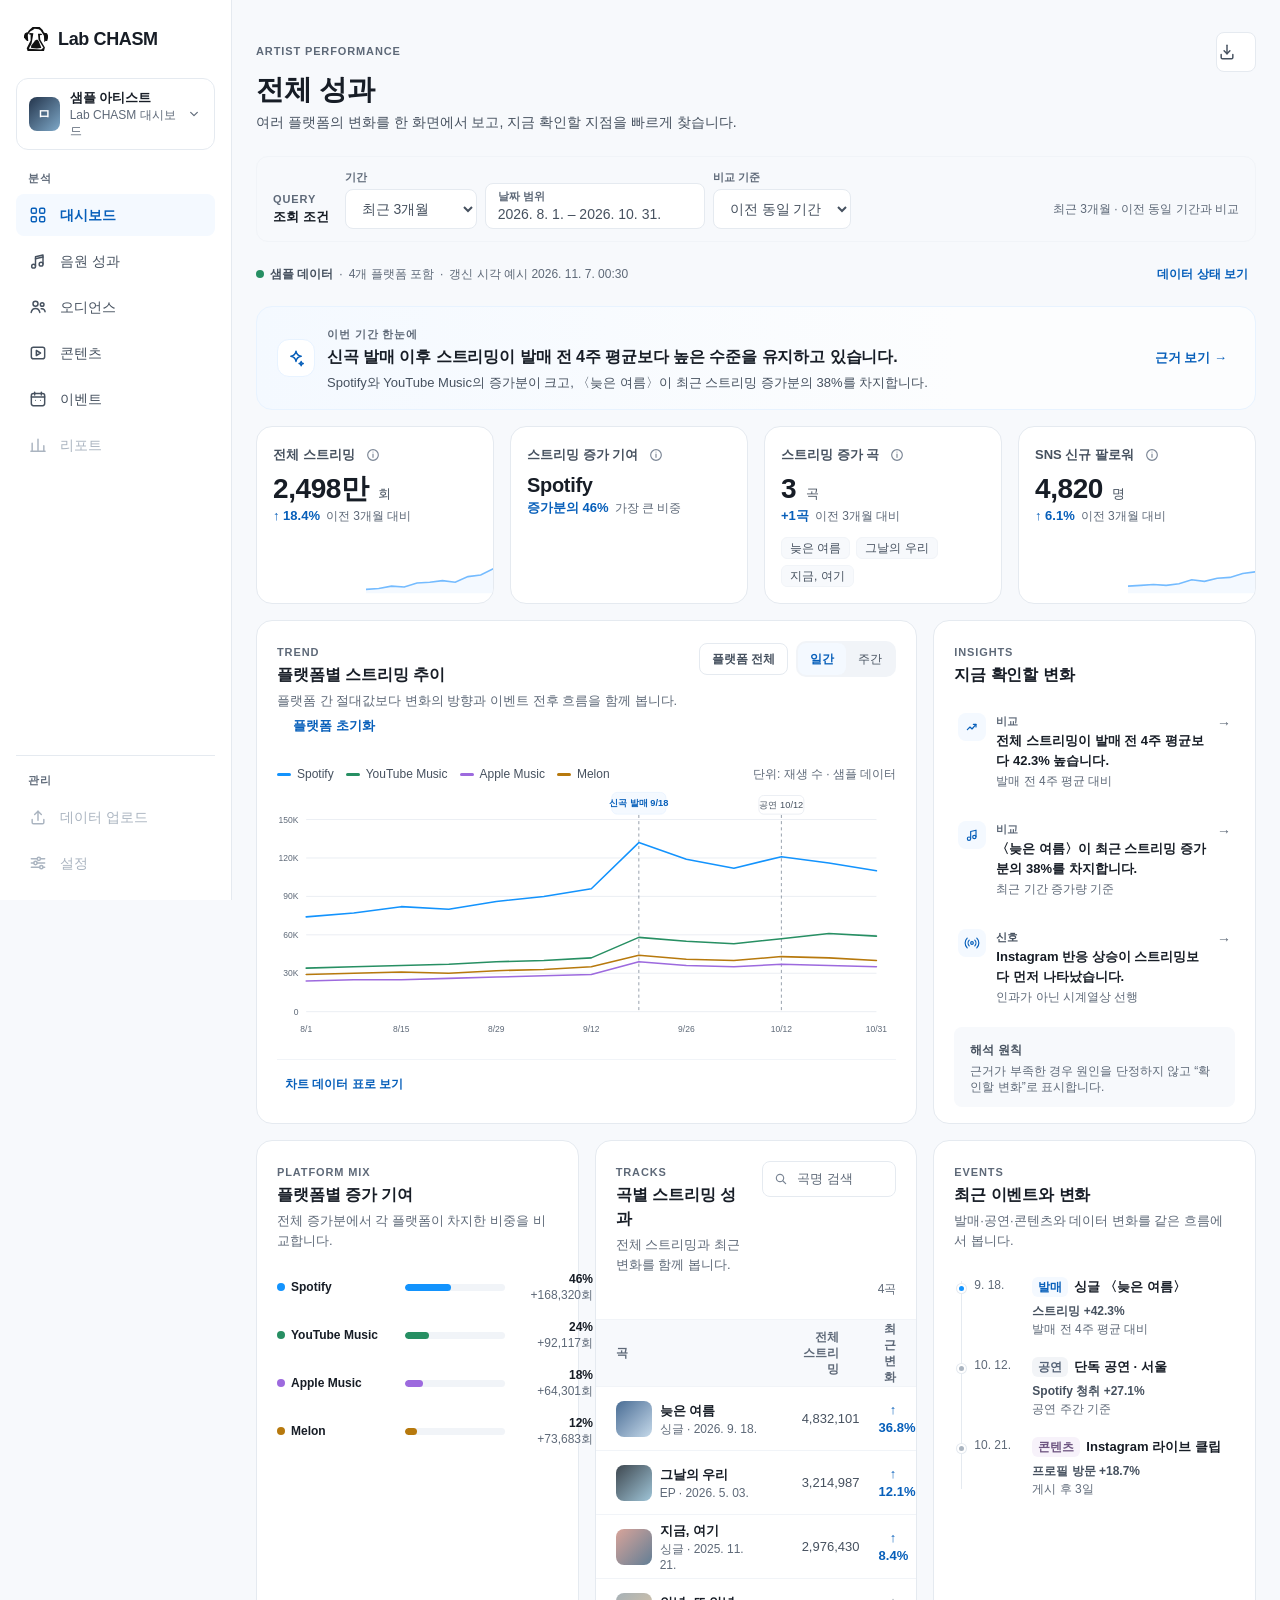
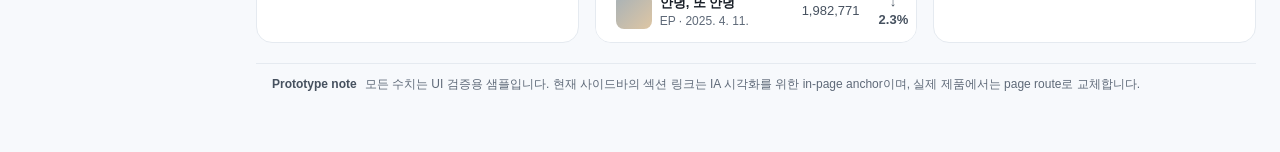
<file: index.html>
<!doctype html>
<html lang="ko">
<head>
  <meta charset="utf-8" />
  <meta name="viewport" content="width=device-width, initial-scale=1" />
  <meta http-equiv="refresh" content="0; url=./prototype/dashboard-sample/" />
  <title>Lab CHASM 대시보드</title>
  <script>
    window.location.replace("./prototype/dashboard-sample/");
  </script>
</head>
<body>
  <p><a href="./prototype/dashboard-sample/">Lab CHASM 대시보드 열기</a></p>
</body>
</html>
</file>
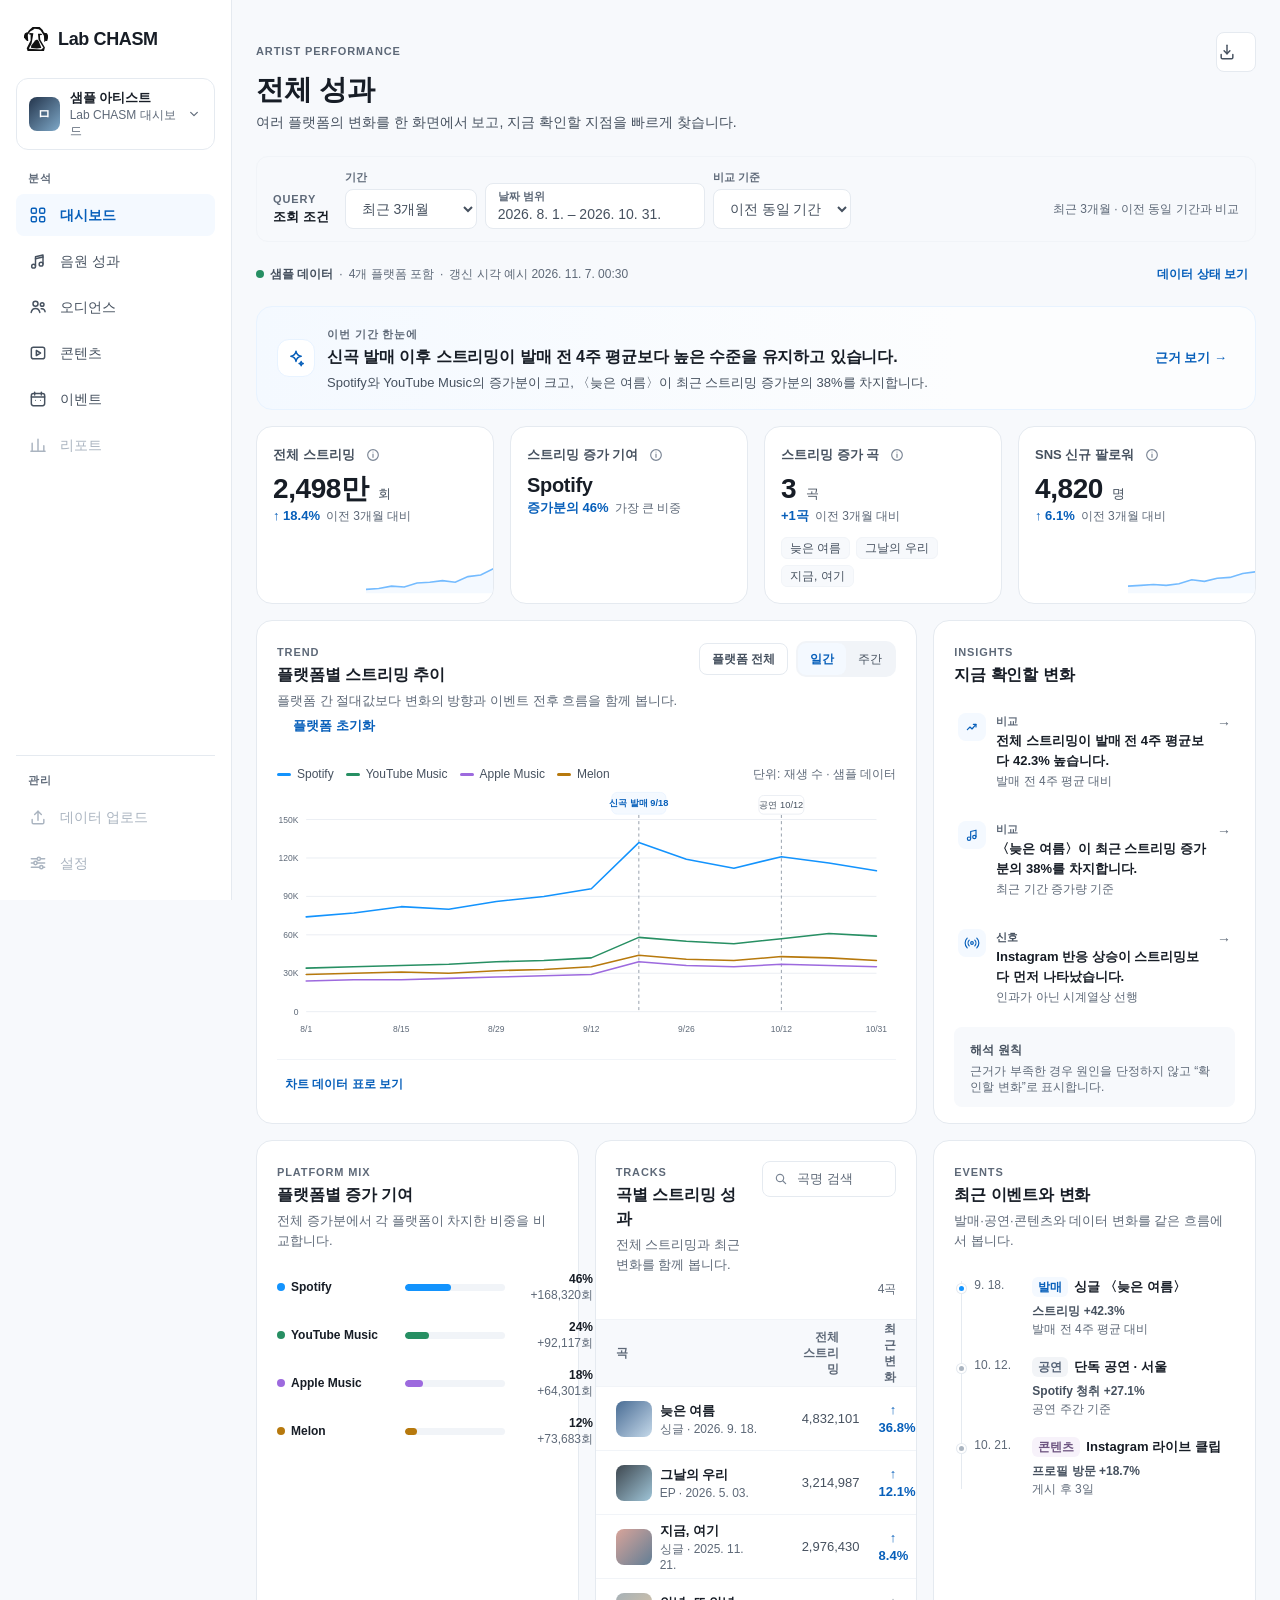
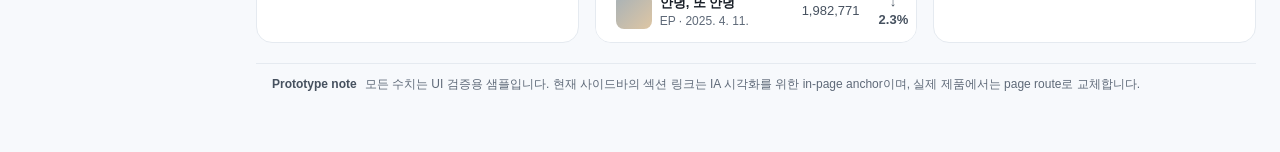
<file: prototype/dashboard-sample/index.html>
<!doctype html>
<html lang="ko">
<head>
  <meta charset="utf-8" />
  <meta name="viewport" content="width=device-width, initial-scale=1" />
  <title>Lab CHASM 대시보드</title>
  <link rel="stylesheet" href="./styles.css" />
</head>
<body>
  <a class="skip-link" href="#mainContent">본문으로 건너뛰기</a>
  <div class="app-shell">
    <aside class="sidebar">
      <div class="brand">
        <img class="brand-logo" src="../../assets/brand/chasm-logo.svg" alt="" aria-hidden="true" />
        <span>Lab CHASM</span>
        <button class="mobile-nav-toggle" id="mobileNavToggle" type="button" aria-label="주요 메뉴 열기" aria-expanded="false" aria-controls="sidebarNavigation">
          <svg class="ui-icon" viewBox="0 0 24 24" aria-hidden="true"><path d="M5 7h14M5 12h14M5 17h14"/></svg>
        </button>
      </div>

      <button class="artist-switcher" id="artistContextButton" type="button" aria-label="아티스트 선택: 샘플 아티스트" aria-expanded="false" aria-controls="artistContextPanel">
        <span class="artist-avatar">ㅁ</span>
        <span class="artist-switcher__copy">
          <strong>샘플 아티스트</strong>
          <small>Lab CHASM 대시보드</small>
        </span>
        <span class="chevron"><svg class="ui-icon ui-icon--sm" viewBox="0 0 24 24" aria-hidden="true"><path d="m7 9.5 5 5 5-5"/></svg></span>
      </button>
      <div class="artist-context-panel" id="artistContextPanel" hidden>
        <span class="section-kicker">ARTIST CONTEXT</span>
        <strong>샘플 아티스트</strong>
        <p>아티스트 전환은 전체 분석 대상이 바뀌는 Context 변경입니다. 실제 데이터 라우팅 연결 후 다른 아티스트 선택을 활성화합니다.</p>
      </div>

      <nav class="nav" id="sidebarNavigation" aria-label="주요 메뉴">
        <span class="nav-group-label">분석</span>
        <a class="nav-item is-active" href="#overview" aria-label="대시보드" aria-current="page">
          <span class="nav-icon"><svg class="ui-icon" viewBox="0 0 24 24" aria-hidden="true"><rect x="4" y="4" width="6" height="6" rx="1.5"/><rect x="14" y="4" width="6" height="6" rx="1.5"/><rect x="4" y="14" width="6" height="6" rx="1.5"/><rect x="14" y="14" width="6" height="6" rx="1.5"/></svg></span><span>대시보드</span>
        </a>
        <a class="nav-item" href="#music" aria-label="음원 성과">
          <span class="nav-icon"><svg class="ui-icon" viewBox="0 0 24 24" aria-hidden="true"><path d="M9 18V6.8l9-2.1v10.9"/><path d="M9 9.4l9-2.1"/><circle cx="6.7" cy="18.2" r="2.3"/><circle cx="15.7" cy="15.8" r="2.3"/></svg></span><span>음원 성과</span>
        </a>
        <a class="nav-item" href="#audience" aria-label="오디언스">
          <span class="nav-icon"><svg class="ui-icon" viewBox="0 0 24 24" aria-hidden="true"><circle cx="9" cy="8" r="3"/><path d="M3.8 18.5c.7-3 2.5-4.7 5.2-4.7s4.5 1.7 5.2 4.7"/><circle cx="17" cy="9" r="2.2"/><path d="M15.8 14.1c2.6-.4 4.2 1 4.7 3.5"/></svg></span><span>오디언스</span>
        </a>
        <a class="nav-item" href="#content" aria-label="콘텐츠">
          <span class="nav-icon"><svg class="ui-icon" viewBox="0 0 24 24" aria-hidden="true"><rect x="4" y="5" width="16" height="14" rx="2.5"/><path d="m10 9 5 3-5 3Z"/></svg></span><span>콘텐츠</span>
        </a>
        <a class="nav-item" href="#events" aria-label="이벤트">
          <span class="nav-icon"><svg class="ui-icon" viewBox="0 0 24 24" aria-hidden="true"><rect x="4" y="5.5" width="16" height="14.5" rx="2.5"/><path d="M8 3.8v3.4M16 3.8v3.4M4 9.5h16"/><circle cx="9" cy="13.5" r=".7" fill="currentColor" stroke="none"/><circle cx="15" cy="13.5" r=".7" fill="currentColor" stroke="none"/></svg></span><span>이벤트</span>
        </a>
        <span class="nav-item is-disabled" role="link" aria-disabled="true" aria-label="리포트, 프로토타입에서 미구현">
          <span class="nav-icon"><svg class="ui-icon" viewBox="0 0 24 24" aria-hidden="true"><path d="M5 19V10M12 19V5M19 19v-6"/><path d="M3.5 19.5h17"/></svg></span><span>리포트</span>
        </span>
      </nav>

      <div class="sidebar-bottom">
        <span class="nav-group-label">관리</span>
        <span class="nav-item is-disabled" role="link" aria-disabled="true" aria-label="데이터 업로드, 프로토타입에서 미구현"><span class="nav-icon"><svg class="ui-icon" viewBox="0 0 24 24" aria-hidden="true"><path d="M12 16V5"/><path d="m8 9 4-4 4 4"/><path d="M5 15v3.5A1.5 1.5 0 0 0 6.5 20h11a1.5 1.5 0 0 0 1.5-1.5V15"/></svg></span><span>데이터 업로드</span></span>
        <span class="nav-item is-disabled" role="link" aria-disabled="true" aria-label="설정, 프로토타입에서 미구현"><span class="nav-icon"><svg class="ui-icon" viewBox="0 0 24 24" aria-hidden="true"><path d="M4 7h7M15 7h5M4 12h3M11 12h9M4 17h10M18 17h2"/><circle cx="13" cy="7" r="2"/><circle cx="9" cy="12" r="2"/><circle cx="16" cy="17" r="2"/></svg></span><span>설정</span></span>
      </div>
    </aside>

    <main class="main" id="mainContent" tabindex="-1">
      <header class="page-header" id="overview">
        <div>
          <p class="eyebrow">ARTIST PERFORMANCE</p>
          <h1>전체 성과</h1>
          <p class="page-description">여러 플랫폼의 변화를 한 화면에서 보고, 지금 확인할 지점을 빠르게 찾습니다.</p>
        </div>
        <div class="header-actions">
          <button class="icon-button" id="exportDemoButton" type="button" aria-label="내보내기 피드백 예시"><svg class="ui-icon" viewBox="0 0 24 24" aria-hidden="true"><path d="M12 4v10"/><path d="m8.5 10.5 3.5 3.5 3.5-3.5"/><path d="M5 15v3.5A1.5 1.5 0 0 0 6.5 20h11a1.5 1.5 0 0 0 1.5-1.5V15"/></svg></button>
        </div>
      </header>

      <section class="query-bar" aria-label="조회 조건">
        <div class="query-bar__label">
          <span class="section-kicker">QUERY</span>
          <strong>조회 조건</strong>
        </div>

        <div class="query-bar__controls">
          <label class="query-field">
            <span class="query-field__label">기간</span>
            <select id="periodSelect">
              <option value="90">최근 3개월</option>
              <option value="30">최근 30일</option>
              <option value="custom">사용자 지정</option>
            </select>
          </label>

          <details class="query-date" id="dateRangeControl">
            <summary>
              <span class="query-field__label">날짜 범위</span>
              <span id="dateRangeSummary">2026. 8. 1. – 10. 31.</span>
            </summary>
            <div class="query-popover">
              <div class="query-date-grid">
                <label class="query-field">
                  <span class="query-field__label">시작일</span>
                  <input id="dateStart" type="date" value="2026-08-01" />
                </label>
                <label class="query-field">
                  <span class="query-field__label">종료일</span>
                  <input id="dateEnd" type="date" value="2026-10-31" />
                </label>
              </div>
              <p class="query-error" id="dateRangeError" role="alert" hidden></p>
              <div class="query-popover__actions">
                <button class="button button--secondary button--compact" id="dateCancelButton" type="button">취소</button>
                <button class="button button--primary button--compact" id="dateApplyButton" type="button">날짜 적용</button>
              </div>
            </div>
          </details>

          <label class="query-field">
            <span class="query-field__label">비교 기준</span>
            <select id="comparisonSelect">
              <option value="previous">이전 동일 기간</option>
              <option value="none">비교 안 함</option>
            </select>
          </label>
        </div>

        <div class="query-bar__summary">
          <span id="queryContextSummary">최근 3개월 · 이전 동일 기간과 비교</span>
          <button class="text-action query-reset" id="queryResetButton" type="button" hidden>조회 조건 초기화</button>
        </div>
      </section>

      <div class="data-health-bar" aria-label="샘플 데이터 상태">
        <div class="data-health-bar__summary">
          <span class="data-state-dot is-fresh" aria-hidden="true"></span>
          <span><strong>샘플 데이터</strong></span>
          <span aria-hidden="true">·</span>
          <span>4개 플랫폼 포함</span>
          <span aria-hidden="true">·</span>
          <span>갱신 시각 예시 2026. 11. 7. 00:30</span>
        </div>
        <details class="data-health-details">
          <summary>데이터 상태 보기</summary>
          <div class="data-health-panel">
            <p class="data-health-panel__note">아래 상태와 시각은 실제 연동값이 아닌 디자인 시스템 검증용 예시입니다.</p>
            <dl class="data-source-list">
              <div class="data-source-row">
                <dt><span class="data-state-dot is-fresh" aria-hidden="true"></span>Spotify</dt>
                <dd><span>최신</span><time datetime="2026-11-07T00:30:00+09:00">00:30</time></dd>
              </div>
              <div class="data-source-row">
                <dt><span class="data-state-dot is-fresh" aria-hidden="true"></span>YouTube Music</dt>
                <dd><span>최신</span><time datetime="2026-11-07T00:28:00+09:00">00:28</time></dd>
              </div>
              <div class="data-source-row">
                <dt><span class="data-state-dot is-fresh" aria-hidden="true"></span>Apple Music</dt>
                <dd><span>최신</span><time datetime="2026-11-07T00:26:00+09:00">00:26</time></dd>
              </div>
              <div class="data-source-row">
                <dt><span class="data-state-dot is-fresh" aria-hidden="true"></span>Melon</dt>
                <dd><span>최신</span><time datetime="2026-11-07T00:24:00+09:00">00:24</time></dd>
              </div>
            </dl>
          </div>
        </details>
      </div>

      <section class="summary-banner" aria-labelledby="summaryTitle">
        <div class="summary-banner__icon" aria-hidden="true"><svg class="ui-icon" viewBox="0 0 24 24" aria-hidden="true"><path d="M12 3.8c.6 3.8 2.4 5.6 6.2 6.2-3.8.6-5.6 2.4-6.2 6.2-.6-3.8-2.4-5.6-6.2-6.2 3.8-.6 5.6-2.4 6.2-6.2Z"/><path d="M18.2 16.2c.2 1.5 1 2.3 2.5 2.5-1.5.2-2.3 1-2.5 2.5-.2-1.5-1-2.3-2.5-2.5 1.5-.2 2.3-1 2.5-2.5Z"/></svg></div>
        <div class="summary-banner__copy">
          <span class="section-kicker">이번 기간 한눈에</span>
          <h2 id="summaryTitle">신곡 발매 이후 스트리밍이 발매 전 4주 평균보다 높은 수준을 유지하고 있습니다.</h2>
          <p>Spotify와 YouTube Music의 증가분이 크고, 〈늦은 여름〉이 최근 스트리밍 증가분의 38%를 차지합니다.</p>
        </div>
        <button class="text-action" id="summaryEvidenceButton" type="button">근거 보기 <span aria-hidden="true">→</span></button>
      </section>

      <section class="kpi-grid" aria-label="핵심 성과">
        <article class="kpi-card">
          <div class="kpi-card__head">
            <span>전체 스트리밍</span>
            <button class="info" type="button" aria-label="전체 스트리밍 지표 설명" aria-describedby="help-total-streams" data-tip="합산 가능한 DSP의 재생 수만 포함한 샘플 지표입니다."><svg class="ui-icon" viewBox="0 0 24 24" aria-hidden="true"><circle cx="12" cy="12" r="8"/><path d="M12 10.5v5"/><circle cx="12" cy="7.5" r=".8" fill="currentColor" stroke="none"/></svg></button>
          </div>
          <div class="kpi-card__value">2,498만 <small>회</small></div>
          <div class="metric-context" data-global-comparison><span class="delta neutral-up">↑ 18.4%</span><span data-period-comparison-label>이전 3개월 대비</span></div>
          <svg class="sparkline" viewBox="0 0 160 36" role="img" aria-label="전체 스트리밍 상승 추이">
            <path class="spark-area" d="M0 31 L16 30 L32 27 L48 28 L64 23 L80 22 L96 20 L112 22 L128 15 L144 13 L160 5 L160 36 L0 36 Z"></path>
            <path class="spark-line" d="M0 31 L16 30 L32 27 L48 28 L64 23 L80 22 L96 20 L112 22 L128 15 L144 13 L160 5"></path>
          </svg>
        <span class="sr-only" id="help-total-streams">합산 가능한 DSP의 재생 수만 포함한 샘플 지표입니다.</span>
        </article>

        <article class="kpi-card">
          <div class="kpi-card__head"><span>스트리밍 증가 기여</span><button class="info" type="button" aria-label="스트리밍 증가 기여 지표 설명" aria-describedby="help-platform-contribution" data-tip="전체 증가량에서 각 플랫폼이 차지한 비중을 비교합니다."><svg class="ui-icon" viewBox="0 0 24 24" aria-hidden="true"><circle cx="12" cy="12" r="8"/><path d="M12 10.5v5"/><circle cx="12" cy="7.5" r=".8" fill="currentColor" stroke="none"/></svg></button></div>
          <div class="kpi-card__value text-value">Spotify</div>
          <div class="metric-context"><span class="delta neutral-up">증가분의 46%</span><span>가장 큰 비중</span></div>
          <div class="platform-mini">
            <span style="--w:46%"></span><span style="--w:24%"></span><span style="--w:18%"></span><span style="--w:12%"></span>
          </div>
        <span class="sr-only" id="help-platform-contribution">전체 증가량에서 각 플랫폼이 차지한 비중을 비교합니다.</span>
        </article>

        <article class="kpi-card">
          <div class="kpi-card__head"><span>스트리밍 증가 곡</span><button class="info" type="button" aria-label="스트리밍 증가 곡 지표 설명" aria-describedby="help-increasing-tracks" data-tip="최근 기간 스트리밍이 이전 기간보다 증가한 곡입니다."><svg class="ui-icon" viewBox="0 0 24 24" aria-hidden="true"><circle cx="12" cy="12" r="8"/><path d="M12 10.5v5"/><circle cx="12" cy="7.5" r=".8" fill="currentColor" stroke="none"/></svg></button></div>
          <div class="kpi-card__value">3 <small>곡</small></div>
          <div class="metric-context" data-global-comparison><span class="delta neutral-up">+1곡</span><span data-period-comparison-label>이전 기간 대비</span></div>
          <div class="mini-track-list"><span>늦은 여름</span><span>그날의 우리</span><span>지금, 여기</span></div>
        <span class="sr-only" id="help-increasing-tracks">최근 기간 스트리밍이 이전 기간보다 증가한 곡입니다.</span>
        </article>

        <article class="kpi-card">
          <div class="kpi-card__head"><span>SNS 신규 팔로워</span><button class="info" type="button" aria-label="SNS 신규 팔로워 지표 설명" aria-describedby="help-social-followers" data-tip="YouTube와 Instagram 신규 팔로워의 샘플 합산입니다."><svg class="ui-icon" viewBox="0 0 24 24" aria-hidden="true"><circle cx="12" cy="12" r="8"/><path d="M12 10.5v5"/><circle cx="12" cy="7.5" r=".8" fill="currentColor" stroke="none"/></svg></button></div>
          <div class="kpi-card__value">4,820 <small>명</small></div>
          <div class="metric-context" data-global-comparison><span class="delta neutral-up">↑ 6.1%</span><span data-period-comparison-label>이전 3개월 대비</span></div>
          <svg class="sparkline" viewBox="0 0 160 36" role="img" aria-label="SNS 신규 팔로워 추이">
            <path class="spark-area" d="M0 27 L16 26 L32 25 L48 26 L64 24 L80 19 L96 21 L112 17 L128 16 L144 11 L160 9 L160 36 L0 36 Z"></path>
            <path class="spark-line" d="M0 27 L16 26 L32 25 L48 26 L64 24 L80 19 L96 21 L112 17 L128 16 L144 11 L160 9"></path>
          </svg>
          <span class="sr-only" id="help-social-followers">YouTube와 Instagram 신규 팔로워의 샘플 합산입니다.</span>
        </article>
      </section>

      <section class="primary-grid">
        <article class="card chart-card" id="music">
          <div class="card-header">
            <div>
              <span class="section-kicker">TREND</span>
              <h2 id="musicTitle" class="focus-target" tabindex="-1">플랫폼별 스트리밍 추이</h2>
              <p>플랫폼 간 절대값보다 변화의 방향과 이벤트 전후 흐름을 함께 봅니다.</p>
            </div>
            <div class="chart-controls">
              <details class="filter-menu" id="platformFilter">
                <summary id="platformFilterSummary">플랫폼 전체</summary>
                <div class="filter-popover">
                  <fieldset>
                    <legend>플랫폼</legend>
                    <label class="filter-option"><input type="checkbox" data-platform-key="spotify" checked /> <span>Spotify</span></label>
                    <label class="filter-option"><input type="checkbox" data-platform-key="youtube" checked /> <span>YouTube Music</span></label>
                    <label class="filter-option"><input type="checkbox" data-platform-key="apple" checked /> <span>Apple Music</span></label>
                    <label class="filter-option"><input type="checkbox" data-platform-key="melon" checked /> <span>Melon</span></label>
                  </fieldset>
                  <p class="filter-error" id="platformFilterError" role="alert" hidden>최소 1개 플랫폼을 선택하세요.</p>
                  <div class="filter-popover__actions">
                    <button class="button button--tertiary button--compact" id="platformDraftReset" type="button">플랫폼 초기화</button>
                    <button class="button button--primary button--compact" id="platformApply" type="button">적용</button>
                  </div>
                </div>
              </details>

              <div class="segmented" role="group" aria-label="집계 단위">
                <button class="is-selected" type="button" data-granularity="day" aria-pressed="true">일간</button>
                <button type="button" data-granularity="week" aria-pressed="false">주간</button>
              </div>
            </div>
          </div>

          <div class="chart-filter-summary" id="chartFilterSummary" hidden>
            <div class="filter-chip-list" id="platformFilterChips" aria-label="적용된 플랫폼 필터"></div>
            <button class="text-action" id="platformFilterReset" type="button">플랫폼 초기화</button>
          </div>

          <div class="chart-meta-row">
            <div class="legend" id="legend"></div>
            <div class="chart-note">단위: 재생 수 · 샘플 데이터</div>
          </div>

          <div class="chart-wrap">
            <p class="sr-only" id="trendChartSummary">9월 18일 신곡 발매 직후 모든 플랫폼의 스트리밍이 증가했고, Spotify의 증가폭이 가장 큽니다.</p>
            <svg id="trendChart" class="trend-chart" viewBox="0 0 820 330" role="img" aria-label="플랫폼별 스트리밍 추이 차트" aria-describedby="trendChartSummary"></svg>
          </div>

          <details class="chart-data-details">
            <summary>차트 데이터 표로 보기</summary>
            <div class="table-shell">
              <table class="data-table compact-table chart-data-table">
                <caption class="sr-only">플랫폼별 스트리밍 추이 차트 데이터</caption>
                <thead>
                  <tr id="trendDataHead"></tr>
                </thead>
                <tbody id="trendDataBody"></tbody>
              </table>
            </div>
          </details>
        </article>

        <aside class="card insight-panel" aria-labelledby="insightTitle">
          <div class="card-header compact">
            <div>
              <span class="section-kicker">INSIGHTS</span>
              <h2 id="insightTitle">지금 확인할 변화</h2>
            </div>
          </div>

          <button class="insight-item" type="button" data-link-target="release" aria-label="발매 전후 스트리밍 변화 근거 보기">
            <span class="insight-icon" aria-hidden="true"><svg class="ui-icon" viewBox="0 0 24 24" aria-hidden="true"><path d="m5 16 4-4 3 3 6-7"/><path d="M14 8h4v4"/></svg></span>
            <span class="insight-copy">
              <span class="insight-kind">비교</span>
              <strong>전체 스트리밍이 발매 전 4주 평균보다 42.3% 높습니다.</strong>
              <small>발매 전 4주 평균 대비</small>
            </span>
            <span class="arrow">→</span>
          </button>

          <button class="insight-item" type="button" data-link-target="late-summer" aria-label="늦은 여름 스트리밍 증가 기여 근거 보기">
            <span class="insight-icon" aria-hidden="true"><svg class="ui-icon" viewBox="0 0 24 24" aria-hidden="true"><path d="M10 17V6.8l8-2v9.8"/><circle cx="7.5" cy="17.5" r="2.5"/><circle cx="15.5" cy="15" r="2.5"/></svg></span>
            <span class="insight-copy">
              <span class="insight-kind">비교</span>
              <strong>〈늦은 여름〉이 최근 스트리밍 증가분의 38%를 차지합니다.</strong>
              <small>최근 기간 증가량 기준</small>
            </span>
            <span class="arrow">→</span>
          </button>

          <button class="insight-item" type="button" data-link-target="trend" aria-label="Instagram 선행 신호 근거 보기">
            <span class="insight-icon" aria-hidden="true"><svg class="ui-icon" viewBox="0 0 24 24" aria-hidden="true"><circle cx="12" cy="12" r="2"/><path d="M7.8 7.8a6 6 0 0 0 0 8.4M16.2 7.8a6 6 0 0 1 0 8.4"/><path d="M4.8 4.8a10 10 0 0 0 0 14.4M19.2 4.8a10 10 0 0 1 0 14.4"/></svg></span>
            <span class="insight-copy">
              <span class="insight-kind insight-kind--signal">신호</span>
              <strong>Instagram 반응 상승이 스트리밍보다 먼저 나타났습니다.</strong>
              <small>인과가 아닌 시계열상 선행</small>
            </span>
            <span class="arrow">→</span>
          </button>

          <div class="insight-footnote">
            <strong>해석 원칙</strong>
            <p>근거가 부족한 경우 원인을 단정하지 않고 “확인할 변화”로 표시합니다.</p>
          </div>
        </aside>
      </section>

      <section class="secondary-grid">
        <article class="card" id="audience">
          <div class="card-header">
            <div>
              <span class="section-kicker">PLATFORM MIX</span>
              <h2>플랫폼별 증가 기여</h2>
              <p>전체 증가분에서 각 플랫폼이 차지한 비중을 비교합니다.</p>
            </div>
          </div>
          <div class="contribution-list">
            <div class="contribution-row">
              <div class="platform-label"><span class="dot spotify"></span><strong>Spotify</strong></div>
              <div class="bar-track"><span class="bar-fill blue" style="width:46%"></span></div>
              <div class="bar-value"><strong>46%</strong><small>+168,320회</small></div>
            </div>
            <div class="contribution-row">
              <div class="platform-label"><span class="dot youtube"></span><strong>YouTube Music</strong></div>
              <div class="bar-track"><span class="bar-fill teal" style="width:24%"></span></div>
              <div class="bar-value"><strong>24%</strong><small>+92,117회</small></div>
            </div>
            <div class="contribution-row">
              <div class="platform-label"><span class="dot apple"></span><strong>Apple Music</strong></div>
              <div class="bar-track"><span class="bar-fill purple" style="width:18%"></span></div>
              <div class="bar-value"><strong>18%</strong><small>+64,301회</small></div>
            </div>
            <div class="contribution-row">
              <div class="platform-label"><span class="dot melon"></span><strong>Melon</strong></div>
              <div class="bar-track"><span class="bar-fill amber" style="width:12%"></span></div>
              <div class="bar-value"><strong>12%</strong><small>+73,683회</small></div>
            </div>
          </div>
        </article>

        <article class="card track-card" id="content">
          <div class="card-header">
            <div>
              <span class="section-kicker">TRACKS</span>
              <h2>곡별 스트리밍 성과</h2>
              <p>전체 스트리밍과 최근 변화를 함께 봅니다.</p>
            </div>
            <div class="track-search">
              <label class="sr-only" for="trackSearchInput">곡명 검색</label>
              <svg class="ui-icon ui-icon--sm track-search__icon" viewBox="0 0 24 24" aria-hidden="true"><circle cx="10.5" cy="10.5" r="5.5"/><path d="m15 15 4 4"/></svg>
              <input id="trackSearchInput" type="search" placeholder="곡명 검색" autocomplete="off" />
              <button class="track-search__clear" id="trackSearchClear" type="button" aria-label="곡명 검색어 지우기" hidden><svg class="ui-icon ui-icon--sm" viewBox="0 0 24 24" aria-hidden="true"><path d="m7 7 10 10M17 7 7 17"/></svg></button>
            </div>
          </div>

          <div class="table-toolbar-meta">
            <span id="trackSearchCount">4곡</span>
            <span class="sr-only" id="trackSearchStatus" role="status" aria-live="polite" aria-atomic="true"></span>
          </div>

          <div class="table-shell">
            <table class="data-table resource-table">
              <caption class="sr-only">곡별 스트리밍 성과</caption>
              <colgroup>
                <col class="resource-col" />
                <col class="metric-col" />
                <col class="delta-col" data-global-comparison />
              </colgroup>
              <thead>
                <tr>
                  <th scope="col">곡</th>
                  <th scope="col" class="cell-number">전체 스트리밍</th>
                  <th scope="col" class="cell-delta" data-priority="2" data-global-comparison>최근 변화</th>
                </tr>
              </thead>
              <tbody>
                <tr id="track-late-summer" class="focus-target" tabindex="-1" data-track-name="늦은 여름">
                  <td>
                    <div class="track-name">
                      <span class="cover c1" aria-hidden="true"></span>
                      <span><strong>늦은 여름</strong><small>싱글 · 2026. 9. 18.</small></span>
                    </div>
                  </td>
                  <td class="numeric cell-number">4,832,101</td>
                  <td class="delta neutral-up cell-delta" data-priority="2" data-global-comparison>↑ 36.8%</td>
                </tr>
                <tr data-track-name="그날의 우리">
                  <td>
                    <div class="track-name">
                      <span class="cover c2" aria-hidden="true"></span>
                      <span><strong>그날의 우리</strong><small>EP · 2026. 5. 03.</small></span>
                    </div>
                  </td>
                  <td class="numeric cell-number">3,214,987</td>
                  <td class="delta neutral-up cell-delta" data-priority="2" data-global-comparison>↑ 12.1%</td>
                </tr>
                <tr data-track-name="지금, 여기">
                  <td>
                    <div class="track-name">
                      <span class="cover c3" aria-hidden="true"></span>
                      <span><strong>지금, 여기</strong><small>싱글 · 2025. 11. 21.</small></span>
                    </div>
                  </td>
                  <td class="numeric cell-number">2,976,430</td>
                  <td class="delta neutral-up cell-delta" data-priority="2" data-global-comparison>↑ 8.4%</td>
                </tr>
                <tr data-track-name="안녕, 또 안녕">
                  <td>
                    <div class="track-name">
                      <span class="cover c4" aria-hidden="true"></span>
                      <span><strong>안녕, 또 안녕</strong><small>EP · 2025. 4. 11.</small></span>
                    </div>
                  </td>
                  <td class="numeric cell-number">1,982,771</td>
                  <td class="delta cell-delta" data-priority="2" data-global-comparison>↓ 2.3%</td>
                </tr>
                <tr id="trackSearchEmpty" hidden>
                  <td colspan="3">
                    <div class="table-empty-inline">
                      <strong>검색어와 일치하는 곡이 없습니다.</strong>
                      <span>검색어를 바꿔보세요.</span>
                    </div>
                  </td>
                </tr>
              </tbody>
            </table>
          </div>
        </article>

        <article class="card event-card" id="events">
          <div class="card-header">
            <div>
              <span class="section-kicker">EVENTS</span>
              <h2>최근 이벤트와 변화</h2>
              <p>발매·공연·콘텐츠와 데이터 변화를 같은 흐름에서 봅니다.</p>
            </div>
          </div>

          <div class="timeline">
            <div class="timeline-item">
              <span class="timeline-dot blue-dot"></span>
              <div class="timeline-date">9. 18.</div>
              <div class="timeline-main"><span class="event-tag release">발매</span><strong>싱글 〈늦은 여름〉</strong></div>
              <div class="timeline-result"><strong>스트리밍 +42.3%</strong><small>발매 전 4주 평균 대비</small></div>
            </div>
            <div class="timeline-item">
              <span class="timeline-dot"></span>
              <div class="timeline-date">10. 12.</div>
              <div class="timeline-main"><span class="event-tag concert">공연</span><strong>단독 공연 · 서울</strong></div>
              <div class="timeline-result"><strong>Spotify 청취 +27.1%</strong><small>공연 주간 기준</small></div>
            </div>
            <div class="timeline-item">
              <span class="timeline-dot"></span>
              <div class="timeline-date">10. 21.</div>
              <div class="timeline-main"><span class="event-tag content">콘텐츠</span><strong>Instagram 라이브 클립</strong></div>
              <div class="timeline-result"><strong>프로필 방문 +18.7%</strong><small>게시 후 3일</small></div>
            </div>
          </div>
        </article>
      </section>

      <footer class="prototype-note">
        <strong>Prototype note</strong>
        <span>모든 수치는 UI 검증용 샘플입니다. 현재 사이드바의 섹션 링크는 IA 시각화를 위한 in-page anchor이며, 실제 제품에서는 page route로 교체합니다.</span>
      </footer>
    </main>
  </div>

  <div class="tooltip" id="tooltip" aria-hidden="true"></div>
  <div class="toast-region" id="toastRegion" aria-label="알림"></div>
  <div class="sr-only" id="statusAnnouncer" role="status" aria-live="polite" aria-atomic="true"></div>
  <script src="./app.js"></script>
</body>
</html>
</file>
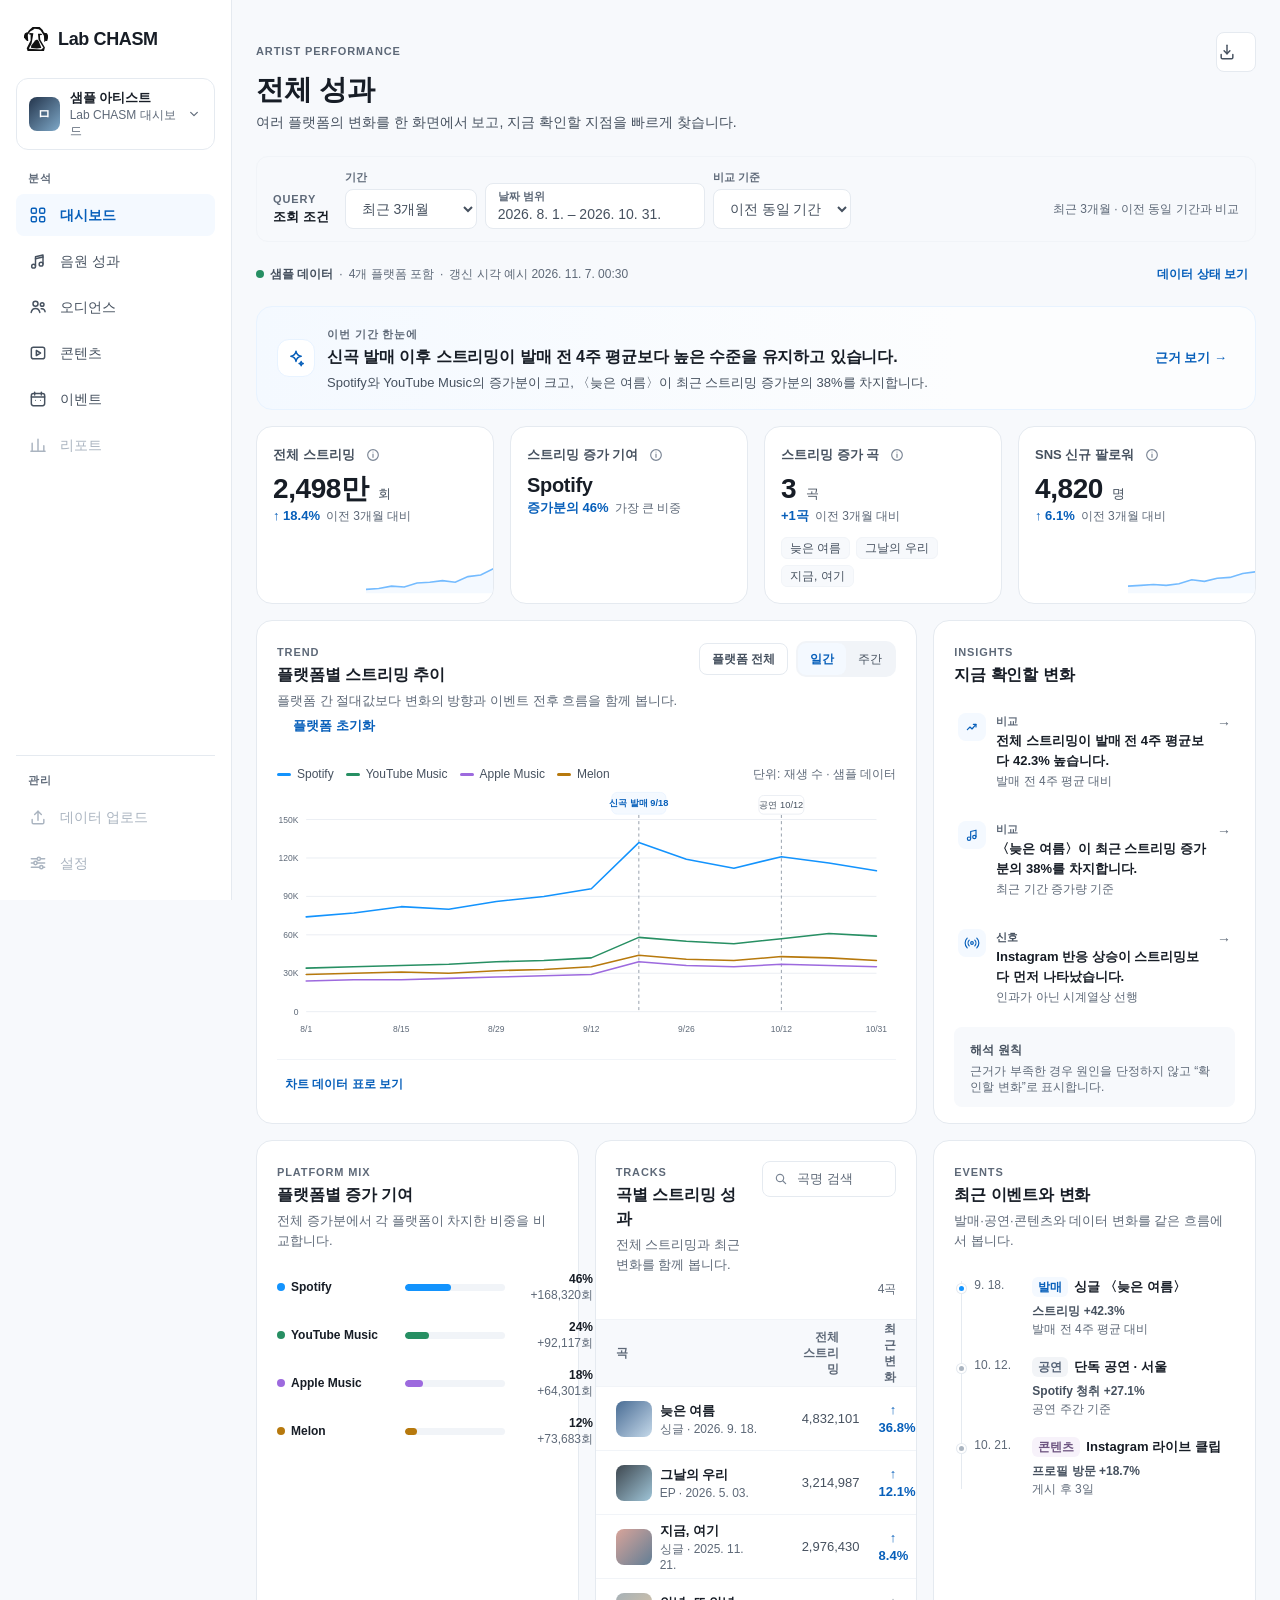
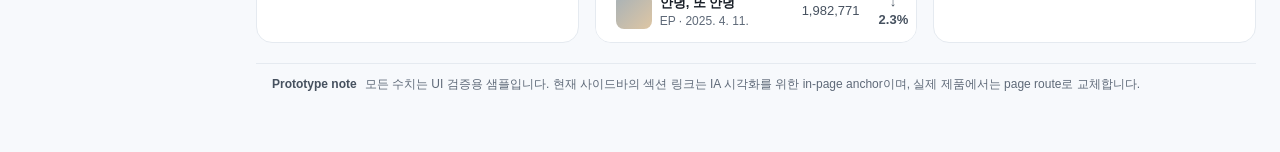
<file: prototype/dashboard-sample/preview.html>
<!doctype html>
<html lang="ko">
<head>
  <meta charset="utf-8" />
  <meta name="viewport" content="width=device-width, initial-scale=1" />
  <title>Lab CHASM 대시보드</title>
  <style>
:root {
  --blue-50: #F4F9FF;
  --blue-100: #E8F3FF;
  --blue-200: #CFE7FF;
  --blue-300: #A7D4FF;
  --blue-400: #6DB8FF;
  --blue-500: #1393FD;
  --blue-600: #0B78DB;
  --blue-700: #075FBA;
  --blue-800: #0A4D93;
  --blue-900: #0E3F74;
  --blue-950: #09284C;

  --neutral-0: #FFFFFF;
  --neutral-25: #FCFDFE;
  --neutral-50: #F7F9FC;
  --neutral-100: #F1F4F8;
  --neutral-200: #E5EAF0;
  --neutral-300: #D5DCE5;
  --neutral-400: #AAB4C0;
  --neutral-500: #7C8796;
  --neutral-600: #5E6978;
  --neutral-700: #46515F;
  --neutral-800: #2E3743;
  --neutral-900: #171D26;
  --neutral-950: #0D1117;

  --viz-blue: #1393FD;
  --viz-teal: #278F63;
  --viz-purple: #9D6ADE;
  --viz-coral: #E5484D;
  --viz-amber: #B7790D;
  --viz-slate: #5C6F8A;

  --surface-canvas: var(--neutral-50);
  --surface-default: var(--neutral-0);
  --surface-subtle: var(--neutral-50);
  --surface-inset: var(--neutral-100);
  --surface-floating: var(--neutral-0);

  --border-subtle: var(--neutral-100);
  --border-default: var(--neutral-200);
  --border-strong: var(--neutral-300);
  --focus-ring-color: var(--blue-700);
  --focus-ring-width: 2px;
  --focus-ring-offset: 2px;

  --control-bg-default: var(--surface-default);
  --control-bg-hover: var(--surface-subtle);
  --control-bg-pressed: var(--surface-inset);
  --control-bg-disabled: var(--neutral-50);
  --control-fg-default: var(--neutral-700);
  --control-fg-disabled: var(--neutral-400);
  --control-border-default: var(--neutral-200);
  --control-border-hover: var(--neutral-300);
  --control-border-disabled: var(--neutral-100);

  --control-selected-bg: var(--blue-50);
  --control-selected-bg-pressed: var(--blue-100);
  --control-selected-fg: var(--blue-700);
  --control-selected-border: var(--blue-200);

  --button-primary-fg: var(--neutral-0);
  --button-primary-bg: var(--blue-700);
  --button-primary-bg-hover: var(--blue-800);
  --button-primary-bg-pressed: var(--blue-900);

  --fg-primary: var(--neutral-900);
  --fg-secondary: var(--neutral-700);
  --fg-tertiary: var(--neutral-600);
  --fg-brand: var(--blue-700);

  --space-0: 0;
  --space-0_5: 2px;
  --space-1: 4px;
  --space-1_5: 6px;
  --space-2: 8px;
  --space-2_5: 10px;
  --space-3: 12px;
  --space-4: 16px;
  --space-5: 20px;
  --space-6: 24px;
  --space-8: 32px;
  --space-10: 40px;
  --space-12: 48px;

  --radius-0: 0;
  --radius-1: 4px;
  --radius-1_5: 6px;
  --radius-2: 8px;
  --radius-2_5: 10px;
  --radius-3: 12px;
  --radius-4: 16px;
  --radius-full: 9999px;

  --radius-card: var(--radius-4);
  --radius-control: var(--radius-2);
  --radius-control-group: var(--radius-2_5);
  --radius-container-sm: var(--radius-3);
  --radius-tag: var(--radius-1_5);

  --inset-tag-block: var(--space-0_5);
  --inset-tag-inline: var(--space-1_5);
  --inset-chip-inline: var(--space-2_5);
  --inset-tooltip-block: var(--space-2);
  --inset-tooltip-inline: var(--space-2_5);
  --inset-row-block: var(--space-2_5);
  --inset-row-inline: var(--space-3);
  --inset-notice-block: var(--space-3);
  --inset-notice-inline: var(--space-4);
  --inset-panel: var(--space-4);
  --inset-card-compact: var(--space-4);
  --inset-card-standard: var(--space-5);
  --inset-state-spacious: var(--space-6);

  --card-padding: var(--inset-card-standard);
  --card-padding-compact: var(--inset-card-compact);

  --layout-gutter: var(--space-4);
  --layout-content-max: 1440px;
  --layout-page-padding: var(--space-8);
  --sidebar-width-full: 232px;
  --sidebar-width-rail: 72px;
  --sidebar-width: var(--sidebar-width-full);

  --font-family-base:
    "Pretendard Variable",
    Pretendard,
    -apple-system,
    BlinkMacSystemFont,
    "Apple SD Gothic Neo",
    "Segoe UI",
    Roboto,
    "Noto Sans KR",
    sans-serif;

  --type-page-title-size: 28px;
  --type-page-title-line: 36px;
  --type-section-title-size: 20px;
  --type-section-title-line: 28px;
  --type-card-title-size: 16px;
  --type-card-title-line: 24px;
  --type-body-size: 14px;
  --type-body-line: 20px;
  --type-supporting-size: 13px;
  --type-supporting-line: 20px;
  --type-label-size: 13px;
  --type-label-line: 18px;
  --type-meta-size: 12px;
  --type-meta-line: 16px;
  --type-kicker-size: 11px;
  --type-kicker-line: 16px;

  --type-data-hero-size: 32px;
  --type-data-hero-line: 40px;
  --type-data-kpi-size: 28px;
  --type-data-kpi-line: 36px;
  --type-data-medium-size: 20px;
  --type-data-medium-line: 28px;
  --type-data-small-size: 14px;
  --type-data-small-line: 20px;
  --type-data-delta-size: 13px;
  --type-data-delta-line: 18px;

  --shadow-none: none;
  --shadow-low: 0 1px 4px rgba(0, 0, 0, .08);
  --shadow-mid: 0 2px 10px rgba(0, 0, 0, .10);
  --shadow-high: 0 4px 16px rgba(0, 0, 0, .12);

  --chart-grid-major: var(--neutral-200);
  --chart-grid-minor: var(--neutral-100);
  --chart-axis-line: var(--neutral-300);
  --chart-axis-text: var(--neutral-600);
  --chart-reference: var(--neutral-500);

  --chart-line-standard: 2px;
  --chart-line-emphasis: 2.75px;
  --chart-line-muted: 1.5px;

  --chart-marker-small: 4px;
  --chart-marker-hit-target: 20px;

  --chart-opacity-muted: .32;
  --chart-opacity-area: .12;

  --table-header-height: 40px;
  --table-row-compact: 40px;
  --table-row-standard: 48px;
  --table-row-rich: 64px;
  --table-cell-padding-x: 16px;
  --table-cell-padding-rich-x: 20px;
  --table-header-bg: var(--surface-subtle);
  --table-row-bg: var(--surface-default);
  --table-row-hover: var(--surface-subtle);
  --table-divider: var(--border-subtle);
  --table-artwork-size: 36px;

  --insight-observation-bg: transparent;
  --insight-signal-bg: var(--surface-subtle);
  --insight-interpretation-bg: #F8F6FA;
  --insight-action-bg: var(--blue-50);
  --insight-evidence-border: var(--border-default);
  --insight-link-color: var(--blue-700);

  --annotation-event-bg: var(--surface-default);
  --annotation-event-border: var(--border-default);
  --annotation-selected-bg: var(--blue-50);
  --annotation-selected-border: var(--blue-200);

  --icon-size-xs: 12px;
  --icon-size-sm: 16px;
  --icon-size-md: 20px;
  --icon-size-lg: 24px;
  --icon-size-xl: 32px;
  --icon-stroke-default: 1.75;
  --icon-fg-default: var(--neutral-600);
  --icon-fg-strong: var(--neutral-700);
  --icon-fg-muted: var(--neutral-500);
  --icon-fg-selected: var(--blue-700);

  --a11y-target-min: 24px;

  --query-control-min: 40px;
  --query-local-control-min: 32px;

  --data-state-fresh: #278F63;
  --data-state-info: var(--blue-700);
  --data-state-attention: #8A5D00;
  --data-state-attention-bg: #FFF8E6;
  --data-state-critical: #B42318;
  --data-state-critical-bg: #FFF4F2;
  --data-state-neutral-bg: var(--surface-subtle);

  --feedback-info: var(--blue-700);
  --feedback-info-bg: var(--blue-50);
  --feedback-success: #278F63;
  --feedback-success-bg: #F0FAF5;
  --feedback-warning: #8A5D00;
  --feedback-warning-fg: #6A4B16;
  --feedback-warning-bg: #FFF8E6;
  --feedback-error: #B42318;
  --feedback-error-fg: #7A271A;
  --feedback-error-bg: #FFF4F2;

  --event-concert-fg: #546276;
  --event-concert-bg: #F2F4F7;
  --event-content-fg: #6D5480;
  --event-content-bg: #F7F2FA;
}

* { box-sizing: border-box; }

html { scroll-behavior: smooth; }

body {
  margin: 0;
  color: var(--fg-primary);
  background: var(--surface-canvas);
  font-family: var(--font-family-base);
  font-size: var(--type-body-size);
  line-height: var(--type-body-line);
  letter-spacing: 0;
}

button, select { font: inherit; }
button { color: inherit; }
button, a { -webkit-tap-highlight-color: transparent; }

:where(
  button,
  select,
  a,
  [tabindex]:not([tabindex="-1"])
):focus-visible {
  outline: var(--focus-ring-width) solid var(--focus-ring-color);
  outline-offset: var(--focus-ring-offset);
}

:where(button, select):disabled {
  cursor: not-allowed;
}

:where(button, select):disabled,
:where(button, select)[aria-disabled="true"] {
  color: var(--control-fg-disabled);
}

.sr-only {
  position: absolute;
  width: 1px; height: 1px;
  padding: 0; margin: -1px;
  overflow: hidden; clip: rect(0, 0, 0, 0);
  white-space: nowrap; border: 0;
}

.skip-link {
  position: fixed;
  top: var(--space-3);
  left: var(--space-3);
  z-index: 1000;
  padding: var(--space-2) var(--space-3);
  color: var(--neutral-0);
  background: var(--neutral-900);
  border-radius: var(--radius-control);
  transform: translateY(-160%);
}

.skip-link:focus {
  transform: translateY(0);
  outline: var(--focus-ring-width) solid var(--focus-ring-color);
  outline-offset: var(--focus-ring-offset);
}

.focus-target:focus {
  outline: var(--focus-ring-width) solid var(--focus-ring-color);
  outline-offset: var(--focus-ring-offset);
  border-radius: var(--radius-1);
}

.ui-icon {
  width: var(--icon-size-md);
  height: var(--icon-size-md);
  display: block;
  flex: 0 0 auto;
  fill: none;
  stroke: currentColor;
  stroke-width: var(--icon-stroke-default);
  stroke-linecap: round;
  stroke-linejoin: round;
}

.ui-icon--xs { width: var(--icon-size-xs); height: var(--icon-size-xs); }
.ui-icon--sm { width: var(--icon-size-sm); height: var(--icon-size-sm); }
.ui-icon--lg { width: var(--icon-size-lg); height: var(--icon-size-lg); }
.ui-icon--xl { width: var(--icon-size-xl); height: var(--icon-size-xl); }

.icon-text {
  display: inline-flex;
  align-items: center;
  gap: var(--space-2);
}

.icon-muted { color: var(--icon-fg-muted); }
.icon-default { color: var(--icon-fg-default); }
.icon-strong { color: var(--icon-fg-strong); }
.icon-selected { color: var(--icon-fg-selected); }

.app-shell {
  min-height: 100vh;
  display: grid;
  grid-template-columns: var(--sidebar-width) minmax(0, 1fr);
}

.sidebar {
  position: sticky;
  top: 0;
  height: 100vh;
  display: flex;
  flex-direction: column;
  padding: var(--space-5) var(--space-4) var(--space-4);
  background: rgba(255,255,255,.94);
  border-right: 1px solid var(--border-default);
  backdrop-filter: blur(12px);
  z-index: 20;
}

.brand {
  display: flex;
  align-items: center;
  gap: var(--space-2_5);
  min-height: 38px;
  padding: 0 var(--space-2);
  font-size: 18px;
  font-weight: 800;
  letter-spacing: -.02em;
}

.brand-logo {
  width: 24px;
  height: 24px;
  display: block;
  flex: 0 0 auto;
}

.mobile-nav-toggle {
  width: 40px;
  height: 40px;
  margin-left: auto;
  padding: 0;
  display: none;
  place-items: center;
  color: var(--icon-fg-default);
  background: transparent;
  border: 1px solid transparent;
  border-radius: var(--radius-control);
  cursor: pointer;
}

.mobile-nav-toggle:hover {
  background: var(--control-bg-hover);
}

.nav-group-label {
  padding: var(--space-1) var(--space-3);
  color: var(--fg-tertiary);
  font-size: var(--type-kicker-size);
  line-height: var(--type-kicker-line);
  font-weight: 700;
  letter-spacing: .06em;
  text-transform: uppercase;
}

.artist-switcher {
  position: relative;
  width: 100%;
  margin: var(--space-5) 0 var(--space-4);
  padding: var(--space-2_5) var(--space-3);
  display: flex;
  align-items: center;
  gap: var(--space-2_5);
  text-align: left;
  background: var(--surface-default);
  border: 1px solid var(--border-default);
  border-radius: var(--radius-container-sm);
  cursor: pointer;
}
.artist-switcher:hover {
  background: var(--control-bg-hover);
  border-color: var(--control-border-hover);
}
.artist-switcher:active {
  background: var(--control-bg-pressed);
}

.artist-switcher[aria-expanded="true"] {
  margin-bottom: var(--space-1);
}

.artist-context-panel {
  margin: 0 0 var(--space-4);
  padding: var(--space-3);
  display: grid;
  gap: var(--space-1);
  color: var(--fg-secondary);
  background: var(--surface-subtle);
  border: 1px solid var(--border-subtle);
  border-radius: var(--radius-container-sm);
}

.artist-context-panel[hidden] {
  display: none;
}

.artist-context-panel strong {
  font-size: var(--type-supporting-size);
  line-height: var(--type-supporting-line);
}

.artist-context-panel p {
  margin: 0;
  color: var(--fg-tertiary);
  font-size: var(--type-meta-size);
  line-height: var(--type-meta-line);
}
/* Prototype artwork: placeholder imagery is intentionally not part of the UI color-token contract. */
.artist-avatar {
  width: 34px; height: 34px;
  display: grid; place-items: center;
  color: var(--neutral-0);
  background: linear-gradient(135deg, #24354c, #7ea8c8);
  border-radius: var(--radius-control);
  font-weight: 700;
}
.artist-switcher__copy { min-width: 0; display: grid; }
.artist-switcher__copy strong {
  font-size: var(--type-label-size);
  line-height: var(--type-label-line);
  font-weight: 600;
}
.artist-switcher__copy small {
  color: var(--fg-tertiary);
  font-size: var(--type-meta-size);
  line-height: var(--type-meta-line);
}
.chevron {
  margin-left: auto;
  display: grid;
  place-items: center;
  color: var(--icon-fg-default);
}

.nav { display: grid; gap: var(--space-1); }
.nav-item {
  position: relative;
  min-height: 42px;
  padding: 0 var(--space-3);
  display: flex;
  align-items: center;
  gap: var(--space-2_5);
  color: var(--fg-secondary);
  text-decoration: none;
  border-radius: var(--radius-control);
  font-weight: 550;
}
.nav-item:hover {
  background: var(--control-bg-hover);
  color: var(--fg-primary);
}
.nav-item:active {
  background: var(--control-bg-pressed);
}
.nav-item.is-active {
  color: var(--control-selected-fg);
  background: var(--control-selected-bg);
  font-weight: 650;
}

.nav-item.is-disabled {
  color: var(--control-fg-disabled);
  cursor: default;
}

.nav-item.is-disabled:hover,
.nav-item.is-disabled:active {
  color: var(--control-fg-disabled);
  background: transparent;
}

.nav-item.is-disabled .nav-icon {
  color: var(--neutral-400);
}
.nav-icon {
  width: 22px;
  text-align: center;
  font-size: 16px;
}
.sidebar-bottom {
  margin-top: auto;
  padding-top: var(--space-3);
  border-top: 1px solid var(--border-default);
  display: grid;
  gap: var(--space-1);
}

.main {
  width: 100%;
  max-width: calc(var(--layout-content-max) + (var(--layout-page-padding) * 2));
  margin: 0 auto;
  padding: var(--space-8) var(--layout-page-padding) var(--space-12);
}

.page-header {
  display: flex;
  justify-content: space-between;
  gap: var(--space-6);
  align-items: flex-start;
  margin-bottom: var(--space-6);
}
.eyebrow, .section-kicker {
  display: inline-block;
  color: var(--fg-tertiary);
  font-size: var(--type-kicker-size);
  line-height: var(--type-kicker-line);
  font-weight: 700;
  letter-spacing: .08em;
}
.page-header h1 {
  margin: var(--space-0_5) 0 0;
  font-size: var(--type-page-title-size);
  line-height: var(--type-page-title-line);
  font-weight: 700;
  letter-spacing: -.01em;
}
.page-description {
  margin: var(--space-1) 0 0;
  color: var(--fg-secondary);
  font-size: var(--type-body-size);
  line-height: var(--type-body-line);
}
.header-actions {
  display: flex;
  align-items: center;
  gap: var(--space-2);
}
.select-control select,
.date-control,
.icon-button {
  min-height: 40px;
  padding: 0 var(--space-3);
  color: var(--control-fg-default);
  background: var(--control-bg-default);
  border: 1px solid var(--control-border-default);
  border-radius: var(--radius-control);
  cursor: pointer;
}
.select-control select { min-width: 122px; }
.icon-button { width: 40px; padding: 0; }
.select-control select:hover,
.date-control:hover,
.icon-button:hover {
  background: var(--control-bg-hover);
  border-color: var(--control-border-hover);
}

.select-control select:active,
.date-control:active,
.icon-button:active {
  background: var(--control-bg-pressed);
}

.select-control select:disabled,
.date-control:disabled,
.icon-button:disabled {
  color: var(--control-fg-disabled);
  background: var(--control-bg-disabled);
  border-color: var(--control-border-disabled);
}



.query-bar {
  margin-bottom: var(--space-4);
  padding: var(--space-3) var(--space-4);
  display: grid;
  grid-template-columns: auto minmax(0, 1fr) auto;
  gap: var(--space-3) var(--space-4);
  align-items: end;
  background: var(--surface-subtle);
  border: 1px solid var(--border-subtle);
  border-radius: var(--radius-container-sm);
}

.query-bar__label {
  min-height: var(--query-control-min);
  display: grid;
  align-content: center;
}

.query-bar__label strong {
  color: var(--fg-primary);
  font-size: var(--type-supporting-size);
  line-height: var(--type-supporting-line);
}

.query-bar__controls {
  min-width: 0;
  display: flex;
  flex-wrap: wrap;
  gap: var(--space-2);
  align-items: end;
}

.query-field {
  min-width: 0;
  display: grid;
  gap: var(--space-1);
}

.query-field__label {
  color: var(--fg-tertiary);
  font-size: 11px;
  line-height: 16px;
  font-weight: 650;
}

.query-field select,
.query-field input,
.query-date > summary {
  min-height: var(--query-control-min);
  color: var(--control-fg-default);
  background: var(--control-bg-default);
  border: 1px solid var(--control-border-default);
  border-radius: var(--radius-control);
  font: inherit;
}

.query-field select,
.query-field input {
  min-width: 132px;
  padding: 0 var(--space-3);
}

.query-field input[type="date"] {
  min-width: 154px;
}

.query-field select:hover,
.query-field input:hover,
.query-date > summary:hover {
  background: var(--control-bg-hover);
  border-color: var(--control-border-hover);
}

.query-date {
  min-width: 220px;
}

.query-date > summary {
  padding: var(--space-1) var(--space-3);
  display: grid;
  align-content: center;
  gap: 0;
  cursor: pointer;
  list-style: none;
}

.query-date > summary::-webkit-details-marker,
.filter-menu > summary::-webkit-details-marker {
  display: none;
}

.query-date[open] > summary,
.filter-menu[open] > summary {
  border-color: var(--control-border-hover);
}

.query-popover,
.filter-popover {
  margin-top: var(--space-2);
  padding: var(--inset-panel);
  display: grid;
  gap: var(--space-3);
  background: var(--surface-default);
  border: 1px solid var(--border-default);
  border-radius: var(--radius-container-sm);
  box-shadow: var(--shadow-low);
}

.query-date-grid {
  display: grid;
  grid-template-columns: repeat(2, minmax(0, 1fr));
  gap: var(--space-2);
}

.query-popover__actions,
.filter-popover__actions {
  padding-top: var(--space-1);
  display: flex;
  justify-content: flex-end;
  flex-wrap: wrap;
  gap: var(--space-2);
}

.query-error,
.filter-error {
  margin: 0;
  color: var(--data-state-critical);
  font-size: var(--type-meta-size);
  line-height: var(--type-meta-line);
}

.query-bar__summary {
  min-height: var(--query-control-min);
  display: flex;
  align-items: center;
  justify-content: flex-end;
  flex-wrap: wrap;
  gap: var(--space-2);
  color: var(--fg-tertiary);
  font-size: var(--type-meta-size);
  line-height: var(--type-meta-line);
}

.query-reset {
  min-height: 32px;
}

.comparison-off [data-global-comparison] {
  display: none !important;
}

.comparison-off .resource-table .delta-col {
  width: 0;
}

.chart-controls {
  display: flex;
  align-items: center;
  flex-wrap: wrap;
  justify-content: flex-end;
  gap: var(--space-2);
}

.filter-menu {
  position: relative;
}

.filter-menu > summary {
  min-height: var(--query-local-control-min);
  padding: 0 var(--space-3);
  display: inline-flex;
  align-items: center;
  color: var(--control-fg-default);
  background: var(--control-bg-default);
  border: 1px solid var(--control-border-default);
  border-radius: var(--radius-control);
  font-size: var(--type-meta-size);
  line-height: var(--type-meta-line);
  font-weight: 600;
  cursor: pointer;
  list-style: none;
}

.filter-menu > summary:hover {
  background: var(--control-bg-hover);
  border-color: var(--control-border-hover);
}

.filter-popover {
  min-width: 230px;
}

.filter-popover fieldset {
  min-width: 0;
  margin: 0;
  padding: 0;
  display: grid;
  gap: var(--space-2);
  border: 0;
}

.filter-popover legend {
  margin-bottom: var(--space-1);
  color: var(--fg-primary);
  font-size: var(--type-supporting-size);
  line-height: var(--type-supporting-line);
  font-weight: 650;
}

.filter-option {
  min-height: 32px;
  display: flex;
  align-items: center;
  gap: var(--space-2);
  color: var(--fg-secondary);
  font-size: var(--type-supporting-size);
  line-height: var(--type-supporting-line);
  cursor: pointer;
}

.filter-option input {
  width: 18px;
  height: 18px;
  accent-color: var(--blue-700);
}

.chart-filter-summary {
  padding: 0 var(--card-padding) var(--space-1);
  display: flex;
  align-items: center;
  flex-wrap: wrap;
  gap: var(--space-2);
}

.filter-chip-list {
  display: flex;
  align-items: center;
  flex-wrap: wrap;
  gap: var(--space-1_5);
}

.filter-chip {
  min-height: 28px;
  padding: 0 var(--space-1) 0 var(--inset-chip-inline);
  display: inline-flex;
  align-items: center;
  gap: var(--space-1);
  color: var(--control-selected-fg);
  background: var(--control-selected-bg);
  border: 1px solid var(--control-selected-border);
  border-radius: var(--radius-full);
  font-size: var(--type-meta-size);
  line-height: var(--type-meta-line);
  font-weight: 600;
}

.filter-chip button {
  width: var(--a11y-target-min);
  height: var(--a11y-target-min);
  padding: 0;
  display: inline-grid;
  place-items: center;
  color: inherit;
  background: transparent;
  border: 0;
  border-radius: var(--radius-full);
  font-size: 16px;
  cursor: pointer;
}

.filter-chip button:hover {
  background: var(--blue-100);
}

.track-search {
  width: min(240px, 100%);
  min-height: 36px;
  padding-left: var(--space-2_5);
  display: grid;
  grid-template-columns: auto minmax(0, 1fr) auto;
  gap: var(--space-2);
  align-items: center;
  color: var(--icon-fg-default);
  background: var(--control-bg-default);
  border: 1px solid var(--control-border-default);
  border-radius: var(--radius-control);
}

.track-search:focus-within {
  outline: var(--focus-ring-width) solid var(--focus-ring-color);
  outline-offset: var(--focus-ring-offset);
}

.track-search__icon {
  color: var(--icon-fg-muted);
}

.track-search input {
  min-width: 0;
  min-height: 34px;
  padding: 0;
  color: var(--fg-primary);
  background: transparent;
  border: 0;
  outline: 0;
  font: inherit;
  font-size: var(--type-supporting-size);
  line-height: var(--type-supporting-line);
}

.track-search input::placeholder {
  color: var(--fg-tertiary);
}

.track-search__clear {
  width: 32px;
  height: 32px;
  padding: 0;
  color: var(--icon-fg-default);
  background: transparent;
  border: 0;
  border-radius: var(--radius-control);
  font-size: 18px;
  cursor: pointer;
}

.track-search__clear:hover {
  background: var(--control-bg-hover);
}

.table-toolbar-meta {
  min-height: 28px;
  padding: 0 var(--card-padding);
  display: flex;
  justify-content: flex-end;
  align-items: center;
  color: var(--fg-tertiary);
  font-size: var(--type-meta-size);
  line-height: var(--type-meta-line);
}

.table-empty-inline {
  min-height: 120px;
  display: grid;
  align-content: center;
  justify-items: center;
  gap: var(--space-1);
  color: var(--fg-tertiary);
  text-align: center;
}

.table-empty-inline strong {
  color: var(--fg-primary);
  font-size: var(--type-supporting-size);
  line-height: var(--type-supporting-line);
}

.data-health-bar {
  margin-top: 0;
  margin-bottom: var(--space-4);
  display: flex;
  align-items: flex-start;
  justify-content: space-between;
  gap: var(--space-3);
  color: var(--fg-tertiary);
  font-size: var(--type-meta-size);
  line-height: var(--type-meta-line);
}

.data-health-bar__summary {
  min-height: 32px;
  display: flex;
  align-items: center;
  flex-wrap: wrap;
  gap: var(--space-1_5);
}

.data-health-bar__summary strong {
  color: var(--fg-secondary);
  font-weight: 600;
}

.data-state-dot {
  width: 8px;
  height: 8px;
  flex: 0 0 auto;
  border-radius: var(--radius-full);
  background: var(--neutral-500);
}

.data-state-dot.is-fresh { background: var(--data-state-fresh); }
.data-state-dot.is-info { background: var(--data-state-info); }
.data-state-dot.is-attention { background: var(--data-state-attention); }
.data-state-dot.is-critical { background: var(--data-state-critical); }

.data-health-details {
  position: relative;
  min-width: 0;
}

.data-health-details > summary {
  min-height: 32px;
  padding: 0 var(--space-2);
  display: inline-flex;
  align-items: center;
  color: var(--fg-brand);
  border-radius: var(--radius-control);
  font-weight: 650;
  cursor: pointer;
  list-style: none;
}

.data-health-details > summary::-webkit-details-marker {
  display: none;
}

.data-health-details > summary:hover {
  background: var(--control-bg-hover);
}

.data-health-panel {
  width: min(420px, calc(100vw - 32px));
  margin-top: var(--space-2);
  padding: var(--inset-panel);
  background: var(--surface-default);
  border: 1px solid var(--border-default);
  border-radius: var(--radius-container-sm);
  box-shadow: var(--shadow-low);
}

.data-health-panel__note {
  margin: 0 0 var(--space-3);
  color: var(--fg-tertiary);
  font-size: var(--type-meta-size);
  line-height: var(--type-meta-line);
}

.data-source-list {
  display: grid;
  gap: 0;
  margin: 0;
}

.data-source-row {
  min-height: 36px;
  display: grid;
  grid-template-columns: minmax(0, 1fr) auto;
  gap: var(--space-3);
  align-items: center;
  border-top: 1px solid var(--border-subtle);
}

.data-source-row:first-child {
  border-top: 0;
}

.data-source-row dt {
  min-width: 0;
  display: flex;
  align-items: center;
  gap: var(--space-2);
  color: var(--fg-primary);
  font-weight: 600;
}

.data-source-row dd {
  margin: 0;
  display: flex;
  align-items: center;
  gap: var(--space-2);
  color: var(--fg-tertiary);
  font-variant-numeric: tabular-nums;
}

.data-source-row dd > span {
  color: var(--fg-secondary);
}

.data-state-chip {
  min-height: 24px;
  padding: 0 var(--space-2);
  display: inline-flex;
  align-items: center;
  width: fit-content;
  border-radius: var(--radius-tag);
  color: var(--fg-secondary);
  background: var(--data-state-neutral-bg);
  font-size: 11px;
  line-height: 16px;
  font-weight: 650;
}

.data-state-chip.is-estimated {
  color: var(--data-state-info);
  background: var(--blue-50);
}

.data-state-chip.is-attention {
  color: var(--data-state-attention);
  background: var(--data-state-attention-bg);
}

.data-state-chip.is-critical {
  color: var(--data-state-critical);
  background: var(--data-state-critical-bg);
}

.data-state-notice {
  padding: var(--inset-notice-block) var(--inset-notice-inline);
  display: grid;
  gap: var(--space-1);
  border-radius: var(--radius-control);
  color: var(--fg-secondary);
  background: var(--surface-subtle);
  font-size: var(--type-meta-size);
  line-height: var(--type-meta-line);
}

.data-state-notice strong {
  color: var(--fg-primary);
  font-weight: 650;
}

.data-state-notice.is-attention {
  color: var(--feedback-warning-fg);
  background: var(--data-state-attention-bg);
}

.data-state-notice.is-critical {
  color: var(--feedback-error-fg);
  background: var(--data-state-critical-bg);
}

.data-state-empty {
  min-height: 180px;
  padding: var(--inset-state-spacious);
  display: grid;
  align-content: center;
  justify-items: start;
  gap: var(--space-2);
  color: var(--fg-secondary);
}

.data-state-empty strong {
  color: var(--fg-primary);
  font-size: var(--type-body-size);
  line-height: var(--type-body-line);
}

.data-state-empty p {
  max-width: 420px;
  margin: 0;
  font-size: var(--type-supporting-size);
  line-height: var(--type-supporting-line);
}

.skeleton-block {
  overflow: hidden;
  position: relative;
  background: var(--neutral-100);
  border-radius: var(--radius-1);
}

.skeleton-block::after {
  content: "";
  position: absolute;
  inset: 0;
  transform: translateX(-100%);
  background: linear-gradient(90deg, transparent, rgba(255,255,255,.72), transparent);
  animation: skeleton-wave 1.4s ease-in-out infinite;
}

@keyframes skeleton-wave {
  100% { transform: translateX(100%); }
}

.data-refreshing {
  display: inline-flex;
  align-items: center;
  gap: var(--space-1_5);
  color: var(--fg-tertiary);
}

.data-refreshing__spinner {
  width: 14px;
  height: 14px;
  border: 2px solid var(--neutral-300);
  border-top-color: var(--blue-700);
  border-radius: 50%;
  animation: state-spin .8s linear infinite;
}

@keyframes state-spin {
  to { transform: rotate(360deg); }
}

.summary-banner {
  display: grid;
  grid-template-columns: auto minmax(0,1fr) auto;
  gap: var(--space-3);
  align-items: center;
  padding: var(--space-4) var(--space-5);
  margin-bottom: var(--space-4);
  background: linear-gradient(90deg, var(--blue-50), var(--neutral-25) 70%);
  border: 1px solid var(--blue-100);
  border-radius: var(--radius-card);
}
.summary-banner__icon {
  width: 38px; height: 38px;
  display: grid; place-items: center;
  color: var(--blue-700);
  background: var(--neutral-0);
  border: 1px solid var(--blue-100);
  border-radius: var(--radius-container-sm);
  font-size: 18px;
}
.summary-banner h2 {
  margin: var(--space-0_5) 0 0;
  font-size: var(--type-card-title-size);
  line-height: var(--type-card-title-line);
  font-weight: 650;
  letter-spacing: -.005em;
}
.summary-banner p {
  margin: var(--space-1) 0 0;
  color: var(--fg-secondary);
  font-size: var(--type-supporting-size);
  line-height: var(--type-supporting-line);
}

.text-action {
  padding: var(--space-1_5) var(--space-2);
  color: var(--fg-brand);
  background: transparent;
  border: 0;
  font-size: var(--type-label-size);
  line-height: var(--type-label-line);
  font-weight: 650;
  cursor: pointer;
}
.text-action:hover {
  color: var(--blue-800);
  text-decoration: underline;
}
.text-action:active {
  color: var(--blue-900, var(--blue-800));
}
.text-action:disabled {
  color: var(--control-fg-disabled);
  text-decoration: none;
}


/* Shared action controls */
.button {
  min-height: 40px;
  padding: 0 var(--space-4);
  display: inline-flex;
  align-items: center;
  justify-content: center;
  gap: var(--space-2);
  border: 1px solid transparent;
  border-radius: var(--radius-control);
  font-size: var(--type-label-size);
  line-height: var(--type-label-line);
  font-weight: 650;
  cursor: pointer;
}

.button--compact {
  min-height: 32px;
  padding-inline: var(--space-3);
  font-size: var(--type-meta-size);
  line-height: var(--type-meta-line);
}

.button--primary {
  color: var(--button-primary-fg);
  background: var(--button-primary-bg);
  border-color: var(--button-primary-bg);
}

.button--primary:hover {
  background: var(--button-primary-bg-hover);
  border-color: var(--button-primary-bg-hover);
}

.button--primary:active {
  background: var(--button-primary-bg-pressed);
  border-color: var(--button-primary-bg-pressed);
}

.button--secondary {
  color: var(--control-fg-default);
  background: var(--control-bg-default);
  border-color: var(--control-border-default);
}

.button--secondary:hover {
  background: var(--control-bg-hover);
  border-color: var(--control-border-hover);
}

.button--secondary:active {
  background: var(--control-bg-pressed);
  border-color: var(--control-border-hover);
}

.button:disabled {
  color: var(--control-fg-disabled);
  background: var(--control-bg-disabled);
  border-color: var(--control-border-disabled);
}

.button--tertiary {
  min-height: 32px;
  padding-inline: var(--space-2);
  color: var(--fg-brand);
  background: transparent;
  border-color: transparent;
}

.button--tertiary:hover {
  color: var(--blue-800);
  background: var(--control-bg-hover);
}

.button--tertiary:active {
  background: var(--control-bg-pressed);
}

.button--danger {
  color: var(--neutral-0);
  background: var(--feedback-error);
  border-color: var(--feedback-error);
}

.button--danger:hover {
  background: var(--feedback-error-fg);
  border-color: var(--feedback-error-fg);
}

.button--danger:active {
  background: var(--neutral-900);
  border-color: var(--neutral-900);
}

/* Tabs */
.tabs {
  display: flex;
  align-items: flex-end;
  gap: var(--space-5);
  min-height: 40px;
  border-bottom: 1px solid var(--border-default);
}

.tab {
  position: relative;
  min-height: 40px;
  padding: 0 0 var(--space-2);
  display: inline-flex;
  align-items: center;
  color: var(--fg-secondary);
  background: transparent;
  border: 0;
  font-size: var(--type-label-size);
  line-height: var(--type-label-line);
  font-weight: 600;
  cursor: pointer;
}

.tab:hover {
  color: var(--fg-primary);
}

.tab[aria-selected="true"] {
  color: var(--fg-brand);
}

.tab[aria-selected="true"]::after {
  content: "";
  position: absolute;
  right: 0;
  bottom: -1px;
  left: 0;
  height: 2px;
  background: var(--blue-700);
  border-radius: var(--radius-full);
}

.tab:disabled {
  color: var(--control-fg-disabled);
}

/* Filter chips */
.filter-chip {
  min-height: 32px;
  padding: 0 var(--space-3);
  display: inline-flex;
  align-items: center;
  gap: var(--space-1_5);
  color: var(--control-fg-default);
  background: var(--control-bg-default);
  border: 1px solid var(--control-border-default);
  border-radius: var(--radius-control);
  font-size: var(--type-meta-size);
  line-height: var(--type-meta-line);
  font-weight: 600;
  cursor: pointer;
}

.filter-chip:hover {
  background: var(--control-bg-hover);
  border-color: var(--control-border-hover);
}

.filter-chip:active {
  background: var(--control-bg-pressed);
}

.filter-chip[aria-pressed="true"] {
  color: var(--control-selected-fg);
  background: var(--control-selected-bg);
  border-color: var(--control-selected-border);
}

.filter-chip[aria-pressed="true"]:active {
  background: var(--control-selected-bg-pressed);
}

.filter-chip:disabled {
  color: var(--control-fg-disabled);
  background: var(--control-bg-disabled);
  border-color: var(--control-border-disabled);
}

.kpi-grid,
.primary-grid,
.secondary-grid {
  display: grid;
  grid-template-columns: repeat(12, minmax(0, 1fr));
  gap: var(--layout-gutter);
}

.kpi-grid,
.primary-grid {
  margin-bottom: var(--layout-gutter);
}

.kpi-grid > .kpi-card {
  grid-column: span 3;
}
.kpi-card {
  position: relative;
  min-height: 164px;
  padding: var(--card-padding-compact);
  display: flex;
  flex-direction: column;
  overflow: hidden;
  background: var(--surface-default);
  border: 1px solid var(--border-default);
  border-radius: var(--radius-card);
  box-shadow: var(--shadow-none);
}
.kpi-card__head {
  display: flex;
  align-items: center;
  gap: var(--space-1_5);
  color: var(--fg-secondary);
  font-size: var(--type-label-size);
  line-height: var(--type-label-line);
  font-weight: 600;
}
.info {
  width: var(--a11y-target-min);
  height: var(--a11y-target-min);
  padding: 0;
  display: inline-grid;
  place-items: center;
  color: var(--icon-fg-muted);
  background: transparent;
  border: 0;
  border-radius: var(--radius-control);
  cursor: help;
}

.info .ui-icon {
  width: var(--icon-size-sm);
  height: var(--icon-size-sm);
}

.info:hover {
  color: var(--icon-fg-strong);
  background: var(--control-bg-hover);
}

.info:active {
  background: var(--control-bg-pressed);
}

.kpi-card__value {
  margin-top: var(--space-1);
  font-size: var(--type-data-kpi-size);
  line-height: var(--type-data-kpi-line);
  font-weight: 700;
  letter-spacing: -.015em;
  font-variant-numeric: tabular-nums;
}
.kpi-card__value small {
  margin-left: var(--space-0_5);
  color: var(--fg-secondary);
  font-size: var(--type-label-size);
  line-height: var(--type-label-line);
  font-weight: 550;
}
.kpi-card__value.text-value {
  font-size: var(--type-data-medium-size);
  line-height: var(--type-data-medium-line);
}
.metric-context {
  margin-top: 0;
  display: flex;
  align-items: center;
  gap: var(--space-1_5);
  color: var(--fg-tertiary);
  font-size: var(--type-meta-size);
  line-height: var(--type-data-delta-line);
}
.delta {
  color: var(--fg-secondary);
  font-size: var(--type-data-delta-size);
  line-height: var(--type-data-delta-line);
  font-weight: 650;
  font-variant-numeric: tabular-nums;
}
.delta.neutral-up { color: var(--fg-brand); }
.sparkline {
  position: absolute;
  right: 0; bottom: 0;
  width: 54%;
  height: 48px;
  opacity: .95;
}
.spark-area { fill: var(--blue-50); }
.spark-line { fill: none; stroke: var(--blue-400); stroke-width: 2; }
.platform-mini {
  margin-top: auto;
  padding-top: var(--space-3);
  display: flex;
  gap: var(--space-1);
  height: 7px;
}
.platform-mini span {
  width: var(--w);
  min-width: 6px;
  border-radius: var(--radius-full);
  background: var(--neutral-200);
}
.platform-mini span:nth-child(1) { background: var(--viz-blue); }
.platform-mini span:nth-child(2) { background: var(--viz-teal); }
.platform-mini span:nth-child(3) { background: var(--viz-purple); }
.platform-mini span:nth-child(4) { background: var(--viz-amber); }
.mini-track-list {
  margin-top: auto;
  padding-top: var(--space-3);
  display: flex;
  flex-wrap: wrap;
  gap: var(--space-1_5);
}
.mini-track-list span {
  padding: var(--space-0_5) var(--space-2);
  color: var(--fg-secondary);
  background: var(--neutral-50);
  border: 1px solid var(--border-subtle);
  border-radius: var(--radius-tag);
  font-size: var(--type-meta-size);
  line-height: var(--type-meta-line);
}

.card {
  background: var(--surface-default);
  border: 1px solid var(--border-default);
  border-radius: var(--radius-card);
  box-shadow: var(--shadow-none);
}
.card-header {
  padding: var(--card-padding) var(--card-padding) 0;
  display: flex;
  align-items: flex-start;
  justify-content: space-between;
  gap: var(--space-4);
}
.card-header.compact { padding-bottom: var(--space-1); }
.card-header h2 {
  margin: var(--space-0_5) 0 0;
  font-size: var(--type-card-title-size);
  line-height: var(--type-card-title-line);
  font-weight: 650;
  letter-spacing: -.005em;
}
.card-header p {
  margin: var(--space-1) 0 0;
  color: var(--fg-tertiary);
  font-size: var(--type-supporting-size);
  line-height: var(--type-supporting-line);
}

.chart-card {
  min-width: 0;
  grid-column: span 8;
}

.insight-panel {
  grid-column: span 4;
}
.segmented {
  display: flex;
  padding: var(--space-0_5);
  background: var(--surface-inset);
  border-radius: var(--radius-control-group);
}
.segmented button {
  min-width: 48px;
  min-height: 32px;
  padding: 0 var(--space-2_5);
  color: var(--fg-secondary);
  background: transparent;
  border: 0;
  border-radius: var(--radius-control);
  font-size: var(--type-meta-size);
  line-height: var(--type-meta-line);
  cursor: pointer;
}

.segmented button:hover {
  background: var(--control-bg-hover);
}

.segmented button:active {
  background: var(--control-bg-pressed);
}
.segmented button.is-selected {
  color: var(--control-selected-fg);
  background: var(--control-selected-bg);
  box-shadow: var(--shadow-none);
  font-weight: 650;
}

.segmented button.is-selected:hover {
  background: var(--control-selected-bg);
}

.segmented button.is-selected:active {
  background: var(--control-selected-bg-pressed);
}

.segmented button:disabled {
  color: var(--control-fg-disabled);
  background: transparent;
}

.chart-meta-row {
  min-height: 42px;
  padding: var(--space-4) var(--card-padding) 0;
  display: flex;
  align-items: center;
  justify-content: space-between;
  gap: var(--space-3);
}
.legend { display: flex; flex-wrap: wrap; gap: var(--space-3); }
.legend-item {
  display: flex;
  align-items: center;
  gap: var(--space-1_5);
  color: var(--fg-secondary);
  font-size: var(--type-meta-size);
  line-height: var(--type-meta-line);
}
.legend-line {
  width: 14px; height: 3px;
  border-radius: var(--radius-full);
  background: var(--legend-color);
}
.chart-note {
  color: var(--fg-tertiary);
  font-size: var(--type-meta-size);
  line-height: var(--type-meta-line);
}
.chart-wrap { padding: 0 var(--space-3) var(--space-4); }

.chart-data-details {
  margin: 0 var(--card-padding) var(--card-padding);
  border-top: 1px solid var(--border-subtle);
}

.chart-data-details > summary {
  width: fit-content;
  min-height: 32px;
  margin-top: var(--space-2);
  padding: 0 var(--space-2);
  display: flex;
  align-items: center;
  color: var(--fg-brand);
  border-radius: var(--radius-control);
  font-size: var(--type-meta-size);
  line-height: var(--type-meta-line);
  font-weight: 650;
  cursor: pointer;
}

.chart-data-details > summary:hover {
  background: var(--control-bg-hover);
}

.chart-data-details[open] > summary {
  margin-bottom: var(--space-2);
}

.chart-data-table {
  min-width: 560px;
}

.chart-data-table tbody th,
.chart-data-table tbody td {
  height: var(--table-row-compact);
}

.chart-data-table tbody th {
  padding-inline: var(--table-cell-padding-x);
  color: var(--fg-secondary);
  background: var(--table-row-bg);
  border-top: 1px solid var(--table-divider);
  text-align: left;
  font-weight: 500;
}
.trend-chart {
  width: 100%;
  height: auto;
  display: block;
  overflow: visible;
}
.chart-grid { stroke: var(--chart-grid-major); stroke-width: 1; }
.chart-axis-text {
  fill: var(--chart-axis-text);
  font-size: 11px;
  font-family: inherit;
}
.chart-series {
  fill: none;
  stroke-width: var(--chart-line-standard);
  stroke-linejoin: round;
  stroke-linecap: round;
}
.chart-event-line {
  stroke: var(--neutral-500);
  stroke-width: 1;
  stroke-dasharray: 4 4;
}
.chart-event-box {
  fill: var(--annotation-event-bg);
  stroke: var(--annotation-event-border);
}
.chart-event-label {
  fill: var(--fg-secondary);
  font-size: var(--type-meta-size);
  font-family: inherit;
}
.chart-highlight-box {
  fill: var(--blue-50);
  stroke: var(--blue-100);
}
.chart-highlight-label {
  fill: var(--fg-brand);
  font-size: var(--type-meta-size);
  font-weight: 700;
  font-family: inherit;
}

.insight-panel {
  padding-bottom: var(--space-3);
}
.insight-item {
  width: calc(100% - 24px);
  margin: var(--space-3) var(--space-3) 0;
  padding: var(--inset-row-block) var(--inset-row-inline);
  display: grid;
  grid-template-columns: auto minmax(0, 1fr) auto;
  gap: var(--space-2_5);
  align-items: start;
  text-align: left;
  background: transparent;
  border: 0;
  border-radius: var(--radius-control);
  cursor: pointer;
}
.insight-item:hover { background: var(--control-bg-hover); }
.insight-item:active { background: var(--control-bg-pressed); }
.insight-item.is-active {
  background: var(--insight-action-bg);
}
.insight-item.is-active .arrow {
  color: var(--fg-brand);
}
.insight-item:disabled {
  color: var(--control-fg-disabled);
  background: transparent;
}
.insight-icon {
  width: 28px;
  height: 28px;
  display: grid;
  place-items: center;
  color: var(--fg-brand);
  background: var(--blue-50);
  border-radius: var(--radius-control);
}

.insight-icon .ui-icon {
  width: var(--icon-size-sm);
  height: var(--icon-size-sm);
}
.insight-copy {
  display: grid;
  gap: var(--space-0_5);
}
.insight-kind {
  color: var(--fg-tertiary);
  font-size: 11px;
  line-height: 16px;
  font-weight: 650;
  letter-spacing: .01em;
}
.insight-kind--signal {
  color: var(--fg-secondary);
}
.insight-copy strong {
  font-size: var(--type-supporting-size);
  line-height: var(--type-supporting-line);
  font-weight: 600;
}
.insight-copy small {
  color: var(--fg-tertiary);
  font-size: var(--type-meta-size);
  line-height: var(--type-meta-line);
}
.arrow { color: var(--fg-tertiary); }
.insight-footnote {
  margin: var(--space-3) var(--card-padding) var(--space-1);
  padding: var(--inset-notice-block) var(--inset-notice-inline);
  color: var(--fg-secondary);
  background: var(--surface-subtle);
  border-radius: var(--radius-control);
}
.insight-footnote strong {
  font-size: var(--type-meta-size);
  line-height: var(--type-meta-line);
  font-weight: 600;
}
.insight-footnote p {
  margin: var(--space-1) 0 0;
  color: var(--fg-tertiary);
  font-size: var(--type-meta-size);
  line-height: var(--type-meta-line);
}

.insight-evidence {
  display: grid;
  gap: var(--space-3);
  padding: var(--inset-panel);
  background: var(--surface-subtle);
  border-radius: var(--radius-control);
}

.insight-evidence__title {
  margin: 0;
  color: var(--fg-primary);
  font-size: var(--type-meta-size);
  line-height: var(--type-meta-line);
  font-weight: 650;
}

.insight-evidence__list {
  display: grid;
  gap: var(--space-2);
  margin: 0;
  padding: 0;
  list-style: none;
}

.insight-evidence__row {
  display: grid;
  grid-template-columns: minmax(92px, auto) minmax(0, 1fr);
  gap: var(--space-3);
  color: var(--fg-secondary);
  font-size: var(--type-meta-size);
  line-height: var(--type-meta-line);
}

.insight-evidence__row dt {
  color: var(--fg-tertiary);
}

.insight-evidence__row dd {
  margin: 0;
}

.insight-actions {
  display: flex;
  flex-wrap: wrap;
  gap: var(--space-2);
}

.insight-disclosure {
  min-height: 32px;
  padding: 0 var(--space-2);
  color: var(--insight-link-color);
  background: transparent;
  border: 0;
  border-radius: var(--radius-control);
  font-size: var(--type-meta-size);
  line-height: var(--type-meta-line);
  font-weight: 650;
  cursor: pointer;
}

.insight-disclosure:hover {
  background: var(--control-bg-hover);
}

.insight-disclosure:active {
  background: var(--control-bg-pressed);
}

.chart-event-line[data-insight-target].is-linked-highlight {
  stroke: var(--blue-500);
  stroke-width: 1.5;
}

.chart-event-box[data-insight-target].is-linked-highlight,
.chart-highlight-box[data-insight-target].is-linked-highlight {
  fill: var(--annotation-selected-bg);
  stroke: var(--annotation-selected-border);
}

.chart-event-label[data-insight-target].is-linked-highlight,
.chart-highlight-label[data-insight-target].is-linked-highlight {
  fill: var(--fg-brand);
  font-weight: 700;
}

.data-table tbody tr.is-insight-highlight td {
  background: var(--blue-50);
}

.secondary-grid > .card {
  grid-column: span 4;
}
.contribution-list {
  display: grid;
  gap: var(--space-4);
  padding: var(--card-padding);
}
.contribution-row {
  display: grid;
  grid-template-columns: 118px minmax(100px,1fr) 78px;
  gap: var(--space-2_5);
  align-items: center;
}
.platform-label {
  display: flex;
  align-items: center;
  gap: var(--space-1_5);
  font-size: var(--type-meta-size);
  line-height: var(--type-meta-line);
}
.dot {
  width: 8px; height: 8px;
  border-radius: 50%;
  background: var(--viz-slate);
}
.dot.spotify { background: var(--viz-blue); }
.dot.youtube { background: var(--viz-teal); }
.dot.apple { background: var(--viz-purple); }
.dot.melon { background: var(--viz-amber); }
.bar-track {
  height: 7px;
  overflow: hidden;
  background: var(--neutral-100);
  border-radius: var(--radius-full);
}
.bar-fill {
  display: block;
  height: 100%;
  border-radius: inherit;
}
.bar-fill.blue { background: var(--viz-blue); }
.bar-fill.teal { background: var(--viz-teal); }
.bar-fill.purple { background: var(--viz-purple); }
.bar-fill.amber { background: var(--viz-amber); }
.bar-value {
  display: grid;
  justify-items: end;
  font-variant-numeric: tabular-nums;
}
.bar-value strong {
  font-size: var(--type-meta-size);
  line-height: var(--type-meta-line);
}
.bar-value small {
  color: var(--fg-tertiary);
  font-size: var(--type-meta-size);
  line-height: var(--type-meta-line);
}

.track-card { overflow: hidden; }

.table-shell {
  width: 100%;
  overflow-x: auto;
}

.data-table {
  width: 100%;
  border-collapse: separate;
  border-spacing: 0;
  table-layout: fixed;
  color: var(--fg-secondary);
  font-size: var(--type-supporting-size);
  line-height: var(--type-supporting-line);
}

.data-table caption.sr-only {
  position: absolute;
}

.data-table th,
.data-table td {
  padding-inline: var(--table-cell-padding-x);
  border-top: 1px solid var(--table-divider);
  vertical-align: middle;
}

.data-table thead th {
  height: var(--table-header-height);
  color: var(--fg-tertiary);
  background: var(--table-header-bg);
  font-size: var(--type-meta-size);
  line-height: var(--type-meta-line);
  font-weight: 600;
  text-align: left;
}

.data-table tbody td {
  height: var(--table-row-standard);
  background: var(--table-row-bg);
}

.data-table tbody tr.is-navigable:hover td {
  background: var(--table-row-hover);
}

.data-table .cell-number,
.data-table .cell-delta,
.data-table th.cell-number,
.data-table th.cell-delta {
  text-align: right;
  font-variant-numeric: tabular-nums;
}

.data-table .cell-rank,
.data-table th.cell-rank {
  width: 48px;
  text-align: right;
  font-variant-numeric: tabular-nums;
}

.resource-table {
  margin-top: var(--space-4);
}

.resource-table th,
.resource-table td {
  padding-inline: var(--table-cell-padding-rich-x);
}

.resource-table tbody td {
  height: var(--table-row-rich);
}

.resource-table .resource-col { width: 58%; }
.resource-table .metric-col { width: 24%; }
.resource-table .delta-col { width: 18%; }

.track-name {
  min-width: 0;
  display: flex;
  align-items: center;
  gap: var(--space-2);
}

.track-name > span:last-child {
  min-width: 0;
  display: grid;
}

.track-name strong {
  overflow: hidden;
  text-overflow: ellipsis;
  white-space: nowrap;
  color: var(--fg-primary);
  font-size: var(--type-supporting-size);
  line-height: var(--type-supporting-line);
  font-weight: 600;
}

.track-name small {
  color: var(--fg-tertiary);
  font-size: var(--type-meta-size);
  line-height: var(--type-meta-line);
}

/* Prototype artwork swatches below simulate album covers and are not system UI colors. */
.cover {
  flex: 0 0 auto;
  width: var(--table-artwork-size);
  height: var(--table-artwork-size);
  border-radius: var(--radius-control);
  background: linear-gradient(135deg,#496c94,#c5d9ea);
}
.cover.c2 { background: linear-gradient(135deg,#3e474f,#9fc5d8); }
.cover.c3 { background: linear-gradient(135deg,#d8a49a,#627e95); }
.cover.c4 { background: linear-gradient(135deg,#a6b1b7,#dec6a4); }

.numeric {
  color: var(--fg-secondary);
  font-size: var(--type-supporting-size);
  line-height: var(--type-supporting-line);
  font-variant-numeric: tabular-nums;
}

.sort-button {
  min-height: 32px;
  margin: 0;
  padding: 0 var(--space-2);
  display: inline-flex;
  align-items: center;
  gap: var(--space-1);
  color: inherit;
  background: transparent;
  border: 0;
  border-radius: var(--radius-control);
  font: inherit;
  font-weight: inherit;
  cursor: pointer;
}

.sort-button:hover,
.sort-button:focus-visible {
  color: var(--fg-secondary);
  background: var(--control-bg-hover);
}

.sort-icon {
  color: var(--fg-tertiary);
  font-size: 11px;
}

.ranking-list {
  display: grid;
  gap: var(--space-3);
}

.ranking-row {
  display: grid;
  grid-template-columns: 32px minmax(0, 1fr) auto;
  column-gap: var(--space-3);
  row-gap: var(--space-1_5);
  align-items: center;
}

.ranking-rank {
  color: var(--fg-tertiary);
  text-align: right;
  font-variant-numeric: tabular-nums;
  font-size: var(--type-meta-size);
  font-weight: 600;
}

.ranking-label {
  min-width: 0;
  overflow: hidden;
  color: var(--fg-primary);
  text-overflow: ellipsis;
  white-space: nowrap;
  font-size: var(--type-supporting-size);
  font-weight: 600;
}

.ranking-value {
  color: var(--fg-secondary);
  text-align: right;
  font-variant-numeric: tabular-nums;
  font-size: var(--type-meta-size);
  font-weight: 600;
}

.ranking-bar {
  grid-column: 2 / 4;
  height: 6px;
  overflow: hidden;
  background: var(--surface-inset);
  border-radius: var(--radius-full);
}

.ranking-bar > span {
  display: block;
  width: var(--rank-width);
  height: 100%;
  background: var(--viz-blue);
  border-radius: inherit;
}

.rank-change {
  display: inline-flex;
  align-items: center;
  gap: var(--space-0_5);
  color: var(--fg-secondary);
  font-variant-numeric: tabular-nums;
  font-size: var(--type-meta-size);
  font-weight: 600;
}

.timeline {
  position: relative;
  padding: var(--space-4) var(--card-padding) var(--space-4);
}
.timeline::before {
  content: "";
  position: absolute;
  left: 27px;
  top: 30px;
  bottom: 34px;
  width: 1px;
  background: var(--border-default);
}
.timeline-item {
  position: relative;
  padding: var(--space-2_5) 0 var(--space-2_5) var(--space-5);
  display: grid;
  grid-template-columns: 48px minmax(120px,1fr);
  gap: var(--space-1_5) var(--space-2_5);
}
.timeline-dot {
  position: absolute;
  left: 3px;
  top: 17px;
  width: 9px; height: 9px;
  background: var(--neutral-400);
  border: 2px solid var(--neutral-0);
  border-radius: 50%;
  box-shadow: 0 0 0 1px var(--border-default);
}
.timeline-dot.blue-dot { background: var(--blue-500); }
.timeline-date {
  color: var(--fg-tertiary);
  font-size: var(--type-meta-size);
  line-height: var(--type-meta-line);
}
.timeline-main {
  min-width: 0;
  display: flex;
  align-items: center;
  gap: var(--space-1_5);
}
.timeline-main strong {
  overflow: hidden;
  text-overflow: ellipsis;
  white-space: nowrap;
  font-size: var(--type-supporting-size);
  line-height: var(--type-supporting-line);
  font-weight: 600;
}
.event-tag {
  padding: var(--inset-tag-block) var(--inset-tag-inline);
  color: var(--fg-secondary);
  background: var(--neutral-100);
  border-radius: var(--radius-tag);
  font-size: var(--type-meta-size);
  line-height: var(--type-meta-line);
  font-weight: 600;
}
.event-tag.release { color: var(--fg-brand); background: var(--blue-50); }
.event-tag.concert { color: var(--event-concert-fg); background: var(--event-concert-bg); }
.event-tag.content { color: var(--event-content-fg); background: var(--event-content-bg); }
.timeline-result {
  grid-column: 2 / 3;
  display: grid;
  gap: var(--space-0_5);
}
.timeline-result strong {
  color: var(--fg-secondary);
  font-size: var(--type-meta-size);
  line-height: var(--type-meta-line);
  font-weight: 600;
}
.timeline-result small {
  color: var(--fg-tertiary);
  font-size: var(--type-meta-size);
  line-height: var(--type-meta-line);
}

.prototype-note {
  margin-top: var(--space-5);
  padding: var(--space-3) var(--space-4);
  display: flex;
  gap: var(--space-2);
  color: var(--fg-tertiary);
  border-top: 1px solid var(--border-default);
  font-size: var(--type-meta-size);
  line-height: var(--type-meta-line);
}
.prototype-note strong { color: var(--fg-secondary); }

.tooltip {
  position: fixed;
  z-index: 100;
  max-width: 260px;
  padding: var(--inset-tooltip-block) var(--inset-tooltip-inline);
  pointer-events: auto;
  opacity: 0;
  color: var(--neutral-0);
  background: var(--neutral-900);
  border-radius: var(--radius-control);
  font-size: var(--type-meta-size);
  line-height: var(--type-meta-line);
  transform: translate(-50%, -8px);
  transition: opacity .12s ease;
  box-shadow: var(--shadow-mid);
}
.tooltip.is-visible { opacity: 1; }

@media (min-width: 1280px) and (max-width: 1439px) {
  :root {
    --layout-page-padding: var(--space-6);
  }
}

@media (min-width: 768px) and (max-width: 1279px) {
  :root {
    --sidebar-width: var(--sidebar-width-rail);
    --layout-page-padding: var(--space-6);
  }

  .sidebar {
    padding-inline: var(--space-2);
  }

  .brand {
    justify-content: center;
    padding-inline: 0;
  }

  .brand > span:last-child,
  .artist-switcher__copy,
  .artist-switcher .chevron,
  .nav-item > span:not(.nav-icon),
  .nav-group-label,
  .artist-context-panel {
    display: none;
  }

  .artist-switcher {
    width: 48px;
    min-height: 48px;
    margin-inline: auto;
    padding: 0;
    justify-content: center;
    border-color: transparent;
  }

  .artist-avatar {
    width: 34px;
    height: 34px;
  }

  .nav-item {
    width: 48px;
    min-height: 48px;
    margin-inline: auto;
    padding: 0;
    justify-content: center;
  }

  .nav-icon {
    width: auto;
  }

  .nav-item::after,
  .artist-switcher::after {
    content: attr(aria-label);
    position: absolute;
    left: 56px;
    top: 50%;
    z-index: 80;
    max-width: 220px;
    padding: var(--space-1_5) var(--space-2);
    opacity: 0;
    pointer-events: none;
    transform: translateY(-50%);
    color: var(--neutral-0);
    background: var(--neutral-900);
    border-radius: var(--radius-1_5);
    box-shadow: var(--shadow-mid);
    font-size: 11px;
    line-height: 16px;
    font-weight: 500;
    white-space: nowrap;
  }

  .nav-item:hover::after,
  .nav-item:focus-visible::after,
  .artist-switcher:hover::after,
  .artist-switcher:focus-visible::after {
    opacity: 1;
  }
}

@media (min-width: 768px) and (max-width: 1023px) {
  .kpi-grid > .kpi-card {
    grid-column: span 6;
  }

  .chart-card,
  .insight-panel {
    grid-column: 1 / -1;
  }

  .secondary-grid > .card {
    grid-column: span 6;
  }

  .secondary-grid > .event-card {
    grid-column: 1 / -1;
  }
}

@media (max-width: 767px) {
  :root {
    --layout-page-padding: var(--space-4);
  }

  .app-shell {
    grid-template-columns: 1fr;
  }

  .sidebar {
    position: sticky;
    top: 0;
    width: 100%;
    height: 64px;
    padding: var(--space-3) var(--space-4);
    display: flex;
    flex-direction: column;
    align-items: stretch;
    overflow: hidden;
    border-right: 0;
    border-bottom: 1px solid var(--border-default);
  }

  .brand {
    width: 100%;
    min-height: 40px;
    padding: 0;
  }

  .mobile-nav-toggle {
    display: grid;
  }

  .artist-switcher,
  .nav,
  .sidebar-bottom {
    display: none;
  }

  .sidebar.is-mobile-open {
    position: fixed;
    inset: 0;
    z-index: 200;
    height: 100dvh;
    overflow-y: auto;
    background: var(--surface-default);
  }

  .sidebar.is-mobile-open .artist-switcher {
    display: flex;
    margin-top: var(--space-5);
  }

  .sidebar.is-mobile-open .artist-context-panel:not([hidden]) {
    display: grid;
  }

  .sidebar.is-mobile-open .nav {
    display: grid;
  }

  .sidebar.is-mobile-open .sidebar-bottom {
    margin-top: var(--space-6);
    display: grid;
  }

  .sidebar.is-mobile-open .nav-group-label {
    display: block;
  }

  body.is-nav-open {
    overflow: hidden;
  }

  .main {
    padding-top: var(--space-6);
    padding-bottom: var(--space-10);
  }

  .page-header {
    display: grid;
  }

  .query-bar {
    grid-template-columns: 1fr;
    align-items: stretch;
  }

  .query-bar__controls {
    display: grid;
    grid-template-columns: repeat(2, minmax(0, 1fr));
  }

  .query-date {
    min-width: 0;
  }

  .query-bar__summary {
    justify-content: flex-start;
  }

  .header-actions {
    flex-wrap: wrap;
  }

  .kpi-grid > .kpi-card {
    grid-column: span 6;
  }

  .chart-card,
  .insight-panel,
  .secondary-grid > .card {
    grid-column: 1 / -1;
  }
}

@media (max-width: 639px) {
  .query-bar__controls,
  .query-date-grid {
    grid-template-columns: 1fr;
  }

  .query-field select,
  .query-field input,
  .query-date > summary {
    width: 100%;
  }

  .chart-controls {
    width: 100%;
    justify-content: flex-start;
  }

  .filter-menu,
  .filter-menu > summary {
    width: 100%;
  }

  .filter-popover {
    min-width: 0;
  }

  .track-search {
    width: 100%;
  }

  .data-health-bar {
    display: grid;
  }

  .data-health-details > summary {
    padding-left: 0;
  }

  .data-health-panel {
    width: 100%;
  }

  .kpi-grid > .kpi-card {
    grid-column: 1 / -1;
  }

  .summary-banner {
    grid-template-columns: auto 1fr;
  }

  .summary-banner .text-action {
    grid-column: 2;
    justify-self: start;
  }

  .header-actions {
    display: grid;
    grid-template-columns: 1fr 1fr;
  }

  .date-control {
    grid-column: 1 / -1;
  }

  .select-control select {
    width: 100%;
  }

  .card-header {
    display: grid;
  }

  .contribution-row {
    grid-template-columns: 100px 1fr;
  }

  .bar-value {
    grid-column: 2;
    justify-items: start;
    grid-auto-flow: column;
    gap: var(--space-1_5);
  }

  .resource-table .resource-col {
    width: auto;
  }

  .resource-table .metric-col {
    width: 112px;
  }

  .resource-table [data-priority="2"] {
    display: none;
  }
}


@media (prefers-reduced-motion: reduce) {
  html {
    scroll-behavior: auto;
  }

  *,
  *::before,
  *::after {
    animation-duration: 0.01ms !important;
    animation-iteration-count: 1 !important;
    transition-duration: 0.01ms !important;
    scroll-behavior: auto !important;
  }

  .skeleton-block::after {
    display: none;
  }

  .data-refreshing__spinner {
    animation: none;
    border-color: var(--neutral-300);
    border-top-color: var(--blue-700);
  }
}


.feedback-message {
  min-height: 48px;
  padding: var(--inset-notice-block) var(--inset-notice-inline);
  display: grid;
  grid-template-columns: auto minmax(0, 1fr) auto;
  gap: var(--space-3);
  align-items: start;
  color: var(--fg-secondary);
  background: var(--surface-default);
  border: 1px solid var(--border-default);
  border-radius: var(--radius-control);
}

.feedback-message__icon {
  width: 24px;
  min-height: 24px;
  display: grid;
  place-items: center;
  color: var(--feedback-info);
}

.feedback-message.is-success .feedback-message__icon { color: var(--feedback-success); }
.feedback-message.is-warning .feedback-message__icon { color: var(--feedback-warning); }
.feedback-message.is-error .feedback-message__icon { color: var(--feedback-error); }

.feedback-message__copy {
  min-width: 0;
  display: grid;
  gap: var(--space-0_5);
}

.feedback-message__copy strong {
  color: var(--fg-primary);
  font-size: var(--type-supporting-size);
  line-height: var(--type-supporting-line);
  font-weight: 650;
}

.feedback-message__copy p {
  margin: 0;
  color: var(--fg-secondary);
  font-size: var(--type-meta-size);
  line-height: var(--type-meta-line);
}

.feedback-message__action {
  margin-top: var(--space-3);
  justify-self: start;
}

.feedback-callout {
  padding: var(--inset-panel);
  display: grid;
  grid-template-columns: auto minmax(0, 1fr);
  gap: var(--space-3);
  color: var(--fg-secondary);
  background: var(--surface-subtle);
  border: 1px solid var(--border-subtle);
  border-radius: var(--radius-container-sm);
}

.feedback-callout strong {
  color: var(--fg-primary);
  font-size: var(--type-supporting-size);
  line-height: var(--type-supporting-line);
}

.feedback-callout p {
  margin: var(--space-1) 0 0;
  color: var(--fg-secondary);
  font-size: var(--type-meta-size);
  line-height: var(--type-meta-line);
}

.toast-region {
  position: fixed;
  right: var(--space-6);
  bottom: var(--space-6);
  z-index: 400;
  width: min(360px, calc(100vw - 32px));
  display: grid;
  gap: var(--space-4);
  pointer-events: none;
}

.toast {
  padding: var(--inset-panel);
  display: grid;
  grid-template-columns: auto minmax(0, 1fr) auto;
  gap: var(--space-3);
  align-items: start;
  pointer-events: auto;
  color: var(--fg-secondary);
  background: var(--surface-floating);
  border: 1px solid var(--border-default);
  border-radius: var(--radius-container-sm);
  box-shadow: var(--shadow-mid);
}

.toast__icon {
  width: 24px;
  height: 24px;
  display: grid;
  place-items: center;
  color: var(--feedback-info);
}

.toast.is-success .toast__icon { color: var(--feedback-success); }
.toast.is-warning .toast__icon { color: var(--feedback-warning); }
.toast.is-error .toast__icon { color: var(--feedback-error); }

.toast__copy {
  min-width: 0;
  display: grid;
  gap: var(--space-0_5);
}

.toast__copy strong {
  color: var(--fg-primary);
  font-size: var(--type-supporting-size);
  line-height: var(--type-supporting-line);
  font-weight: 650;
}

.toast__copy p {
  margin: 0;
  color: var(--fg-secondary);
  font-size: var(--type-meta-size);
  line-height: var(--type-meta-line);
}

.toast__close {
  width: 32px;
  height: 32px;
  margin: 0;
  align-self: start;
  justify-self: end;
  padding: 0;
  display: grid;
  place-items: center;
  color: var(--icon-fg-default);
  background: transparent;
  border: 0;
  border-radius: var(--radius-control);
  cursor: pointer;
}

.toast__close:hover {
  background: var(--control-bg-hover);
}

@media (max-width: 639px) {
  .toast-region {
    right: var(--space-4);
    bottom: var(--space-4);
    width: calc(100vw - 32px);
  }
}


.field-message {
  margin: 0;
  color: var(--fg-tertiary);
  font-size: var(--type-meta-size);
  line-height: var(--type-meta-line);
}

.field-message--error {
  color: var(--feedback-error);
}


.dialog-system {
  width: min(480px, calc(100vw - 32px));
  max-height: min(720px, calc(100dvh - 32px));
  padding: 0;
  overflow: auto;
  color: var(--fg-primary);
  background: var(--surface-floating);
  border: 1px solid var(--border-default);
  border-radius: var(--radius-card);
  box-shadow: var(--shadow-high);
}

.dialog-system::backdrop {
  background: rgba(13, 17, 23, .42);
}

.dialog-system__content {
  padding: var(--inset-state-spacious);
}

.dialog-system__content h2,
.dialog-system__content h3 {
  margin: 0;
  color: var(--fg-primary);
}

.dialog-system__content p {
  margin: var(--space-1) 0 0;
  color: var(--fg-secondary);
  font-size: var(--type-body-size);
  line-height: var(--type-body-line);
}

.dialog-system__consequence {
  margin-top: var(--space-4);
  padding: var(--inset-notice-block) var(--inset-notice-inline);
  color: var(--feedback-error-fg);
  background: var(--feedback-error-bg);
  border-radius: var(--radius-control);
  font-size: var(--type-supporting-size);
  line-height: var(--type-supporting-line);
}

.dialog-system__actions {
  padding: var(--space-4) var(--inset-state-spacious) var(--inset-state-spacious);
  display: flex;
  justify-content: flex-end;
  flex-wrap: wrap;
  gap: var(--space-2);
}


.summary-banner__copy,
.card-header > div:first-child,
.feedback-message__copy,
.toast__copy {
  min-width: 0;
}

.summary-banner__copy,
.feedback-message__copy,
.toast__copy {
  overflow-wrap: anywhere;
}

</style>
</head>
<body>
  <a class="skip-link" href="#mainContent">본문으로 건너뛰기</a>
  <div class="app-shell">
    <aside class="sidebar">
      <div class="brand">
        <img class="brand-logo" src="data:image/svg+xml;charset=utf-8,%3Csvg%20width%3D%2250%22%20height%3D%2250%22%20viewBox%3D%220%200%2050%2050%22%20fill%3D%22none%22%20xmlns%3D%22http%3A%2F%2Fwww.w3.org%2F2000%2Fsvg%22%3E%0A%3Cpath%20d%3D%22M13.8125%2028.0625L5.6875%2044.375L7.5%2050H41.6875L43.5625%2042.5L34%2026.5L33.125%2017L38.5%2016.375L35.8125%2013.8125H29.125L30.3125%2026.5L40.375%2043.125L35.8125%2046.6875L10.1875%2045.5L11.8125%2041.5625L15.5%2035.375L16.75%2029.1875L17.9375%2022.25L19.5%2013.0625L11.8125%2012.4375L10.1875%2014.9375L13.8125%2016.0625V28.0625Z%22%20fill%3D%22%23101010%22%2F%3E%0A%3Cpath%20d%3D%22M23.1988%2028.1455L25.7343%2026.5H28.2698L30.5071%2029.093L36.125%2043.0053L35.1804%2043.9527L26.7734%2044.875L14.875%2043.9527V39.25L23.1988%2028.1455Z%22%20fill%3D%22%23101010%22%2F%3E%0A%3Cpath%20d%3D%22M4.92763%2028L0%2021.6851V17.6875L2.0625%2012.875L5.8125%2011.375L6.5625%2017.6875V28H4.92763Z%22%20fill%3D%22%23101010%22%2F%3E%0A%3Cpath%20d%3D%22M43.9865%2029L42%2013.3125L43.9865%2012.3125H46.6875L48.3125%2014L50%2017.375V23.0625L48.3125%2029H43.9865Z%22%20fill%3D%22%23101010%22%2F%3E%0A%3Cpath%20d%3D%22M10%207.4375L5%2015.125L5.75%2018.875L13.5625%208.875L18.4375%206.25L22%203.8125L30.9375%204.5625L34.5625%207.4375L44.0625%2022V17L39.0625%206.25L32.625%200H17.9375L10%207.4375Z%22%20fill%3D%22%23101010%22%2F%3E%0A%3Cpath%20d%3D%22M41.25%2012.3125L43.5625%2011.6875L44.125%2030.7499L42.1875%2030.7499L41.25%2012.3125Z%22%20fill%3D%22%23101010%22%2F%3E%0A%3Cpath%20d%3D%22M5.1875%2011.375L7.1875%2010.5625L8.875%2029.375L6.22368%2029.375L5.1875%2011.375Z%22%20fill%3D%22%23101010%22%2F%3E%0A%3C%2Fsvg%3E" alt="" aria-hidden="true" />
        <span>Lab CHASM</span>
        <button class="mobile-nav-toggle" id="mobileNavToggle" type="button" aria-label="주요 메뉴 열기" aria-expanded="false" aria-controls="sidebarNavigation">
          <svg class="ui-icon" viewBox="0 0 24 24" aria-hidden="true"><path d="M5 7h14M5 12h14M5 17h14"/></svg>
        </button>
      </div>

      <button class="artist-switcher" id="artistContextButton" type="button" aria-label="아티스트 선택: 샘플 아티스트" aria-expanded="false" aria-controls="artistContextPanel">
        <span class="artist-avatar">ㅁ</span>
        <span class="artist-switcher__copy">
          <strong>샘플 아티스트</strong>
          <small>Lab CHASM 대시보드</small>
        </span>
        <span class="chevron"><svg class="ui-icon ui-icon--sm" viewBox="0 0 24 24" aria-hidden="true"><path d="m7 9.5 5 5 5-5"/></svg></span>
      </button>
      <div class="artist-context-panel" id="artistContextPanel" hidden>
        <span class="section-kicker">ARTIST CONTEXT</span>
        <strong>샘플 아티스트</strong>
        <p>아티스트 전환은 전체 분석 대상이 바뀌는 Context 변경입니다. 실제 데이터 라우팅 연결 후 다른 아티스트 선택을 활성화합니다.</p>
      </div>

      <nav class="nav" id="sidebarNavigation" aria-label="주요 메뉴">
        <span class="nav-group-label">분석</span>
        <a class="nav-item is-active" href="#overview" aria-label="대시보드" aria-current="page">
          <span class="nav-icon"><svg class="ui-icon" viewBox="0 0 24 24" aria-hidden="true"><rect x="4" y="4" width="6" height="6" rx="1.5"/><rect x="14" y="4" width="6" height="6" rx="1.5"/><rect x="4" y="14" width="6" height="6" rx="1.5"/><rect x="14" y="14" width="6" height="6" rx="1.5"/></svg></span><span>대시보드</span>
        </a>
        <a class="nav-item" href="#music" aria-label="음원 성과">
          <span class="nav-icon"><svg class="ui-icon" viewBox="0 0 24 24" aria-hidden="true"><path d="M9 18V6.8l9-2.1v10.9"/><path d="M9 9.4l9-2.1"/><circle cx="6.7" cy="18.2" r="2.3"/><circle cx="15.7" cy="15.8" r="2.3"/></svg></span><span>음원 성과</span>
        </a>
        <a class="nav-item" href="#audience" aria-label="오디언스">
          <span class="nav-icon"><svg class="ui-icon" viewBox="0 0 24 24" aria-hidden="true"><circle cx="9" cy="8" r="3"/><path d="M3.8 18.5c.7-3 2.5-4.7 5.2-4.7s4.5 1.7 5.2 4.7"/><circle cx="17" cy="9" r="2.2"/><path d="M15.8 14.1c2.6-.4 4.2 1 4.7 3.5"/></svg></span><span>오디언스</span>
        </a>
        <a class="nav-item" href="#content" aria-label="콘텐츠">
          <span class="nav-icon"><svg class="ui-icon" viewBox="0 0 24 24" aria-hidden="true"><rect x="4" y="5" width="16" height="14" rx="2.5"/><path d="m10 9 5 3-5 3Z"/></svg></span><span>콘텐츠</span>
        </a>
        <a class="nav-item" href="#events" aria-label="이벤트">
          <span class="nav-icon"><svg class="ui-icon" viewBox="0 0 24 24" aria-hidden="true"><rect x="4" y="5.5" width="16" height="14.5" rx="2.5"/><path d="M8 3.8v3.4M16 3.8v3.4M4 9.5h16"/><circle cx="9" cy="13.5" r=".7" fill="currentColor" stroke="none"/><circle cx="15" cy="13.5" r=".7" fill="currentColor" stroke="none"/></svg></span><span>이벤트</span>
        </a>
        <span class="nav-item is-disabled" role="link" aria-disabled="true" aria-label="리포트, 프로토타입에서 미구현">
          <span class="nav-icon"><svg class="ui-icon" viewBox="0 0 24 24" aria-hidden="true"><path d="M5 19V10M12 19V5M19 19v-6"/><path d="M3.5 19.5h17"/></svg></span><span>리포트</span>
        </span>
      </nav>

      <div class="sidebar-bottom">
        <span class="nav-group-label">관리</span>
        <span class="nav-item is-disabled" role="link" aria-disabled="true" aria-label="데이터 업로드, 프로토타입에서 미구현"><span class="nav-icon"><svg class="ui-icon" viewBox="0 0 24 24" aria-hidden="true"><path d="M12 16V5"/><path d="m8 9 4-4 4 4"/><path d="M5 15v3.5A1.5 1.5 0 0 0 6.5 20h11a1.5 1.5 0 0 0 1.5-1.5V15"/></svg></span><span>데이터 업로드</span></span>
        <span class="nav-item is-disabled" role="link" aria-disabled="true" aria-label="설정, 프로토타입에서 미구현"><span class="nav-icon"><svg class="ui-icon" viewBox="0 0 24 24" aria-hidden="true"><path d="M4 7h7M15 7h5M4 12h3M11 12h9M4 17h10M18 17h2"/><circle cx="13" cy="7" r="2"/><circle cx="9" cy="12" r="2"/><circle cx="16" cy="17" r="2"/></svg></span><span>설정</span></span>
      </div>
    </aside>

    <main class="main" id="mainContent" tabindex="-1">
      <header class="page-header" id="overview">
        <div>
          <p class="eyebrow">ARTIST PERFORMANCE</p>
          <h1>전체 성과</h1>
          <p class="page-description">여러 플랫폼의 변화를 한 화면에서 보고, 지금 확인할 지점을 빠르게 찾습니다.</p>
        </div>
        <div class="header-actions">
          <button class="icon-button" id="exportDemoButton" type="button" aria-label="내보내기 피드백 예시"><svg class="ui-icon" viewBox="0 0 24 24" aria-hidden="true"><path d="M12 4v10"/><path d="m8.5 10.5 3.5 3.5 3.5-3.5"/><path d="M5 15v3.5A1.5 1.5 0 0 0 6.5 20h11a1.5 1.5 0 0 0 1.5-1.5V15"/></svg></button>
        </div>
      </header>

      <section class="query-bar" aria-label="조회 조건">
        <div class="query-bar__label">
          <span class="section-kicker">QUERY</span>
          <strong>조회 조건</strong>
        </div>

        <div class="query-bar__controls">
          <label class="query-field">
            <span class="query-field__label">기간</span>
            <select id="periodSelect">
              <option value="90">최근 3개월</option>
              <option value="30">최근 30일</option>
              <option value="custom">사용자 지정</option>
            </select>
          </label>

          <details class="query-date" id="dateRangeControl">
            <summary>
              <span class="query-field__label">날짜 범위</span>
              <span id="dateRangeSummary">2026. 8. 1. – 10. 31.</span>
            </summary>
            <div class="query-popover">
              <div class="query-date-grid">
                <label class="query-field">
                  <span class="query-field__label">시작일</span>
                  <input id="dateStart" type="date" value="2026-08-01" />
                </label>
                <label class="query-field">
                  <span class="query-field__label">종료일</span>
                  <input id="dateEnd" type="date" value="2026-10-31" />
                </label>
              </div>
              <p class="query-error" id="dateRangeError" role="alert" hidden></p>
              <div class="query-popover__actions">
                <button class="button button--secondary button--compact" id="dateCancelButton" type="button">취소</button>
                <button class="button button--primary button--compact" id="dateApplyButton" type="button">날짜 적용</button>
              </div>
            </div>
          </details>

          <label class="query-field">
            <span class="query-field__label">비교 기준</span>
            <select id="comparisonSelect">
              <option value="previous">이전 동일 기간</option>
              <option value="none">비교 안 함</option>
            </select>
          </label>
        </div>

        <div class="query-bar__summary">
          <span id="queryContextSummary">최근 3개월 · 이전 동일 기간과 비교</span>
          <button class="text-action query-reset" id="queryResetButton" type="button" hidden>조회 조건 초기화</button>
        </div>
      </section>

      <div class="data-health-bar" aria-label="샘플 데이터 상태">
        <div class="data-health-bar__summary">
          <span class="data-state-dot is-fresh" aria-hidden="true"></span>
          <span><strong>샘플 데이터</strong></span>
          <span aria-hidden="true">·</span>
          <span>4개 플랫폼 포함</span>
          <span aria-hidden="true">·</span>
          <span>갱신 시각 예시 2026. 11. 7. 00:30</span>
        </div>
        <details class="data-health-details">
          <summary>데이터 상태 보기</summary>
          <div class="data-health-panel">
            <p class="data-health-panel__note">아래 상태와 시각은 실제 연동값이 아닌 디자인 시스템 검증용 예시입니다.</p>
            <dl class="data-source-list">
              <div class="data-source-row">
                <dt><span class="data-state-dot is-fresh" aria-hidden="true"></span>Spotify</dt>
                <dd><span>최신</span><time datetime="2026-11-07T00:30:00+09:00">00:30</time></dd>
              </div>
              <div class="data-source-row">
                <dt><span class="data-state-dot is-fresh" aria-hidden="true"></span>YouTube Music</dt>
                <dd><span>최신</span><time datetime="2026-11-07T00:28:00+09:00">00:28</time></dd>
              </div>
              <div class="data-source-row">
                <dt><span class="data-state-dot is-fresh" aria-hidden="true"></span>Apple Music</dt>
                <dd><span>최신</span><time datetime="2026-11-07T00:26:00+09:00">00:26</time></dd>
              </div>
              <div class="data-source-row">
                <dt><span class="data-state-dot is-fresh" aria-hidden="true"></span>Melon</dt>
                <dd><span>최신</span><time datetime="2026-11-07T00:24:00+09:00">00:24</time></dd>
              </div>
            </dl>
          </div>
        </details>
      </div>

      <section class="summary-banner" aria-labelledby="summaryTitle">
        <div class="summary-banner__icon" aria-hidden="true"><svg class="ui-icon" viewBox="0 0 24 24" aria-hidden="true"><path d="M12 3.8c.6 3.8 2.4 5.6 6.2 6.2-3.8.6-5.6 2.4-6.2 6.2-.6-3.8-2.4-5.6-6.2-6.2 3.8-.6 5.6-2.4 6.2-6.2Z"/><path d="M18.2 16.2c.2 1.5 1 2.3 2.5 2.5-1.5.2-2.3 1-2.5 2.5-.2-1.5-1-2.3-2.5-2.5 1.5-.2 2.3-1 2.5-2.5Z"/></svg></div>
        <div class="summary-banner__copy">
          <span class="section-kicker">이번 기간 한눈에</span>
          <h2 id="summaryTitle">신곡 발매 이후 스트리밍이 발매 전 4주 평균보다 높은 수준을 유지하고 있습니다.</h2>
          <p>Spotify와 YouTube Music의 증가분이 크고, 〈늦은 여름〉이 최근 스트리밍 증가분의 38%를 차지합니다.</p>
        </div>
        <button class="text-action" id="summaryEvidenceButton" type="button">근거 보기 <span aria-hidden="true">→</span></button>
      </section>

      <section class="kpi-grid" aria-label="핵심 성과">
        <article class="kpi-card">
          <div class="kpi-card__head">
            <span>전체 스트리밍</span>
            <button class="info" type="button" aria-label="전체 스트리밍 지표 설명" aria-describedby="help-total-streams" data-tip="합산 가능한 DSP의 재생 수만 포함한 샘플 지표입니다."><svg class="ui-icon" viewBox="0 0 24 24" aria-hidden="true"><circle cx="12" cy="12" r="8"/><path d="M12 10.5v5"/><circle cx="12" cy="7.5" r=".8" fill="currentColor" stroke="none"/></svg></button>
          </div>
          <div class="kpi-card__value">2,498만 <small>회</small></div>
          <div class="metric-context" data-global-comparison><span class="delta neutral-up">↑ 18.4%</span><span data-period-comparison-label>이전 3개월 대비</span></div>
          <svg class="sparkline" viewBox="0 0 160 36" role="img" aria-label="전체 스트리밍 상승 추이">
            <path class="spark-area" d="M0 31 L16 30 L32 27 L48 28 L64 23 L80 22 L96 20 L112 22 L128 15 L144 13 L160 5 L160 36 L0 36 Z"></path>
            <path class="spark-line" d="M0 31 L16 30 L32 27 L48 28 L64 23 L80 22 L96 20 L112 22 L128 15 L144 13 L160 5"></path>
          </svg>
        <span class="sr-only" id="help-total-streams">합산 가능한 DSP의 재생 수만 포함한 샘플 지표입니다.</span>
        </article>

        <article class="kpi-card">
          <div class="kpi-card__head"><span>스트리밍 증가 기여</span><button class="info" type="button" aria-label="스트리밍 증가 기여 지표 설명" aria-describedby="help-platform-contribution" data-tip="전체 증가량에서 각 플랫폼이 차지한 비중을 비교합니다."><svg class="ui-icon" viewBox="0 0 24 24" aria-hidden="true"><circle cx="12" cy="12" r="8"/><path d="M12 10.5v5"/><circle cx="12" cy="7.5" r=".8" fill="currentColor" stroke="none"/></svg></button></div>
          <div class="kpi-card__value text-value">Spotify</div>
          <div class="metric-context"><span class="delta neutral-up">증가분의 46%</span><span>가장 큰 비중</span></div>
          <div class="platform-mini">
            <span style="--w:46%"></span><span style="--w:24%"></span><span style="--w:18%"></span><span style="--w:12%"></span>
          </div>
        <span class="sr-only" id="help-platform-contribution">전체 증가량에서 각 플랫폼이 차지한 비중을 비교합니다.</span>
        </article>

        <article class="kpi-card">
          <div class="kpi-card__head"><span>스트리밍 증가 곡</span><button class="info" type="button" aria-label="스트리밍 증가 곡 지표 설명" aria-describedby="help-increasing-tracks" data-tip="최근 기간 스트리밍이 이전 기간보다 증가한 곡입니다."><svg class="ui-icon" viewBox="0 0 24 24" aria-hidden="true"><circle cx="12" cy="12" r="8"/><path d="M12 10.5v5"/><circle cx="12" cy="7.5" r=".8" fill="currentColor" stroke="none"/></svg></button></div>
          <div class="kpi-card__value">3 <small>곡</small></div>
          <div class="metric-context" data-global-comparison><span class="delta neutral-up">+1곡</span><span data-period-comparison-label>이전 기간 대비</span></div>
          <div class="mini-track-list"><span>늦은 여름</span><span>그날의 우리</span><span>지금, 여기</span></div>
        <span class="sr-only" id="help-increasing-tracks">최근 기간 스트리밍이 이전 기간보다 증가한 곡입니다.</span>
        </article>

        <article class="kpi-card">
          <div class="kpi-card__head"><span>SNS 신규 팔로워</span><button class="info" type="button" aria-label="SNS 신규 팔로워 지표 설명" aria-describedby="help-social-followers" data-tip="YouTube와 Instagram 신규 팔로워의 샘플 합산입니다."><svg class="ui-icon" viewBox="0 0 24 24" aria-hidden="true"><circle cx="12" cy="12" r="8"/><path d="M12 10.5v5"/><circle cx="12" cy="7.5" r=".8" fill="currentColor" stroke="none"/></svg></button></div>
          <div class="kpi-card__value">4,820 <small>명</small></div>
          <div class="metric-context" data-global-comparison><span class="delta neutral-up">↑ 6.1%</span><span data-period-comparison-label>이전 3개월 대비</span></div>
          <svg class="sparkline" viewBox="0 0 160 36" role="img" aria-label="SNS 신규 팔로워 추이">
            <path class="spark-area" d="M0 27 L16 26 L32 25 L48 26 L64 24 L80 19 L96 21 L112 17 L128 16 L144 11 L160 9 L160 36 L0 36 Z"></path>
            <path class="spark-line" d="M0 27 L16 26 L32 25 L48 26 L64 24 L80 19 L96 21 L112 17 L128 16 L144 11 L160 9"></path>
          </svg>
          <span class="sr-only" id="help-social-followers">YouTube와 Instagram 신규 팔로워의 샘플 합산입니다.</span>
        </article>
      </section>

      <section class="primary-grid">
        <article class="card chart-card" id="music">
          <div class="card-header">
            <div>
              <span class="section-kicker">TREND</span>
              <h2 id="musicTitle" class="focus-target" tabindex="-1">플랫폼별 스트리밍 추이</h2>
              <p>플랫폼 간 절대값보다 변화의 방향과 이벤트 전후 흐름을 함께 봅니다.</p>
            </div>
            <div class="chart-controls">
              <details class="filter-menu" id="platformFilter">
                <summary id="platformFilterSummary">플랫폼 전체</summary>
                <div class="filter-popover">
                  <fieldset>
                    <legend>플랫폼</legend>
                    <label class="filter-option"><input type="checkbox" data-platform-key="spotify" checked /> <span>Spotify</span></label>
                    <label class="filter-option"><input type="checkbox" data-platform-key="youtube" checked /> <span>YouTube Music</span></label>
                    <label class="filter-option"><input type="checkbox" data-platform-key="apple" checked /> <span>Apple Music</span></label>
                    <label class="filter-option"><input type="checkbox" data-platform-key="melon" checked /> <span>Melon</span></label>
                  </fieldset>
                  <p class="filter-error" id="platformFilterError" role="alert" hidden>최소 1개 플랫폼을 선택하세요.</p>
                  <div class="filter-popover__actions">
                    <button class="button button--tertiary button--compact" id="platformDraftReset" type="button">플랫폼 초기화</button>
                    <button class="button button--primary button--compact" id="platformApply" type="button">적용</button>
                  </div>
                </div>
              </details>

              <div class="segmented" role="group" aria-label="집계 단위">
                <button class="is-selected" type="button" data-granularity="day" aria-pressed="true">일간</button>
                <button type="button" data-granularity="week" aria-pressed="false">주간</button>
              </div>
            </div>
          </div>

          <div class="chart-filter-summary" id="chartFilterSummary" hidden>
            <div class="filter-chip-list" id="platformFilterChips" aria-label="적용된 플랫폼 필터"></div>
            <button class="text-action" id="platformFilterReset" type="button">플랫폼 초기화</button>
          </div>

          <div class="chart-meta-row">
            <div class="legend" id="legend"></div>
            <div class="chart-note">단위: 재생 수 · 샘플 데이터</div>
          </div>

          <div class="chart-wrap">
            <p class="sr-only" id="trendChartSummary">9월 18일 신곡 발매 직후 모든 플랫폼의 스트리밍이 증가했고, Spotify의 증가폭이 가장 큽니다.</p>
            <svg id="trendChart" class="trend-chart" viewBox="0 0 820 330" role="img" aria-label="플랫폼별 스트리밍 추이 차트" aria-describedby="trendChartSummary"></svg>
          </div>

          <details class="chart-data-details">
            <summary>차트 데이터 표로 보기</summary>
            <div class="table-shell">
              <table class="data-table compact-table chart-data-table">
                <caption class="sr-only">플랫폼별 스트리밍 추이 차트 데이터</caption>
                <thead>
                  <tr id="trendDataHead"></tr>
                </thead>
                <tbody id="trendDataBody"></tbody>
              </table>
            </div>
          </details>
        </article>

        <aside class="card insight-panel" aria-labelledby="insightTitle">
          <div class="card-header compact">
            <div>
              <span class="section-kicker">INSIGHTS</span>
              <h2 id="insightTitle">지금 확인할 변화</h2>
            </div>
          </div>

          <button class="insight-item" type="button" data-link-target="release" aria-label="발매 전후 스트리밍 변화 근거 보기">
            <span class="insight-icon" aria-hidden="true"><svg class="ui-icon" viewBox="0 0 24 24" aria-hidden="true"><path d="m5 16 4-4 3 3 6-7"/><path d="M14 8h4v4"/></svg></span>
            <span class="insight-copy">
              <span class="insight-kind">비교</span>
              <strong>전체 스트리밍이 발매 전 4주 평균보다 42.3% 높습니다.</strong>
              <small>발매 전 4주 평균 대비</small>
            </span>
            <span class="arrow">→</span>
          </button>

          <button class="insight-item" type="button" data-link-target="late-summer" aria-label="늦은 여름 스트리밍 증가 기여 근거 보기">
            <span class="insight-icon" aria-hidden="true"><svg class="ui-icon" viewBox="0 0 24 24" aria-hidden="true"><path d="M10 17V6.8l8-2v9.8"/><circle cx="7.5" cy="17.5" r="2.5"/><circle cx="15.5" cy="15" r="2.5"/></svg></span>
            <span class="insight-copy">
              <span class="insight-kind">비교</span>
              <strong>〈늦은 여름〉이 최근 스트리밍 증가분의 38%를 차지합니다.</strong>
              <small>최근 기간 증가량 기준</small>
            </span>
            <span class="arrow">→</span>
          </button>

          <button class="insight-item" type="button" data-link-target="trend" aria-label="Instagram 선행 신호 근거 보기">
            <span class="insight-icon" aria-hidden="true"><svg class="ui-icon" viewBox="0 0 24 24" aria-hidden="true"><circle cx="12" cy="12" r="2"/><path d="M7.8 7.8a6 6 0 0 0 0 8.4M16.2 7.8a6 6 0 0 1 0 8.4"/><path d="M4.8 4.8a10 10 0 0 0 0 14.4M19.2 4.8a10 10 0 0 1 0 14.4"/></svg></span>
            <span class="insight-copy">
              <span class="insight-kind insight-kind--signal">신호</span>
              <strong>Instagram 반응 상승이 스트리밍보다 먼저 나타났습니다.</strong>
              <small>인과가 아닌 시계열상 선행</small>
            </span>
            <span class="arrow">→</span>
          </button>

          <div class="insight-footnote">
            <strong>해석 원칙</strong>
            <p>근거가 부족한 경우 원인을 단정하지 않고 “확인할 변화”로 표시합니다.</p>
          </div>
        </aside>
      </section>

      <section class="secondary-grid">
        <article class="card" id="audience">
          <div class="card-header">
            <div>
              <span class="section-kicker">PLATFORM MIX</span>
              <h2>플랫폼별 증가 기여</h2>
              <p>전체 증가분에서 각 플랫폼이 차지한 비중을 비교합니다.</p>
            </div>
          </div>
          <div class="contribution-list">
            <div class="contribution-row">
              <div class="platform-label"><span class="dot spotify"></span><strong>Spotify</strong></div>
              <div class="bar-track"><span class="bar-fill blue" style="width:46%"></span></div>
              <div class="bar-value"><strong>46%</strong><small>+168,320회</small></div>
            </div>
            <div class="contribution-row">
              <div class="platform-label"><span class="dot youtube"></span><strong>YouTube Music</strong></div>
              <div class="bar-track"><span class="bar-fill teal" style="width:24%"></span></div>
              <div class="bar-value"><strong>24%</strong><small>+92,117회</small></div>
            </div>
            <div class="contribution-row">
              <div class="platform-label"><span class="dot apple"></span><strong>Apple Music</strong></div>
              <div class="bar-track"><span class="bar-fill purple" style="width:18%"></span></div>
              <div class="bar-value"><strong>18%</strong><small>+64,301회</small></div>
            </div>
            <div class="contribution-row">
              <div class="platform-label"><span class="dot melon"></span><strong>Melon</strong></div>
              <div class="bar-track"><span class="bar-fill amber" style="width:12%"></span></div>
              <div class="bar-value"><strong>12%</strong><small>+73,683회</small></div>
            </div>
          </div>
        </article>

        <article class="card track-card" id="content">
          <div class="card-header">
            <div>
              <span class="section-kicker">TRACKS</span>
              <h2>곡별 스트리밍 성과</h2>
              <p>전체 스트리밍과 최근 변화를 함께 봅니다.</p>
            </div>
            <div class="track-search">
              <label class="sr-only" for="trackSearchInput">곡명 검색</label>
              <svg class="ui-icon ui-icon--sm track-search__icon" viewBox="0 0 24 24" aria-hidden="true"><circle cx="10.5" cy="10.5" r="5.5"/><path d="m15 15 4 4"/></svg>
              <input id="trackSearchInput" type="search" placeholder="곡명 검색" autocomplete="off" />
              <button class="track-search__clear" id="trackSearchClear" type="button" aria-label="곡명 검색어 지우기" hidden><svg class="ui-icon ui-icon--sm" viewBox="0 0 24 24" aria-hidden="true"><path d="m7 7 10 10M17 7 7 17"/></svg></button>
            </div>
          </div>

          <div class="table-toolbar-meta">
            <span id="trackSearchCount">4곡</span>
            <span class="sr-only" id="trackSearchStatus" role="status" aria-live="polite" aria-atomic="true"></span>
          </div>

          <div class="table-shell">
            <table class="data-table resource-table">
              <caption class="sr-only">곡별 스트리밍 성과</caption>
              <colgroup>
                <col class="resource-col" />
                <col class="metric-col" />
                <col class="delta-col" data-global-comparison />
              </colgroup>
              <thead>
                <tr>
                  <th scope="col">곡</th>
                  <th scope="col" class="cell-number">전체 스트리밍</th>
                  <th scope="col" class="cell-delta" data-priority="2" data-global-comparison>최근 변화</th>
                </tr>
              </thead>
              <tbody>
                <tr id="track-late-summer" class="focus-target" tabindex="-1" data-track-name="늦은 여름">
                  <td>
                    <div class="track-name">
                      <span class="cover c1" aria-hidden="true"></span>
                      <span><strong>늦은 여름</strong><small>싱글 · 2026. 9. 18.</small></span>
                    </div>
                  </td>
                  <td class="numeric cell-number">4,832,101</td>
                  <td class="delta neutral-up cell-delta" data-priority="2" data-global-comparison>↑ 36.8%</td>
                </tr>
                <tr data-track-name="그날의 우리">
                  <td>
                    <div class="track-name">
                      <span class="cover c2" aria-hidden="true"></span>
                      <span><strong>그날의 우리</strong><small>EP · 2026. 5. 03.</small></span>
                    </div>
                  </td>
                  <td class="numeric cell-number">3,214,987</td>
                  <td class="delta neutral-up cell-delta" data-priority="2" data-global-comparison>↑ 12.1%</td>
                </tr>
                <tr data-track-name="지금, 여기">
                  <td>
                    <div class="track-name">
                      <span class="cover c3" aria-hidden="true"></span>
                      <span><strong>지금, 여기</strong><small>싱글 · 2025. 11. 21.</small></span>
                    </div>
                  </td>
                  <td class="numeric cell-number">2,976,430</td>
                  <td class="delta neutral-up cell-delta" data-priority="2" data-global-comparison>↑ 8.4%</td>
                </tr>
                <tr data-track-name="안녕, 또 안녕">
                  <td>
                    <div class="track-name">
                      <span class="cover c4" aria-hidden="true"></span>
                      <span><strong>안녕, 또 안녕</strong><small>EP · 2025. 4. 11.</small></span>
                    </div>
                  </td>
                  <td class="numeric cell-number">1,982,771</td>
                  <td class="delta cell-delta" data-priority="2" data-global-comparison>↓ 2.3%</td>
                </tr>
                <tr id="trackSearchEmpty" hidden>
                  <td colspan="3">
                    <div class="table-empty-inline">
                      <strong>검색어와 일치하는 곡이 없습니다.</strong>
                      <span>검색어를 바꿔보세요.</span>
                    </div>
                  </td>
                </tr>
              </tbody>
            </table>
          </div>
        </article>

        <article class="card event-card" id="events">
          <div class="card-header">
            <div>
              <span class="section-kicker">EVENTS</span>
              <h2>최근 이벤트와 변화</h2>
              <p>발매·공연·콘텐츠와 데이터 변화를 같은 흐름에서 봅니다.</p>
            </div>
          </div>

          <div class="timeline">
            <div class="timeline-item">
              <span class="timeline-dot blue-dot"></span>
              <div class="timeline-date">9. 18.</div>
              <div class="timeline-main"><span class="event-tag release">발매</span><strong>싱글 〈늦은 여름〉</strong></div>
              <div class="timeline-result"><strong>스트리밍 +42.3%</strong><small>발매 전 4주 평균 대비</small></div>
            </div>
            <div class="timeline-item">
              <span class="timeline-dot"></span>
              <div class="timeline-date">10. 12.</div>
              <div class="timeline-main"><span class="event-tag concert">공연</span><strong>단독 공연 · 서울</strong></div>
              <div class="timeline-result"><strong>Spotify 청취 +27.1%</strong><small>공연 주간 기준</small></div>
            </div>
            <div class="timeline-item">
              <span class="timeline-dot"></span>
              <div class="timeline-date">10. 21.</div>
              <div class="timeline-main"><span class="event-tag content">콘텐츠</span><strong>Instagram 라이브 클립</strong></div>
              <div class="timeline-result"><strong>프로필 방문 +18.7%</strong><small>게시 후 3일</small></div>
            </div>
          </div>
        </article>
      </section>

      <footer class="prototype-note">
        <strong>Prototype note</strong>
        <span>모든 수치는 UI 검증용 샘플입니다. 현재 사이드바의 섹션 링크는 IA 시각화를 위한 in-page anchor이며, 실제 제품에서는 page route로 교체합니다.</span>
      </footer>
    </main>
  </div>

  <div class="tooltip" id="tooltip" aria-hidden="true"></div>
  <div class="toast-region" id="toastRegion" aria-label="알림"></div>
  <div class="sr-only" id="statusAnnouncer" role="status" aria-live="polite" aria-atomic="true"></div>
  <script>
const mobileNavToggle = document.getElementById("mobileNavToggle");
const sidebar = document.querySelector(".sidebar");
const artistContextButton = document.getElementById("artistContextButton");
const artistContextPanel = document.getElementById("artistContextPanel");

function setMobileNav(open, { moveFocus = false } = {}) {
  if (!mobileNavToggle || !sidebar) return;

  sidebar.classList.toggle("is-mobile-open", open);
  document.body.classList.toggle("is-nav-open", open);
  mobileNavToggle.setAttribute("aria-expanded", String(open));
  mobileNavToggle.setAttribute("aria-label", open ? "주요 메뉴 닫기" : "주요 메뉴 열기");

  const iconPath = mobileNavToggle.querySelector("path");
  if (iconPath) {
    iconPath.setAttribute("d", open ? "m7 7 10 10M17 7 7 17" : "M5 7h14M5 12h14M5 17h14");
  }

  if (open && moveFocus) {
    window.requestAnimationFrame(() => {
      sidebar.querySelector(".nav-item:not(.is-disabled)")?.focus();
    });
  }

  if (!open && moveFocus) {
    mobileNavToggle.focus();
  }
}

mobileNavToggle?.addEventListener("click", () => {
  const open = mobileNavToggle.getAttribute("aria-expanded") !== "true";
  setMobileNav(open, { moveFocus: open });
});

sidebar?.querySelectorAll(".nav-item[href]").forEach((link) => {
  link.addEventListener("click", () => {
    if (window.matchMedia("(max-width: 767px)").matches) {
      setMobileNav(false);
    }
  });
});

artistContextButton?.addEventListener("click", () => {
  const open = artistContextButton.getAttribute("aria-expanded") !== "true";
  artistContextButton.setAttribute("aria-expanded", String(open));
  if (artistContextPanel) artistContextPanel.hidden = !open;
});

document.addEventListener("keydown", (event) => {
  if (event.key !== "Escape") return;

  if (artistContextButton?.getAttribute("aria-expanded") === "true") {
    artistContextButton.setAttribute("aria-expanded", "false");
    if (artistContextPanel) artistContextPanel.hidden = true;
    artistContextButton.focus();
    return;
  }

  if (mobileNavToggle?.getAttribute("aria-expanded") === "true") {
    setMobileNav(false, { moveFocus: true });
  }
});

window.addEventListener("resize", () => {
  if (window.innerWidth >= 768 && mobileNavToggle?.getAttribute("aria-expanded") === "true") {
    setMobileNav(false);
  }
});

const colors = {
  blue: "#1393FD",
  teal: "#278F63",
  purple: "#9D6ADE",
  amber: "#B7790D",
  grid: "#E5EAF0",
  text: "#5E6978",
  textStrong: "#46515F",
  event: "#AAB4C0",
};

const dailyData = [
  { label: "8/1", spotify: 74, youtube: 34, apple: 24, melon: 29 },
  { label: "8/8", spotify: 77, youtube: 35, apple: 25, melon: 30 },
  { label: "8/15", spotify: 82, youtube: 36, apple: 25, melon: 31 },
  { label: "8/22", spotify: 80, youtube: 37, apple: 26, melon: 30 },
  { label: "8/29", spotify: 86, youtube: 39, apple: 27, melon: 32 },
  { label: "9/5", spotify: 90, youtube: 40, apple: 28, melon: 33 },
  { label: "9/12", spotify: 96, youtube: 42, apple: 29, melon: 35 },
  { label: "9/18", spotify: 132, youtube: 58, apple: 39, melon: 44 },
  { label: "9/26", spotify: 119, youtube: 55, apple: 36, melon: 41 },
  { label: "10/4", spotify: 112, youtube: 53, apple: 35, melon: 40 },
  { label: "10/12", spotify: 121, youtube: 57, apple: 37, melon: 43 },
  { label: "10/21", spotify: 116, youtube: 61, apple: 36, melon: 42 },
  { label: "10/31", spotify: 110, youtube: 59, apple: 35, melon: 40 },
];

const weeklyData = [
  { label: "8월 1주", spotify: 76, youtube: 34, apple: 24, melon: 29 },
  { label: "8월 3주", spotify: 81, youtube: 36, apple: 26, melon: 31 },
  { label: "9월 1주", spotify: 89, youtube: 40, apple: 28, melon: 33 },
  { label: "9월 3주", spotify: 128, youtube: 56, apple: 38, melon: 43 },
  { label: "10월 1주", spotify: 114, youtube: 54, apple: 35, melon: 40 },
  { label: "10월 3주", spotify: 119, youtube: 60, apple: 36, melon: 42 },
  { label: "10월 5주", spotify: 110, youtube: 59, apple: 35, melon: 40 },
];

const series = [
  { key: "spotify", label: "Spotify", color: colors.blue },
  { key: "youtube", label: "YouTube Music", color: colors.teal },
  { key: "apple", label: "Apple Music", color: colors.purple },
  { key: "melon", label: "Melon", color: colors.amber },
];

let granularity = "day";
let visibleSeries = new Set(series.map((item) => item.key));

const svg = document.getElementById("trendChart");
const legend = document.getElementById("legend");
const trendDataHead = document.getElementById("trendDataHead");
const trendDataBody = document.getElementById("trendDataBody");
const trendChartSummary = document.getElementById("trendChartSummary");
const statusAnnouncer = document.getElementById("statusAnnouncer");
const toastRegion = document.getElementById("toastRegion");

function showToast({ title, body = "", status = "info", timeout = 5000 }) {
  if (!toastRegion) return;

  const toast = document.createElement("div");
  toast.className = `toast is-${status}`;
  toast.setAttribute("role", status === "error" ? "alert" : "status");

  const iconPath = status === "success"
    ? '<path d="m7 12 3 3 7-7"/>'
    : status === "error"
      ? '<path d="M12 7v6M12 17h.01"/><circle cx="12" cy="12" r="8"/>'
      : '<circle cx="12" cy="12" r="8"/><path d="M12 10.5v5"/><circle cx="12" cy="7.5" r=".8" fill="currentColor" stroke="none"/>';

  toast.innerHTML = `
    <span class="toast__icon"><svg class="ui-icon" viewBox="0 0 24 24" aria-hidden="true">${iconPath}</svg></span>
    <span class="toast__copy">
      <strong>${title}</strong>
      ${body ? `<p>${body}</p>` : ""}
    </span>
    <button class="toast__close" type="button" aria-label="알림 닫기">
      <svg class="ui-icon ui-icon--sm" viewBox="0 0 24 24" aria-hidden="true"><path d="m7 7 10 10M17 7 7 17"/></svg>
    </button>
  `;

  const remove = () => toast.remove();
  toast.querySelector(".toast__close")?.addEventListener("click", remove);
  toastRegion.prepend(toast);

  while (toastRegion.children.length > 4) {
    toastRegion.lastElementChild?.remove();
  }

  if (timeout) window.setTimeout(remove, timeout);
}
const reducedMotionQuery = window.matchMedia("(prefers-reduced-motion: reduce)");

function announce(message) {
  if (!statusAnnouncer) return;
  statusAnnouncer.textContent = "";
  window.requestAnimationFrame(() => {
    statusAnnouncer.textContent = message;
  });
}

function scrollAndFocus(target) {
  if (!target) return;
  target.scrollIntoView({
    behavior: reducedMotionQuery.matches ? "auto" : "smooth",
    block: "center"
  });

  window.setTimeout(() => {
    target.focus({ preventScroll: true });
  }, reducedMotionQuery.matches ? 0 : 250);
}

function renderChartDataTable(data) {
  if (!trendDataBody || !trendDataHead) return;

  const activeSeries = series.filter((item) => visibleSeries.has(item.key));

  trendDataHead.innerHTML = `
    <th scope="col">기간</th>
    ${activeSeries.map((item) => `<th scope="col" class="cell-number">${item.label}</th>`).join("")}
  `;

  trendDataBody.innerHTML = data.map((row) => `
    <tr>
      <th scope="row">${row.label}</th>
      ${activeSeries.map((item) => `<td class="cell-number">${(row[item.key] * 1000).toLocaleString("ko-KR")}</td>`).join("")}
    </tr>
  `).join("");

  if (trendChartSummary) {
    const platformText = activeSeries.length === series.length
      ? "모든 플랫폼"
      : activeSeries.map((item) => item.label).join(", ");

    trendChartSummary.textContent = granularity === "day"
      ? `9월 18일 신곡 발매 직후 선택한 ${platformText}에서 스트리밍 변화가 나타납니다. 정확한 값은 데이터 표에서 확인할 수 있습니다.`
      : `주간 보기에서 선택한 ${platformText}의 스트리밍 변화를 비교합니다. 정확한 값은 데이터 표에서 확인할 수 있습니다.`;
  }
}

function svgEl(name, attrs = {}) {
  const el = document.createElementNS("http://www.w3.org/2000/svg", name);
  Object.entries(attrs).forEach(([key, value]) => el.setAttribute(key, value));
  return el;
}

function renderLegend() {
  legend.innerHTML = "";
  series.filter((item) => visibleSeries.has(item.key)).forEach((item) => {
    const node = document.createElement("span");
    node.className = "legend-item";
    node.innerHTML = `<span class="legend-line" style="--legend-color:${item.color}"></span><span>${item.label}</span>`;
    legend.appendChild(node);
  });
}

function renderChart() {
  const data = granularity === "day" ? dailyData : weeklyData;
  svg.innerHTML = "";

  const width = 820;
  const height = 330;
  const margin = { top: 42, right: 36, bottom: 40, left: 48 };
  const plotW = width - margin.left - margin.right;
  const plotH = height - margin.top - margin.bottom;
  const yMax = 150;
  const yTicks = [0, 30, 60, 90, 120, 150];

  const x = (index) => margin.left + (index / (data.length - 1)) * plotW;
  const y = (value) => margin.top + plotH - (value / yMax) * plotH;

  yTicks.forEach((tick) => {
    const gy = y(tick);
    svg.appendChild(svgEl("line", {
      x1: margin.left,
      y1: gy,
      x2: width - margin.right,
      y2: gy,
      class: "chart-grid"
    }));

    const text = svgEl("text", {
      x: margin.left - 10,
      y: gy + 4,
      "text-anchor": "end",
      class: "chart-axis-text"
    });
    text.textContent = tick === 0 ? "0" : `${tick}K`;
    svg.appendChild(text);
  });

  data.forEach((row, index) => {
    if (granularity === "day" && index % 2 !== 0 && index !== data.length - 1) return;
    const text = svgEl("text", {
      x: x(index),
      y: height - 14,
      "text-anchor": "middle",
      class: "chart-axis-text"
    });
    text.textContent = row.label;
    svg.appendChild(text);
  });

  if (granularity === "day") {
    const releaseIndex = data.findIndex((d) => d.label === "9/18");
    const releaseX = x(releaseIndex);

    svg.appendChild(svgEl("line", {
      x1: releaseX,
      y1: margin.top - 6,
      x2: releaseX,
      y2: margin.top + plotH,
      class: "chart-event-line",
      "data-insight-target": "release"
    }));

    const releaseBox = svgEl("rect", {
      x: releaseX - 35,
      y: 7,
      width: 70,
      height: 28,
      rx: 7,
      class: "chart-highlight-box",
      "data-insight-target": "release"
    });
    svg.appendChild(releaseBox);

    const releaseText = svgEl("text", {
      x: releaseX,
      y: 25,
      "text-anchor": "middle",
      class: "chart-highlight-label",
      "data-insight-target": "release"
    });
    releaseText.textContent = "신곡 발매 9/18";
    svg.appendChild(releaseText);

    const concertIndex = data.findIndex((d) => d.label === "10/12");
    const concertX = x(concertIndex);

    svg.appendChild(svgEl("line", {
      x1: concertX,
      y1: margin.top - 6,
      x2: concertX,
      y2: margin.top + plotH,
      class: "chart-event-line"
    }));

    const concertBox = svgEl("rect", {
      x: concertX - 29,
      y: 11,
      width: 58,
      height: 24,
      rx: 6,
      class: "chart-event-box"
    });
    svg.appendChild(concertBox);

    const concertText = svgEl("text", {
      x: concertX,
      y: 27,
      "text-anchor": "middle",
      class: "chart-event-label"
    });
    concertText.textContent = "공연 10/12";
    svg.appendChild(concertText);
  }

  series.filter((item) => visibleSeries.has(item.key)).forEach((item) => {
    const points = data.map((row, index) => `${x(index)},${y(row[item.key])}`).join(" ");
    const path = svgEl("polyline", {
      points,
      class: "chart-series",
      stroke: item.color
    });
    svg.appendChild(path);

    data.forEach((row, index) => {
      const point = svgEl("circle", {
        cx: x(index),
        cy: y(row[item.key]),
        r: 8,
        fill: "transparent",
        "data-series": item.label,
        "data-value": row[item.key],
        "data-label": row.label,
        "data-color": item.color,
        class: "chart-hit"
      });
      svg.appendChild(point);
    });
  });

  attachChartTooltips();
  renderChartDataTable(data);
}

function attachChartTooltips() {
  const tooltip = document.getElementById("tooltip");
  const hits = svg.querySelectorAll(".chart-hit");

  hits.forEach((hit) => {
    hit.addEventListener("mouseenter", (event) => {
      const { series, value, label, color } = event.target.dataset;
      tooltip.innerHTML = `<strong style="color:${color}">${series}</strong><br>${label} · ${Number(value).toLocaleString("ko-KR")}K 재생`;
      tooltip.classList.add("is-visible");
    });

    hit.addEventListener("mousemove", (event) => {
      tooltip.style.left = `${event.clientX}px`;
      tooltip.style.top = `${event.clientY - 12}px`;
    });

    hit.addEventListener("mouseleave", scheduleTooltipHide);
  });
}

const platformFilter = document.getElementById("platformFilter");
const platformFilterSummary = document.getElementById("platformFilterSummary");
const platformCheckboxes = [...document.querySelectorAll("[data-platform-key]")];
const platformApply = document.getElementById("platformApply");
const platformDraftReset = document.getElementById("platformDraftReset");
const platformFilterReset = document.getElementById("platformFilterReset");
const platformFilterError = document.getElementById("platformFilterError");
const chartFilterSummary = document.getElementById("chartFilterSummary");
const platformFilterChips = document.getElementById("platformFilterChips");

function syncPlatformDraftToApplied() {
  platformCheckboxes.forEach((checkbox) => {
    checkbox.checked = visibleSeries.has(checkbox.dataset.platformKey);
  });
  platformFilterError.hidden = true;
}

function renderPlatformFilterState() {
  const active = series.filter((item) => visibleSeries.has(item.key));
  const isDefault = active.length === series.length;

  platformFilterSummary.textContent = isDefault ? "플랫폼 전체" : `플랫폼 ${active.length}개`;
  chartFilterSummary.hidden = isDefault;
  platformFilterChips.innerHTML = "";

  if (!isDefault) {
    active.forEach((item) => {
      const chip = document.createElement("span");
      chip.className = "filter-chip";
      chip.innerHTML = `<span>${item.label}</span><button type="button" data-remove-platform="${item.key}" aria-label="${item.label} 플랫폼 필터 제거"><svg class="ui-icon ui-icon--sm" viewBox="0 0 24 24" aria-hidden="true"><path d="m7 7 10 10M17 7 7 17"/></svg></button>`;
      platformFilterChips.appendChild(chip);
    });
  }
}

function applyVisibleSeries(nextKeys, announcement) {
  visibleSeries = new Set(nextKeys);
  renderLegend();
  renderChart();
  renderPlatformFilterState();
  syncPlatformDraftToApplied();
  if (announcement) announce(announcement);
}

platformFilter?.addEventListener("toggle", () => {
  if (platformFilter.open) {
    syncPlatformDraftToApplied();
  } else {
    syncPlatformDraftToApplied();
  }
});

platformApply?.addEventListener("click", () => {
  const next = platformCheckboxes
    .filter((checkbox) => checkbox.checked)
    .map((checkbox) => checkbox.dataset.platformKey);

  if (next.length === 0) {
    platformFilterError.hidden = false;
    return;
  }

  applyVisibleSeries(next, `플랫폼 ${next.length}개를 차트에 적용했습니다.`);
  platformFilter.open = false;
});

platformDraftReset?.addEventListener("click", () => {
  platformCheckboxes.forEach((checkbox) => {
    checkbox.checked = true;
  });
  platformFilterError.hidden = true;
});

platformFilterReset?.addEventListener("click", () => {
  applyVisibleSeries(series.map((item) => item.key), "플랫폼 필터를 초기화했습니다.");
});

platformFilterChips?.addEventListener("click", (event) => {
  const button = event.target.closest("[data-remove-platform]");
  if (!button) return;

  const key = button.dataset.removePlatform;
  const next = [...visibleSeries].filter((item) => item !== key);

  if (next.length === 0) {
    applyVisibleSeries(series.map((item) => item.key), "플랫폼 필터를 초기화했습니다.");
    return;
  }

  applyVisibleSeries(next, "플랫폼 필터를 변경했습니다.");
});

const segmentedButtons = [...document.querySelectorAll(".segmented button")];

function selectGranularity(button) {
  segmentedButtons.forEach((item) => {
    const selected = item === button;
    item.classList.toggle("is-selected", selected);
    item.setAttribute("aria-pressed", String(selected));
  });

  granularity = button.dataset.granularity;
  renderChart();
  announce(`${button.textContent.trim()} 보기로 변경했습니다.`);
}

segmentedButtons.forEach((button, index) => {
  button.addEventListener("click", () => selectGranularity(button));

  button.addEventListener("keydown", (event) => {
    if (!["ArrowLeft", "ArrowRight"].includes(event.key)) return;

    event.preventDefault();
    const direction = event.key === "ArrowRight" ? 1 : -1;
    const nextIndex = (index + direction + segmentedButtons.length) % segmentedButtons.length;
    segmentedButtons[nextIndex].focus();
  });
});

const tooltip = document.getElementById("tooltip");
let tooltipHideTimer;

function cancelTooltipHide() {
  window.clearTimeout(tooltipHideTimer);
}

function scheduleTooltipHide() {
  window.clearTimeout(tooltipHideTimer);
  tooltipHideTimer = window.setTimeout(() => {
    tooltip.classList.remove("is-visible");
  }, 120);
}

function showInfoTooltip(button) {
  cancelTooltipHide();
  tooltip.textContent = button.dataset.tip;
  tooltip.classList.add("is-visible");
  const rect = button.getBoundingClientRect();
  tooltip.style.left = `${rect.left + rect.width / 2}px`;
  tooltip.style.top = `${rect.top - 8}px`;
}

function hideInfoTooltip() {
  window.clearTimeout(tooltipHideTimer);
  tooltip.classList.remove("is-visible");
}

tooltip.addEventListener("mouseenter", cancelTooltipHide);
tooltip.addEventListener("mouseleave", scheduleTooltipHide);

document.querySelectorAll(".info").forEach((button) => {
  button.addEventListener("mouseenter", () => showInfoTooltip(button));
  button.addEventListener("mouseleave", scheduleTooltipHide);
  button.addEventListener("focus", () => showInfoTooltip(button));
  button.addEventListener("blur", hideInfoTooltip);
  button.addEventListener("keydown", (event) => {
    if (event.key === "Escape") {
      hideInfoTooltip();
    }
  });
});


const insightItems = [...document.querySelectorAll(".insight-item[data-link-target]")];

function clearInsightLinks() {
  insightItems.forEach((item) => item.classList.remove("is-active"));
  document.querySelectorAll("[data-insight-target].is-linked-highlight")
    .forEach((item) => item.classList.remove("is-linked-highlight"));
  document.querySelectorAll(".data-table tr.is-insight-highlight")
    .forEach((item) => item.classList.remove("is-insight-highlight"));
}

function activateInsight(item) {
  clearInsightLinks();
  item.classList.add("is-active");

  const target = item.dataset.linkTarget;

  if (target === "release") {
    if (granularity !== "day") {
      const dayButton = segmentedButtons.find((button) => button.dataset.granularity === "day");
      if (dayButton) selectGranularity(dayButton);
    }

    document.querySelectorAll('[data-insight-target="release"]')
      .forEach((node) => node.classList.add("is-linked-highlight"));

    scrollAndFocus(document.getElementById("musicTitle"));
    announce("발매 전후 스트리밍 근거를 강조했습니다.");
    return;
  }

  if (target === "late-summer") {
    const row = document.getElementById("track-late-summer");
    if (row) {
      row.classList.add("is-insight-highlight");
      scrollAndFocus(row);
      announce("늦은 여름 곡의 근거 행을 강조했습니다.");
    }
    return;
  }

  if (target === "trend") {
    scrollAndFocus(document.getElementById("musicTitle"));
    announce("관련 스트리밍 추이 차트로 이동했습니다.");
  }
}

insightItems.forEach((item) => {
  item.addEventListener("click", () => activateInsight(item));
});

document.getElementById("summaryEvidenceButton")?.addEventListener("click", () => {
  if (insightItems[0]) activateInsight(insightItems[0]);
});

const mainContent = document.getElementById("mainContent");
const periodSelect = document.getElementById("periodSelect");
const comparisonSelect = document.getElementById("comparisonSelect");
const dateRangeControl = document.getElementById("dateRangeControl");
const dateRangeSummary = document.getElementById("dateRangeSummary");
const dateStart = document.getElementById("dateStart");
const dateEnd = document.getElementById("dateEnd");
const dateApplyButton = document.getElementById("dateApplyButton");
const dateCancelButton = document.getElementById("dateCancelButton");
const dateRangeError = document.getElementById("dateRangeError");
const queryContextSummary = document.getElementById("queryContextSummary");
const queryResetButton = document.getElementById("queryResetButton");

const queryPresets = {
  "90": { label: "최근 3개월", start: "2026-08-01", end: "2026-10-31", comparisonLabel: "이전 3개월 대비" },
  "30": { label: "최근 30일", start: "2026-10-02", end: "2026-10-31", comparisonLabel: "이전 30일 대비" }
};

const defaultQuery = {
  period: "90",
  start: queryPresets["90"].start,
  end: queryPresets["90"].end,
  comparison: "previous"
};

let appliedQuery = { ...defaultQuery };

function formatDateKo(value) {
  const [year, month, day] = value.split("-").map(Number);
  return `${year}. ${month}. ${day}.`;
}

function sameAsDefaultQuery() {
  return appliedQuery.period === defaultQuery.period
    && appliedQuery.start === defaultQuery.start
    && appliedQuery.end === defaultQuery.end
    && appliedQuery.comparison === defaultQuery.comparison;
}

function renderQueryState() {
  periodSelect.value = appliedQuery.period;
  comparisonSelect.value = appliedQuery.comparison;
  dateStart.value = appliedQuery.start;
  dateEnd.value = appliedQuery.end;
  dateRangeSummary.textContent = `${formatDateKo(appliedQuery.start)} – ${formatDateKo(appliedQuery.end)}`;

  const periodLabel = appliedQuery.period === "custom"
    ? "사용자 지정"
    : queryPresets[appliedQuery.period].label;
  const comparisonText = appliedQuery.comparison === "previous"
    ? "이전 동일 기간과 비교"
    : "비교 없음";

  queryContextSummary.textContent = `${periodLabel} · ${comparisonText}`;
  queryResetButton.hidden = sameAsDefaultQuery();
  mainContent.classList.toggle("comparison-off", appliedQuery.comparison === "none");

  const comparisonLabel = appliedQuery.period === "custom"
    ? "이전 동일 기간 대비"
    : queryPresets[appliedQuery.period].comparisonLabel;

  document.querySelectorAll("[data-period-comparison-label]").forEach((node) => {
    node.textContent = comparisonLabel;
  });
}

periodSelect.addEventListener("change", () => {
  const value = periodSelect.value;

  if (value === "custom") {
    dateStart.value = appliedQuery.start;
    dateEnd.value = appliedQuery.end;
    dateRangeControl.open = true;
    announce("사용자 지정 날짜를 선택하세요. 날짜 적용 전까지 기존 조회 조건이 유지됩니다.");
    return;
  }

  const preset = queryPresets[value];
  appliedQuery = {
    ...appliedQuery,
    period: value,
    start: preset.start,
    end: preset.end
  };
  renderQueryState();
  announce(`조회 기간을 ${preset.label}로 변경했습니다. 적용 기간은 ${formatDateKo(preset.start)}부터 ${formatDateKo(preset.end)}까지입니다.`);
});

dateRangeControl.addEventListener("toggle", () => {
  if (!dateRangeControl.open && periodSelect.value === "custom" && appliedQuery.period !== "custom") {
    dateRangeError.hidden = true;
    renderQueryState();
  }
});

comparisonSelect.addEventListener("change", () => {
  appliedQuery = { ...appliedQuery, comparison: comparisonSelect.value };
  renderQueryState();
  announce(comparisonSelect.value === "none"
    ? "비교 기준을 사용하지 않습니다."
    : "이전 동일 기간과 비교합니다.");
});

dateApplyButton.addEventListener("click", () => {
  const start = dateStart.value;
  const end = dateEnd.value;

  if (!start || !end) {
    dateRangeError.textContent = "시작일과 종료일을 모두 입력하세요.";
    dateRangeError.hidden = false;
    return;
  }

  if (start > end) {
    dateRangeError.textContent = "종료일은 시작일보다 빠를 수 없습니다.";
    dateRangeError.hidden = false;
    return;
  }

  dateRangeError.hidden = true;
  appliedQuery = {
    ...appliedQuery,
    period: "custom",
    start,
    end
  };
  renderQueryState();
  dateRangeControl.open = false;
  announce(`사용자 지정 기간을 ${formatDateKo(start)}부터 ${formatDateKo(end)}까지로 적용했습니다.`);
});

dateCancelButton.addEventListener("click", () => {
  dateRangeError.hidden = true;
  renderQueryState();
  dateRangeControl.open = false;
});

queryResetButton.addEventListener("click", () => {
  appliedQuery = { ...defaultQuery };
  renderQueryState();
  announce("조회 조건을 초기화했습니다.");
});

const trackSearchInput = document.getElementById("trackSearchInput");
const trackSearchClear = document.getElementById("trackSearchClear");
const trackSearchCount = document.getElementById("trackSearchCount");
const trackSearchStatus = document.getElementById("trackSearchStatus");
const trackSearchEmpty = document.getElementById("trackSearchEmpty");
const trackRows = [...document.querySelectorAll(".resource-table tbody tr[data-track-name]")];

function updateTrackSearch() {
  const query = trackSearchInput.value.trim().toLocaleLowerCase("ko-KR");
  let visibleCount = 0;

  trackRows.forEach((row) => {
    const name = row.dataset.trackName.toLocaleLowerCase("ko-KR");
    const matches = !query || name.includes(query);
    row.hidden = !matches;
    if (matches) visibleCount += 1;
  });

  trackSearchClear.hidden = query.length === 0;
  trackSearchEmpty.hidden = visibleCount !== 0;
  trackSearchCount.textContent = `${visibleCount}곡`;

  if (query) {
    trackSearchStatus.textContent = visibleCount === 0
      ? "검색어와 일치하는 곡이 없습니다."
      : `${visibleCount}개의 곡을 찾았습니다.`;
  } else {
    trackSearchStatus.textContent = "곡명 검색을 초기화했습니다.";
  }
}

trackSearchInput.addEventListener("input", updateTrackSearch);
trackSearchClear.addEventListener("click", () => {
  trackSearchInput.value = "";
  updateTrackSearch();
  trackSearchInput.focus();
});

renderQueryState();
renderPlatformFilterState();
syncPlatformDraftToApplied();
updateTrackSearch();

renderLegend();
renderChart();


document.getElementById("exportDemoButton")?.addEventListener("click", () => {
  showToast({
    title: "내보내기 피드백 예시",
    body: "이 프로토타입에서는 실제 파일을 생성하지 않습니다.",
    status: "success"
  });
});

</script>
</body>
</html>
</file>
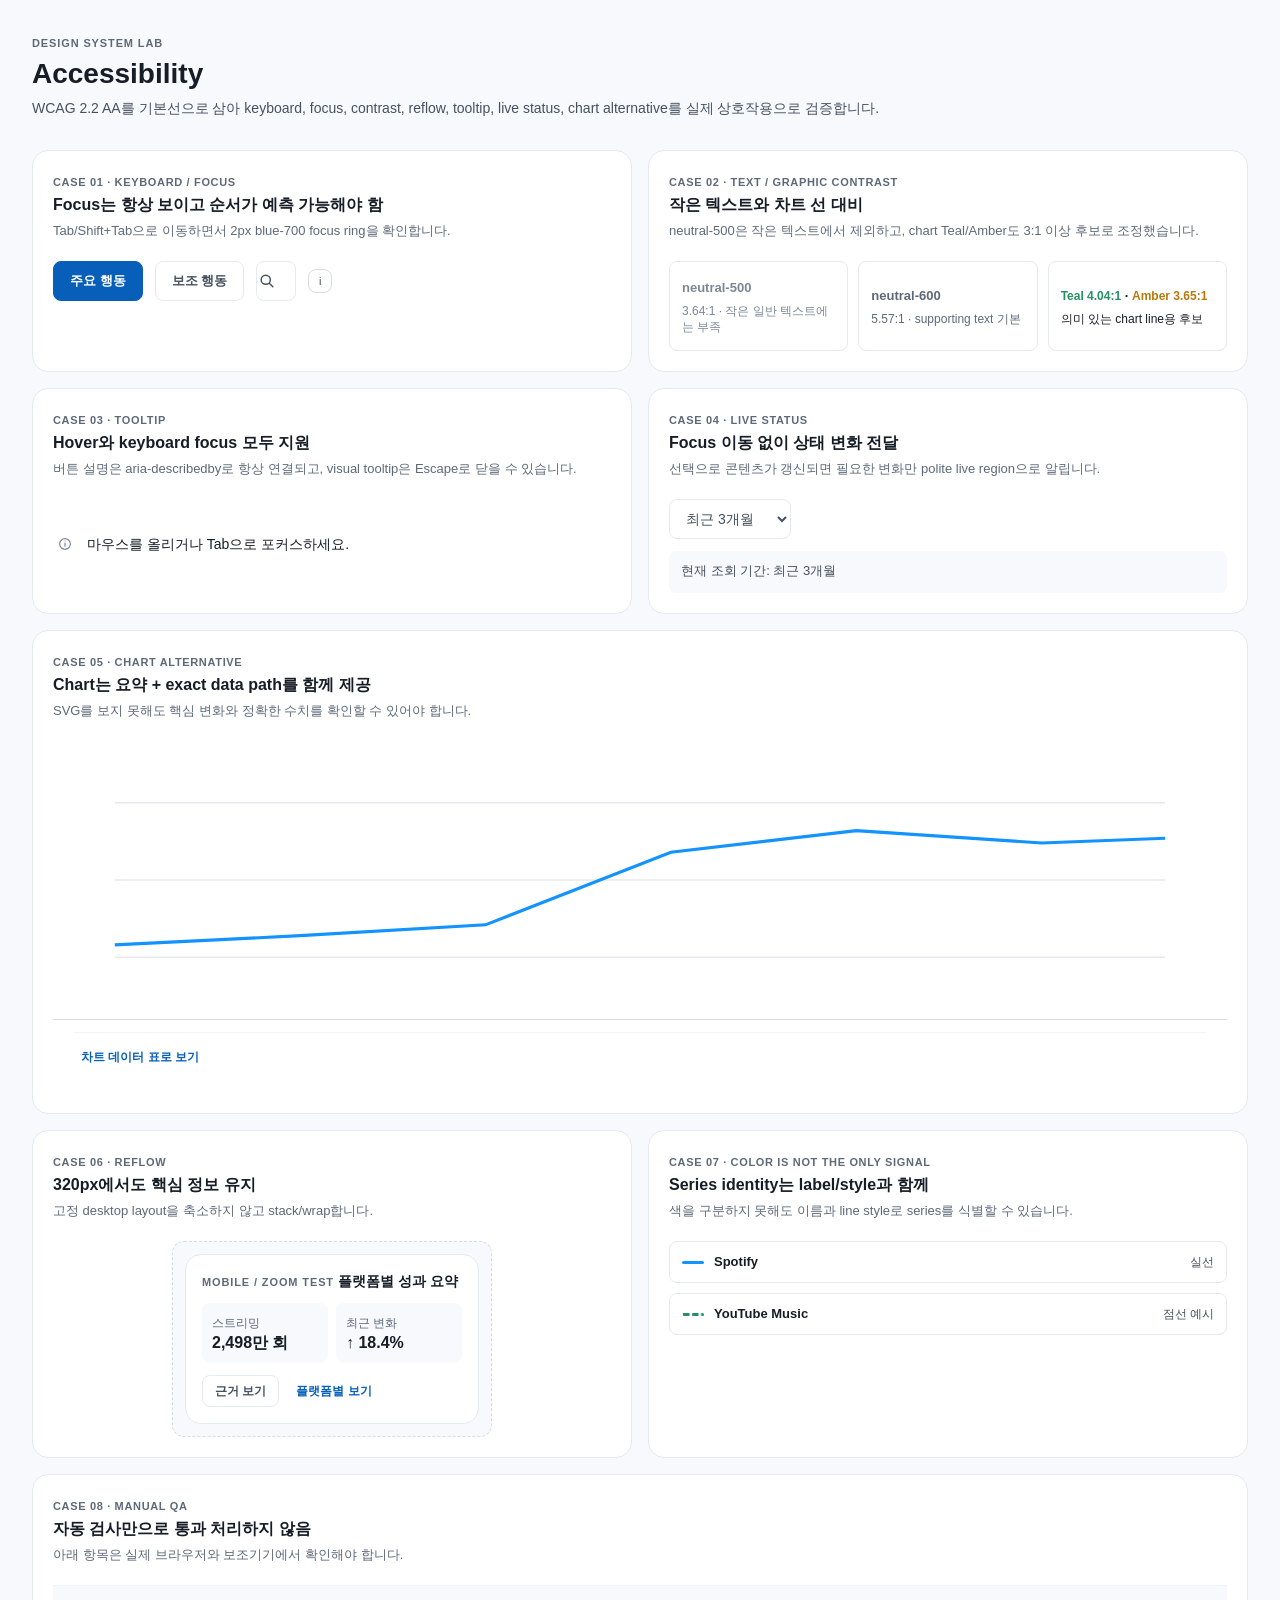
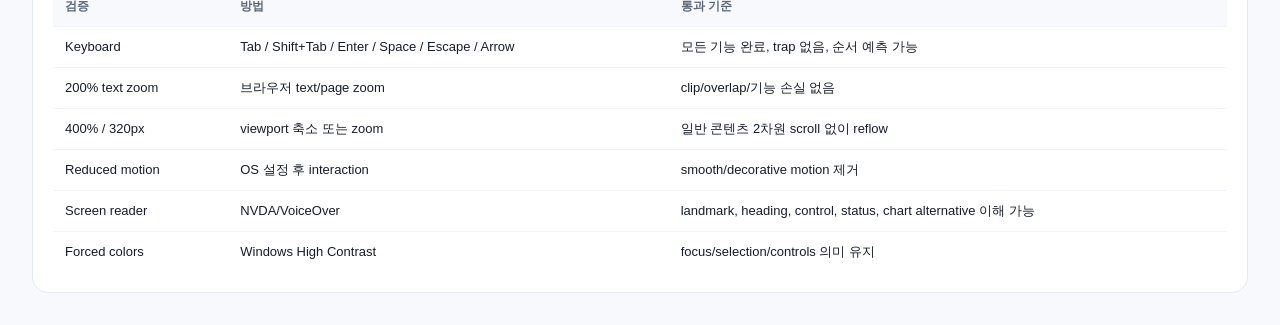
<file: prototype/design-system-lab/accessibility.html>
<!doctype html>
<html lang="ko">
<head>
  <meta charset="utf-8" />
  <meta name="viewport" content="width=device-width, initial-scale=1" />
  <title>CHASM Design System Lab — Accessibility</title>
  <link rel="stylesheet" href="../dashboard-sample/styles.css" />
  <style>
    body { padding: 32px; }
    .lab { max-width: 1240px; margin: 0 auto; }
    .lab-head { margin-bottom: 32px; }
    .lab-head h1 { margin: 4px 0 6px; font-size: 28px; line-height: 36px; }
    .lab-head p { margin: 0; max-width: 900px; color: var(--fg-secondary); }
    .lab-grid { display: grid; grid-template-columns: repeat(2, minmax(0,1fr)); gap: 16px; }
    .lab-card {
      min-width: 0;
      padding: 20px;
      background: var(--surface-default);
      border: 1px solid var(--border-default);
      border-radius: var(--radius-card);
    }
    .lab-card--wide { grid-column: 1 / -1; }
    .case-tag {
      display: inline-flex;
      color: var(--fg-tertiary);
      font-size: 11px;
      line-height: 16px;
      font-weight: 700;
      letter-spacing: .06em;
    }
    .lab-card h2 { margin: 2px 0 4px; font-size: 16px; line-height: 24px; }
    .lab-card > p { margin: 0 0 20px; color: var(--fg-tertiary); font-size: 13px; line-height: 20px; }

    .focus-row { display:flex; flex-wrap:wrap; gap:12px; align-items:center; }
    .target-demo {
      width: 24px; height: 24px;
      display: inline-grid; place-items:center;
      color:var(--fg-secondary); background:var(--surface-default);
      border:1px solid var(--border-strong); border-radius:var(--radius-control);
      font-size:11px;
    }

    .contrast-grid { display:grid; grid-template-columns:repeat(3,minmax(0,1fr)); gap:10px; }
    .contrast-card {
      min-height:90px; padding:12px; display:grid; align-content:center; gap:5px;
      border:1px solid var(--border-default); border-radius:var(--radius-control);
      background:#fff;
    }
    .contrast-card strong { font-size:13px; }
    .contrast-card span { font-size:12px; line-height:16px; }
    .text-old { color:#7C8796; }
    .text-new { color:#5E6978; }
    .chart-teal { color:#278F63; }
    .chart-amber { color:#B7790D; }

    .tooltip-demo { display:flex; align-items:center; gap:10px; min-height:90px; }
    .demo-tip {
      position:absolute; z-index:30; max-width:250px; padding:8px 10px;
      color:#fff; background:var(--neutral-900); border-radius:var(--radius-control);
      font-size:12px; line-height:16px; opacity:0; pointer-events:auto;
      transform:translateY(-8px); box-shadow:var(--shadow-mid);
    }
    .demo-tip.is-visible { opacity:1; }

    .status-demo { display:grid; gap:12px; }
    .status-visible {
      min-height:42px; padding:10px 12px; color:var(--fg-secondary);
      background:var(--surface-subtle); border-radius:var(--radius-control);
      font-size:13px; line-height:20px;
    }

    .chart-a11y-demo {
      display:grid; gap:12px;
    }
    .simple-chart {
      width:100%; height:auto; display:block;
      border-bottom:1px solid var(--chart-axis-line);
    }
    .simple-chart polyline { fill:none; stroke:var(--viz-blue); stroke-width:2; }
    .simple-chart line { stroke:var(--chart-grid-major); stroke-width:1; }

    .reflow-frame {
      width:320px; max-width:100%; margin:0 auto; padding:12px;
      background:var(--surface-canvas); border:1px dashed var(--border-strong);
      border-radius:var(--radius-container-sm);
    }
    .reflow-card {
      padding:16px; display:grid; gap:12px;
      background:var(--surface-default); border:1px solid var(--border-default);
      border-radius:var(--radius-card);
    }
    .reflow-actions { display:flex; flex-wrap:wrap; gap:8px; }
    .reflow-metrics { display:grid; grid-template-columns:1fr 1fr; gap:8px; }
    .reflow-metric { padding:10px; background:var(--surface-subtle); border-radius:var(--radius-control); }
    .reflow-metric span { display:block; color:var(--fg-tertiary); font-size:12px; }
    .reflow-metric strong { font-size:16px; }

    .signal-list { display:grid; gap:10px; }
    .signal-item {
      display:grid; grid-template-columns:auto 1fr auto; gap:10px; align-items:center;
      padding:10px 12px; border:1px solid var(--border-default); border-radius:var(--radius-control);
    }
    .signal-line { width:22px; height:3px; border-radius:999px; background:var(--c); }
    .signal-line.dashed {
      height:0; background:none; border-top:3px dashed var(--c);
    }
    .signal-item strong { font-size:13px; }
    .signal-item span:last-child { color:var(--fg-secondary); font-size:12px; }

    .checklist {
      width:100%; border-collapse:collapse; font-size:13px; line-height:20px;
    }
    .checklist th, .checklist td {
      padding:10px 12px; text-align:left; vertical-align:top;
      border-top:1px solid var(--border-subtle);
    }
    .checklist th { color:var(--fg-tertiary); background:var(--surface-subtle); font-size:12px; }

    @media (max-width: 860px) {
      body { padding:20px; }
      .lab-grid { grid-template-columns:1fr; }
      .lab-card--wide { grid-column:auto; }
      .contrast-grid { grid-template-columns:1fr; }
    }
    @media (max-width: 560px) {
      body { padding:16px; }
      .lab-card { padding:16px; }
      .reflow-metrics { grid-template-columns:1fr; }
    }
    @media (prefers-reduced-motion: reduce) {
      *, *::before, *::after { transition-duration:.01ms !important; animation-duration:.01ms !important; }
    }
  </style>
</head>
<body>
  <a class="skip-link" href="#labMain">본문으로 건너뛰기</a>
  <main class="lab" id="labMain" tabindex="-1">
    <header class="lab-head">
      <span class="section-kicker">DESIGN SYSTEM LAB</span>
      <h1>Accessibility</h1>
      <p>WCAG 2.2 AA를 기본선으로 삼아 keyboard, focus, contrast, reflow, tooltip, live status, chart alternative를 실제 상호작용으로 검증합니다.</p>
    </header>

    <div class="lab-grid">
      <section class="lab-card">
        <span class="case-tag">CASE 01 · KEYBOARD / FOCUS</span>
        <h2>Focus는 항상 보이고 순서가 예측 가능해야 함</h2>
        <p>Tab/Shift+Tab으로 이동하면서 2px blue-700 focus ring을 확인합니다.</p>
        <div class="focus-row">
          <button class="button button--primary">주요 행동</button>
          <button class="button button--secondary">보조 행동</button>
          <button class="icon-button" aria-label="검색">
            <svg class="ui-icon" viewBox="0 0 24 24" aria-hidden="true"><circle cx="10.5" cy="10.5" r="5.5"/><path d="m15 15 4 4"/></svg>
          </button>
          <button class="target-demo" aria-label="24픽셀 최소 타깃 예시">i</button>
        </div>
      </section>

      <section class="lab-card">
        <span class="case-tag">CASE 02 · TEXT / GRAPHIC CONTRAST</span>
        <h2>작은 텍스트와 차트 선 대비</h2>
        <p>neutral-500은 작은 텍스트에서 제외하고, chart Teal/Amber도 3:1 이상 후보로 조정했습니다.</p>
        <div class="contrast-grid">
          <div class="contrast-card">
            <strong class="text-old">neutral-500</strong>
            <span class="text-old">3.64:1 · 작은 일반 텍스트에는 부족</span>
          </div>
          <div class="contrast-card">
            <strong class="text-new">neutral-600</strong>
            <span class="text-new">5.57:1 · supporting text 기본</span>
          </div>
          <div class="contrast-card">
            <strong><span class="chart-teal">Teal 4.04:1</span> · <span class="chart-amber">Amber 3.65:1</span></strong>
            <span>의미 있는 chart line용 후보</span>
          </div>
        </div>
      </section>

      <section class="lab-card">
        <span class="case-tag">CASE 03 · TOOLTIP</span>
        <h2>Hover와 keyboard focus 모두 지원</h2>
        <p>버튼 설명은 aria-describedby로 항상 연결되고, visual tooltip은 Escape로 닫을 수 있습니다.</p>
        <div class="tooltip-demo">
          <button class="info" id="tipTrigger" type="button" aria-label="전체 스트리밍 지표 설명" aria-describedby="tipDescription">
            <svg class="ui-icon" viewBox="0 0 24 24" aria-hidden="true"><circle cx="12" cy="12" r="8"/><path d="M12 10.5v5"/><circle cx="12" cy="7.5" r=".8" fill="currentColor" stroke="none"/></svg>
          </button>
          <span>마우스를 올리거나 Tab으로 포커스하세요.</span>
          <span class="sr-only" id="tipDescription">합산 가능한 플랫폼의 재생 수만 포함합니다.</span>
          <div class="demo-tip" id="demoTip" aria-hidden="true">합산 가능한 플랫폼의 재생 수만 포함합니다.</div>
        </div>
      </section>

      <section class="lab-card">
        <span class="case-tag">CASE 04 · LIVE STATUS</span>
        <h2>Focus 이동 없이 상태 변화 전달</h2>
        <p>선택으로 콘텐츠가 갱신되면 필요한 변화만 polite live region으로 알립니다.</p>
        <div class="status-demo">
          <label class="select-control">
            <span class="sr-only">조회 기간 예시</span>
            <select id="statusSelect">
              <option>최근 3개월</option>
              <option>최근 30일</option>
            </select>
          </label>
          <div class="status-visible" id="statusVisible">현재 조회 기간: 최근 3개월</div>
          <div class="sr-only" id="labStatus" role="status" aria-live="polite" aria-atomic="true"></div>
        </div>
      </section>

      <section class="lab-card lab-card--wide">
        <span class="case-tag">CASE 05 · CHART ALTERNATIVE</span>
        <h2>Chart는 요약 + exact data path를 함께 제공</h2>
        <p>SVG를 보지 못해도 핵심 변화와 정확한 수치를 확인할 수 있어야 합니다.</p>
        <div class="chart-a11y-demo">
          <p class="sr-only" id="labChartSummary">9월 18일 이후 모든 플랫폼이 증가했고 Spotify의 증가폭이 가장 큽니다.</p>
          <svg class="simple-chart" viewBox="0 0 760 180" role="img" aria-label="플랫폼 스트리밍 추이 예시" aria-describedby="labChartSummary">
            <line x1="40" y1="40" x2="720" y2="40"/>
            <line x1="40" y1="90" x2="720" y2="90"/>
            <line x1="40" y1="140" x2="720" y2="140"/>
            <polyline points="40,132 160,126 280,119 400,72 520,58 640,66 720,63"/>
          </svg>
          <details class="chart-data-details">
            <summary>차트 데이터 표로 보기</summary>
            <div class="table-shell">
              <table class="data-table compact-table chart-data-table">
                <caption class="sr-only">플랫폼 스트리밍 추이 예시 데이터</caption>
                <thead><tr><th scope="col">기간</th><th scope="col" class="cell-number">Spotify</th><th scope="col" class="cell-number">YouTube Music</th></tr></thead>
                <tbody>
                  <tr><th scope="row">9. 12.</th><td class="cell-number">96,000</td><td class="cell-number">42,000</td></tr>
                  <tr><th scope="row">9. 18.</th><td class="cell-number">132,000</td><td class="cell-number">58,000</td></tr>
                  <tr><th scope="row">9. 26.</th><td class="cell-number">119,000</td><td class="cell-number">55,000</td></tr>
                </tbody>
              </table>
            </div>
          </details>
        </div>
      </section>

      <section class="lab-card">
        <span class="case-tag">CASE 06 · REFLOW</span>
        <h2>320px에서도 핵심 정보 유지</h2>
        <p>고정 desktop layout을 축소하지 않고 stack/wrap합니다.</p>
        <div class="reflow-frame">
          <div class="reflow-card">
            <div>
              <span class="section-kicker">MOBILE / ZOOM TEST</span>
              <strong>플랫폼별 성과 요약</strong>
            </div>
            <div class="reflow-metrics">
              <div class="reflow-metric"><span>스트리밍</span><strong>2,498만 회</strong></div>
              <div class="reflow-metric"><span>최근 변화</span><strong>↑ 18.4%</strong></div>
            </div>
            <div class="reflow-actions">
              <button class="button button--secondary button--compact">근거 보기</button>
              <button class="button button--tertiary button--compact">플랫폼별 보기</button>
            </div>
          </div>
        </div>
      </section>

      <section class="lab-card">
        <span class="case-tag">CASE 07 · COLOR IS NOT THE ONLY SIGNAL</span>
        <h2>Series identity는 label/style과 함께</h2>
        <p>색을 구분하지 못해도 이름과 line style로 series를 식별할 수 있습니다.</p>
        <div class="signal-list">
          <div class="signal-item"><span class="signal-line" style="--c:var(--viz-blue)"></span><strong>Spotify</strong><span>실선</span></div>
          <div class="signal-item"><span class="signal-line dashed" style="--c:var(--viz-teal)"></span><strong>YouTube Music</strong><span>점선 예시</span></div>
        </div>
      </section>

      <section class="lab-card lab-card--wide">
        <span class="case-tag">CASE 08 · MANUAL QA</span>
        <h2>자동 검사만으로 통과 처리하지 않음</h2>
        <p>아래 항목은 실제 브라우저와 보조기기에서 확인해야 합니다.</p>
        <div class="table-shell">
          <table class="checklist">
            <thead><tr><th>검증</th><th>방법</th><th>통과 기준</th></tr></thead>
            <tbody>
              <tr><td>Keyboard</td><td>Tab / Shift+Tab / Enter / Space / Escape / Arrow</td><td>모든 기능 완료, trap 없음, 순서 예측 가능</td></tr>
              <tr><td>200% text zoom</td><td>브라우저 text/page zoom</td><td>clip/overlap/기능 손실 없음</td></tr>
              <tr><td>400% / 320px</td><td>viewport 축소 또는 zoom</td><td>일반 콘텐츠 2차원 scroll 없이 reflow</td></tr>
              <tr><td>Reduced motion</td><td>OS 설정 후 interaction</td><td>smooth/decorative motion 제거</td></tr>
              <tr><td>Screen reader</td><td>NVDA/VoiceOver</td><td>landmark, heading, control, status, chart alternative 이해 가능</td></tr>
              <tr><td>Forced colors</td><td>Windows High Contrast</td><td>focus/selection/controls 의미 유지</td></tr>
            </tbody>
          </table>
        </div>
      </section>
    </div>
  </main>

  <script>
    const trigger = document.getElementById('tipTrigger');
    const tip = document.getElementById('demoTip');
    let hideTimer;

    function showTip() {
      clearTimeout(hideTimer);
      const rect = trigger.getBoundingClientRect();
      tip.style.left = rect.left + 'px';
      tip.style.top = (rect.bottom + 10) + 'px';
      tip.classList.add('is-visible');
    }
    function hideTip() { tip.classList.remove('is-visible'); }
    function scheduleHide() { hideTimer = setTimeout(hideTip, 120); }

    trigger.addEventListener('mouseenter', showTip);
    trigger.addEventListener('mouseleave', scheduleHide);
    trigger.addEventListener('focus', showTip);
    trigger.addEventListener('blur', hideTip);
    trigger.addEventListener('keydown', (event) => {
      if (event.key === 'Escape') hideTip();
    });
    tip.addEventListener('mouseenter', () => clearTimeout(hideTimer));
    tip.addEventListener('mouseleave', scheduleHide);

    const select = document.getElementById('statusSelect');
    const visible = document.getElementById('statusVisible');
    const live = document.getElementById('labStatus');
    select.addEventListener('change', () => {
      const message = '조회 기간을 ' + select.value + '로 변경했습니다.';
      visible.textContent = '현재 조회 기간: ' + select.value;
      live.textContent = '';
      requestAnimationFrame(() => live.textContent = message);
    });
  </script>
</body>
</html>
</file>
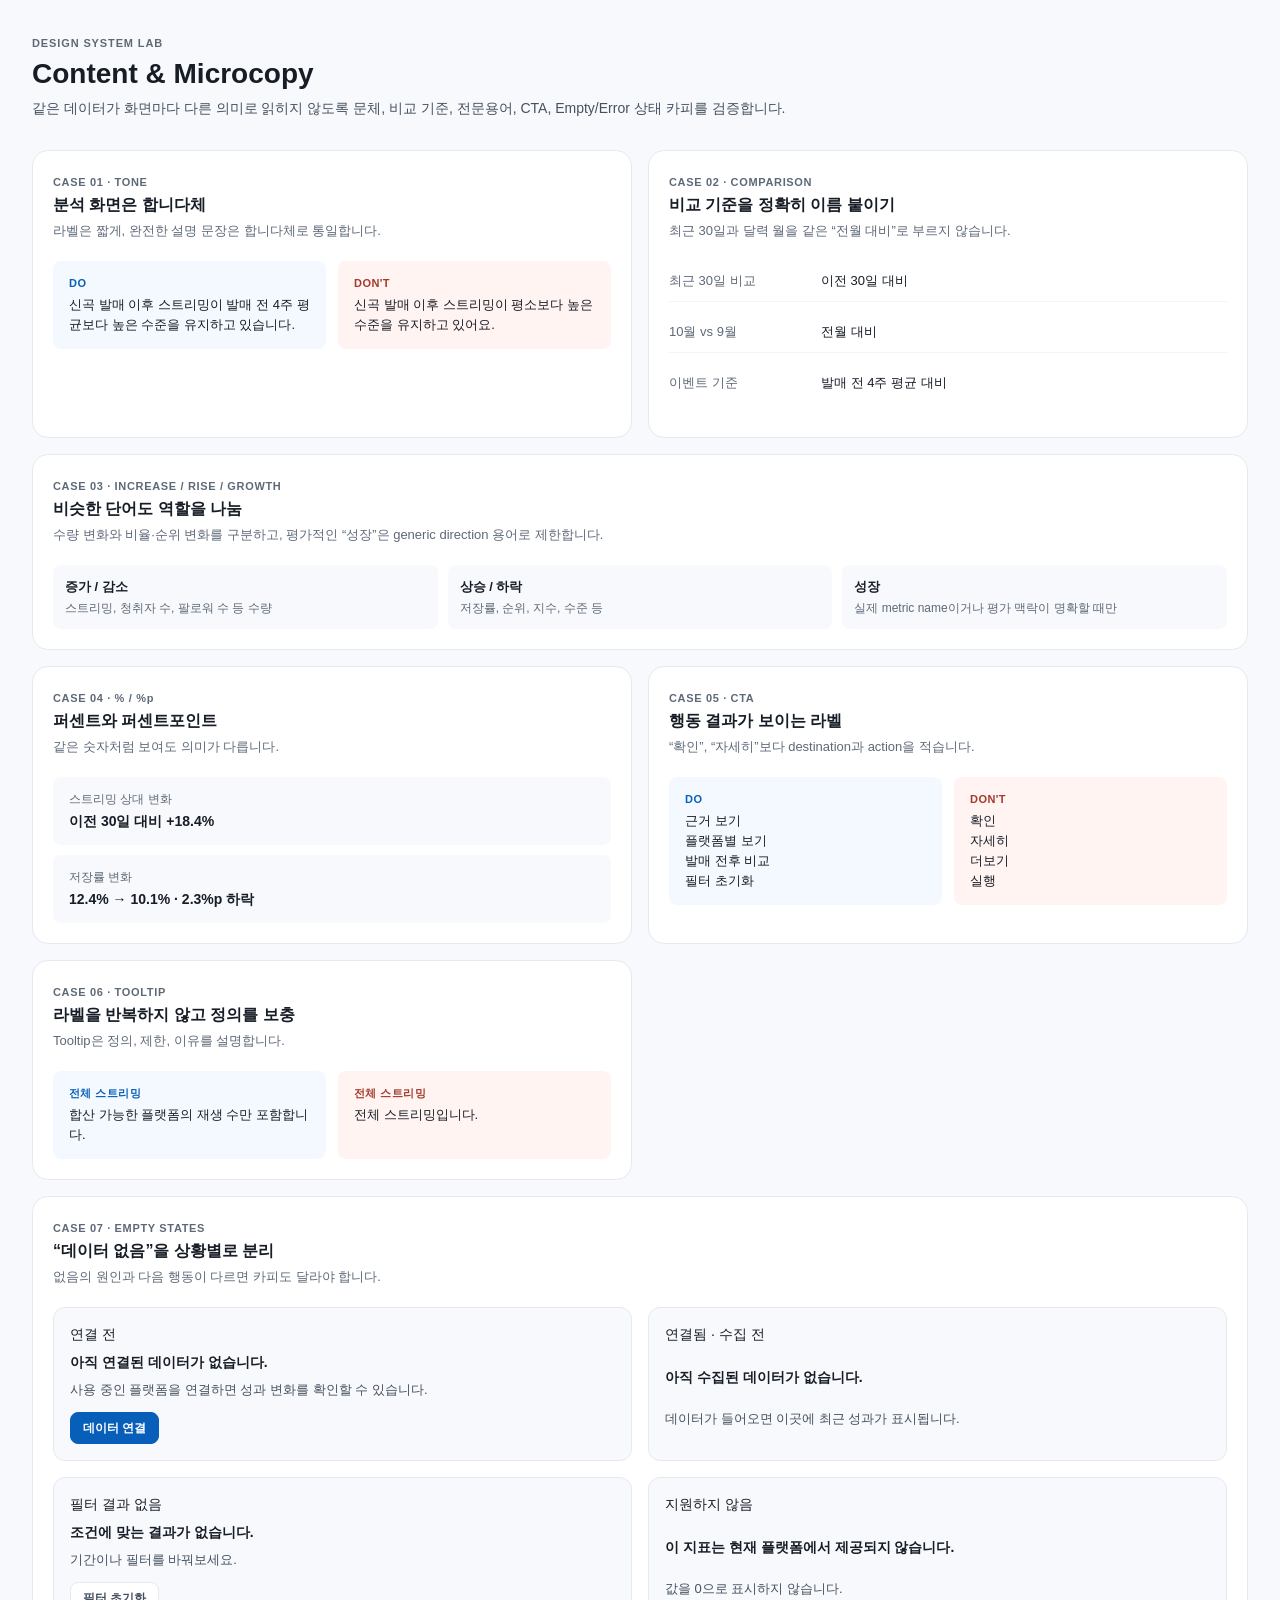
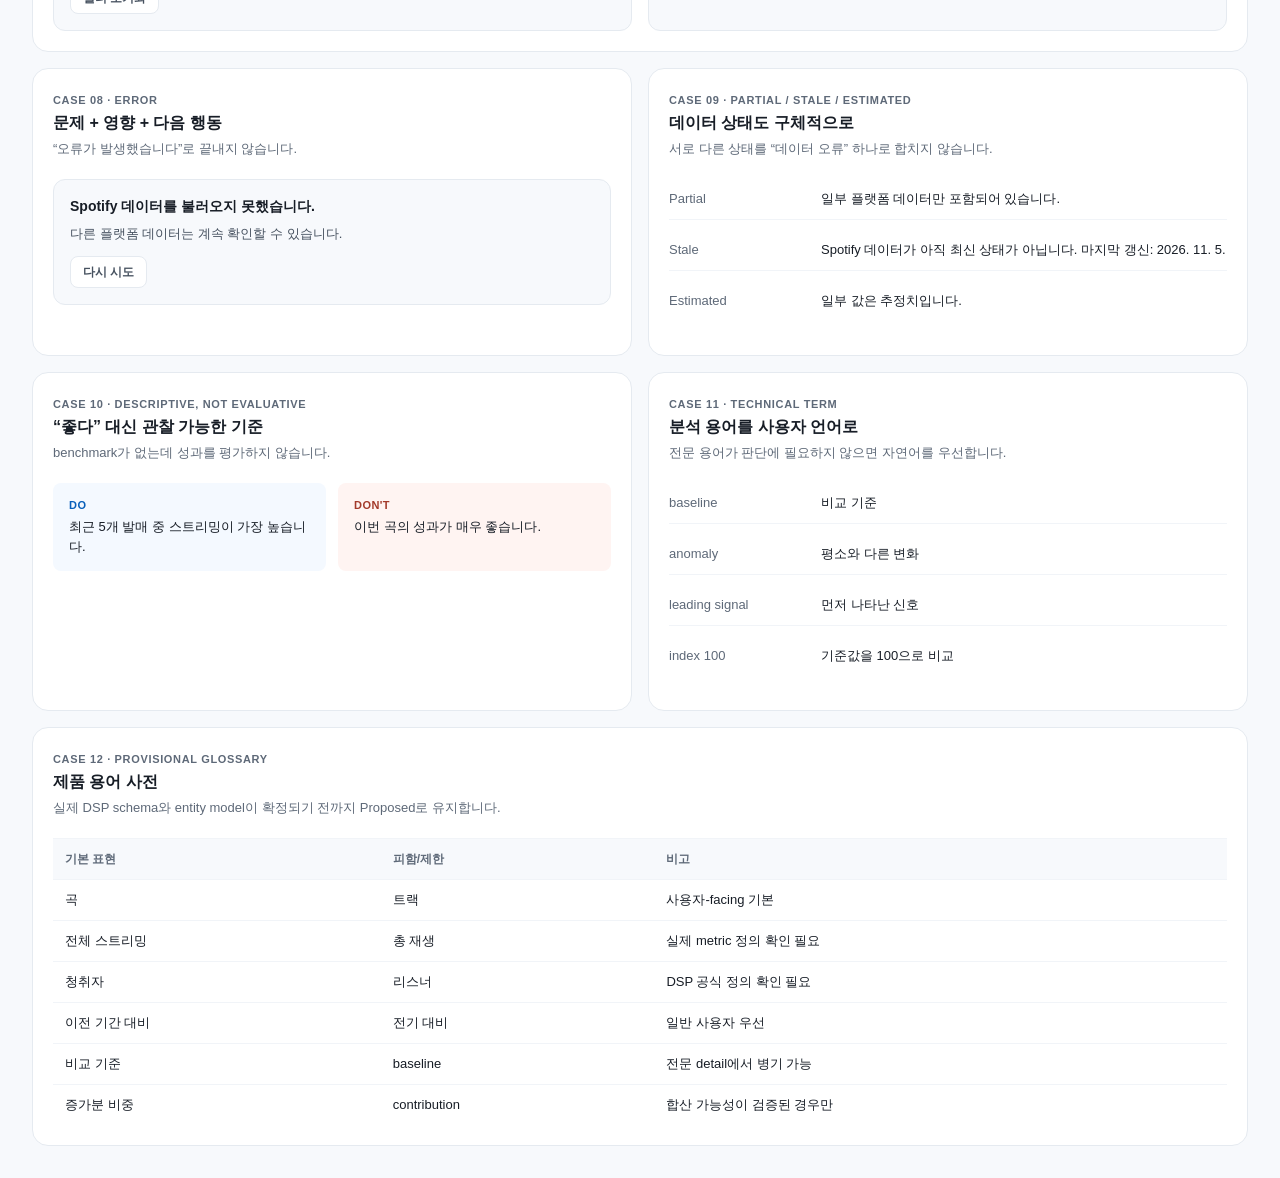
<file: prototype/design-system-lab/content-microcopy.html>
<!doctype html>
<html lang="ko">
<head>
  <meta charset="utf-8" />
  <meta name="viewport" content="width=device-width, initial-scale=1" />
  <title>CHASM Design System Lab — Content & Microcopy</title>
  <link rel="stylesheet" href="../dashboard-sample/styles.css" />
  <style>
    body { padding: 32px; }
    .lab { max-width: 1220px; margin: 0 auto; }
    .lab-head { margin-bottom: 32px; }
    .lab-head h1 { margin: 4px 0 6px; font-size: 28px; line-height: 36px; }
    .lab-head p { margin: 0; max-width: 900px; color: var(--fg-secondary); }
    .lab-grid { display:grid; grid-template-columns:repeat(2,minmax(0,1fr)); gap:16px; }
    .lab-card {
      min-width:0; padding:20px; background:var(--surface-default);
      border:1px solid var(--border-default); border-radius:var(--radius-card);
    }
    .lab-card--wide { grid-column:1 / -1; }
    .case-tag {
      display:inline-flex; color:var(--fg-tertiary); font-size:11px; line-height:16px;
      font-weight:700; letter-spacing:.06em;
    }
    .lab-card h2 { margin:2px 0 4px; font-size:16px; line-height:24px; }
    .lab-card > p { margin:0 0 20px; color:var(--fg-tertiary); font-size:13px; line-height:20px; }
    .pair { display:grid; grid-template-columns:1fr 1fr; gap:12px; }
    .copy-box { padding:14px 16px; border-radius:var(--radius-control); font-size:13px; line-height:20px; }
    .copy-box strong { display:block; margin-bottom:4px; font-size:11px; line-height:16px; letter-spacing:.04em; }
    .copy-box--do { background:var(--blue-50); }
    .copy-box--dont { background:#FFF4F2; }
    .copy-box--do strong { color:var(--blue-700); }
    .copy-box--dont strong { color:#A33A2B; }
    .copy-stack { display:grid; gap:10px; }
    .copy-line {
      display:grid; grid-template-columns:140px minmax(0,1fr); gap:12px;
      padding:10px 0; border-bottom:1px solid var(--border-subtle);
      font-size:13px; line-height:20px;
    }
    .copy-line:last-child { border-bottom:0; }
    .copy-line dt { color:var(--fg-tertiary); }
    .copy-line dd { margin:0; color:var(--fg-primary); }
    .state-box {
      padding:16px; display:grid; gap:8px; border:1px solid var(--border-default);
      border-radius:var(--radius-container-sm); background:var(--surface-subtle);
    }
    .state-box strong { font-size:14px; line-height:20px; }
    .state-box p { margin:0; color:var(--fg-secondary); font-size:13px; line-height:20px; }
    .state-actions { display:flex; flex-wrap:wrap; gap:8px; margin-top:4px; }
    .glossary {
      width:100%; border-collapse:collapse; font-size:13px; line-height:20px;
    }
    .glossary th, .glossary td {
      padding:10px 12px; border-top:1px solid var(--border-subtle); text-align:left; vertical-align:top;
    }
    .glossary th { color:var(--fg-tertiary); font-size:12px; background:var(--surface-subtle); }
    .metric-demo {
      display:grid; gap:4px; padding:14px 16px; background:var(--surface-subtle); border-radius:var(--radius-control);
    }
    .metric-demo span { color:var(--fg-tertiary); font-size:12px; line-height:16px; }
    .metric-demo strong { font-size:14px; line-height:20px; }
    .term-grid { display:grid; grid-template-columns:repeat(3,minmax(0,1fr)); gap:10px; }
    .term-card {
      padding:12px; background:var(--surface-subtle); border-radius:var(--radius-control);
    }
    .term-card strong { display:block; font-size:13px; line-height:20px; }
    .term-card span { color:var(--fg-tertiary); font-size:12px; line-height:16px; }
    @media (max-width: 840px) {
      body { padding:20px; }
      .lab-grid { grid-template-columns:1fr; }
      .lab-card--wide { grid-column:auto; }
      .pair { grid-template-columns:1fr; }
      .term-grid { grid-template-columns:1fr; }
    }
    @media (max-width:560px) {
      body { padding:16px; }
      .lab-card { padding:16px; }
      .copy-line { grid-template-columns:1fr; gap:2px; }
    }
  </style>
</head>
<body>
  <main class="lab">
    <header class="lab-head">
      <span class="section-kicker">DESIGN SYSTEM LAB</span>
      <h1>Content & Microcopy</h1>
      <p>같은 데이터가 화면마다 다른 의미로 읽히지 않도록 문체, 비교 기준, 전문용어, CTA, Empty/Error 상태 카피를 검증합니다.</p>
    </header>

    <div class="lab-grid">
      <section class="lab-card">
        <span class="case-tag">CASE 01 · TONE</span>
        <h2>분석 화면은 합니다체</h2>
        <p>라벨은 짧게, 완전한 설명 문장은 합니다체로 통일합니다.</p>
        <div class="pair">
          <div class="copy-box copy-box--do">
            <strong>DO</strong>
            신곡 발매 이후 스트리밍이 발매 전 4주 평균보다 높은 수준을 유지하고 있습니다.
          </div>
          <div class="copy-box copy-box--dont">
            <strong>DON'T</strong>
            신곡 발매 이후 스트리밍이 평소보다 높은 수준을 유지하고 있어요.
          </div>
        </div>
      </section>

      <section class="lab-card">
        <span class="case-tag">CASE 02 · COMPARISON</span>
        <h2>비교 기준을 정확히 이름 붙이기</h2>
        <p>최근 30일과 달력 월을 같은 “전월 대비”로 부르지 않습니다.</p>
        <dl class="copy-stack">
          <div class="copy-line"><dt>최근 30일 비교</dt><dd>이전 30일 대비</dd></div>
          <div class="copy-line"><dt>10월 vs 9월</dt><dd>전월 대비</dd></div>
          <div class="copy-line"><dt>이벤트 기준</dt><dd>발매 전 4주 평균 대비</dd></div>
        </dl>
      </section>

      <section class="lab-card lab-card--wide">
        <span class="case-tag">CASE 03 · INCREASE / RISE / GROWTH</span>
        <h2>비슷한 단어도 역할을 나눔</h2>
        <p>수량 변화와 비율·순위 변화를 구분하고, 평가적인 “성장”은 generic direction 용어로 제한합니다.</p>
        <div class="term-grid">
          <div class="term-card"><strong>증가 / 감소</strong><span>스트리밍, 청취자 수, 팔로워 수 등 수량</span></div>
          <div class="term-card"><strong>상승 / 하락</strong><span>저장률, 순위, 지수, 수준 등</span></div>
          <div class="term-card"><strong>성장</strong><span>실제 metric name이거나 평가 맥락이 명확할 때만</span></div>
        </div>
      </section>

      <section class="lab-card">
        <span class="case-tag">CASE 04 · % / %p</span>
        <h2>퍼센트와 퍼센트포인트</h2>
        <p>같은 숫자처럼 보여도 의미가 다릅니다.</p>
        <div class="copy-stack">
          <div class="metric-demo"><span>스트리밍 상대 변화</span><strong>이전 30일 대비 +18.4%</strong></div>
          <div class="metric-demo"><span>저장률 변화</span><strong>12.4% → 10.1% · 2.3%p 하락</strong></div>
        </div>
      </section>

      <section class="lab-card">
        <span class="case-tag">CASE 05 · CTA</span>
        <h2>행동 결과가 보이는 라벨</h2>
        <p>“확인”, “자세히”보다 destination과 action을 적습니다.</p>
        <div class="pair">
          <div class="copy-box copy-box--do"><strong>DO</strong>근거 보기<br>플랫폼별 보기<br>발매 전후 비교<br>필터 초기화</div>
          <div class="copy-box copy-box--dont"><strong>DON'T</strong>확인<br>자세히<br>더보기<br>실행</div>
        </div>
      </section>

      <section class="lab-card">
        <span class="case-tag">CASE 06 · TOOLTIP</span>
        <h2>라벨을 반복하지 않고 정의를 보충</h2>
        <p>Tooltip은 정의, 제한, 이유를 설명합니다.</p>
        <div class="pair">
          <div class="copy-box copy-box--do"><strong>전체 스트리밍</strong>합산 가능한 플랫폼의 재생 수만 포함합니다.</div>
          <div class="copy-box copy-box--dont"><strong>전체 스트리밍</strong>전체 스트리밍입니다.</div>
        </div>
      </section>

      <section class="lab-card lab-card--wide">
        <span class="case-tag">CASE 07 · EMPTY STATES</span>
        <h2>“데이터 없음”을 상황별로 분리</h2>
        <p>없음의 원인과 다음 행동이 다르면 카피도 달라야 합니다.</p>
        <div class="lab-grid">
          <div class="state-box">
            <span class="statement__type">연결 전</span>
            <strong>아직 연결된 데이터가 없습니다.</strong>
            <p>사용 중인 플랫폼을 연결하면 성과 변화를 확인할 수 있습니다.</p>
            <div class="state-actions"><button class="button button--primary button--compact">데이터 연결</button></div>
          </div>
          <div class="state-box">
            <span class="statement__type">연결됨 · 수집 전</span>
            <strong>아직 수집된 데이터가 없습니다.</strong>
            <p>데이터가 들어오면 이곳에 최근 성과가 표시됩니다.</p>
          </div>
          <div class="state-box">
            <span class="statement__type">필터 결과 없음</span>
            <strong>조건에 맞는 결과가 없습니다.</strong>
            <p>기간이나 필터를 바꿔보세요.</p>
            <div class="state-actions"><button class="button button--secondary button--compact">필터 초기화</button></div>
          </div>
          <div class="state-box">
            <span class="statement__type">지원하지 않음</span>
            <strong>이 지표는 현재 플랫폼에서 제공되지 않습니다.</strong>
            <p>값을 0으로 표시하지 않습니다.</p>
          </div>
        </div>
      </section>

      <section class="lab-card">
        <span class="case-tag">CASE 08 · ERROR</span>
        <h2>문제 + 영향 + 다음 행동</h2>
        <p>“오류가 발생했습니다”로 끝내지 않습니다.</p>
        <div class="state-box">
          <strong>Spotify 데이터를 불러오지 못했습니다.</strong>
          <p>다른 플랫폼 데이터는 계속 확인할 수 있습니다.</p>
          <div class="state-actions"><button class="button button--secondary button--compact">다시 시도</button></div>
        </div>
      </section>

      <section class="lab-card">
        <span class="case-tag">CASE 09 · PARTIAL / STALE / ESTIMATED</span>
        <h2>데이터 상태도 구체적으로</h2>
        <p>서로 다른 상태를 “데이터 오류” 하나로 합치지 않습니다.</p>
        <dl class="copy-stack">
          <div class="copy-line"><dt>Partial</dt><dd>일부 플랫폼 데이터만 포함되어 있습니다.</dd></div>
          <div class="copy-line"><dt>Stale</dt><dd>Spotify 데이터가 아직 최신 상태가 아닙니다. 마지막 갱신: 2026. 11. 5.</dd></div>
          <div class="copy-line"><dt>Estimated</dt><dd>일부 값은 추정치입니다.</dd></div>
        </dl>
      </section>

      <section class="lab-card">
        <span class="case-tag">CASE 10 · DESCRIPTIVE, NOT EVALUATIVE</span>
        <h2>“좋다” 대신 관찰 가능한 기준</h2>
        <p>benchmark가 없는데 성과를 평가하지 않습니다.</p>
        <div class="pair">
          <div class="copy-box copy-box--do"><strong>DO</strong>최근 5개 발매 중 스트리밍이 가장 높습니다.</div>
          <div class="copy-box copy-box--dont"><strong>DON'T</strong>이번 곡의 성과가 매우 좋습니다.</div>
        </div>
      </section>

      <section class="lab-card">
        <span class="case-tag">CASE 11 · TECHNICAL TERM</span>
        <h2>분석 용어를 사용자 언어로</h2>
        <p>전문 용어가 판단에 필요하지 않으면 자연어를 우선합니다.</p>
        <dl class="copy-stack">
          <div class="copy-line"><dt>baseline</dt><dd>비교 기준</dd></div>
          <div class="copy-line"><dt>anomaly</dt><dd>평소와 다른 변화</dd></div>
          <div class="copy-line"><dt>leading signal</dt><dd>먼저 나타난 신호</dd></div>
          <div class="copy-line"><dt>index 100</dt><dd>기준값을 100으로 비교</dd></div>
        </dl>
      </section>

      <section class="lab-card lab-card--wide">
        <span class="case-tag">CASE 12 · PROVISIONAL GLOSSARY</span>
        <h2>제품 용어 사전</h2>
        <p>실제 DSP schema와 entity model이 확정되기 전까지 Proposed로 유지합니다.</p>
        <div class="table-shell">
          <table class="glossary">
            <thead><tr><th>기본 표현</th><th>피함/제한</th><th>비고</th></tr></thead>
            <tbody>
              <tr><td>곡</td><td>트랙</td><td>사용자-facing 기본</td></tr>
              <tr><td>전체 스트리밍</td><td>총 재생</td><td>실제 metric 정의 확인 필요</td></tr>
              <tr><td>청취자</td><td>리스너</td><td>DSP 공식 정의 확인 필요</td></tr>
              <tr><td>이전 기간 대비</td><td>전기 대비</td><td>일반 사용자 우선</td></tr>
              <tr><td>비교 기준</td><td>baseline</td><td>전문 detail에서 병기 가능</td></tr>
              <tr><td>증가분 비중</td><td>contribution</td><td>합산 가능성이 검증된 경우만</td></tr>
            </tbody>
          </table>
        </div>
      </section>
    </div>
  </main>
</body>
</html>
</file>
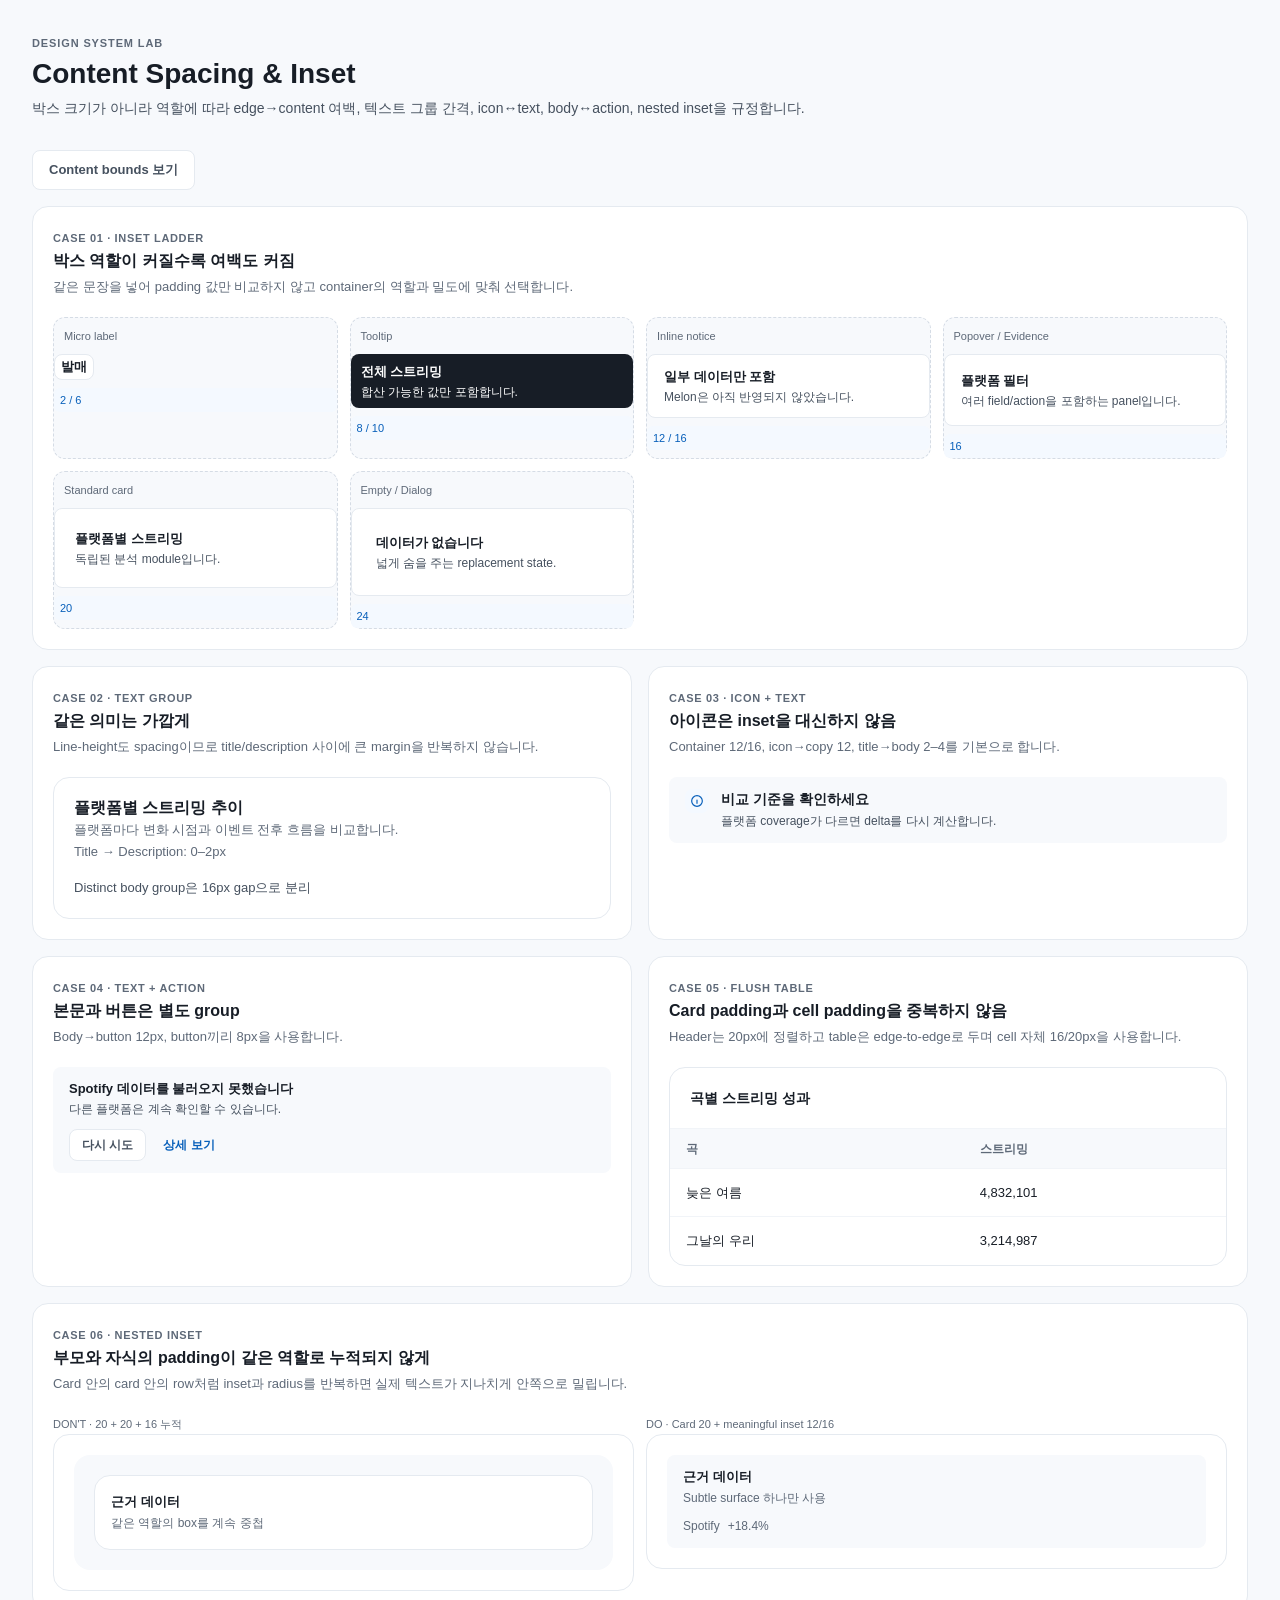
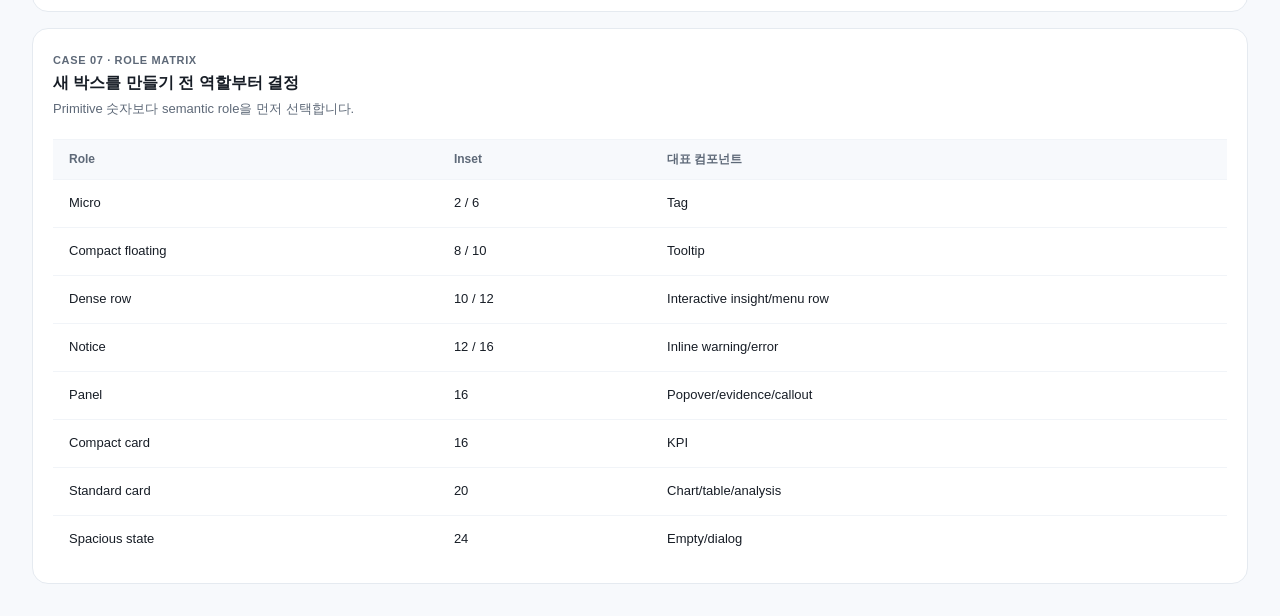
<file: prototype/design-system-lab/content-spacing-inset.html>
<!doctype html>
<html lang="ko">
<head>
<meta charset="utf-8"/><meta name="viewport" content="width=device-width,initial-scale=1"/>
<title>CHASM Design System Lab — Content Spacing & Inset</title>
<link rel="stylesheet" href="../dashboard-sample/styles.css"/>
<style>
body{padding:32px}.lab{max-width:1240px;margin:0 auto}.lab-head{margin-bottom:32px}.lab-head h1{margin:4px 0 6px;font-size:28px;line-height:36px}.lab-head p{margin:0;max-width:940px;color:var(--fg-secondary)}
.toolbar{margin-bottom:16px;display:flex;gap:8px}.lab-grid{display:grid;grid-template-columns:repeat(2,minmax(0,1fr));gap:16px}.lab-card{min-width:0;padding:20px;background:#fff;border:1px solid var(--border-default);border-radius:16px}.lab-card--wide{grid-column:1/-1}.case-tag{display:inline-flex;color:var(--fg-tertiary);font-size:11px;line-height:16px;font-weight:700;letter-spacing:.06em}.lab-card h2{margin:2px 0 4px;font-size:16px;line-height:24px}.lab-card>p{margin:0 0 20px;color:var(--fg-tertiary);font-size:13px;line-height:20px}
.ladder{display:grid;grid-template-columns:repeat(4,minmax(0,1fr));gap:12px}.role-box{position:relative;min-height:128px;display:grid;align-content:start;background:var(--surface-canvas);border:1px dashed var(--border-strong);border-radius:12px}.role-inner{background:#fff;border:1px solid var(--border-default);border-radius:8px}.role-inner strong{display:block;font-size:13px;line-height:20px}.role-inner p{margin:2px 0 0;color:var(--fg-secondary);font-size:12px;line-height:16px}.role-label{padding:8px 10px;color:var(--fg-tertiary);font-size:11px}.role-box[data-role=tag] .role-inner{justify-self:start;padding:2px 6px}.role-box[data-role=tooltip] .role-inner{padding:8px 10px;color:#fff;background:var(--neutral-900);border:0}.role-box[data-role=tooltip] .role-inner p{color:#fff}.role-box[data-role=notice] .role-inner{padding:12px 16px}.role-box[data-role=panel] .role-inner{padding:16px}.role-box[data-role=card] .role-inner{padding:20px}.role-box[data-role=state] .role-inner{padding:24px}.measure{display:inline-flex;margin-top:8px;padding:2px 6px;color:var(--fg-brand);background:var(--blue-50);border-radius:6px;font-size:11px}
.anatomy{display:grid;gap:12px}.anatomy-box{position:relative;padding:12px 16px;background:var(--surface-subtle);border-radius:8px}.anatomy-box .title{font-size:13px;font-weight:650}.anatomy-box .body{margin-top:2px;color:var(--fg-secondary);font-size:12px;line-height:16px}.anatomy-box .actions{margin-top:12px;display:flex;gap:8px}.guide-label{color:var(--fg-tertiary);font-size:11px}
.inline-anatomy{display:grid;grid-template-columns:auto minmax(0,1fr);gap:12px;align-items:start;padding:12px 16px;background:var(--surface-subtle);border-radius:8px}.icon-demo{width:24px;height:24px;display:grid;place-items:center;color:var(--fg-brand);background:var(--blue-50);border-radius:8px}
.nested-grid{display:grid;grid-template-columns:1fr 1fr;gap:12px}.bad-outer,.good-outer{padding:20px;border:1px solid var(--border-default);border-radius:16px}.bad-inner{padding:20px;background:var(--surface-subtle);border-radius:16px}.bad-row{padding:16px;background:#fff;border:1px solid var(--border-default);border-radius:16px}.good-inner{padding:12px 16px;background:var(--surface-subtle);border-radius:8px}.good-row{margin-top:8px;padding:0;display:flex;gap:8px}.nested-grid strong{display:block;font-size:13px}.nested-grid span{color:var(--fg-tertiary);font-size:12px}
.stack-demo{display:grid;gap:16px;padding:20px;border:1px solid var(--border-default);border-radius:16px}.text-group{display:grid;gap:2px}.text-group strong{font-size:16px}.text-group span{color:var(--fg-tertiary);font-size:13px}.secondary-group{padding-top:0;color:var(--fg-secondary);font-size:13px}
.table-demo{width:100%;border-collapse:collapse;font-size:13px}.table-demo th,.table-demo td{height:48px;padding:0 16px;border-top:1px solid var(--border-subtle);text-align:left}.table-demo th{height:40px;color:var(--fg-tertiary);background:var(--surface-subtle);font-size:12px}
.show-guides .role-inner,.show-guides .anatomy-box,.show-guides .inline-anatomy,.show-guides .bad-inner,.show-guides .bad-row,.show-guides .good-inner{outline:2px solid rgba(19,147,253,.28);outline-offset:-2px}
.show-guides .role-inner::before,.show-guides .anatomy-box::before,.show-guides .inline-anatomy::before{content:"content inset";display:block;margin-bottom:4px;color:var(--blue-700);font-size:10px;font-weight:700}
@media(max-width:900px){body{padding:20px}.lab-grid{grid-template-columns:1fr}.lab-card--wide{grid-column:auto}.ladder{grid-template-columns:repeat(2,minmax(0,1fr))}}@media(max-width:560px){body{padding:16px}.lab-card{padding:16px}.ladder,.nested-grid{grid-template-columns:1fr}}
</style>
</head>
<body>
<a class="skip-link" href="#labMain">본문으로 건너뛰기</a>
<main class="lab" id="labMain" tabindex="-1">
<header class="lab-head"><span class="section-kicker">DESIGN SYSTEM LAB</span><h1>Content Spacing & Inset</h1><p>박스 크기가 아니라 역할에 따라 edge→content 여백, 텍스트 그룹 간격, icon↔text, body↔action, nested inset을 규정합니다.</p></header>
<div class="toolbar"><button class="button button--secondary" id="toggleGuides" type="button" aria-pressed="false">Content bounds 보기</button></div>
<div class="lab-grid">
<section class="lab-card lab-card--wide"><span class="case-tag">CASE 01 · INSET LADDER</span><h2>박스 역할이 커질수록 여백도 커짐</h2><p>같은 문장을 넣어 padding 값만 비교하지 않고 container의 역할과 밀도에 맞춰 선택합니다.</p><div class="ladder">
<div class="role-box" data-role="tag"><div class="role-label">Micro label</div><div class="role-inner"><strong>발매</strong></div><span class="measure">2 / 6</span></div>
<div class="role-box" data-role="tooltip"><div class="role-label">Tooltip</div><div class="role-inner"><strong>전체 스트리밍</strong><p>합산 가능한 값만 포함합니다.</p></div><span class="measure">8 / 10</span></div>
<div class="role-box" data-role="notice"><div class="role-label">Inline notice</div><div class="role-inner"><strong>일부 데이터만 포함</strong><p>Melon은 아직 반영되지 않았습니다.</p></div><span class="measure">12 / 16</span></div>
<div class="role-box" data-role="panel"><div class="role-label">Popover / Evidence</div><div class="role-inner"><strong>플랫폼 필터</strong><p>여러 field/action을 포함하는 panel입니다.</p></div><span class="measure">16</span></div>
<div class="role-box" data-role="card"><div class="role-label">Standard card</div><div class="role-inner"><strong>플랫폼별 스트리밍</strong><p>독립된 분석 module입니다.</p></div><span class="measure">20</span></div>
<div class="role-box" data-role="state"><div class="role-label">Empty / Dialog</div><div class="role-inner"><strong>데이터가 없습니다</strong><p>넓게 숨을 주는 replacement state.</p></div><span class="measure">24</span></div>
</div></section>

<section class="lab-card"><span class="case-tag">CASE 02 · TEXT GROUP</span><h2>같은 의미는 가깝게</h2><p>Line-height도 spacing이므로 title/description 사이에 큰 margin을 반복하지 않습니다.</p><div class="stack-demo"><div class="text-group"><strong>플랫폼별 스트리밍 추이</strong><span>플랫폼마다 변화 시점과 이벤트 전후 흐름을 비교합니다.</span><span class="guide-label">Title → Description: 0–2px</span></div><div class="secondary-group">Distinct body group은 16px gap으로 분리</div></div></section>

<section class="lab-card"><span class="case-tag">CASE 03 · ICON + TEXT</span><h2>아이콘은 inset을 대신하지 않음</h2><p>Container 12/16, icon→copy 12, title→body 2–4를 기본으로 합니다.</p><div class="inline-anatomy"><span class="icon-demo"><svg class="ui-icon ui-icon--sm" viewBox="0 0 24 24" aria-hidden="true"><circle cx="12" cy="12" r="8"/><path d="M12 10.5v5"/></svg></span><span><strong>비교 기준을 확인하세요</strong><span style="display:block;margin-top:2px;color:var(--fg-secondary);font-size:12px">플랫폼 coverage가 다르면 delta를 다시 계산합니다.</span></span></div></section>

<section class="lab-card"><span class="case-tag">CASE 04 · TEXT + ACTION</span><h2>본문과 버튼은 별도 group</h2><p>Body→button 12px, button끼리 8px을 사용합니다.</p><div class="anatomy"><div class="anatomy-box"><div class="title">Spotify 데이터를 불러오지 못했습니다</div><div class="body">다른 플랫폼은 계속 확인할 수 있습니다.</div><div class="actions"><button class="button button--secondary button--compact">다시 시도</button><button class="button button--tertiary button--compact">상세 보기</button></div></div></div></section>

<section class="lab-card"><span class="case-tag">CASE 05 · FLUSH TABLE</span><h2>Card padding과 cell padding을 중복하지 않음</h2><p>Header는 20px에 정렬하고 table은 edge-to-edge로 두며 cell 자체 16/20px을 사용합니다.</p><div style="border:1px solid var(--border-default);border-radius:16px;overflow:hidden"><div style="padding:20px"><strong>곡별 스트리밍 성과</strong></div><table class="table-demo"><thead><tr><th>곡</th><th>스트리밍</th></tr></thead><tbody><tr><td>늦은 여름</td><td>4,832,101</td></tr><tr><td>그날의 우리</td><td>3,214,987</td></tr></tbody></table></div></section>

<section class="lab-card lab-card--wide"><span class="case-tag">CASE 06 · NESTED INSET</span><h2>부모와 자식의 padding이 같은 역할로 누적되지 않게</h2><p>Card 안의 card 안의 row처럼 inset과 radius를 반복하면 실제 텍스트가 지나치게 안쪽으로 밀립니다.</p><div class="nested-grid">
<div><div class="guide-label">DON'T · 20 + 20 + 16 누적</div><div class="bad-outer"><div class="bad-inner"><div class="bad-row"><strong>근거 데이터</strong><span>같은 역할의 box를 계속 중첩</span></div></div></div></div>
<div><div class="guide-label">DO · Card 20 + meaningful inset 12/16</div><div class="good-outer"><div class="good-inner"><strong>근거 데이터</strong><span>Subtle surface 하나만 사용</span><div class="good-row"><span>Spotify</span><span>+18.4%</span></div></div></div></div>
</div></section>

<section class="lab-card lab-card--wide"><span class="case-tag">CASE 07 · ROLE MATRIX</span><h2>새 박스를 만들기 전 역할부터 결정</h2><p>Primitive 숫자보다 semantic role을 먼저 선택합니다.</p><div class="table-shell"><table class="table-demo"><thead><tr><th>Role</th><th>Inset</th><th>대표 컴포넌트</th></tr></thead><tbody>
<tr><td>Micro</td><td>2 / 6</td><td>Tag</td></tr><tr><td>Compact floating</td><td>8 / 10</td><td>Tooltip</td></tr><tr><td>Dense row</td><td>10 / 12</td><td>Interactive insight/menu row</td></tr><tr><td>Notice</td><td>12 / 16</td><td>Inline warning/error</td></tr><tr><td>Panel</td><td>16</td><td>Popover/evidence/callout</td></tr><tr><td>Compact card</td><td>16</td><td>KPI</td></tr><tr><td>Standard card</td><td>20</td><td>Chart/table/analysis</td></tr><tr><td>Spacious state</td><td>24</td><td>Empty/dialog</td></tr>
</tbody></table></div></section>
</div>
</main>
<script>const btn=document.getElementById('toggleGuides');btn.addEventListener('click',()=>{const on=document.body.classList.toggle('show-guides');btn.setAttribute('aria-pressed',String(on));btn.textContent=on?'Content bounds 숨기기':'Content bounds 보기';});</script>
</body>
</html>
</file>
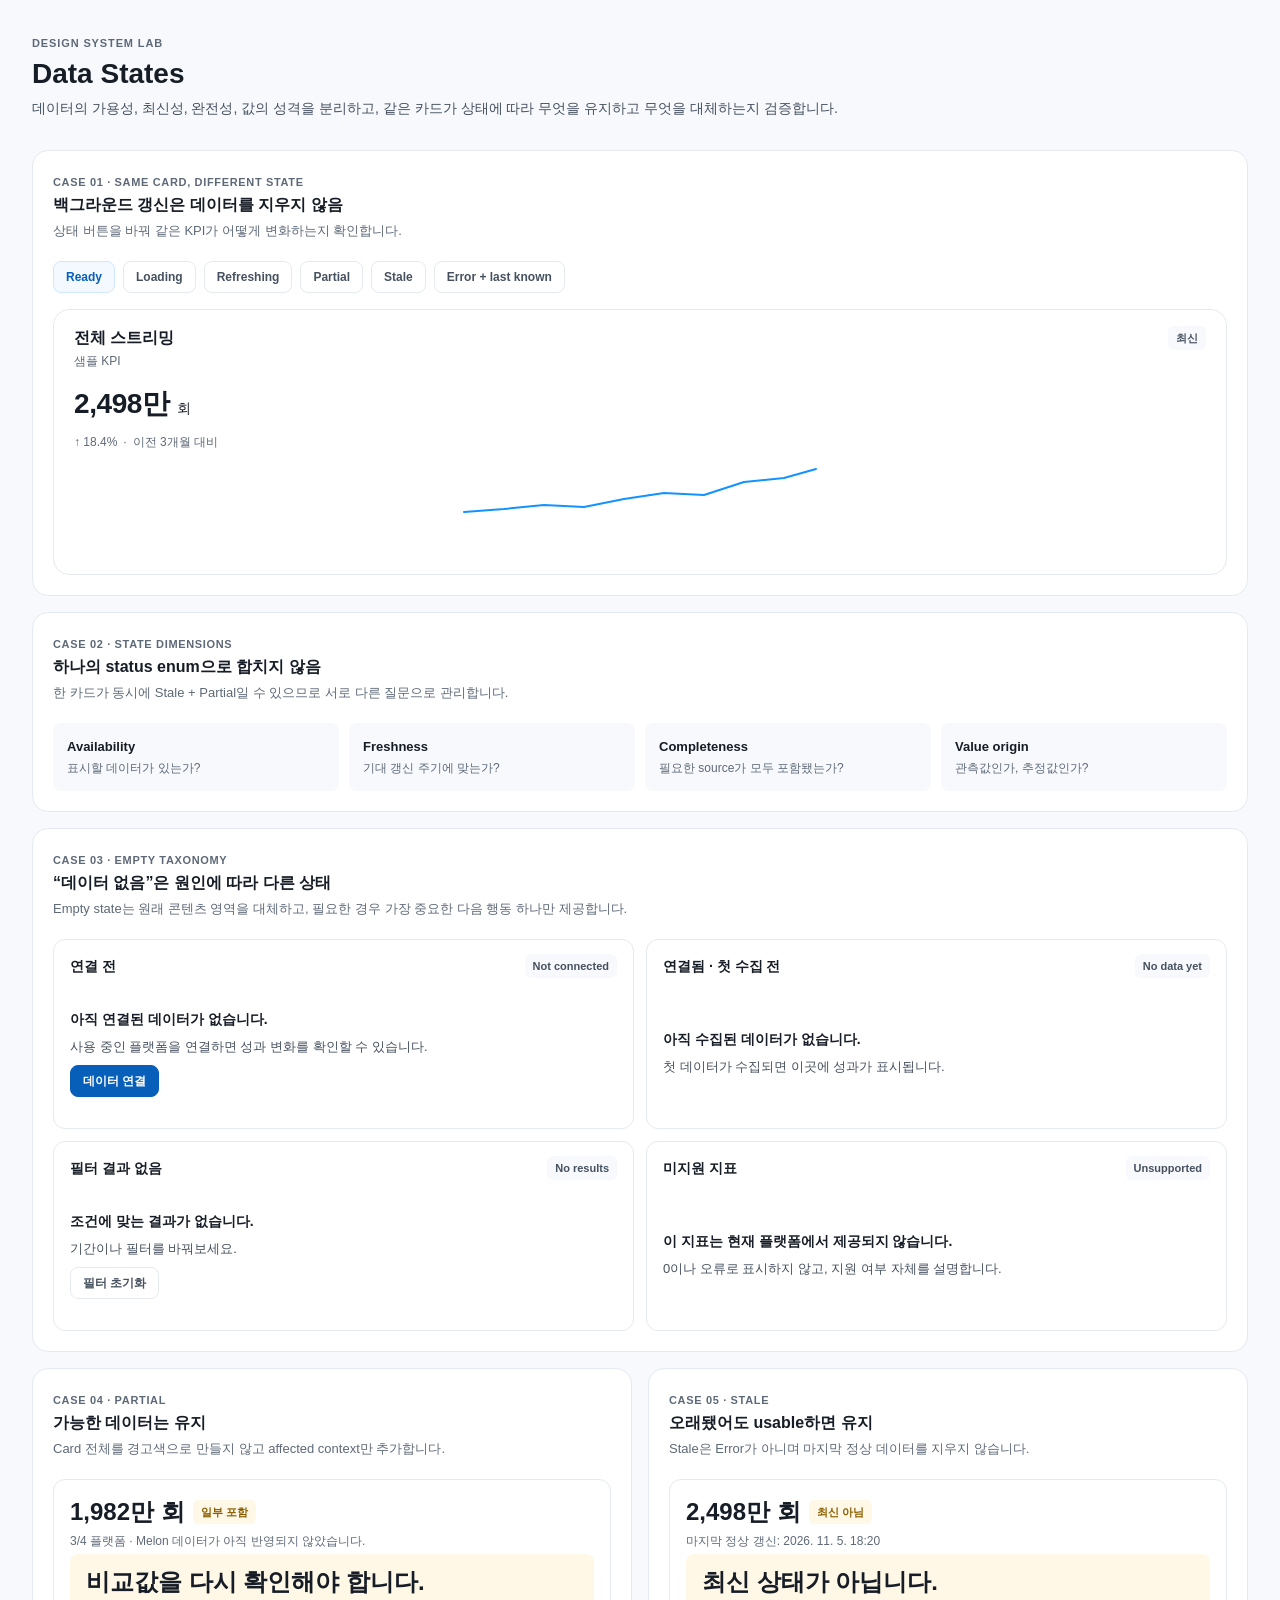
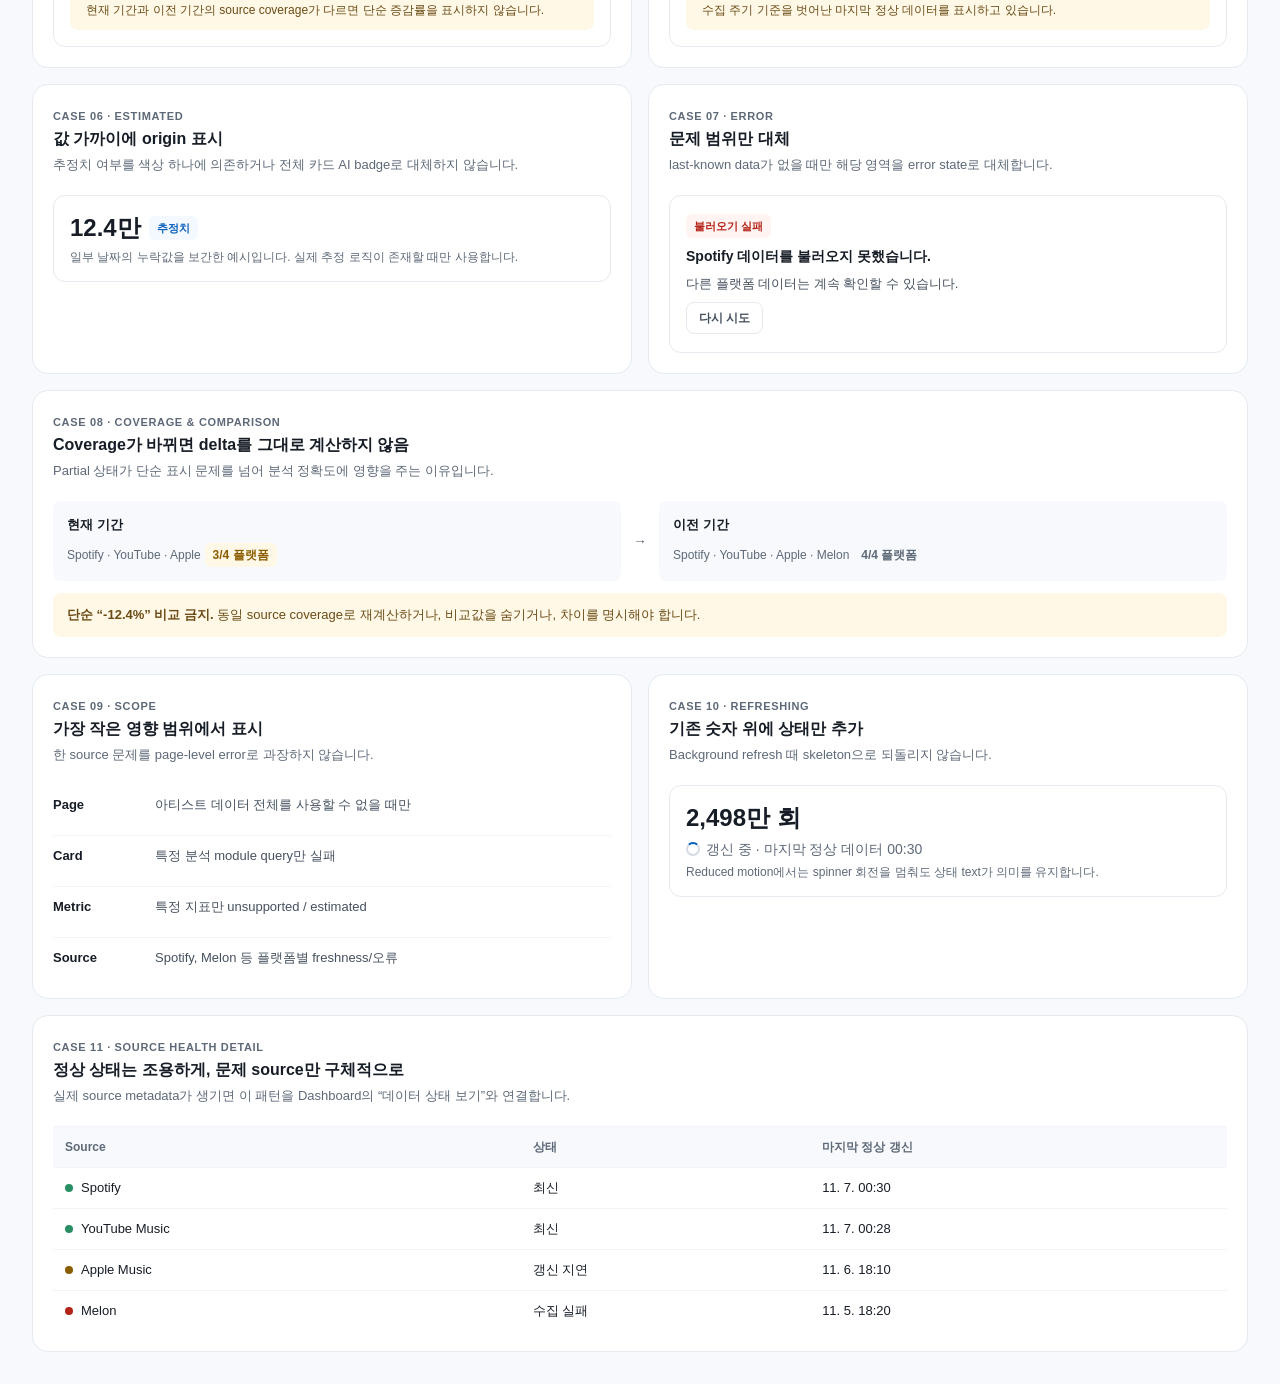
<file: prototype/design-system-lab/data-states.html>
<!doctype html>
<html lang="ko">
<head>
  <meta charset="utf-8" />
  <meta name="viewport" content="width=device-width, initial-scale=1" />
  <title>CHASM Design System Lab — Data States</title>
  <link rel="stylesheet" href="../dashboard-sample/styles.css" />
  <style>
    body { padding: 32px; }
    .lab { max-width: 1240px; margin: 0 auto; }
    .lab-head { margin-bottom: 32px; }
    .lab-head h1 { margin: 4px 0 6px; font-size: 28px; line-height: 36px; }
    .lab-head p { margin: 0; max-width: 940px; color: var(--fg-secondary); }
    .lab-grid { display: grid; grid-template-columns: repeat(2, minmax(0,1fr)); gap: 16px; }
    .lab-card {
      min-width: 0;
      padding: 20px;
      background: var(--surface-default);
      border: 1px solid var(--border-default);
      border-radius: var(--radius-card);
    }
    .lab-card--wide { grid-column: 1 / -1; }
    .case-tag {
      display: inline-flex;
      color: var(--fg-tertiary);
      font-size: 11px;
      line-height: 16px;
      font-weight: 700;
      letter-spacing: .06em;
    }
    .lab-card h2 { margin: 2px 0 4px; font-size: 16px; line-height: 24px; }
    .lab-card > p { margin: 0 0 20px; color: var(--fg-tertiary); font-size: 13px; line-height: 20px; }

    .state-switcher {
      display: flex;
      flex-wrap: wrap;
      gap: 8px;
      margin-bottom: 16px;
    }
    .state-switcher button[aria-pressed="true"] {
      color: var(--control-selected-fg);
      background: var(--control-selected-bg);
      border-color: var(--control-selected-border);
    }
    .state-demo-card {
      overflow: hidden;
      border: 1px solid var(--border-default);
      border-radius: var(--radius-card);
      background: var(--surface-default);
    }
    .state-demo-head {
      min-height: 72px;
      padding: 16px 20px;
      display: flex;
      align-items: flex-start;
      justify-content: space-between;
      gap: 16px;
    }
    .state-demo-head strong { display: block; font-size: 16px; line-height: 24px; }
    .state-demo-head small { color: var(--fg-tertiary); font-size: 12px; line-height: 16px; }
    .state-demo-body {
      min-height: 188px;
      padding: 0 20px 20px;
      display: grid;
      align-content: start;
      gap: 12px;
    }
    .metric-value {
      font-size: 28px;
      line-height: 36px;
      font-weight: 700;
      letter-spacing: -.015em;
    }
    .metric-value small { font-size: 14px; line-height: 20px; font-weight: 500; }
    .metric-meta {
      display: flex;
      flex-wrap: wrap;
      gap: 6px;
      color: var(--fg-tertiary);
      font-size: 12px;
      line-height: 16px;
    }
    .mini-line {
      width: 100%;
      height: 58px;
      margin-top: auto;
      display: block;
    }
    .mini-line path {
      fill: none;
      stroke: var(--viz-blue);
      stroke-width: 2;
      stroke-linecap: round;
      stroke-linejoin: round;
    }
    .skeleton-stack { display: grid; gap: 10px; }
    .skeleton-stack .s1 { width: 36%; height: 14px; }
    .skeleton-stack .s2 { width: 58%; height: 34px; }
    .skeleton-stack .s3 { width: 48%; height: 12px; }
    .skeleton-stack .s4 { width: 100%; height: 58px; margin-top: 12px; }

    .state-grid { display: grid; grid-template-columns: repeat(2,minmax(0,1fr)); gap: 12px; }
    .state-box {
      min-width: 0;
      border: 1px solid var(--border-default);
      border-radius: var(--radius-container-sm);
      overflow: hidden;
      background: var(--surface-default);
    }
    .state-box__head {
      padding: 14px 16px 0;
      display: flex;
      align-items: center;
      justify-content: space-between;
      gap: 10px;
    }
    .state-box__head strong { font-size: 14px; line-height: 20px; }
    .state-box .data-state-empty { min-height: 150px; padding: 18px 16px; }
    .state-box .data-state-notice { margin: 12px 16px 16px; }

    .dimension-grid {
      display: grid;
      grid-template-columns: repeat(4,minmax(0,1fr));
      gap: 10px;
    }
    .dimension-card {
      padding: 14px;
      border-radius: var(--radius-control);
      background: var(--surface-subtle);
    }
    .dimension-card strong { display: block; font-size: 13px; line-height: 20px; }
    .dimension-card span { color: var(--fg-tertiary); font-size: 12px; line-height: 16px; }

    .scope-stack { display: grid; gap: 10px; }
    .scope-row {
      display: grid;
      grid-template-columns: 90px minmax(0,1fr);
      gap: 12px;
      padding: 10px 0;
      border-top: 1px solid var(--border-subtle);
      font-size: 13px;
      line-height: 20px;
    }
    .scope-row:first-child { border-top: 0; }
    .scope-row strong { color: var(--fg-primary); }
    .scope-row span { color: var(--fg-secondary); }

    .coverage-demo {
      display: grid;
      grid-template-columns: 1fr auto 1fr;
      gap: 12px;
      align-items: center;
    }
    .coverage-period {
      padding: 14px;
      background: var(--surface-subtle);
      border-radius: var(--radius-control);
    }
    .coverage-period strong { display: block; font-size: 13px; line-height: 20px; }
    .coverage-period span { color: var(--fg-tertiary); font-size: 12px; line-height: 16px; }
    .coverage-arrow { color: var(--fg-tertiary); }
    .comparison-block {
      margin-top: 12px;
      padding: 12px 14px;
      color: #6A4B16;
      background: var(--data-state-attention-bg);
      border-radius: var(--radius-control);
      font-size: 13px;
      line-height: 20px;
    }

    .source-status-table { width: 100%; border-collapse: collapse; font-size: 13px; line-height: 20px; }
    .source-status-table th,
    .source-status-table td {
      padding: 10px 12px;
      text-align: left;
      border-top: 1px solid var(--border-subtle);
    }
    .source-status-table th { color: var(--fg-tertiary); background: var(--surface-subtle); font-size: 12px; }
    .source-label { display: inline-flex; align-items: center; gap: 8px; }
    .status-copy { display: inline-flex; align-items: center; gap: 6px; }

    .estimated-value {
      padding: 16px;
      display: grid;
      gap: 5px;
      border: 1px solid var(--border-default);
      border-radius: var(--radius-container-sm);
    }
    .estimated-value__top { display: flex; align-items: center; gap: 8px; }
    .estimated-value strong { font-size: 24px; line-height: 32px; }
    .estimated-value p { margin: 0; color: var(--fg-tertiary); font-size: 12px; line-height: 16px; }

    .legend-note { color: var(--fg-tertiary); font-size: 12px; line-height: 18px; }

    @media (max-width: 900px) {
      body { padding: 20px; }
      .lab-grid { grid-template-columns: 1fr; }
      .lab-card--wide { grid-column: auto; }
      .dimension-grid { grid-template-columns: repeat(2,minmax(0,1fr)); }
    }
    @media (max-width: 640px) {
      body { padding: 16px; }
      .lab-card { padding: 16px; }
      .state-grid, .dimension-grid { grid-template-columns: 1fr; }
      .coverage-demo { grid-template-columns: 1fr; }
      .coverage-arrow { transform: rotate(90deg); justify-self: center; }
      .scope-row { grid-template-columns: 1fr; gap: 2px; }
    }
  </style>
</head>
<body>
  <a class="skip-link" href="#labMain">본문으로 건너뛰기</a>
  <main class="lab" id="labMain" tabindex="-1">
    <header class="lab-head">
      <span class="section-kicker">DESIGN SYSTEM LAB</span>
      <h1>Data States</h1>
      <p>데이터의 가용성, 최신성, 완전성, 값의 성격을 분리하고, 같은 카드가 상태에 따라 무엇을 유지하고 무엇을 대체하는지 검증합니다.</p>
    </header>

    <div class="lab-grid">
      <section class="lab-card lab-card--wide">
        <span class="case-tag">CASE 01 · SAME CARD, DIFFERENT STATE</span>
        <h2>백그라운드 갱신은 데이터를 지우지 않음</h2>
        <p>상태 버튼을 바꿔 같은 KPI가 어떻게 변화하는지 확인합니다.</p>

        <div class="state-switcher" role="group" aria-label="데이터 상태 예시">
          <button class="button button--secondary button--compact is-active" type="button" data-state="ready">Ready</button>
          <button class="button button--secondary button--compact" type="button" data-state="loading">Loading</button>
          <button class="button button--secondary button--compact" type="button" data-state="refreshing">Refreshing</button>
          <button class="button button--secondary button--compact" type="button" data-state="partial">Partial</button>
          <button class="button button--secondary button--compact" type="button" data-state="stale">Stale</button>
          <button class="button button--secondary button--compact" type="button" data-state="errorLastKnown">Error + last known</button>
        </div>

        <div class="state-demo-card" id="interactiveStateCard" aria-live="polite">
          <div class="state-demo-head">
            <div>
              <strong>전체 스트리밍</strong>
              <small>샘플 KPI</small>
            </div>
            <span class="data-state-chip" id="interactiveStateChip">최신</span>
          </div>
          <div class="state-demo-body" id="interactiveStateBody"></div>
        </div>
      </section>

      <section class="lab-card lab-card--wide">
        <span class="case-tag">CASE 02 · STATE DIMENSIONS</span>
        <h2>하나의 status enum으로 합치지 않음</h2>
        <p>한 카드가 동시에 Stale + Partial일 수 있으므로 서로 다른 질문으로 관리합니다.</p>
        <div class="dimension-grid">
          <div class="dimension-card"><strong>Availability</strong><span>표시할 데이터가 있는가?</span></div>
          <div class="dimension-card"><strong>Freshness</strong><span>기대 갱신 주기에 맞는가?</span></div>
          <div class="dimension-card"><strong>Completeness</strong><span>필요한 source가 모두 포함됐는가?</span></div>
          <div class="dimension-card"><strong>Value origin</strong><span>관측값인가, 추정값인가?</span></div>
        </div>
      </section>

      <section class="lab-card lab-card--wide">
        <span class="case-tag">CASE 03 · EMPTY TAXONOMY</span>
        <h2>“데이터 없음”은 원인에 따라 다른 상태</h2>
        <p>Empty state는 원래 콘텐츠 영역을 대체하고, 필요한 경우 가장 중요한 다음 행동 하나만 제공합니다.</p>
        <div class="state-grid">
          <article class="state-box">
            <div class="state-box__head"><strong>연결 전</strong><span class="data-state-chip">Not connected</span></div>
            <div class="data-state-empty">
              <strong>아직 연결된 데이터가 없습니다.</strong>
              <p>사용 중인 플랫폼을 연결하면 성과 변화를 확인할 수 있습니다.</p>
              <button class="button button--primary button--compact" type="button">데이터 연결</button>
            </div>
          </article>

          <article class="state-box">
            <div class="state-box__head"><strong>연결됨 · 첫 수집 전</strong><span class="data-state-chip">No data yet</span></div>
            <div class="data-state-empty">
              <strong>아직 수집된 데이터가 없습니다.</strong>
              <p>첫 데이터가 수집되면 이곳에 성과가 표시됩니다.</p>
            </div>
          </article>

          <article class="state-box">
            <div class="state-box__head"><strong>필터 결과 없음</strong><span class="data-state-chip">No results</span></div>
            <div class="data-state-empty">
              <strong>조건에 맞는 결과가 없습니다.</strong>
              <p>기간이나 필터를 바꿔보세요.</p>
              <button class="button button--secondary button--compact" type="button">필터 초기화</button>
            </div>
          </article>

          <article class="state-box">
            <div class="state-box__head"><strong>미지원 지표</strong><span class="data-state-chip">Unsupported</span></div>
            <div class="data-state-empty">
              <strong>이 지표는 현재 플랫폼에서 제공되지 않습니다.</strong>
              <p>0이나 오류로 표시하지 않고, 지원 여부 자체를 설명합니다.</p>
            </div>
          </article>
        </div>
      </section>

      <section class="lab-card">
        <span class="case-tag">CASE 04 · PARTIAL</span>
        <h2>가능한 데이터는 유지</h2>
        <p>Card 전체를 경고색으로 만들지 않고 affected context만 추가합니다.</p>
        <div class="estimated-value">
          <div class="estimated-value__top">
            <strong>1,982만 회</strong>
            <span class="data-state-chip is-attention">일부 포함</span>
          </div>
          <p>3/4 플랫폼 · Melon 데이터가 아직 반영되지 않았습니다.</p>
          <div class="data-state-notice is-attention">
            <strong>비교값을 다시 확인해야 합니다.</strong>
            <span>현재 기간과 이전 기간의 source coverage가 다르면 단순 증감률을 표시하지 않습니다.</span>
          </div>
        </div>
      </section>

      <section class="lab-card">
        <span class="case-tag">CASE 05 · STALE</span>
        <h2>오래됐어도 usable하면 유지</h2>
        <p>Stale은 Error가 아니며 마지막 정상 데이터를 지우지 않습니다.</p>
        <div class="estimated-value">
          <div class="estimated-value__top">
            <strong>2,498만 회</strong>
            <span class="data-state-chip is-attention">최신 아님</span>
          </div>
          <p>마지막 정상 갱신: 2026. 11. 5. 18:20</p>
          <div class="data-state-notice is-attention">
            <strong>최신 상태가 아닙니다.</strong>
            <span>수집 주기 기준을 벗어난 마지막 정상 데이터를 표시하고 있습니다.</span>
          </div>
        </div>
      </section>

      <section class="lab-card">
        <span class="case-tag">CASE 06 · ESTIMATED</span>
        <h2>값 가까이에 origin 표시</h2>
        <p>추정치 여부를 색상 하나에 의존하거나 전체 카드 AI badge로 대체하지 않습니다.</p>
        <div class="estimated-value">
          <div class="estimated-value__top">
            <strong>12.4만</strong>
            <span class="data-state-chip is-estimated">추정치</span>
          </div>
          <p>일부 날짜의 누락값을 보간한 예시입니다. 실제 추정 로직이 존재할 때만 사용합니다.</p>
        </div>
      </section>

      <section class="lab-card">
        <span class="case-tag">CASE 07 · ERROR</span>
        <h2>문제 범위만 대체</h2>
        <p>last-known data가 없을 때만 해당 영역을 error state로 대체합니다.</p>
        <div class="state-box">
          <div class="data-state-empty">
            <span class="data-state-chip is-critical">불러오기 실패</span>
            <strong>Spotify 데이터를 불러오지 못했습니다.</strong>
            <p>다른 플랫폼 데이터는 계속 확인할 수 있습니다.</p>
            <button class="button button--secondary button--compact" type="button">다시 시도</button>
          </div>
        </div>
      </section>

      <section class="lab-card lab-card--wide">
        <span class="case-tag">CASE 08 · COVERAGE & COMPARISON</span>
        <h2>Coverage가 바뀌면 delta를 그대로 계산하지 않음</h2>
        <p>Partial 상태가 단순 표시 문제를 넘어 분석 정확도에 영향을 주는 이유입니다.</p>
        <div class="coverage-demo">
          <div class="coverage-period">
            <strong>현재 기간</strong>
            <span>Spotify · YouTube · Apple</span>
            <span class="data-state-chip is-attention" style="margin-top:8px">3/4 플랫폼</span>
          </div>
          <span class="coverage-arrow" aria-hidden="true">→</span>
          <div class="coverage-period">
            <strong>이전 기간</strong>
            <span>Spotify · YouTube · Apple · Melon</span>
            <span class="data-state-chip" style="margin-top:8px">4/4 플랫폼</span>
          </div>
        </div>
        <div class="comparison-block">
          <strong>단순 “-12.4%” 비교 금지.</strong>
          동일 source coverage로 재계산하거나, 비교값을 숨기거나, 차이를 명시해야 합니다.
        </div>
      </section>

      <section class="lab-card">
        <span class="case-tag">CASE 09 · SCOPE</span>
        <h2>가장 작은 영향 범위에서 표시</h2>
        <p>한 source 문제를 page-level error로 과장하지 않습니다.</p>
        <div class="scope-stack">
          <div class="scope-row"><strong>Page</strong><span>아티스트 데이터 전체를 사용할 수 없을 때만</span></div>
          <div class="scope-row"><strong>Card</strong><span>특정 분석 module query만 실패</span></div>
          <div class="scope-row"><strong>Metric</strong><span>특정 지표만 unsupported / estimated</span></div>
          <div class="scope-row"><strong>Source</strong><span>Spotify, Melon 등 플랫폼별 freshness/오류</span></div>
        </div>
      </section>

      <section class="lab-card">
        <span class="case-tag">CASE 10 · REFRESHING</span>
        <h2>기존 숫자 위에 상태만 추가</h2>
        <p>Background refresh 때 skeleton으로 되돌리지 않습니다.</p>
        <div class="estimated-value">
          <div class="estimated-value__top"><strong>2,498만 회</strong></div>
          <div class="data-refreshing">
            <span class="data-refreshing__spinner" aria-hidden="true"></span>
            <span>갱신 중 · 마지막 정상 데이터 00:30</span>
          </div>
          <p class="legend-note">Reduced motion에서는 spinner 회전을 멈춰도 상태 text가 의미를 유지합니다.</p>
        </div>
      </section>

      <section class="lab-card lab-card--wide">
        <span class="case-tag">CASE 11 · SOURCE HEALTH DETAIL</span>
        <h2>정상 상태는 조용하게, 문제 source만 구체적으로</h2>
        <p>실제 source metadata가 생기면 이 패턴을 Dashboard의 “데이터 상태 보기”와 연결합니다.</p>
        <div class="table-shell">
          <table class="source-status-table">
            <thead><tr><th>Source</th><th>상태</th><th>마지막 정상 갱신</th></tr></thead>
            <tbody>
              <tr><td><span class="source-label"><span class="data-state-dot is-fresh"></span>Spotify</span></td><td>최신</td><td>11. 7. 00:30</td></tr>
              <tr><td><span class="source-label"><span class="data-state-dot is-fresh"></span>YouTube Music</span></td><td>최신</td><td>11. 7. 00:28</td></tr>
              <tr><td><span class="source-label"><span class="data-state-dot is-attention"></span>Apple Music</span></td><td>갱신 지연</td><td>11. 6. 18:10</td></tr>
              <tr><td><span class="source-label"><span class="data-state-dot is-critical"></span>Melon</span></td><td>수집 실패</td><td>11. 5. 18:20</td></tr>
            </tbody>
          </table>
        </div>
      </section>
    </div>
  </main>

  <script>
    const root = document.querySelector('.state-switcher');
    const body = document.getElementById('interactiveStateBody');
    const chip = document.getElementById('interactiveStateChip');

    const chart = '<svg class="mini-line" viewBox="0 0 360 58" aria-hidden="true"><path d="M4 50 L44 47 L84 43 L124 45 L164 37 L204 31 L244 33 L284 20 L324 16 L356 7"></path></svg>';
    const value = '<div class="metric-value">2,498만 <small>회</small></div>';

    const states = {
      ready: {
        chip: '최신',
        chipClass: '',
        html: value + '<div class="metric-meta"><span>↑ 18.4%</span><span>·</span><span>이전 3개월 대비</span></div>' + chart
      },
      loading: {
        chip: '불러오는 중',
        chipClass: '',
        html: '<div class="skeleton-stack" aria-hidden="true"><span class="skeleton-block s1"></span><span class="skeleton-block s2"></span><span class="skeleton-block s3"></span><span class="skeleton-block s4"></span></div><span class="sr-only">전체 스트리밍 데이터를 불러오는 중입니다.</span>'
      },
      refreshing: {
        chip: '갱신 중',
        chipClass: '',
        html: value + '<div class="data-refreshing"><span class="data-refreshing__spinner" aria-hidden="true"></span><span>갱신 중 · 마지막 정상 데이터 00:30</span></div>' + chart
      },
      partial: {
        chip: '일부 포함',
        chipClass: 'is-attention',
        html: value + '<div class="metric-meta"><span>3/4 플랫폼 포함</span><span>·</span><span>Melon 미반영</span></div><div class="data-state-notice is-attention"><strong>비교값을 다시 확인해야 합니다.</strong><span>이전 기간과 source coverage가 다를 수 있습니다.</span></div>' + chart
      },
      stale: {
        chip: '최신 아님',
        chipClass: 'is-attention',
        html: value + '<div class="data-state-notice is-attention"><strong>최신 상태가 아닙니다.</strong><span>마지막 정상 갱신: 2026. 11. 5. 18:20</span></div>' + chart
      },
      errorLastKnown: {
        chip: '갱신 실패',
        chipClass: 'is-critical',
        html: value + '<div class="data-state-notice is-critical"><strong>최신 데이터를 가져오지 못했습니다.</strong><span>2026. 11. 5. 18:20 기준 데이터를 표시합니다.</span></div><button class="button button--secondary button--compact" type="button">다시 시도</button>' + chart
      }
    };

    function renderState(name) {
      const state = states[name];
      chip.textContent = state.chip;
      chip.className = 'data-state-chip' + (state.chipClass ? ' ' + state.chipClass : '');
      body.innerHTML = state.html;
      root.querySelectorAll('[data-state]').forEach((button) => {
        const selected = button.dataset.state === name;
        button.classList.toggle('is-active', selected);
        button.setAttribute('aria-pressed', String(selected));
      });
    }

    root.addEventListener('click', (event) => {
      const button = event.target.closest('[data-state]');
      if (!button) return;
      renderState(button.dataset.state);
    });

    renderState('ready');
  </script>
</body>
</html>
</file>
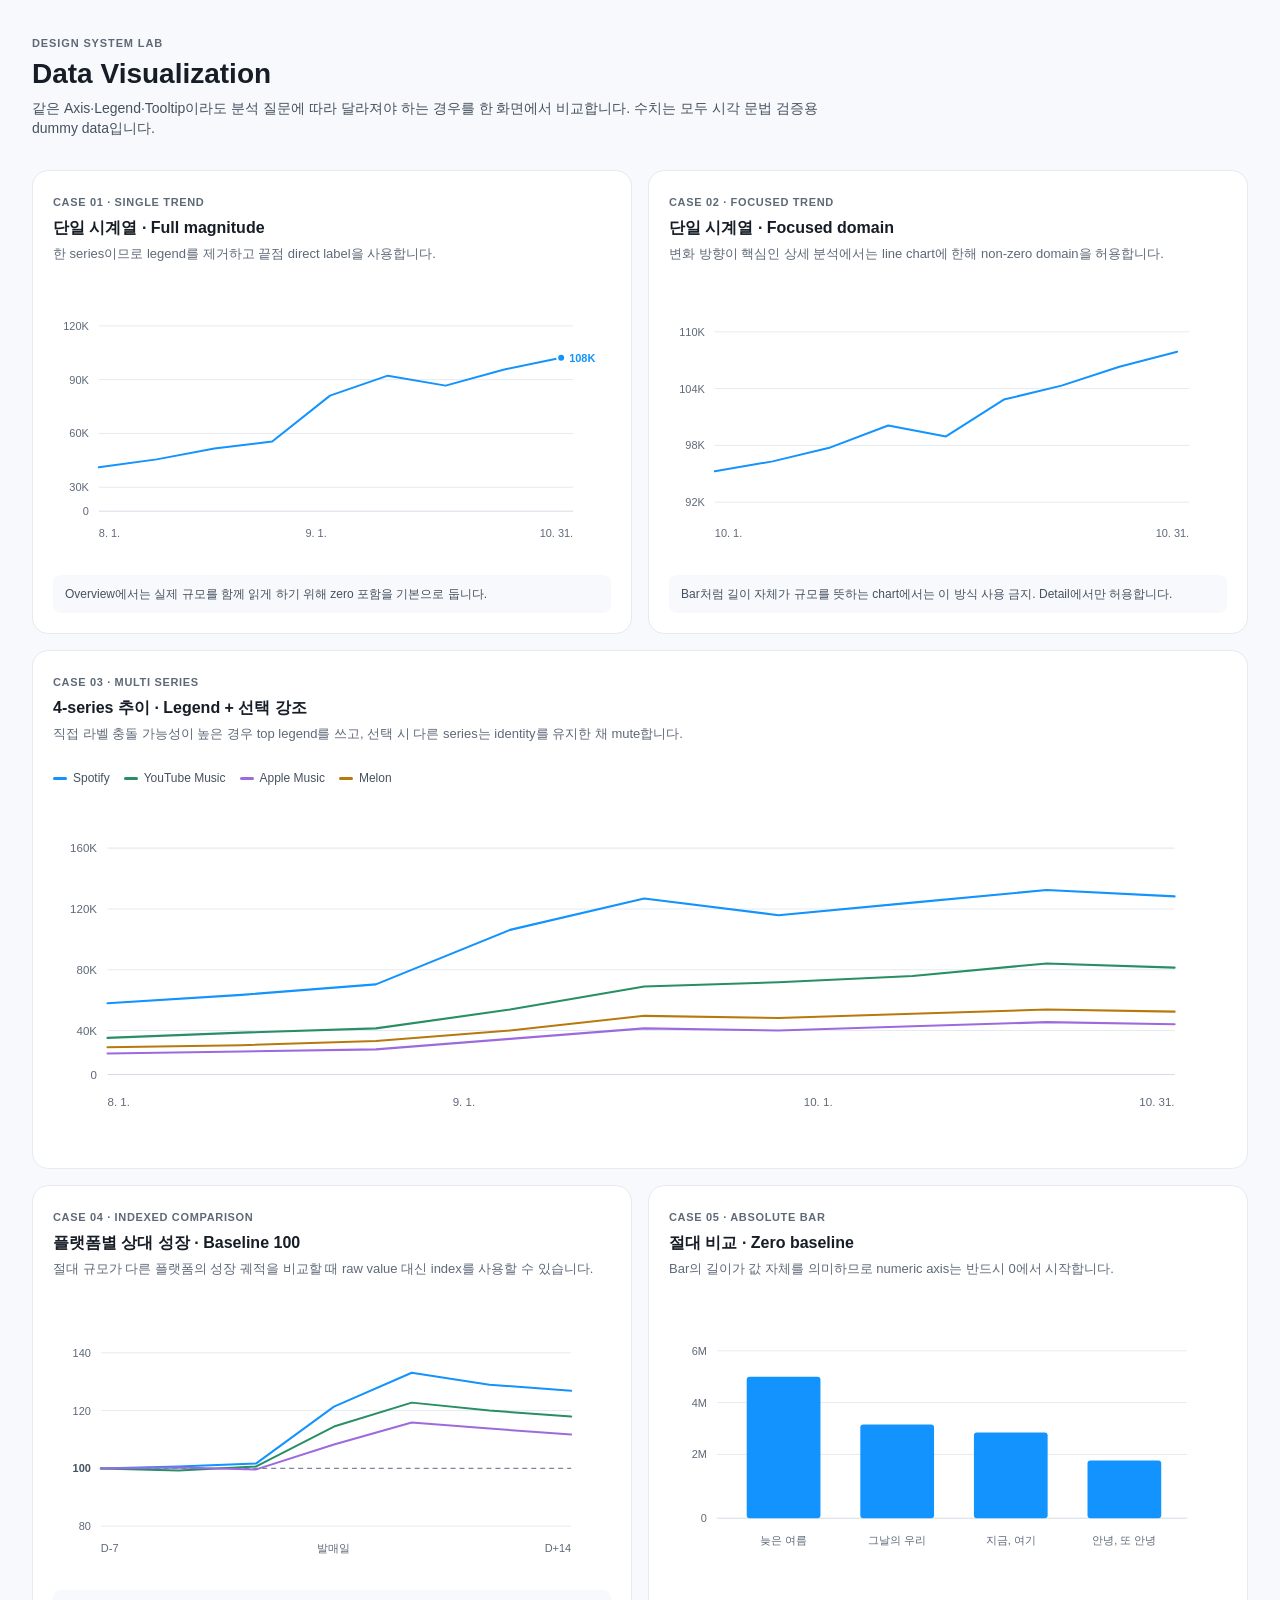
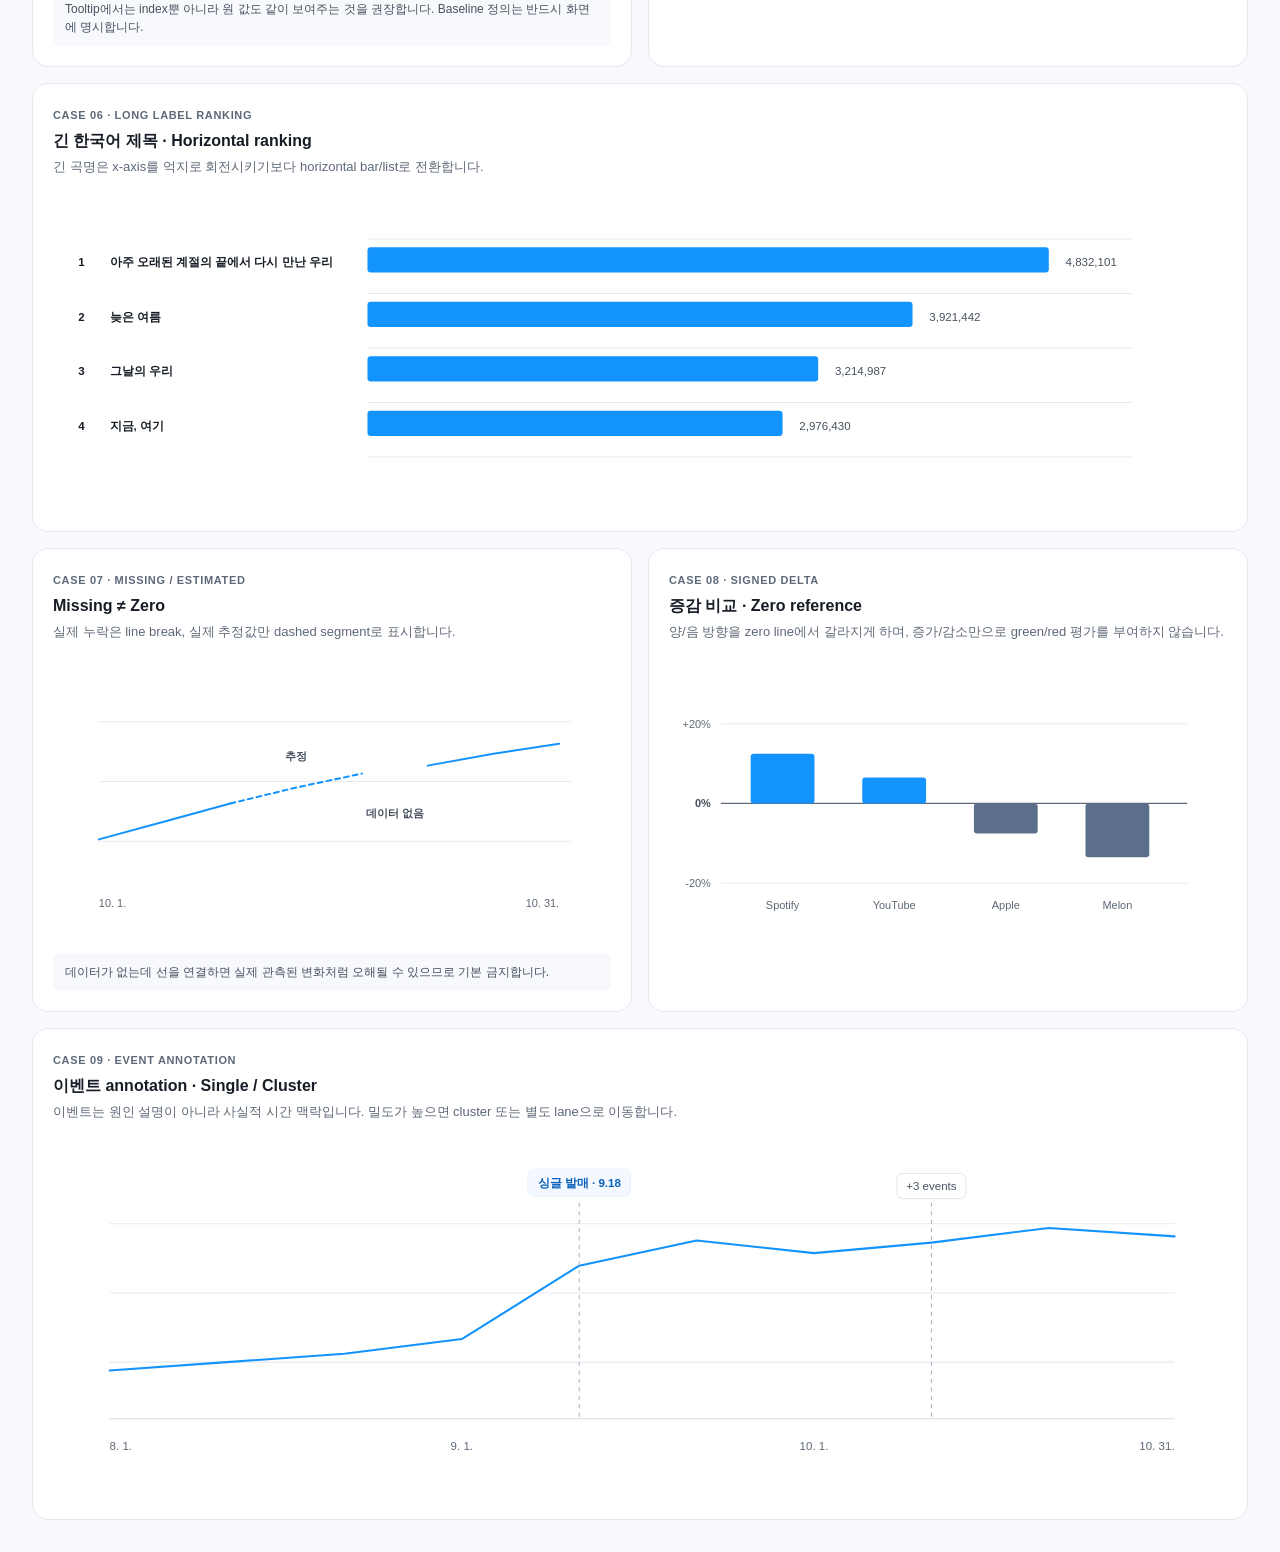
<file: prototype/design-system-lab/data-visualization.html>
<!doctype html>
<html lang="ko">
<head>
  <meta charset="utf-8" />
  <meta name="viewport" content="width=device-width, initial-scale=1" />
  <title>CHASM Design System Lab — Data Visualization</title>
  <link rel="stylesheet" href="../dashboard-sample/styles.css" />
  <style>
    body { padding: 32px; }
    .lab { max-width: 1320px; margin: 0 auto; }
    .lab-head { margin-bottom: 32px; }
    .lab-head h1 { margin: 4px 0 6px; font-size: 28px; line-height: 36px; }
    .lab-head p { margin: 0; max-width: 820px; color: var(--fg-secondary); }
    .lab-grid { display: grid; grid-template-columns: repeat(2, minmax(0,1fr)); gap: 16px; }
    .viz-card {
      min-width: 0;
      padding: 20px;
      background: var(--surface-default);
      border: 1px solid var(--border-default);
      border-radius: var(--radius-card);
    }
    .viz-card--wide { grid-column: 1 / -1; }
    .viz-head { margin-bottom: 20px; }
    .viz-head h2 { margin: 2px 0 4px; font-size: 16px; line-height: 24px; }
    .viz-head p { margin: 0; color: var(--fg-tertiary); font-size: 13px; line-height: 20px; }
    .viz-note {
      margin-top: 12px;
      padding: 10px 12px;
      background: var(--surface-subtle);
      border-radius: var(--radius-control);
      color: var(--fg-secondary);
      font-size: 12px;
      line-height: 18px;
    }
    .chart-frame { position: relative; min-height: 250px; }
    .chart-frame svg { display: block; width: 100%; height: auto; overflow: visible; }
    .axis-text {
      fill: var(--chart-axis-text);
      font-family: var(--font-family-base);
      font-size: 11px;
    }
    .axis-text--strong { fill: var(--fg-secondary); font-weight: 600; }
    .grid-major { stroke: var(--chart-grid-major); stroke-width: 1; }
    .grid-minor { stroke: var(--chart-grid-minor); stroke-width: 1; }
    .axis-anchor { stroke: var(--chart-axis-line); stroke-width: 1; }
    .ref-line { stroke: var(--chart-reference); stroke-width: 1.25; stroke-dasharray: 5 4; }
    .zero-line { stroke: var(--neutral-600); stroke-width: 1.25; }
    .series {
      fill: none;
      stroke-width: var(--chart-line-standard);
      stroke-linejoin: round;
      stroke-linecap: round;
    }
    .series--emphasis { stroke-width: var(--chart-line-emphasis); }
    .series--muted { opacity: var(--chart-opacity-muted); stroke-width: var(--chart-line-muted); }
    .series--estimated { stroke-dasharray: 5 4; }
    .area-fill { opacity: var(--chart-opacity-area); }
    .point {
      stroke: var(--surface-default);
      stroke-width: 2;
      cursor: pointer;
    }
    .point-hit {
      fill: transparent;
      cursor: pointer;
    }
    .event-line { stroke: var(--neutral-400); stroke-width: 1; stroke-dasharray: 4 4; }
    .event-label-bg { fill: var(--surface-default); stroke: var(--border-default); }
    .event-label-brand { fill: var(--blue-50); stroke: var(--blue-100); }
    .event-label-text {
      fill: var(--fg-secondary);
      font-family: var(--font-family-base);
      font-size: 11px;
    }
    .event-label-text--brand { fill: var(--fg-brand); font-weight: 700; }
    .legend-row { display: flex; flex-wrap: wrap; gap: 8px 14px; margin-bottom: 10px; }
    .legend-btn {
      min-height: 28px;
      padding: 0;
      display: inline-flex;
      align-items: center;
      gap: 6px;
      color: var(--fg-secondary);
      background: transparent;
      border: 0;
      font-size: 12px;
      cursor: pointer;
    }
    .legend-btn:hover { color: var(--fg-primary); }
    .legend-swatch { width: 14px; height: 3px; border-radius: 999px; background: var(--c); }
    .legend-btn[aria-pressed="true"] { color: var(--fg-primary); font-weight: 700; }
    .direct-label {
      font-family: var(--font-family-base);
      font-size: 11px;
      font-weight: 700;
    }
    .bar { rx: 3; }
    .bar-label {
      fill: var(--fg-primary);
      font-family: var(--font-family-base);
      font-size: 11px;
      font-weight: 600;
    }
    .bar-value {
      fill: var(--fg-secondary);
      font-family: var(--font-family-base);
      font-size: 11px;
      font-variant-numeric: tabular-nums;
    }
    .tooltip {
      position: fixed;
      z-index: 200;
      min-width: 150px;
      max-width: 260px;
      padding: 8px 10px;
      color: #fff;
      background: var(--neutral-900);
      border-radius: var(--radius-control);
      box-shadow: var(--shadow-mid);
      font-size: 12px;
      line-height: 17px;
      opacity: 0;
      pointer-events: none;
      transform: translate(-50%, -10px);
    }
    .tooltip.is-visible { opacity: 1; }
    .tooltip strong { display: block; margin-bottom: 2px; }
    .tooltip-row { display: flex; justify-content: space-between; gap: 14px; }
    .tooltip-row span:last-child { font-variant-numeric: tabular-nums; }
    .case-tag {
      display: inline-flex;
      margin-bottom: 4px;
      color: var(--fg-tertiary);
      font-size: 11px;
      line-height: 16px;
      font-weight: 700;
      letter-spacing: .06em;
    }
    @media (max-width: 900px) {
      body { padding: 20px; }
      .lab-grid { grid-template-columns: 1fr; }
      .viz-card--wide { grid-column: auto; }
    }
    @media (max-width: 640px) {
      body { padding: 16px; }
      .viz-card { padding: 16px; }
    }
  </style>
</head>
<body>
  <main class="lab">
    <header class="lab-head">
      <span class="section-kicker">DESIGN SYSTEM LAB</span>
      <h1>Data Visualization</h1>
      <p>같은 Axis·Legend·Tooltip이라도 분석 질문에 따라 달라져야 하는 경우를 한 화면에서 비교합니다. 수치는 모두 시각 문법 검증용 dummy data입니다.</p>
    </header>

    <div class="lab-grid">
      <section class="viz-card">
        <div class="viz-head">
          <span class="case-tag">CASE 01 · SINGLE TREND</span>
          <h2>단일 시계열 · Full magnitude</h2>
          <p>한 series이므로 legend를 제거하고 끝점 direct label을 사용합니다.</p>
        </div>
        <div class="chart-frame">
          <svg viewBox="0 0 560 280" role="img" aria-label="전체 스트리밍의 8월부터 10월까지 추이">
            <line class="grid-major" x1="46" y1="42" x2="522" y2="42"/>
            <line class="grid-major" x1="46" y1="96" x2="522" y2="96"/>
            <line class="grid-major" x1="46" y1="150" x2="522" y2="150"/>
            <line class="grid-major" x1="46" y1="204" x2="522" y2="204"/>
            <line class="axis-anchor" x1="46" y1="228" x2="522" y2="228"/>
            <text class="axis-text" x="36" y="232" text-anchor="end">0</text>
            <text class="axis-text" x="36" y="208" text-anchor="end">30K</text>
            <text class="axis-text" x="36" y="154" text-anchor="end">60K</text>
            <text class="axis-text" x="36" y="100" text-anchor="end">90K</text>
            <text class="axis-text" x="36" y="46" text-anchor="end">120K</text>
            <text class="axis-text" x="46" y="254">8. 1.</text>
            <text class="axis-text" x="264" y="254" text-anchor="middle">9. 1.</text>
            <text class="axis-text" x="522" y="254" text-anchor="end">10. 31.</text>
            <polyline class="series" stroke="var(--viz-blue)" points="46,184 104,176 162,165 220,158 278,112 336,92 394,102 452,86 510,74"/>
            <circle class="point" cx="510" cy="74" r="4" fill="var(--viz-blue)"/>
            <text class="direct-label" x="518" y="78" fill="var(--viz-blue)">108K</text>
          </svg>
        </div>
        <div class="viz-note">Overview에서는 실제 규모를 함께 읽게 하기 위해 zero 포함을 기본으로 둡니다.</div>
      </section>

      <section class="viz-card">
        <div class="viz-head">
          <span class="case-tag">CASE 02 · FOCUSED TREND</span>
          <h2>단일 시계열 · Focused domain</h2>
          <p>변화 방향이 핵심인 상세 분석에서는 line chart에 한해 non-zero domain을 허용합니다.</p>
        </div>
        <div class="chart-frame">
          <svg viewBox="0 0 560 280" role="img" aria-label="스트리밍의 작은 변화만 확대해 보여주는 상세 추이">
            <line class="grid-major" x1="46" y1="48" x2="522" y2="48"/>
            <line class="grid-major" x1="46" y1="105" x2="522" y2="105"/>
            <line class="grid-major" x1="46" y1="162" x2="522" y2="162"/>
            <line class="grid-major" x1="46" y1="219" x2="522" y2="219"/>
            <text class="axis-text" x="36" y="223" text-anchor="end">92K</text>
            <text class="axis-text" x="36" y="166" text-anchor="end">98K</text>
            <text class="axis-text" x="36" y="109" text-anchor="end">104K</text>
            <text class="axis-text" x="36" y="52" text-anchor="end">110K</text>
            <text class="axis-text" x="46" y="254">10. 1.</text>
            <text class="axis-text" x="522" y="254" text-anchor="end">10. 31.</text>
            <polyline class="series" stroke="var(--viz-blue)" points="46,188 104,178 162,164 220,142 278,153 336,116 394,102 452,83 510,68"/>
          </svg>
        </div>
        <div class="viz-note">Bar처럼 길이 자체가 규모를 뜻하는 chart에서는 이 방식 사용 금지. Detail에서만 허용합니다.</div>
      </section>

      <section class="viz-card viz-card--wide">
        <div class="viz-head">
          <span class="case-tag">CASE 03 · MULTI SERIES</span>
          <h2>4-series 추이 · Legend + 선택 강조</h2>
          <p>직접 라벨 충돌 가능성이 높은 경우 top legend를 쓰고, 선택 시 다른 series는 identity를 유지한 채 mute합니다.</p>
        </div>
        <div class="legend-row" id="multiLegend">
          <button class="legend-btn" data-series="spotify" aria-pressed="false"><span class="legend-swatch" style="--c:var(--viz-blue)"></span>Spotify</button>
          <button class="legend-btn" data-series="youtube" aria-pressed="false"><span class="legend-swatch" style="--c:var(--viz-teal)"></span>YouTube Music</button>
          <button class="legend-btn" data-series="apple" aria-pressed="false"><span class="legend-swatch" style="--c:var(--viz-purple)"></span>Apple Music</button>
          <button class="legend-btn" data-series="melon" aria-pressed="false"><span class="legend-swatch" style="--c:var(--viz-amber)"></span>Melon</button>
        </div>
        <div class="chart-frame">
          <svg id="multiSeriesChart" viewBox="0 0 1120 330" role="img" aria-label="4개 플랫폼 스트리밍 추이 비교">
            <line class="grid-major" x1="52" y1="44" x2="1070" y2="44"/>
            <line class="grid-major" x1="52" y1="102" x2="1070" y2="102"/>
            <line class="grid-major" x1="52" y1="160" x2="1070" y2="160"/>
            <line class="grid-major" x1="52" y1="218" x2="1070" y2="218"/>
            <line class="axis-anchor" x1="52" y1="260" x2="1070" y2="260"/>
            <text class="axis-text" x="42" y="264" text-anchor="end">0</text>
            <text class="axis-text" x="42" y="222" text-anchor="end">40K</text>
            <text class="axis-text" x="42" y="164" text-anchor="end">80K</text>
            <text class="axis-text" x="42" y="106" text-anchor="end">120K</text>
            <text class="axis-text" x="42" y="48" text-anchor="end">160K</text>
            <text class="axis-text" x="52" y="290">8. 1.</text>
            <text class="axis-text" x="392" y="290" text-anchor="middle">9. 1.</text>
            <text class="axis-text" x="730" y="290" text-anchor="middle">10. 1.</text>
            <text class="axis-text" x="1070" y="290" text-anchor="end">10. 31.</text>
            <polyline class="series" data-line="spotify" stroke="var(--viz-blue)" points="52,192 180,184 308,174 436,122 564,92 692,108 820,96 948,84 1070,90"/>
            <polyline class="series" data-line="youtube" stroke="var(--viz-teal)" points="52,225 180,220 308,216 436,198 564,176 692,172 820,166 948,154 1070,158"/>
            <polyline class="series" data-line="apple" stroke="var(--viz-purple)" points="52,240 180,238 308,236 436,226 564,216 692,218 820,214 948,210 1070,212"/>
            <polyline class="series" data-line="melon" stroke="var(--viz-amber)" points="52,234 180,232 308,228 436,218 564,204 692,206 820,202 948,198 1070,200"/>
          </svg>
        </div>
      </section>

      <section class="viz-card">
        <div class="viz-head">
          <span class="case-tag">CASE 04 · INDEXED COMPARISON</span>
          <h2>플랫폼별 상대 성장 · Baseline 100</h2>
          <p>절대 규모가 다른 플랫폼의 성장 궤적을 비교할 때 raw value 대신 index를 사용할 수 있습니다.</p>
        </div>
        <div class="chart-frame">
          <svg viewBox="0 0 560 280" role="img" aria-label="발매 전 평균을 100으로 놓은 플랫폼별 상대 성장">
            <line class="grid-major" x1="48" y1="54" x2="520" y2="54"/>
            <line class="grid-major" x1="48" y1="112" x2="520" y2="112"/>
            <line class="ref-line" x1="48" y1="170" x2="520" y2="170"/>
            <line class="grid-major" x1="48" y1="228" x2="520" y2="228"/>
            <text class="axis-text" x="38" y="232" text-anchor="end">80</text>
            <text class="axis-text axis-text--strong" x="38" y="174" text-anchor="end">100</text>
            <text class="axis-text" x="38" y="116" text-anchor="end">120</text>
            <text class="axis-text" x="38" y="58" text-anchor="end">140</text>
            <text class="axis-text" x="48" y="254">D-7</text>
            <text class="axis-text" x="282" y="254" text-anchor="middle">발매일</text>
            <text class="axis-text" x="520" y="254" text-anchor="end">D+14</text>
            <polyline class="series" stroke="var(--viz-blue)" points="48,170 126,168 204,165 282,108 360,74 438,86 520,92"/>
            <polyline class="series" stroke="var(--viz-teal)" points="48,170 126,172 204,168 282,128 360,104 438,112 520,118"/>
            <polyline class="series" stroke="var(--viz-purple)" points="48,170 126,169 204,171 282,146 360,124 438,130 520,136"/>
          </svg>
        </div>
        <div class="viz-note">Tooltip에서는 index뿐 아니라 원 값도 같이 보여주는 것을 권장합니다. Baseline 정의는 반드시 화면에 명시합니다.</div>
      </section>

      <section class="viz-card">
        <div class="viz-head">
          <span class="case-tag">CASE 05 · ABSOLUTE BAR</span>
          <h2>절대 비교 · Zero baseline</h2>
          <p>Bar의 길이가 값 자체를 의미하므로 numeric axis는 반드시 0에서 시작합니다.</p>
        </div>
        <div class="chart-frame">
          <svg viewBox="0 0 560 280" role="img" aria-label="곡별 전체 스트리밍 비교">
            <line class="grid-major" x1="48" y1="52" x2="520" y2="52"/>
            <line class="grid-major" x1="48" y1="104" x2="520" y2="104"/>
            <line class="grid-major" x1="48" y1="156" x2="520" y2="156"/>
            <line class="axis-anchor" x1="48" y1="220" x2="520" y2="220"/>
            <text class="axis-text" x="38" y="224" text-anchor="end">0</text>
            <text class="axis-text" x="38" y="160" text-anchor="end">2M</text>
            <text class="axis-text" x="38" y="108" text-anchor="end">4M</text>
            <text class="axis-text" x="38" y="56" text-anchor="end">6M</text>
            <rect class="bar" x="78" y="78" width="74" height="142" fill="var(--viz-blue)" data-tip-title="늦은 여름" data-tip-value="4,832,101회"/>
            <rect class="bar" x="192" y="126" width="74" height="94" fill="var(--viz-blue)" data-tip-title="그날의 우리" data-tip-value="3,214,987회"/>
            <rect class="bar" x="306" y="134" width="74" height="86" fill="var(--viz-blue)" data-tip-title="지금, 여기" data-tip-value="2,976,430회"/>
            <rect class="bar" x="420" y="162" width="74" height="58" fill="var(--viz-blue)" data-tip-title="안녕, 또 안녕" data-tip-value="1,982,771회"/>
            <text class="axis-text" x="115" y="246" text-anchor="middle">늦은 여름</text>
            <text class="axis-text" x="229" y="246" text-anchor="middle">그날의 우리</text>
            <text class="axis-text" x="343" y="246" text-anchor="middle">지금, 여기</text>
            <text class="axis-text" x="457" y="246" text-anchor="middle">안녕, 또 안녕</text>
          </svg>
        </div>
      </section>

      <section class="viz-card viz-card--wide">
        <div class="viz-head">
          <span class="case-tag">CASE 06 · LONG LABEL RANKING</span>
          <h2>긴 한국어 제목 · Horizontal ranking</h2>
          <p>긴 곡명은 x-axis를 억지로 회전시키기보다 horizontal bar/list로 전환합니다.</p>
        </div>
        <div class="chart-frame">
          <svg viewBox="0 0 1120 300" role="img" aria-label="긴 곡명을 포함한 상위 곡 스트리밍 순위">
            <line class="grid-major" x1="300" y1="40" x2="1030" y2="40"/>
            <line class="grid-major" x1="300" y1="92" x2="1030" y2="92"/>
            <line class="grid-major" x1="300" y1="144" x2="1030" y2="144"/>
            <line class="grid-major" x1="300" y1="196" x2="1030" y2="196"/>
            <line class="grid-major" x1="300" y1="248" x2="1030" y2="248"/>
            <text class="bar-label" x="24" y="66">1</text>
            <text class="bar-label" x="54" y="66">아주 오래된 계절의 끝에서 다시 만난 우리</text>
            <rect class="bar" x="300" y="48" width="650" height="24" fill="var(--viz-blue)"/>
            <text class="bar-value" x="966" y="66">4,832,101</text>
            <text class="bar-label" x="24" y="118">2</text>
            <text class="bar-label" x="54" y="118">늦은 여름</text>
            <rect class="bar" x="300" y="100" width="520" height="24" fill="var(--viz-blue)"/>
            <text class="bar-value" x="836" y="118">3,921,442</text>
            <text class="bar-label" x="24" y="170">3</text>
            <text class="bar-label" x="54" y="170">그날의 우리</text>
            <rect class="bar" x="300" y="152" width="430" height="24" fill="var(--viz-blue)"/>
            <text class="bar-value" x="746" y="170">3,214,987</text>
            <text class="bar-label" x="24" y="222">4</text>
            <text class="bar-label" x="54" y="222">지금, 여기</text>
            <rect class="bar" x="300" y="204" width="396" height="24" fill="var(--viz-blue)"/>
            <text class="bar-value" x="712" y="222">2,976,430</text>
          </svg>
        </div>
      </section>

      <section class="viz-card">
        <div class="viz-head">
          <span class="case-tag">CASE 07 · MISSING / ESTIMATED</span>
          <h2>Missing ≠ Zero</h2>
          <p>실제 누락은 line break, 실제 추정값만 dashed segment로 표시합니다.</p>
        </div>
        <div class="chart-frame">
          <svg viewBox="0 0 560 280" role="img" aria-label="누락 구간과 추정 구간 표현 예시">
            <line class="grid-major" x1="46" y1="60" x2="520" y2="60"/>
            <line class="grid-major" x1="46" y1="120" x2="520" y2="120"/>
            <line class="grid-major" x1="46" y1="180" x2="520" y2="180"/>
            <polyline class="series" stroke="var(--viz-blue)" points="46,178 112,160 178,142"/>
            <polyline class="series series--estimated" stroke="var(--viz-blue)" points="178,142 244,126 310,112"/>
            <polyline class="series" stroke="var(--viz-blue)" points="376,104 442,92 508,82"/>
            <text class="axis-text axis-text--strong" x="244" y="98" text-anchor="middle">추정</text>
            <text class="axis-text axis-text--strong" x="343" y="156" text-anchor="middle">데이터 없음</text>
            <text class="axis-text" x="46" y="246">10. 1.</text>
            <text class="axis-text" x="508" y="246" text-anchor="end">10. 31.</text>
          </svg>
        </div>
        <div class="viz-note">데이터가 없는데 선을 연결하면 실제 관측된 변화처럼 오해될 수 있으므로 기본 금지합니다.</div>
      </section>

      <section class="viz-card">
        <div class="viz-head">
          <span class="case-tag">CASE 08 · SIGNED DELTA</span>
          <h2>증감 비교 · Zero reference</h2>
          <p>양/음 방향을 zero line에서 갈라지게 하며, 증가/감소만으로 green/red 평가를 부여하지 않습니다.</p>
        </div>
        <div class="chart-frame">
          <svg viewBox="0 0 560 280" role="img" aria-label="플랫폼별 이전 기간 대비 증감률">
            <line class="grid-major" x1="52" y1="62" x2="520" y2="62"/>
            <line class="zero-line" x1="52" y1="142" x2="520" y2="142"/>
            <line class="grid-major" x1="52" y1="222" x2="520" y2="222"/>
            <text class="axis-text" x="42" y="66" text-anchor="end">+20%</text>
            <text class="axis-text axis-text--strong" x="42" y="146" text-anchor="end">0%</text>
            <text class="axis-text" x="42" y="226" text-anchor="end">-20%</text>
            <rect class="bar" x="82" y="92" width="64" height="50" fill="var(--viz-blue)"/>
            <rect class="bar" x="194" y="116" width="64" height="26" fill="var(--viz-blue)"/>
            <rect class="bar" x="306" y="142" width="64" height="30" fill="var(--viz-slate)"/>
            <rect class="bar" x="418" y="142" width="64" height="54" fill="var(--viz-slate)"/>
            <text class="axis-text" x="114" y="248" text-anchor="middle">Spotify</text>
            <text class="axis-text" x="226" y="248" text-anchor="middle">YouTube</text>
            <text class="axis-text" x="338" y="248" text-anchor="middle">Apple</text>
            <text class="axis-text" x="450" y="248" text-anchor="middle">Melon</text>
          </svg>
        </div>
      </section>

      <section class="viz-card viz-card--wide">
        <div class="viz-head">
          <span class="case-tag">CASE 09 · EVENT ANNOTATION</span>
          <h2>이벤트 annotation · Single / Cluster</h2>
          <p>이벤트는 원인 설명이 아니라 사실적 시간 맥락입니다. 밀도가 높으면 cluster 또는 별도 lane으로 이동합니다.</p>
        </div>
        <div class="chart-frame">
          <svg viewBox="0 0 1120 340" role="img" aria-label="발매, 공연, 콘텐츠 이벤트가 표시된 스트리밍 추이">
            <line class="grid-major" x1="54" y1="78" x2="1070" y2="78"/>
            <line class="grid-major" x1="54" y1="144" x2="1070" y2="144"/>
            <line class="grid-major" x1="54" y1="210" x2="1070" y2="210"/>
            <line class="axis-anchor" x1="54" y1="264" x2="1070" y2="264"/>
            <polyline class="series" stroke="var(--viz-blue)" points="54,218 166,210 278,202 390,188 502,118 614,94 726,106 838,96 950,82 1070,90"/>
            <line class="event-line" x1="502" y1="58" x2="502" y2="264"/>
            <rect class="event-label-brand" x="453" y="26" width="98" height="26" rx="7"/>
            <text class="event-label-text event-label-text--brand" x="502" y="43" text-anchor="middle">싱글 발매 · 9.18</text>
            <line class="event-line" x1="838" y1="58" x2="838" y2="264"/>
            <rect class="event-label-bg" x="805" y="30" width="66" height="24" rx="6"/>
            <text class="event-label-text" x="838" y="46" text-anchor="middle">+3 events</text>
            <text class="axis-text" x="54" y="294">8. 1.</text>
            <text class="axis-text" x="390" y="294" text-anchor="middle">9. 1.</text>
            <text class="axis-text" x="726" y="294" text-anchor="middle">10. 1.</text>
            <text class="axis-text" x="1070" y="294" text-anchor="end">10. 31.</text>
          </svg>
        </div>
      </section>
    </div>
  </main>

  <div class="tooltip" id="vizTooltip"></div>

  <script>
    const tooltip = document.getElementById('vizTooltip');

    document.querySelectorAll('[data-tip-title]').forEach((mark) => {
      const show = (event) => {
        tooltip.innerHTML = '<strong>' + mark.dataset.tipTitle + '</strong><div>' + mark.dataset.tipValue + '</div>';
        tooltip.classList.add('is-visible');
        const rect = mark.getBoundingClientRect();
        tooltip.style.left = (event?.clientX || rect.left + rect.width / 2) + 'px';
        tooltip.style.top = (event?.clientY || rect.top) + 'px';
      };
      mark.setAttribute('tabindex', '0');
      mark.addEventListener('mouseenter', show);
      mark.addEventListener('mousemove', show);
      mark.addEventListener('mouseleave', () => tooltip.classList.remove('is-visible'));
      mark.addEventListener('focus', show);
      mark.addEventListener('blur', () => tooltip.classList.remove('is-visible'));
    });

    const legendButtons = [...document.querySelectorAll('#multiLegend .legend-btn')];
    const multiLines = [...document.querySelectorAll('#multiSeriesChart [data-line]')];

    legendButtons.forEach((button) => {
      button.addEventListener('click', () => {
        const alreadySelected = button.getAttribute('aria-pressed') === 'true';

        legendButtons.forEach((item) => item.setAttribute('aria-pressed', 'false'));
        multiLines.forEach((line) => line.classList.remove('series--emphasis', 'series--muted'));

        if (alreadySelected) return;

        button.setAttribute('aria-pressed', 'true');
        multiLines.forEach((line) => {
          if (line.dataset.line === button.dataset.series) {
            line.classList.add('series--emphasis');
          } else {
            line.classList.add('series--muted');
          }
        });
      });
    });
  </script>
</body>
</html>
</file>
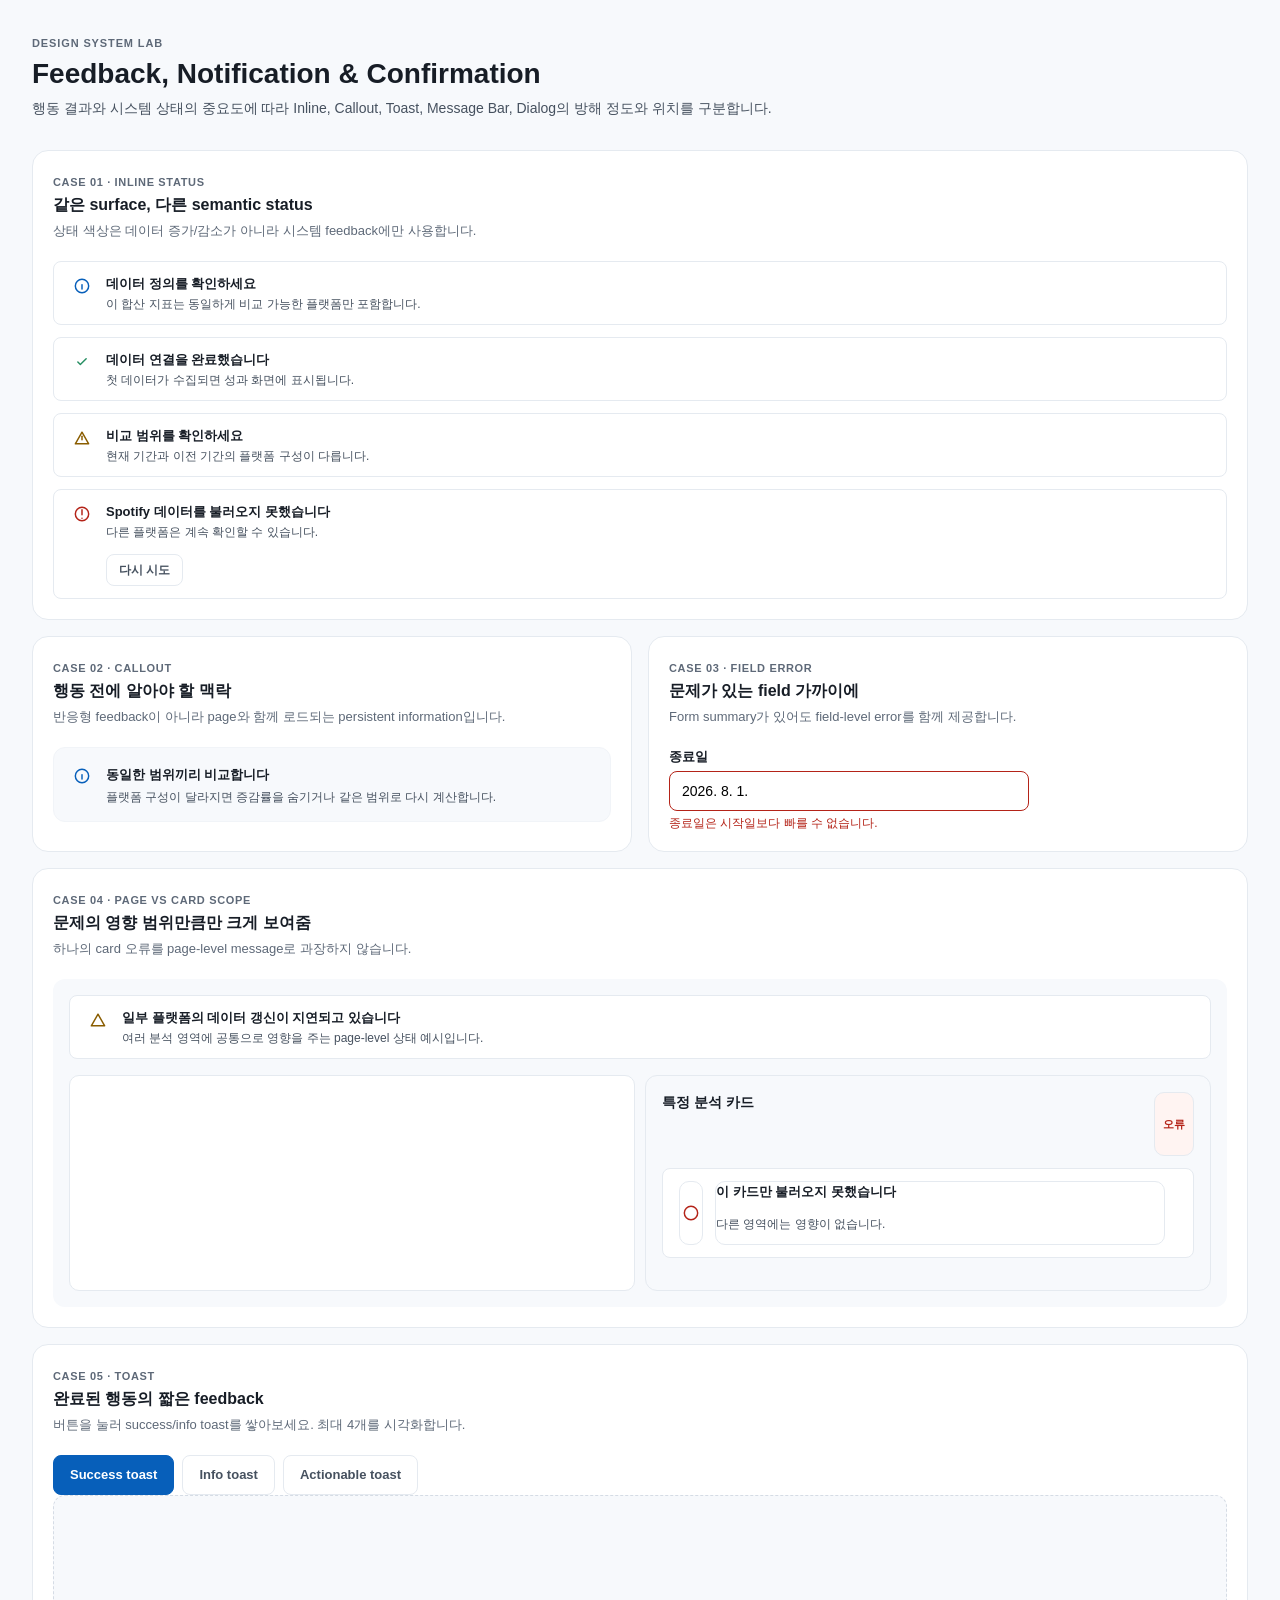
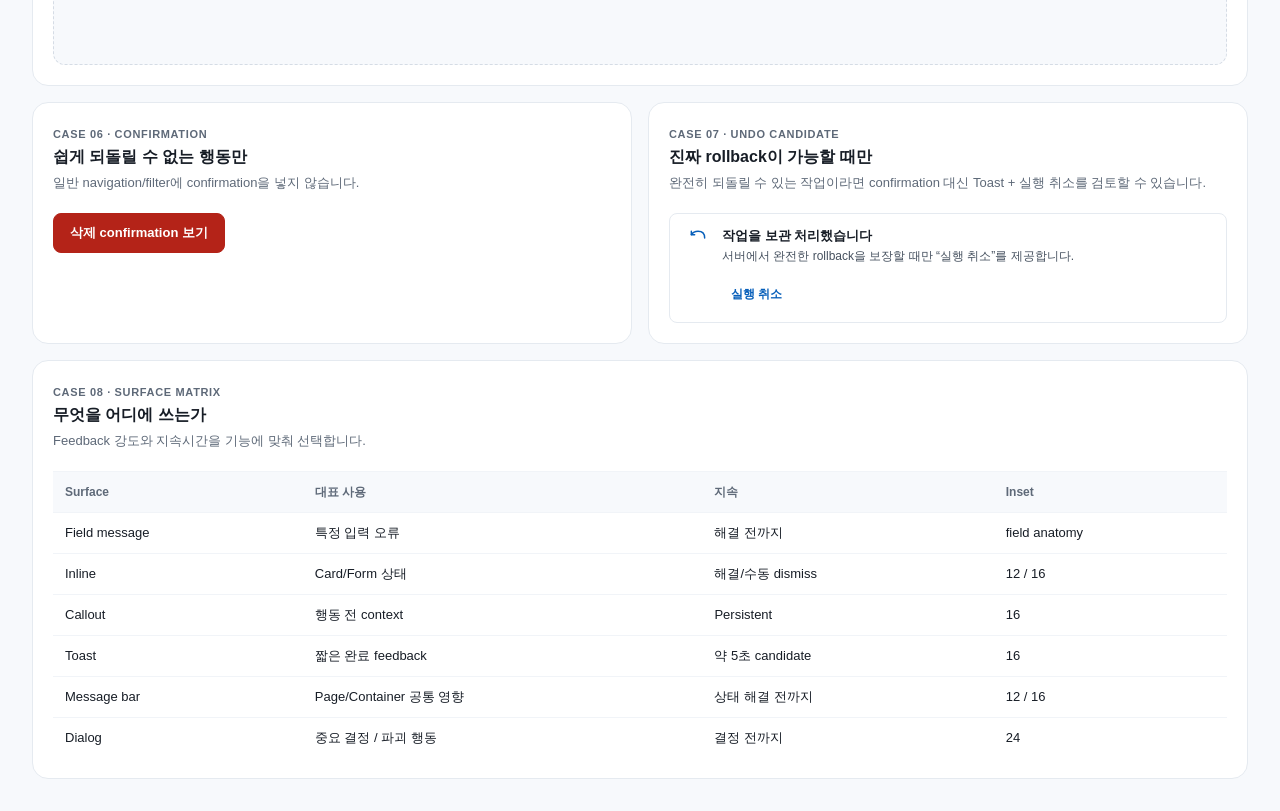
<file: prototype/design-system-lab/feedback-notification.html>
<!doctype html>
<html lang="ko">
<head>
  <meta charset="utf-8" />
  <meta name="viewport" content="width=device-width, initial-scale=1" />
  <title>CHASM Design System Lab — Feedback & Confirmation</title>
  <link rel="stylesheet" href="../dashboard-sample/styles.css" />
  <style>
    body{padding:32px}.lab{max-width:1240px;margin:0 auto}.lab-head{margin-bottom:32px}.lab-head h1{margin:4px 0 6px;font-size:28px;line-height:36px}.lab-head p{margin:0;max-width:940px;color:var(--fg-secondary)}
    .lab-grid{display:grid;grid-template-columns:repeat(2,minmax(0,1fr));gap:16px}.lab-card{min-width:0;padding:20px;background:var(--surface-default);border:1px solid var(--border-default);border-radius:var(--radius-card)}.lab-card--wide{grid-column:1/-1}
    .case-tag{display:inline-flex;color:var(--fg-tertiary);font-size:11px;line-height:16px;font-weight:700;letter-spacing:.06em}.lab-card h2{margin:2px 0 4px;font-size:16px;line-height:24px}.lab-card>p{margin:0 0 20px;color:var(--fg-tertiary);font-size:13px;line-height:20px}
    .stack{display:grid;gap:12px}.button-row{display:flex;flex-wrap:wrap;gap:8px}.scope-demo{padding:16px;border:1px solid var(--border-default);border-radius:12px}.scope-demo__head{margin-bottom:12px;display:flex;justify-content:space-between;gap:12px}.scope-demo__head strong{font-size:14px}.scope-demo__body{min-height:90px;padding:14px;background:var(--surface-subtle);border-radius:8px;color:var(--fg-secondary);font-size:13px}
    .field-demo{display:grid;gap:4px;max-width:360px}.field-demo label{font-size:13px;font-weight:600}.field-demo input{min-height:40px;padding:0 12px;border:1px solid var(--feedback-error);border-radius:8px;font:inherit}
    .page-message-demo{padding:16px;background:var(--surface-canvas);border-radius:12px}.page-message-demo .feedback-message{margin-bottom:16px}.page-fake-grid{display:grid;grid-template-columns:1fr 1fr;gap:10px}.page-fake-grid span{min-height:64px;background:#fff;border:1px solid var(--border-default);border-radius:10px}
    .callout-icon{width:24px;height:24px;display:grid;place-items:center;color:var(--feedback-info)}
    .toast-demo-zone{min-height:170px;padding:16px;background:var(--surface-canvas);border:1px dashed var(--border-strong);border-radius:12px;position:relative;overflow:hidden}.toast-demo-stack{position:absolute;right:16px;bottom:16px;width:min(340px,calc(100% - 32px));display:grid;gap:16px}
    
    .matrix{width:100%;border-collapse:collapse;font-size:13px;line-height:20px}.matrix th,.matrix td{padding:10px 12px;text-align:left;border-top:1px solid var(--border-subtle);vertical-align:top}.matrix th{color:var(--fg-tertiary);background:var(--surface-subtle);font-size:12px}
    @media(max-width:820px){body{padding:20px}.lab-grid{grid-template-columns:1fr}.lab-card--wide{grid-column:auto}}@media(max-width:560px){body{padding:16px}.lab-card{padding:16px}.page-fake-grid{grid-template-columns:1fr}}
  </style>
</head>
<body>
<a class="skip-link" href="#labMain">본문으로 건너뛰기</a>
<main class="lab" id="labMain" tabindex="-1">
<header class="lab-head"><span class="section-kicker">DESIGN SYSTEM LAB</span><h1>Feedback, Notification & Confirmation</h1><p>행동 결과와 시스템 상태의 중요도에 따라 Inline, Callout, Toast, Message Bar, Dialog의 방해 정도와 위치를 구분합니다.</p></header>
<div class="lab-grid">
<section class="lab-card lab-card--wide"><span class="case-tag">CASE 01 · INLINE STATUS</span><h2>같은 surface, 다른 semantic status</h2><p>상태 색상은 데이터 증가/감소가 아니라 시스템 feedback에만 사용합니다.</p><div class="stack">
<div class="feedback-message"><span class="feedback-message__icon"><svg class="ui-icon" viewBox="0 0 24 24" aria-hidden="true"><circle cx="12" cy="12" r="8"/><path d="M12 10.5v5"/></svg></span><span class="feedback-message__copy"><strong>데이터 정의를 확인하세요</strong><p>이 합산 지표는 동일하게 비교 가능한 플랫폼만 포함합니다.</p></span></div>
<div class="feedback-message is-success"><span class="feedback-message__icon"><svg class="ui-icon" viewBox="0 0 24 24" aria-hidden="true"><path d="m7 12 3 3 7-7"/></svg></span><span class="feedback-message__copy"><strong>데이터 연결을 완료했습니다</strong><p>첫 데이터가 수집되면 성과 화면에 표시됩니다.</p></span></div>
<div class="feedback-message is-warning"><span class="feedback-message__icon"><svg class="ui-icon" viewBox="0 0 24 24" aria-hidden="true"><path d="M12 5 4 19h16Z"/><path d="M12 10v4"/></svg></span><span class="feedback-message__copy"><strong>비교 범위를 확인하세요</strong><p>현재 기간과 이전 기간의 플랫폼 구성이 다릅니다.</p></span></div>
<div class="feedback-message is-error"><span class="feedback-message__icon"><svg class="ui-icon" viewBox="0 0 24 24" aria-hidden="true"><circle cx="12" cy="12" r="8"/><path d="M12 7v6M12 17h.01"/></svg></span><span class="feedback-message__copy"><strong>Spotify 데이터를 불러오지 못했습니다</strong><p>다른 플랫폼은 계속 확인할 수 있습니다.</p><button class="button button--secondary button--compact feedback-message__action" type="button">다시 시도</button></span></div>
</div></section>

<section class="lab-card"><span class="case-tag">CASE 02 · CALLOUT</span><h2>행동 전에 알아야 할 맥락</h2><p>반응형 feedback이 아니라 page와 함께 로드되는 persistent information입니다.</p><div class="feedback-callout"><span class="callout-icon"><svg class="ui-icon" viewBox="0 0 24 24" aria-hidden="true"><circle cx="12" cy="12" r="8"/><path d="M12 10.5v5"/></svg></span><span><strong>동일한 범위끼리 비교합니다</strong><p>플랫폼 구성이 달라지면 증감률을 숨기거나 같은 범위로 다시 계산합니다.</p></span></div></section>

<section class="lab-card"><span class="case-tag">CASE 03 · FIELD ERROR</span><h2>문제가 있는 field 가까이에</h2><p>Form summary가 있어도 field-level error를 함께 제공합니다.</p><div class="field-demo"><label for="endDateDemo">종료일</label><input id="endDateDemo" type="text" value="2026. 8. 1." aria-invalid="true" aria-describedby="endDateError"/><span class="field-message field-message--error" id="endDateError">종료일은 시작일보다 빠를 수 없습니다.</span></div></section>

<section class="lab-card lab-card--wide"><span class="case-tag">CASE 04 · PAGE VS CARD SCOPE</span><h2>문제의 영향 범위만큼만 크게 보여줌</h2><p>하나의 card 오류를 page-level message로 과장하지 않습니다.</p><div class="page-message-demo">
<div class="feedback-message is-warning"><span class="feedback-message__icon"><svg class="ui-icon" viewBox="0 0 24 24" aria-hidden="true"><path d="M12 5 4 19h16Z"/></svg></span><span class="feedback-message__copy"><strong>일부 플랫폼의 데이터 갱신이 지연되고 있습니다</strong><p>여러 분석 영역에 공통으로 영향을 주는 page-level 상태 예시입니다.</p></span></div>
<div class="page-fake-grid"><span></span><div class="scope-demo"><div class="scope-demo__head"><strong>특정 분석 카드</strong><span class="data-state-chip is-critical">오류</span></div><div class="feedback-message is-error"><span class="feedback-message__icon"><svg class="ui-icon" viewBox="0 0 24 24" aria-hidden="true"><circle cx="12" cy="12" r="8"/></svg></span><span class="feedback-message__copy"><strong>이 카드만 불러오지 못했습니다</strong><p>다른 영역에는 영향이 없습니다.</p></span></div></div></div>
</div></section>

<section class="lab-card lab-card--wide"><span class="case-tag">CASE 05 · TOAST</span><h2>완료된 행동의 짧은 feedback</h2><p>버튼을 눌러 success/info toast를 쌓아보세요. 최대 4개를 시각화합니다.</p><div class="button-row"><button class="button button--primary" id="toastSuccess" type="button">Success toast</button><button class="button button--secondary" id="toastInfo" type="button">Info toast</button><button class="button button--secondary" id="toastAction" type="button">Actionable toast</button></div><div class="toast-demo-zone"><div class="toast-demo-stack" id="labToastStack"></div></div></section>

<section class="lab-card"><span class="case-tag">CASE 06 · CONFIRMATION</span><h2>쉽게 되돌릴 수 없는 행동만</h2><p>일반 navigation/filter에 confirmation을 넣지 않습니다.</p><button class="button button--danger" id="openDanger" type="button">삭제 confirmation 보기</button></section>

<section class="lab-card"><span class="case-tag">CASE 07 · UNDO CANDIDATE</span><h2>진짜 rollback이 가능할 때만</h2><p>완전히 되돌릴 수 있는 작업이라면 confirmation 대신 Toast + 실행 취소를 검토할 수 있습니다.</p><div class="feedback-message"><span class="feedback-message__icon"><svg class="ui-icon" viewBox="0 0 24 24" aria-hidden="true"><path d="M8 8H4v-4"/><path d="M4 8c2-3 5-4 8-4 5 0 8 3 8 8"/></svg></span><span class="feedback-message__copy"><strong>작업을 보관 처리했습니다</strong><p>서버에서 완전한 rollback을 보장할 때만 “실행 취소”를 제공합니다.</p><button class="button button--tertiary button--compact feedback-message__action" type="button">실행 취소</button></span></div></section>

<section class="lab-card lab-card--wide"><span class="case-tag">CASE 08 · SURFACE MATRIX</span><h2>무엇을 어디에 쓰는가</h2><p>Feedback 강도와 지속시간을 기능에 맞춰 선택합니다.</p><div class="table-shell"><table class="matrix"><thead><tr><th>Surface</th><th>대표 사용</th><th>지속</th><th>Inset</th></tr></thead><tbody>
<tr><td>Field message</td><td>특정 입력 오류</td><td>해결 전까지</td><td>field anatomy</td></tr>
<tr><td>Inline</td><td>Card/Form 상태</td><td>해결/수동 dismiss</td><td>12 / 16</td></tr>
<tr><td>Callout</td><td>행동 전 context</td><td>Persistent</td><td>16</td></tr>
<tr><td>Toast</td><td>짧은 완료 feedback</td><td>약 5초 candidate</td><td>16</td></tr>
<tr><td>Message bar</td><td>Page/Container 공통 영향</td><td>상태 해결 전까지</td><td>12 / 16</td></tr>
<tr><td>Dialog</td><td>중요 결정 / 파괴 행동</td><td>결정 전까지</td><td>24</td></tr>
</tbody></table></div></section>
</div>
</main>

<dialog class="dialog-system" id="dangerDialog" aria-labelledby="dangerTitle">
  <div class="dialog-system__content"><h3 id="dangerTitle">리포트를 삭제할까요?</h3><p>이 작업은 단순 확인이 아니라 실제 결과를 이해하고 결정해야 하는 destructive confirmation 예시입니다.</p><div class="dialog-system__consequence">삭제하면 이 리포트와 저장된 설정을 다시 확인할 수 없습니다.</div></div>
  <div class="dialog-system__actions"><button class="button button--secondary" id="cancelDanger" type="button">취소</button><button class="button button--danger" id="confirmDanger" type="button">리포트 삭제</button></div>
</dialog>
<script>
const stack=document.getElementById('labToastStack');
function makeToast(title,body,status='info',action=false){
  const toast=document.createElement('div'); toast.className='toast is-'+status; toast.setAttribute('role',status==='error'?'alert':'status');
  toast.innerHTML='<span class="toast__icon"><svg class="ui-icon" viewBox="0 0 24 24" aria-hidden="true">'+(status==='success'?'<path d="m7 12 3 3 7-7"/>':'<circle cx="12" cy="12" r="8"/><path d="M12 10.5v5"/>')+'</svg></span><span class="toast__copy"><strong>'+title+'</strong><p>'+body+'</p>'+(action?'<button class="button button--tertiary button--compact" type="button">작업 보기</button>':'')+'</span><button class="toast__close" aria-label="알림 닫기"><svg class="ui-icon ui-icon--sm" viewBox="0 0 24 24" aria-hidden="true"><path d="m7 7 10 10M17 7 7 17"/></svg></button>';
  toast.querySelector('.toast__close').addEventListener('click',()=>toast.remove()); stack.prepend(toast); while(stack.children.length>4)stack.lastElementChild.remove();
}
document.getElementById('toastSuccess').addEventListener('click',()=>makeToast('리포트를 생성했습니다','완료된 행동의 짧은 feedback 예시입니다.','success'));
document.getElementById('toastInfo').addEventListener('click',()=>makeToast('내보내기를 준비하고 있습니다','현재 작업을 계속할 수 있습니다.','info'));
document.getElementById('toastAction').addEventListener('click',()=>makeToast('연결 설정을 확인하세요','Action이 있는 toast는 자동 dismiss하지 않습니다.','info',true));
const dialog=document.getElementById('dangerDialog'),cancel=document.getElementById('cancelDanger'),trigger=document.getElementById('openDanger');
trigger.addEventListener('click',()=>{dialog.showModal();requestAnimationFrame(()=>cancel.focus())});
cancel.addEventListener('click',()=>dialog.close());
document.getElementById('confirmDanger').addEventListener('click',()=>dialog.close('delete'));
dialog.addEventListener('close',()=>trigger.focus());
</script>
</body>
</html>
</file>
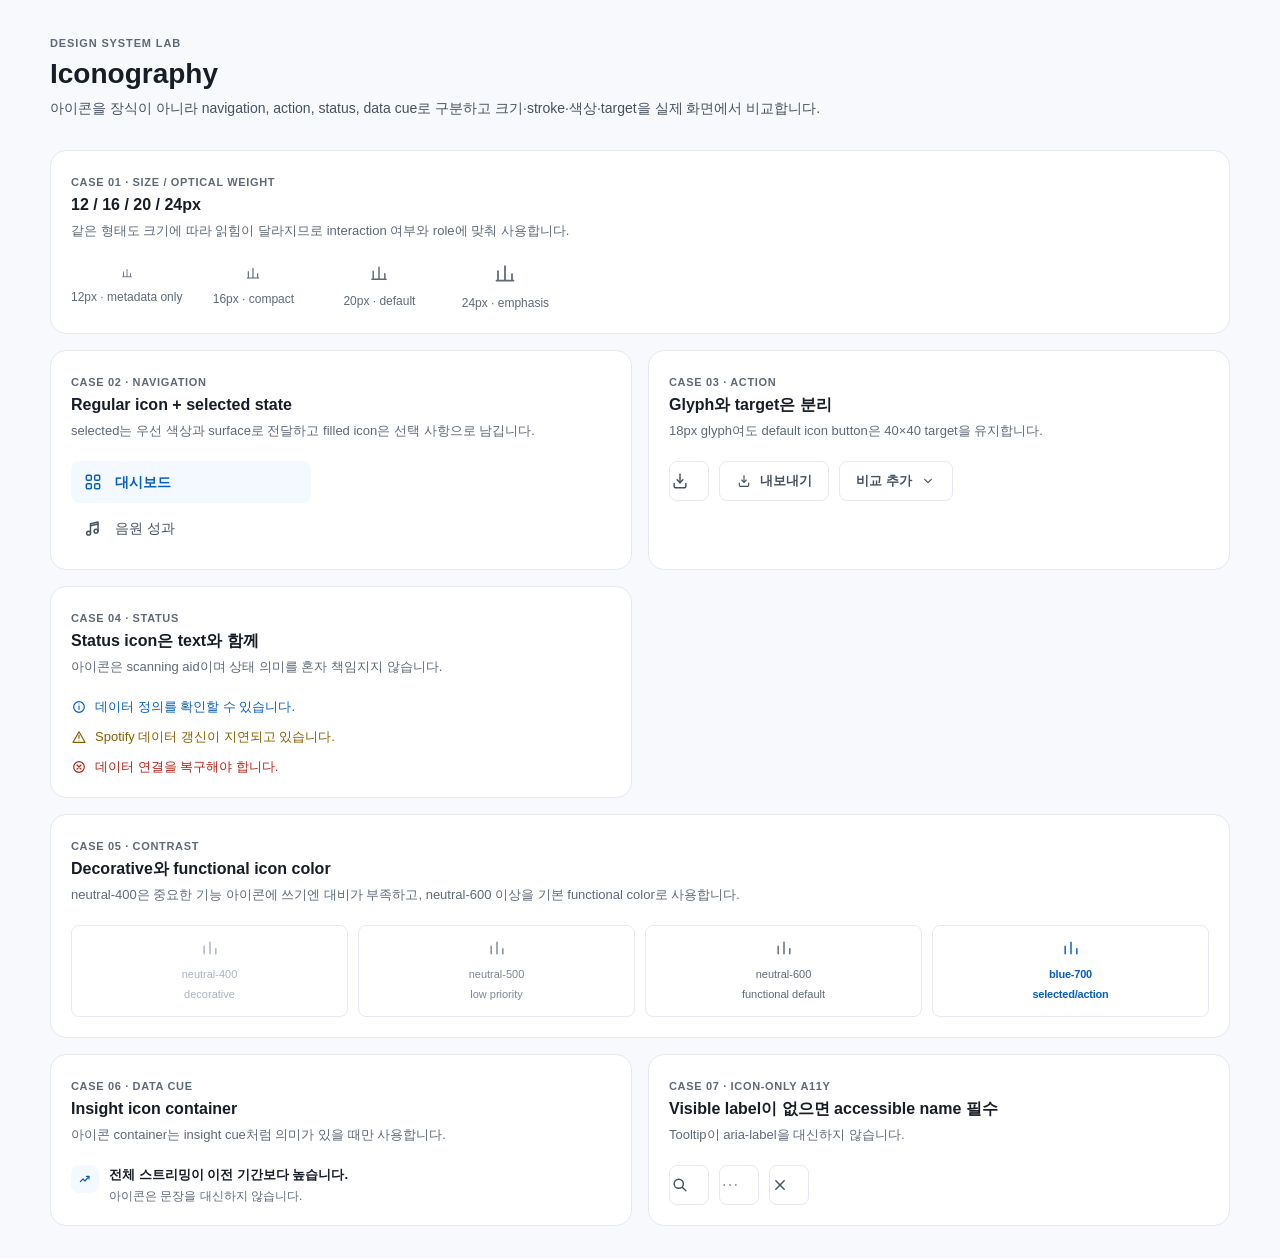
<file: prototype/design-system-lab/iconography.html>
<!doctype html>
<html lang="ko">
<head>
  <meta charset="utf-8" />
  <meta name="viewport" content="width=device-width, initial-scale=1" />
  <title>CHASM Design System Lab — Iconography</title>
  <link rel="stylesheet" href="../dashboard-sample/styles.css" />
  <style>
    body { padding: 32px; }
    .lab { max-width: 1180px; margin: 0 auto; }
    .lab-head { margin-bottom: 32px; }
    .lab-head h1 { margin: 4px 0 6px; font-size: 28px; line-height: 36px; }
    .lab-head p { margin: 0; max-width: 820px; color: var(--fg-secondary); }
    .lab-grid { display: grid; grid-template-columns: repeat(2, minmax(0, 1fr)); gap: 16px; }
    .lab-card {
      min-width: 0;
      padding: 20px;
      background: var(--surface-default);
      border: 1px solid var(--border-default);
      border-radius: var(--radius-card);
    }
    .lab-card--wide { grid-column: 1 / -1; }
    .case-tag {
      display: inline-flex;
      color: var(--fg-tertiary);
      font-size: 11px;
      line-height: 16px;
      font-weight: 700;
      letter-spacing: .06em;
    }
    .lab-card h2 { margin: 2px 0 4px; font-size: 16px; line-height: 24px; }
    .lab-card > p { margin: 0 0 20px; color: var(--fg-tertiary); font-size: 13px; line-height: 20px; }
    .icon-row { display: flex; align-items: center; flex-wrap: wrap; gap: 16px; }
    .icon-sample {
      min-width: 110px;
      display: grid;
      justify-items: center;
      gap: 8px;
      color: var(--icon-fg-default);
    }
    .icon-sample span { color: var(--fg-tertiary); font-size: 12px; }
    .nav-demo {
      max-width: 240px;
      display: grid;
      gap: 4px;
    }
    .nav-demo .nav-item { width: 100%; }
    .button-row { display: flex; flex-wrap: wrap; gap: 10px; align-items: center; }
    .status-row {
      display: grid;
      gap: 10px;
    }
    .status-item {
      display: flex;
      align-items: center;
      gap: 8px;
      color: var(--fg-secondary);
      font-size: 13px;
    }
    .status-item svg { width: 16px; height: 16px; }
    .status-info { color: var(--blue-700); }
    .status-warning { color: #8A5D00; }
    .status-critical { color: #B42318; }
    .contrast-row {
      display: grid;
      grid-template-columns: repeat(4, minmax(0,1fr));
      gap: 10px;
    }
    .contrast-chip {
      min-height: 72px;
      padding: 12px;
      display: grid;
      place-items: center;
      gap: 6px;
      border: 1px solid var(--border-default);
      border-radius: var(--radius-control);
      background: #fff;
      font-size: 11px;
      text-align: center;
    }
    .contrast-chip .ui-icon { width: 20px; height: 20px; }
    .contrast-chip.muted { color: var(--neutral-400); }
    .contrast-chip.low { color: var(--neutral-500); }
    .contrast-chip.default { color: var(--neutral-600); }
    .contrast-chip.brand { color: var(--blue-700); }
    .insight-demo {
      display: flex;
      align-items: flex-start;
      gap: 10px;
      max-width: 420px;
    }
    .insight-demo__icon {
      width: 28px; height: 28px;
      display: grid; place-items: center;
      flex: 0 0 auto;
      color: var(--fg-brand);
      background: var(--blue-50);
      border-radius: var(--radius-control);
    }
    .insight-demo__icon .ui-icon { width: 16px; height: 16px; }
    .insight-demo strong { display:block; font-size:13px; line-height:20px; }
    .insight-demo small { color:var(--fg-tertiary); font-size:12px; line-height:16px; }
    @media (max-width: 820px) {
      body { padding: 20px; }
      .lab-grid { grid-template-columns: 1fr; }
      .lab-card--wide { grid-column: auto; }
      .contrast-row { grid-template-columns: repeat(2, 1fr); }
    }
    @media (max-width: 560px) {
      body { padding: 16px; }
      .lab-card { padding: 16px; }
    }
  </style>
</head>
<body>
  <main class="lab">
    <header class="lab-head">
      <span class="section-kicker">DESIGN SYSTEM LAB</span>
      <h1>Iconography</h1>
      <p>아이콘을 장식이 아니라 navigation, action, status, data cue로 구분하고 크기·stroke·색상·target을 실제 화면에서 비교합니다.</p>
    </header>

    <div class="lab-grid">
      <section class="lab-card lab-card--wide">
        <span class="case-tag">CASE 01 · SIZE / OPTICAL WEIGHT</span>
        <h2>12 / 16 / 20 / 24px</h2>
        <p>같은 형태도 크기에 따라 읽힘이 달라지므로 interaction 여부와 role에 맞춰 사용합니다.</p>
        <div class="icon-row">
          <div class="icon-sample">
            <svg class="ui-icon ui-icon--xs" viewBox="0 0 24 24" aria-hidden="true"><path d="M5 19V10M12 19V5M19 19v-6"/><path d="M3.5 19.5h17"/></svg>
            <span>12px · metadata only</span>
          </div>
          <div class="icon-sample">
            <svg class="ui-icon ui-icon--sm" viewBox="0 0 24 24" aria-hidden="true"><path d="M5 19V10M12 19V5M19 19v-6"/><path d="M3.5 19.5h17"/></svg>
            <span>16px · compact</span>
          </div>
          <div class="icon-sample">
            <svg class="ui-icon" viewBox="0 0 24 24" aria-hidden="true"><path d="M5 19V10M12 19V5M19 19v-6"/><path d="M3.5 19.5h17"/></svg>
            <span>20px · default</span>
          </div>
          <div class="icon-sample">
            <svg class="ui-icon ui-icon--lg" viewBox="0 0 24 24" aria-hidden="true"><path d="M5 19V10M12 19V5M19 19v-6"/><path d="M3.5 19.5h17"/></svg>
            <span>24px · emphasis</span>
          </div>
        </div>
      </section>

      <section class="lab-card">
        <span class="case-tag">CASE 02 · NAVIGATION</span>
        <h2>Regular icon + selected state</h2>
        <p>selected는 우선 색상과 surface로 전달하고 filled icon은 선택 사항으로 남깁니다.</p>
        <nav class="nav-demo" aria-label="아이콘 예시 메뉴">
          <a class="nav-item is-active" href="#nav" aria-label="대시보드">
            <span class="nav-icon"><svg class="ui-icon" viewBox="0 0 24 24" aria-hidden="true"><rect x="4" y="4" width="6" height="6" rx="1.5"/><rect x="14" y="4" width="6" height="6" rx="1.5"/><rect x="4" y="14" width="6" height="6" rx="1.5"/><rect x="14" y="14" width="6" height="6" rx="1.5"/></svg></span>
            <span>대시보드</span>
          </a>
          <a class="nav-item" href="#nav" aria-label="음원 성과">
            <span class="nav-icon"><svg class="ui-icon" viewBox="0 0 24 24" aria-hidden="true"><path d="M9 18V6.8l9-2.1v10.9"/><path d="M9 9.4l9-2.1"/><circle cx="6.7" cy="18.2" r="2.3"/><circle cx="15.7" cy="15.8" r="2.3"/></svg></span>
            <span>음원 성과</span>
          </a>
        </nav>
      </section>

      <section class="lab-card">
        <span class="case-tag">CASE 03 · ACTION</span>
        <h2>Glyph와 target은 분리</h2>
        <p>18px glyph여도 default icon button은 40×40 target을 유지합니다.</p>
        <div class="button-row">
          <button class="icon-button" type="button" aria-label="내보내기">
            <svg class="ui-icon" viewBox="0 0 24 24" aria-hidden="true"><path d="M12 4v10"/><path d="m8.5 10.5 3.5 3.5 3.5-3.5"/><path d="M5 15v3.5A1.5 1.5 0 0 0 6.5 20h11a1.5 1.5 0 0 0 1.5-1.5V15"/></svg>
          </button>
          <button class="button button--secondary" type="button">
            <svg class="ui-icon ui-icon--sm" viewBox="0 0 24 24" aria-hidden="true"><path d="M12 4v10"/><path d="m8.5 10.5 3.5 3.5 3.5-3.5"/><path d="M5 15v3.5A1.5 1.5 0 0 0 6.5 20h11a1.5 1.5 0 0 0 1.5-1.5V15"/></svg>
            내보내기
          </button>
          <button class="button button--secondary" type="button">
            비교 추가
            <svg class="ui-icon ui-icon--sm" viewBox="0 0 24 24" aria-hidden="true"><path d="m7 9.5 5 5 5-5"/></svg>
          </button>
        </div>
      </section>

      <section class="lab-card">
        <span class="case-tag">CASE 04 · STATUS</span>
        <h2>Status icon은 text와 함께</h2>
        <p>아이콘은 scanning aid이며 상태 의미를 혼자 책임지지 않습니다.</p>
        <div class="status-row">
          <div class="status-item status-info">
            <svg class="ui-icon" viewBox="0 0 24 24" aria-hidden="true"><circle cx="12" cy="12" r="8"/><path d="M12 10.5v5"/><circle cx="12" cy="7.5" r=".8" fill="currentColor" stroke="none"/></svg>
            <span>데이터 정의를 확인할 수 있습니다.</span>
          </div>
          <div class="status-item status-warning">
            <svg class="ui-icon" viewBox="0 0 24 24" aria-hidden="true"><path d="M12 4 21 20H3Z"/><path d="M12 9v5"/><circle cx="12" cy="17" r=".7" fill="currentColor" stroke="none"/></svg>
            <span>Spotify 데이터 갱신이 지연되고 있습니다.</span>
          </div>
          <div class="status-item status-critical">
            <svg class="ui-icon" viewBox="0 0 24 24" aria-hidden="true"><circle cx="12" cy="12" r="8"/><path d="m9 9 6 6M15 9l-6 6"/></svg>
            <span>데이터 연결을 복구해야 합니다.</span>
          </div>
        </div>
      </section>

      <section class="lab-card lab-card--wide">
        <span class="case-tag">CASE 05 · CONTRAST</span>
        <h2>Decorative와 functional icon color</h2>
        <p>neutral-400은 중요한 기능 아이콘에 쓰기엔 대비가 부족하고, neutral-600 이상을 기본 functional color로 사용합니다.</p>
        <div class="contrast-row">
          <div class="contrast-chip muted">
            <svg class="ui-icon" viewBox="0 0 24 24" aria-hidden="true"><path d="M5 19V10M12 19V5M19 19v-6"/></svg>
            <span>neutral-400<br>decorative</span>
          </div>
          <div class="contrast-chip low">
            <svg class="ui-icon" viewBox="0 0 24 24" aria-hidden="true"><path d="M5 19V10M12 19V5M19 19v-6"/></svg>
            <span>neutral-500<br>low priority</span>
          </div>
          <div class="contrast-chip default">
            <svg class="ui-icon" viewBox="0 0 24 24" aria-hidden="true"><path d="M5 19V10M12 19V5M19 19v-6"/></svg>
            <span>neutral-600<br>functional default</span>
          </div>
          <div class="contrast-chip brand">
            <svg class="ui-icon" viewBox="0 0 24 24" aria-hidden="true"><path d="M5 19V10M12 19V5M19 19v-6"/></svg>
            <span>blue-700<br>selected/action</span>
          </div>
        </div>
      </section>

      <section class="lab-card">
        <span class="case-tag">CASE 06 · DATA CUE</span>
        <h2>Insight icon container</h2>
        <p>아이콘 container는 insight cue처럼 의미가 있을 때만 사용합니다.</p>
        <div class="insight-demo">
          <span class="insight-demo__icon" aria-hidden="true">
            <svg class="ui-icon" viewBox="0 0 24 24"><path d="m5 16 4-4 3 3 6-7"/><path d="M14 8h4v4"/></svg>
          </span>
          <span>
            <strong>전체 스트리밍이 이전 기간보다 높습니다.</strong>
            <small>아이콘은 문장을 대신하지 않습니다.</small>
          </span>
        </div>
      </section>

      <section class="lab-card">
        <span class="case-tag">CASE 07 · ICON-ONLY A11Y</span>
        <h2>Visible label이 없으면 accessible name 필수</h2>
        <p>Tooltip이 aria-label을 대신하지 않습니다.</p>
        <div class="button-row">
          <button class="icon-button" type="button" aria-label="검색">
            <svg class="ui-icon" viewBox="0 0 24 24" aria-hidden="true"><circle cx="10.5" cy="10.5" r="5.5"/><path d="m15 15 4 4"/></svg>
          </button>
          <button class="icon-button" type="button" aria-label="더 많은 작업">
            <svg class="ui-icon" viewBox="0 0 24 24" aria-hidden="true"><circle cx="5" cy="12" r="1" fill="currentColor" stroke="none"/><circle cx="12" cy="12" r="1" fill="currentColor" stroke="none"/><circle cx="19" cy="12" r="1" fill="currentColor" stroke="none"/></svg>
          </button>
          <button class="icon-button" type="button" aria-label="닫기">
            <svg class="ui-icon" viewBox="0 0 24 24" aria-hidden="true"><path d="m7 7 10 10M17 7 7 17"/></svg>
          </button>
        </div>
      </section>
    </div>
  </main>
</body>
</html>
</file>
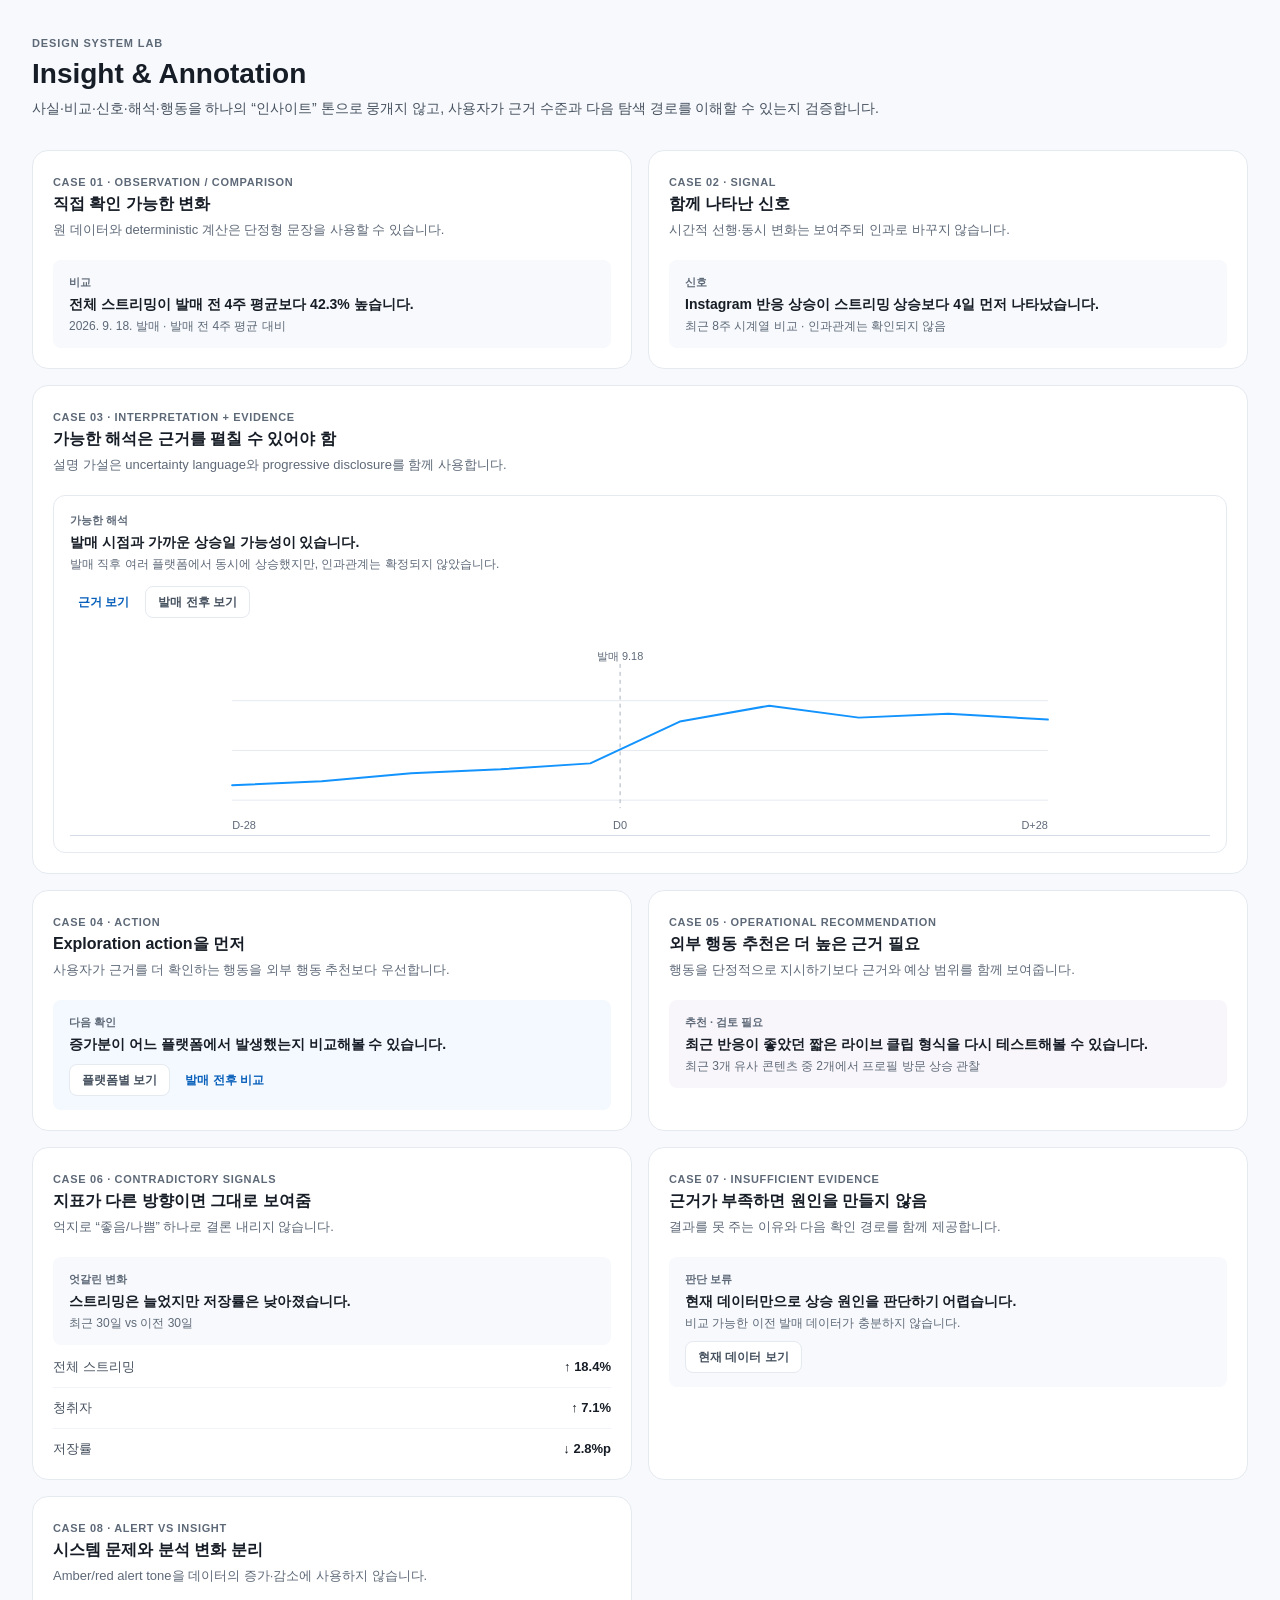
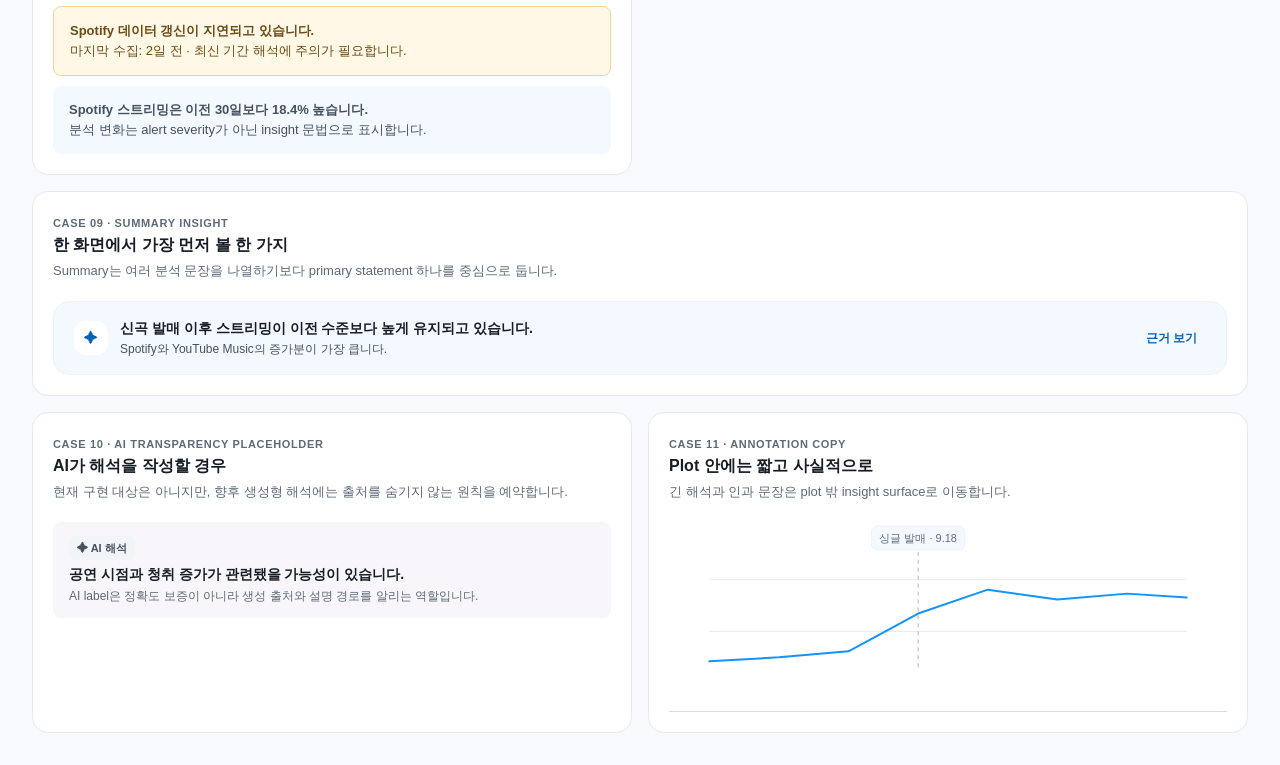
<file: prototype/design-system-lab/insight-annotation.html>
<!doctype html>
<html lang="ko">
<head>
  <meta charset="utf-8" />
  <meta name="viewport" content="width=device-width, initial-scale=1" />
  <title>CHASM Design System Lab — Insight & Annotation</title>
  <link rel="stylesheet" href="../dashboard-sample/styles.css" />
  <style>
    body { padding: 32px; }
    .lab { max-width: 1280px; margin: 0 auto; }
    .lab-head { margin-bottom: 32px; }
    .lab-head h1 { margin: 4px 0 6px; font-size: 28px; line-height: 36px; }
    .lab-head p { margin: 0; max-width: 900px; color: var(--fg-secondary); }
    .lab-grid { display: grid; grid-template-columns: repeat(2, minmax(0, 1fr)); gap: 16px; }
    .lab-card {
      min-width: 0;
      padding: 20px;
      background: var(--surface-default);
      border: 1px solid var(--border-default);
      border-radius: var(--radius-card);
    }
    .lab-card--wide { grid-column: 1 / -1; }
    .case-tag {
      display: inline-flex;
      margin-bottom: 2px;
      color: var(--fg-tertiary);
      font-size: 11px;
      line-height: 16px;
      font-weight: 700;
      letter-spacing: .06em;
    }
    .lab-card h2 { margin: 0 0 4px; font-size: 16px; line-height: 24px; }
    .lab-card > p { margin: 0 0 20px; color: var(--fg-tertiary); font-size: 13px; line-height: 20px; }
    .statement {
      display: grid;
      gap: 4px;
      padding: 14px 16px;
      border-radius: var(--radius-control);
    }
    .statement + .statement { margin-top: 10px; }
    .statement--observation { background: var(--surface-subtle); }
    .statement--signal { background: var(--insight-signal-bg); }
    .statement--interpretation { background: var(--insight-interpretation-bg); }
    .statement--action { background: var(--insight-action-bg); }
    .statement__type {
      color: var(--fg-tertiary);
      font-size: 11px;
      line-height: 16px;
      font-weight: 700;
    }
    .statement strong { font-size: 14px; line-height: 20px; }
    .statement small { color: var(--fg-tertiary); font-size: 12px; line-height: 16px; }
    .statement__actions { display: flex; flex-wrap: wrap; gap: 6px; margin-top: 6px; }

    .expanded-insight {
      display: grid;
      gap: 14px;
      padding: 16px;
      background: var(--surface-default);
      border: 1px solid var(--border-default);
      border-radius: var(--radius-container-sm);
    }
    .expanded-insight__head { display: grid; gap: 4px; }
    .expanded-insight__head strong { font-size: 14px; line-height: 20px; }
    .expanded-insight__head p { margin: 0; color: var(--fg-tertiary); font-size: 12px; line-height: 16px; }

    .evidence-panel[hidden] { display: none; }
    .interpretation-note {
      padding: 10px 12px;
      color: var(--fg-secondary);
      background: var(--insight-interpretation-bg);
      border-radius: var(--radius-control);
      font-size: 12px;
      line-height: 18px;
    }

    .mini-chart {
      position: relative;
      height: 190px;
      margin-top: 14px;
      border-bottom: 1px solid var(--chart-axis-line);
    }
    .mini-chart svg { width: 100%; height: 100%; overflow: visible; }
    .mini-chart .series {
      fill: none;
      stroke: var(--viz-blue);
      stroke-width: 2;
      stroke-linecap: round;
      stroke-linejoin: round;
    }
    .mini-chart .event-line {
      stroke: var(--neutral-400);
      stroke-width: 1;
      stroke-dasharray: 4 4;
    }
    .mini-chart .event-line.is-active { stroke: var(--blue-500); stroke-width: 1.5; }
    .mini-chart .band {
      fill: var(--blue-50);
      opacity: 0;
    }
    .mini-chart .band.is-active { opacity: 1; }
    .mini-chart text { font-family: var(--font-family-base); font-size: 11px; fill: var(--fg-tertiary); }

    .contradiction {
      display: grid;
      gap: 10px;
    }
    .metric-line {
      display: grid;
      grid-template-columns: 1fr auto;
      gap: 12px;
      align-items: center;
      padding-bottom: 10px;
      border-bottom: 1px solid var(--border-subtle);
      color: var(--fg-secondary);
      font-size: 13px;
    }
    .metric-line:last-child { border-bottom: 0; padding-bottom: 0; }
    .metric-line strong { font-variant-numeric: tabular-nums; color: var(--fg-primary); }

    .message-demo {
      padding: 14px 16px;
      border-radius: var(--radius-control);
      font-size: 13px;
      line-height: 20px;
    }
    .message-demo strong { display: block; }
    .message-demo--alert {
      background: #FFF8E6;
      border: 1px solid #F2D49B;
      color: #6A4B16;
    }
    .message-demo--insight {
      margin-top: 10px;
      background: var(--blue-50);
      color: var(--fg-secondary);
    }

    .summary-demo {
      padding: 16px 20px;
      display: grid;
      grid-template-columns: auto minmax(0, 1fr) auto;
      gap: 12px;
      align-items: center;
      background: var(--blue-50);
      border: 1px solid var(--blue-100);
      border-radius: var(--radius-card);
    }
    .summary-demo__icon {
      width: 34px; height: 34px;
      display: grid; place-items: center;
      color: var(--fg-brand);
      background: var(--surface-default);
      border-radius: var(--radius-container-sm);
    }
    .summary-demo strong { display: block; font-size: 14px; line-height: 20px; }
    .summary-demo small { color: var(--fg-secondary); font-size: 12px; line-height: 16px; }

    .ai-marker {
      display: inline-flex;
      width: fit-content;
      min-height: 24px;
      padding: 0 8px;
      align-items: center;
      gap: 5px;
      color: var(--fg-secondary);
      background: var(--surface-inset);
      border-radius: var(--radius-tag);
      font-size: 11px;
      font-weight: 650;
    }

    @media (max-width: 900px) {
      body { padding: 20px; }
      .lab-grid { grid-template-columns: 1fr; }
      .lab-card--wide { grid-column: auto; }
    }
    @media (max-width: 640px) {
      body { padding: 16px; }
      .lab-card { padding: 16px; }
      .summary-demo { grid-template-columns: auto 1fr; }
      .summary-demo .button { grid-column: 2; justify-self: start; }
    }
  </style>
</head>
<body>
  <main class="lab">
    <header class="lab-head">
      <span class="section-kicker">DESIGN SYSTEM LAB</span>
      <h1>Insight & Annotation</h1>
      <p>사실·비교·신호·해석·행동을 하나의 “인사이트” 톤으로 뭉개지 않고, 사용자가 근거 수준과 다음 탐색 경로를 이해할 수 있는지 검증합니다.</p>
    </header>

    <div class="lab-grid">
      <section class="lab-card">
        <span class="case-tag">CASE 01 · OBSERVATION / COMPARISON</span>
        <h2>직접 확인 가능한 변화</h2>
        <p>원 데이터와 deterministic 계산은 단정형 문장을 사용할 수 있습니다.</p>
        <div class="statement statement--observation">
          <span class="statement__type">비교</span>
          <strong>전체 스트리밍이 발매 전 4주 평균보다 42.3% 높습니다.</strong>
          <small>2026. 9. 18. 발매 · 발매 전 4주 평균 대비</small>
        </div>
      </section>

      <section class="lab-card">
        <span class="case-tag">CASE 02 · SIGNAL</span>
        <h2>함께 나타난 신호</h2>
        <p>시간적 선행·동시 변화는 보여주되 인과로 바꾸지 않습니다.</p>
        <div class="statement statement--signal">
          <span class="statement__type">신호</span>
          <strong>Instagram 반응 상승이 스트리밍 상승보다 4일 먼저 나타났습니다.</strong>
          <small>최근 8주 시계열 비교 · 인과관계는 확인되지 않음</small>
        </div>
      </section>

      <section class="lab-card lab-card--wide">
        <span class="case-tag">CASE 03 · INTERPRETATION + EVIDENCE</span>
        <h2>가능한 해석은 근거를 펼칠 수 있어야 함</h2>
        <p>설명 가설은 uncertainty language와 progressive disclosure를 함께 사용합니다.</p>
        <div class="expanded-insight">
          <div class="expanded-insight__head">
            <span class="statement__type">가능한 해석</span>
            <strong>발매 시점과 가까운 상승일 가능성이 있습니다.</strong>
            <p>발매 직후 여러 플랫폼에서 동시에 상승했지만, 인과관계는 확정되지 않았습니다.</p>
          </div>
          <div class="insight-actions">
            <button class="insight-disclosure" type="button" id="evidenceToggle" aria-expanded="false" aria-controls="evidencePanel">근거 보기</button>
            <button class="button button--secondary button--compact" type="button" id="highlightEvidence">발매 전후 보기</button>
          </div>
          <div class="evidence-panel" id="evidencePanel" hidden>
            <div class="insight-evidence">
              <p class="insight-evidence__title">이 해석에 사용한 근거</p>
              <dl class="insight-evidence__list">
                <div class="insight-evidence__row"><dt>Spotify</dt><dd>발매 전 4주 평균 대비 +38.1%</dd></div>
                <div class="insight-evidence__row"><dt>YouTube Music</dt><dd>+21.4%</dd></div>
                <div class="insight-evidence__row"><dt>비교 기준</dt><dd>발매 전 4주 평균</dd></div>
                <div class="insight-evidence__row"><dt>이벤트</dt><dd>싱글 발매 · 2026. 9. 18.</dd></div>
              </dl>
              <div class="interpretation-note">이 데이터는 시간상 가까운 변화를 보여주지만, 발매가 상승의 직접 원인이었다는 뜻은 아닙니다.</div>
            </div>
          </div>
          <div class="mini-chart" aria-label="발매 전후 스트리밍 변화 예시">
            <svg viewBox="0 0 900 190" role="img">
              <rect class="band" id="releaseBand" x="400" y="18" width="300" height="145" rx="8"></rect>
              <line x1="40" y1="55" x2="860" y2="55" stroke="var(--chart-grid-major)"/>
              <line x1="40" y1="105" x2="860" y2="105" stroke="var(--chart-grid-major)"/>
              <line x1="40" y1="155" x2="860" y2="155" stroke="var(--chart-grid-major)"/>
              <line class="event-line" id="releaseLine" x1="430" y1="18" x2="430" y2="163"/>
              <polyline class="series" points="40,140 130,136 220,128 310,124 400,118 490,76 580,60 670,72 760,68 860,74"/>
              <text x="430" y="14" text-anchor="middle">발매 9.18</text>
              <text x="40" y="184">D-28</text>
              <text x="430" y="184" text-anchor="middle">D0</text>
              <text x="860" y="184" text-anchor="end">D+28</text>
            </svg>
          </div>
        </div>
      </section>

      <section class="lab-card">
        <span class="case-tag">CASE 04 · ACTION</span>
        <h2>Exploration action을 먼저</h2>
        <p>사용자가 근거를 더 확인하는 행동을 외부 행동 추천보다 우선합니다.</p>
        <div class="statement statement--action">
          <span class="statement__type">다음 확인</span>
          <strong>증가분이 어느 플랫폼에서 발생했는지 비교해볼 수 있습니다.</strong>
          <div class="statement__actions">
            <button class="button button--secondary button--compact">플랫폼별 보기</button>
            <button class="button button--tertiary button--compact">발매 전후 비교</button>
          </div>
        </div>
      </section>

      <section class="lab-card">
        <span class="case-tag">CASE 05 · OPERATIONAL RECOMMENDATION</span>
        <h2>외부 행동 추천은 더 높은 근거 필요</h2>
        <p>행동을 단정적으로 지시하기보다 근거와 예상 범위를 함께 보여줍니다.</p>
        <div class="statement statement--interpretation">
          <span class="statement__type">추천 · 검토 필요</span>
          <strong>최근 반응이 좋았던 짧은 라이브 클립 형식을 다시 테스트해볼 수 있습니다.</strong>
          <small>최근 3개 유사 콘텐츠 중 2개에서 프로필 방문 상승 관찰</small>
        </div>
      </section>

      <section class="lab-card">
        <span class="case-tag">CASE 06 · CONTRADICTORY SIGNALS</span>
        <h2>지표가 다른 방향이면 그대로 보여줌</h2>
        <p>억지로 “좋음/나쁨” 하나로 결론 내리지 않습니다.</p>
        <div class="statement statement--signal">
          <span class="statement__type">엇갈린 변화</span>
          <strong>스트리밍은 늘었지만 저장률은 낮아졌습니다.</strong>
          <small>최근 30일 vs 이전 30일</small>
        </div>
        <div class="contradiction" style="margin-top:12px">
          <div class="metric-line"><span>전체 스트리밍</span><strong>↑ 18.4%</strong></div>
          <div class="metric-line"><span>청취자</span><strong>↑ 7.1%</strong></div>
          <div class="metric-line"><span>저장률</span><strong>↓ 2.8%p</strong></div>
        </div>
      </section>

      <section class="lab-card">
        <span class="case-tag">CASE 07 · INSUFFICIENT EVIDENCE</span>
        <h2>근거가 부족하면 원인을 만들지 않음</h2>
        <p>결과를 못 주는 이유와 다음 확인 경로를 함께 제공합니다.</p>
        <div class="statement statement--observation">
          <span class="statement__type">판단 보류</span>
          <strong>현재 데이터만으로 상승 원인을 판단하기 어렵습니다.</strong>
          <small>비교 가능한 이전 발매 데이터가 충분하지 않습니다.</small>
          <div class="statement__actions">
            <button class="button button--secondary button--compact">현재 데이터 보기</button>
          </div>
        </div>
      </section>

      <section class="lab-card">
        <span class="case-tag">CASE 08 · ALERT VS INSIGHT</span>
        <h2>시스템 문제와 분석 변화 분리</h2>
        <p>Amber/red alert tone을 데이터의 증가·감소에 사용하지 않습니다.</p>
        <div class="message-demo message-demo--alert">
          <strong>Spotify 데이터 갱신이 지연되고 있습니다.</strong>
          마지막 수집: 2일 전 · 최신 기간 해석에 주의가 필요합니다.
        </div>
        <div class="message-demo message-demo--insight">
          <strong>Spotify 스트리밍은 이전 30일보다 18.4% 높습니다.</strong>
          분석 변화는 alert severity가 아닌 insight 문법으로 표시합니다.
        </div>
      </section>

      <section class="lab-card lab-card--wide">
        <span class="case-tag">CASE 09 · SUMMARY INSIGHT</span>
        <h2>한 화면에서 가장 먼저 볼 한 가지</h2>
        <p>Summary는 여러 분석 문장을 나열하기보다 primary statement 하나를 중심으로 둡니다.</p>
        <div class="summary-demo">
          <div class="summary-demo__icon" aria-hidden="true">✦</div>
          <div>
            <strong>신곡 발매 이후 스트리밍이 이전 수준보다 높게 유지되고 있습니다.</strong>
            <small>Spotify와 YouTube Music의 증가분이 가장 큽니다.</small>
          </div>
          <button class="button button--tertiary button--compact">근거 보기</button>
        </div>
      </section>

      <section class="lab-card">
        <span class="case-tag">CASE 10 · AI TRANSPARENCY PLACEHOLDER</span>
        <h2>AI가 해석을 작성할 경우</h2>
        <p>현재 구현 대상은 아니지만, 향후 생성형 해석에는 출처를 숨기지 않는 원칙을 예약합니다.</p>
        <div class="statement statement--interpretation">
          <span class="ai-marker">✦ AI 해석</span>
          <strong>공연 시점과 청취 증가가 관련됐을 가능성이 있습니다.</strong>
          <small>AI label은 정확도 보증이 아니라 생성 출처와 설명 경로를 알리는 역할입니다.</small>
        </div>
      </section>

      <section class="lab-card">
        <span class="case-tag">CASE 11 · ANNOTATION COPY</span>
        <h2>Plot 안에는 짧고 사실적으로</h2>
        <p>긴 해석과 인과 문장은 plot 밖 insight surface로 이동합니다.</p>
        <div class="mini-chart">
          <svg viewBox="0 0 560 190" role="img" aria-label="이벤트 annotation copy 비교">
            <line x1="40" y1="58" x2="520" y2="58" stroke="var(--chart-grid-major)"/>
            <line x1="40" y1="110" x2="520" y2="110" stroke="var(--chart-grid-major)"/>
            <polyline class="series" points="40,140 110,136 180,130 250,92 320,68 390,78 460,72 520,76"/>
            <line class="event-line" x1="250" y1="22" x2="250" y2="150"/>
            <rect x="203" y="4" width="94" height="24" rx="6" fill="var(--blue-50)" stroke="var(--blue-100)"/>
            <text x="250" y="20" text-anchor="middle" fill="var(--fg-brand)">싱글 발매 · 9.18</text>
          </svg>
        </div>
      </section>
    </div>
  </main>

  <script>
    const evidenceToggle = document.getElementById('evidenceToggle');
    const evidencePanel = document.getElementById('evidencePanel');
    evidenceToggle.addEventListener('click', () => {
      const expanded = evidenceToggle.getAttribute('aria-expanded') === 'true';
      evidenceToggle.setAttribute('aria-expanded', String(!expanded));
      evidenceToggle.textContent = expanded ? '근거 보기' : '근거 접기';
      evidencePanel.hidden = expanded;
    });

    const highlight = document.getElementById('highlightEvidence');
    const releaseLine = document.getElementById('releaseLine');
    const releaseBand = document.getElementById('releaseBand');
    highlight.addEventListener('click', () => {
      const active = releaseLine.classList.toggle('is-active');
      releaseBand.classList.toggle('is-active', active);
      highlight.textContent = active ? '강조 해제' : '발매 전후 보기';
    });
  </script>
</body>
</html>
</file>
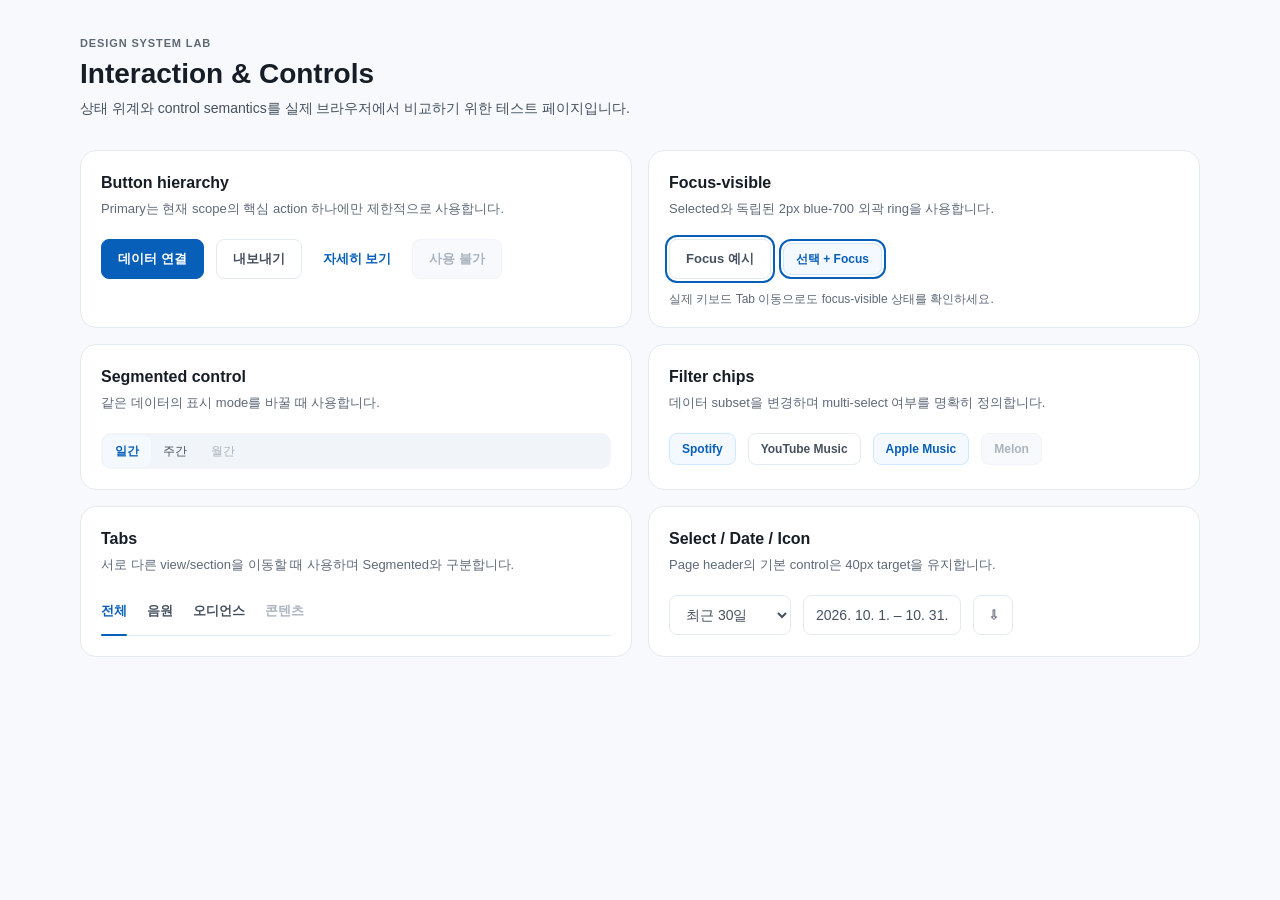
<file: prototype/design-system-lab/interaction-controls.html>
<!doctype html>
<html lang="ko">
<head>
  <meta charset="utf-8" />
  <meta name="viewport" content="width=device-width, initial-scale=1" />
  <title>CHASM Design System Lab — Interaction & Controls</title>
  <link rel="stylesheet" href="../dashboard-sample/styles.css" />
  <style>
    body { padding: 32px; }
    .lab { max-width: 1120px; margin: 0 auto; }
    .lab-head { margin-bottom: 32px; }
    .lab-head h1 { margin: 4px 0 6px; font-size: 28px; line-height: 36px; }
    .lab-head p { margin: 0; color: var(--fg-secondary); }
    .lab-grid { display: grid; gap: 16px; grid-template-columns: repeat(2, minmax(0,1fr)); }
    .lab-card {
      padding: 20px;
      background: var(--surface-default);
      border: 1px solid var(--border-default);
      border-radius: var(--radius-card);
    }
    .lab-card h2 { margin: 0 0 4px; font-size: 16px; line-height: 24px; }
    .lab-card > p { margin: 0 0 20px; color: var(--fg-tertiary); font-size: 13px; line-height: 20px; }
    .lab-row { display: flex; flex-wrap: wrap; align-items: center; gap: 12px; }
    .lab-stack { display: grid; gap: 16px; }
    .state-note { margin-top: 12px; color: var(--fg-tertiary); font-size: 12px; line-height: 16px; }
    .focus-demo { outline: var(--focus-ring-width) solid var(--focus-ring-color); outline-offset: var(--focus-ring-offset); }
    .control-preview {
      min-height: 40px;
      padding: 0 12px;
      color: var(--control-fg-default);
      background: var(--control-bg-default);
      border: 1px solid var(--control-border-default);
      border-radius: var(--radius-control);
      font: inherit;
    }
    @media (max-width: 760px) { .lab-grid { grid-template-columns: 1fr; } body { padding: 16px; } }
  </style>
</head>
<body>
  <main class="lab">
    <header class="lab-head">
      <span class="section-kicker">DESIGN SYSTEM LAB</span>
      <h1>Interaction & Controls</h1>
      <p>상태 위계와 control semantics를 실제 브라우저에서 비교하기 위한 테스트 페이지입니다.</p>
    </header>

    <div class="lab-grid">
      <section class="lab-card">
        <h2>Button hierarchy</h2>
        <p>Primary는 현재 scope의 핵심 action 하나에만 제한적으로 사용합니다.</p>
        <div class="lab-row">
          <button class="button button--primary">데이터 연결</button>
          <button class="button button--secondary">내보내기</button>
          <button class="button button--tertiary">자세히 보기</button>
          <button class="button button--secondary" disabled>사용 불가</button>
        </div>
      </section>

      <section class="lab-card">
        <h2>Focus-visible</h2>
        <p>Selected와 독립된 2px blue-700 외곽 ring을 사용합니다.</p>
        <div class="lab-row">
          <button class="button button--secondary focus-demo">Focus 예시</button>
          <button class="filter-chip focus-demo" aria-pressed="true">선택 + Focus</button>
        </div>
        <div class="state-note">실제 키보드 Tab 이동으로도 focus-visible 상태를 확인하세요.</div>
      </section>

      <section class="lab-card">
        <h2>Segmented control</h2>
        <p>같은 데이터의 표시 mode를 바꿀 때 사용합니다.</p>
        <div class="segmented" role="group" aria-label="집계 단위 예시">
          <button class="is-selected" type="button" aria-pressed="true">일간</button>
          <button type="button" aria-pressed="false">주간</button>
          <button type="button" aria-pressed="false" disabled>월간</button>
        </div>
      </section>

      <section class="lab-card">
        <h2>Filter chips</h2>
        <p>데이터 subset을 변경하며 multi-select 여부를 명확히 정의합니다.</p>
        <div class="lab-row">
          <button class="filter-chip" aria-pressed="true">Spotify</button>
          <button class="filter-chip" aria-pressed="false">YouTube Music</button>
          <button class="filter-chip" aria-pressed="true">Apple Music</button>
          <button class="filter-chip" aria-pressed="false" disabled>Melon</button>
        </div>
      </section>

      <section class="lab-card">
        <h2>Tabs</h2>
        <p>서로 다른 view/section을 이동할 때 사용하며 Segmented와 구분합니다.</p>
        <div class="tabs" role="tablist" aria-label="성과 보기">
          <button class="tab" role="tab" aria-selected="true">전체</button>
          <button class="tab" role="tab" aria-selected="false">음원</button>
          <button class="tab" role="tab" aria-selected="false">오디언스</button>
          <button class="tab" role="tab" aria-selected="false" disabled>콘텐츠</button>
        </div>
      </section>

      <section class="lab-card">
        <h2>Select / Date / Icon</h2>
        <p>Page header의 기본 control은 40px target을 유지합니다.</p>
        <div class="lab-row">
          <label class="select-control">
            <span class="sr-only">조회 기간 예시</span>
            <select class="control-preview">
              <option>최근 30일</option>
              <option>최근 3개월</option>
            </select>
          </label>
          <button class="date-control" type="button">2026. 10. 1. – 10. 31.</button>
          <button class="icon-button" type="button" aria-label="내보내기">⇩</button>
        </div>
      </section>
    </div>
  </main>

  <script>
    document.querySelectorAll('.filter-chip:not(:disabled)').forEach((chip) => {
      chip.addEventListener('click', () => {
        chip.setAttribute('aria-pressed', chip.getAttribute('aria-pressed') !== 'true');
      });
    });

    document.querySelectorAll('.segmented').forEach((group) => {
      const buttons = [...group.querySelectorAll('button:not(:disabled)')];
      buttons.forEach((button) => {
        button.addEventListener('click', () => {
          buttons.forEach((item) => {
            const selected = item === button;
            item.classList.toggle('is-selected', selected);
            item.setAttribute('aria-pressed', String(selected));
          });
        });
      });
    });
  </script>
</body>
</html>
</file>
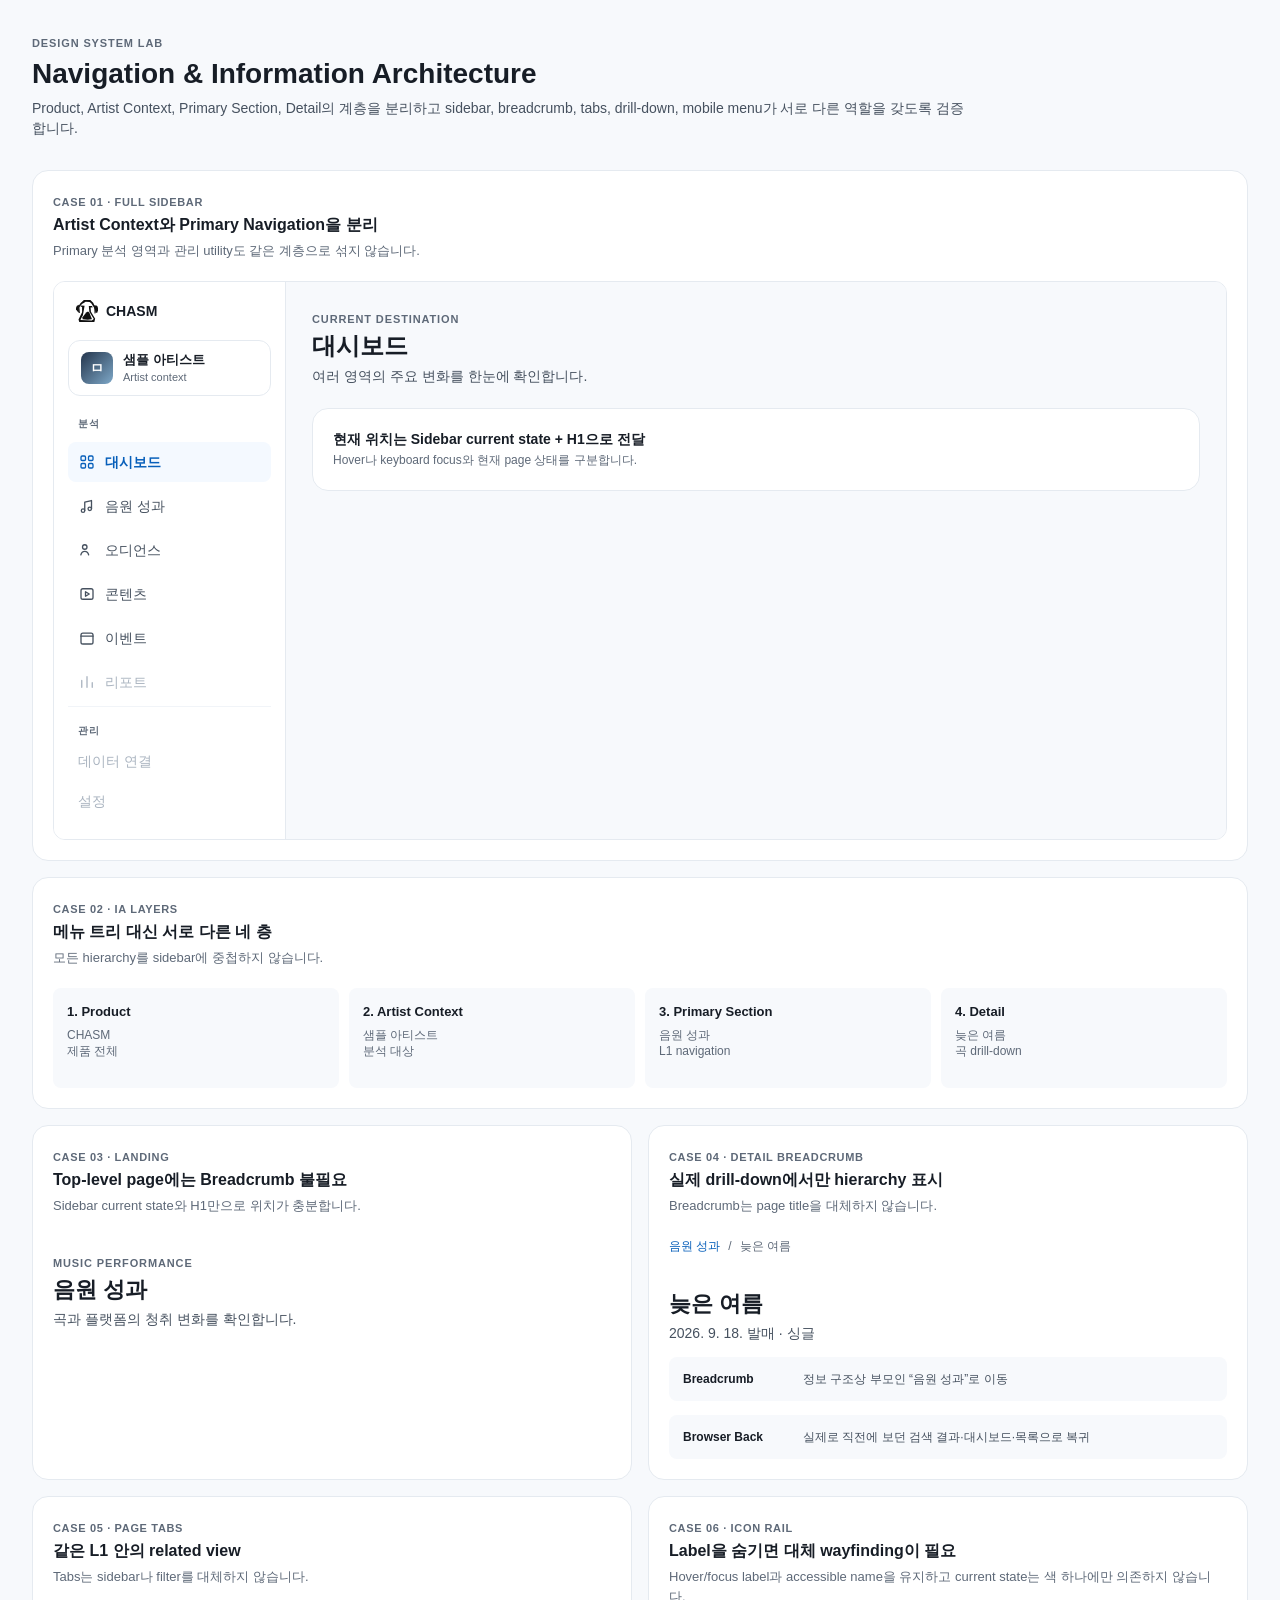
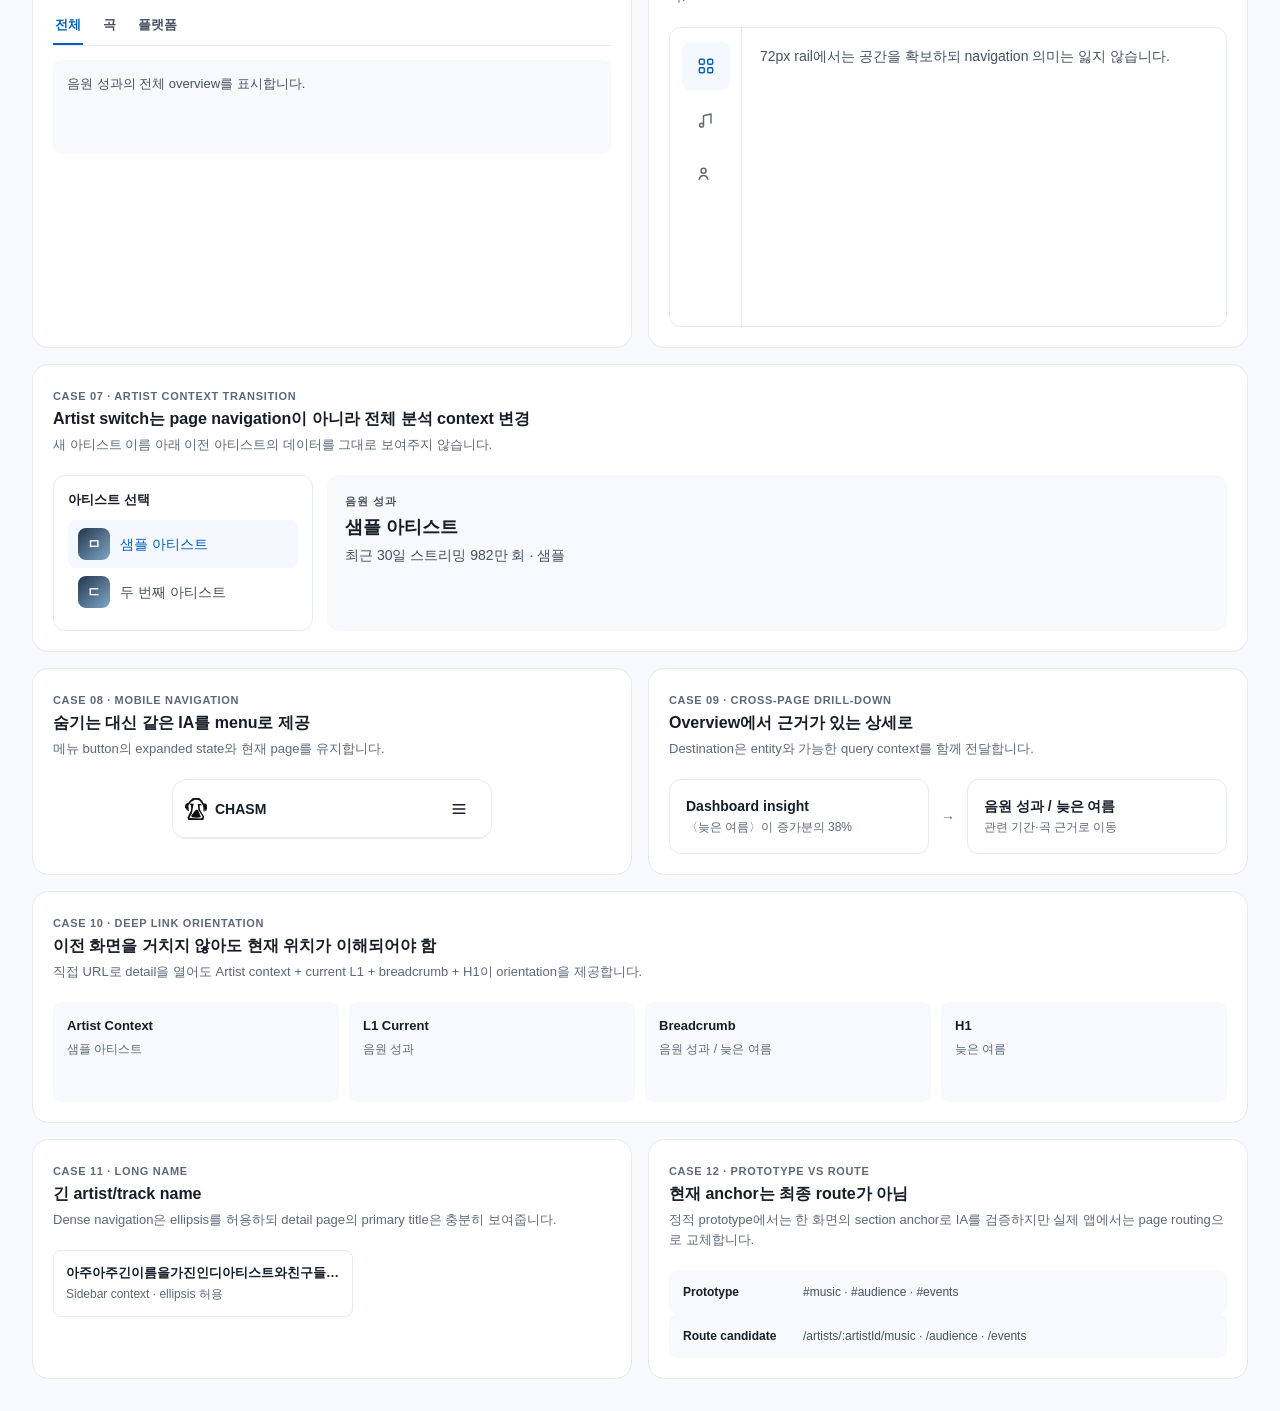
<file: prototype/design-system-lab/navigation-ia.html>
<!doctype html>
<html lang="ko">
<head>
  <meta charset="utf-8" />
  <meta name="viewport" content="width=device-width, initial-scale=1" />
  <title>CHASM Design System Lab — Navigation & IA</title>
  <link rel="stylesheet" href="../dashboard-sample/styles.css" />
  <style>
    body { padding: 32px; }
    .lab { max-width: 1260px; margin: 0 auto; }
    .lab-head { margin-bottom: 32px; }
    .lab-head h1 { margin: 4px 0 6px; font-size: 28px; line-height: 36px; }
    .lab-head p { margin: 0; max-width: 940px; color: var(--fg-secondary); }
    .lab-grid { display:grid; grid-template-columns:repeat(2,minmax(0,1fr)); gap:16px; }
    .lab-card {
      min-width:0; padding:20px; background:var(--surface-default);
      border:1px solid var(--border-default); border-radius:var(--radius-card);
    }
    .lab-card--wide { grid-column:1/-1; }
    .case-tag { display:inline-flex; color:var(--fg-tertiary); font-size:11px; line-height:16px; font-weight:700; letter-spacing:.06em; }
    .lab-card h2 { margin:2px 0 4px; font-size:16px; line-height:24px; }
    .lab-card > p { margin:0 0 20px; color:var(--fg-tertiary); font-size:13px; line-height:20px; }

    .ia-shell { display:grid; grid-template-columns:232px minmax(0,1fr); min-height:520px; overflow:hidden; border:1px solid var(--border-default); border-radius:var(--radius-container-sm); }
    .ia-sidebar { padding:18px 14px; display:flex; flex-direction:column; background:#fff; border-right:1px solid var(--border-default); }
    .ia-brand { display:flex; align-items:center; gap:8px; padding:0 8px; font-weight:800; }
    .ia-brand img { width:22px; height:22px; }
    .ia-context { margin:18px 0 14px; padding:10px 12px; display:flex; align-items:center; gap:10px; border:1px solid var(--border-default); border-radius:12px; background:#fff; }
    .ia-avatar { width:32px; height:32px; display:grid; place-items:center; color:#fff; background:linear-gradient(135deg,#24354c,#7ea8c8); border-radius:8px; font-weight:700; }
    .ia-context-copy { min-width:0; display:grid; }
    .ia-context-copy strong { font-size:13px; line-height:18px; white-space:nowrap; overflow:hidden; text-overflow:ellipsis; }
    .ia-context-copy small { color:var(--fg-tertiary); font-size:11px; line-height:16px; }
    .ia-nav { display:grid; gap:4px; }
    .ia-nav-label { padding:4px 10px; color:var(--fg-tertiary); font-size:10px; font-weight:700; letter-spacing:.06em; }
    .ia-nav button { min-height:40px; padding:0 10px; display:flex; align-items:center; gap:9px; color:var(--fg-secondary); background:transparent; border:0; border-radius:8px; text-align:left; font:inherit; cursor:pointer; }
    .ia-nav button:hover { background:var(--control-bg-hover); }
    .ia-nav button[aria-current="page"] { color:var(--blue-700); background:var(--blue-50); font-weight:650; }
    .ia-nav button:disabled { color:var(--control-fg-disabled); cursor:default; }
    .ia-nav .ui-icon { width:18px; height:18px; }
    .ia-utility { margin-top:auto; padding-top:12px; border-top:1px solid var(--border-subtle); }
    .ia-main { padding:26px; background:var(--surface-canvas); }
    .ia-main h3 { margin:2px 0 4px; font-size:24px; line-height:32px; }
    .ia-main p { margin:0; color:var(--fg-secondary); }
    .ia-page-sample { margin-top:22px; padding:20px; background:#fff; border:1px solid var(--border-default); border-radius:16px; }
    .ia-page-sample strong { display:block; font-size:14px; }
    .ia-page-sample span { color:var(--fg-tertiary); font-size:12px; }

    .hierarchy-flow { display:grid; grid-template-columns:repeat(4,minmax(0,1fr)); gap:10px; }
    .hierarchy-node { min-height:100px; padding:14px; display:grid; align-content:start; gap:5px; background:var(--surface-subtle); border-radius:var(--radius-control); }
    .hierarchy-node strong { font-size:13px; }
    .hierarchy-node span { color:var(--fg-tertiary); font-size:12px; line-height:16px; }

    .breadcrumb-demo { display:grid; gap:14px; }
    .breadcrumb { display:flex; align-items:center; flex-wrap:nowrap; gap:8px; overflow-x:auto; white-space:nowrap; }
    .breadcrumb a { color:var(--fg-brand); text-decoration:none; font-size:12px; }
    .breadcrumb span { color:var(--fg-tertiary); font-size:12px; }
    .detail-header { padding:16px 0 0; }
    .detail-header h3 { margin:3px 0 4px; font-size:22px; line-height:30px; }
    .detail-header p { margin:0; color:var(--fg-secondary); }
    .back-note { padding:12px 14px; display:grid; grid-template-columns:110px 1fr; gap:10px; background:var(--surface-subtle); border-radius:var(--radius-control); font-size:12px; }
    .back-note strong { color:var(--fg-primary); }
    .back-note span { color:var(--fg-secondary); }

    .tabs-demo { display:grid; gap:14px; }
    .page-tabs { display:flex; gap:18px; border-bottom:1px solid var(--border-default); }
    .page-tab { min-height:38px; padding:0 2px; color:var(--fg-secondary); background:transparent; border:0; border-bottom:2px solid transparent; font:inherit; font-size:13px; font-weight:600; cursor:pointer; }
    .page-tab[aria-selected="true"] { color:var(--blue-700); border-bottom-color:var(--blue-700); }
    .tab-panel { min-height:94px; padding:14px; background:var(--surface-subtle); border-radius:var(--radius-control); color:var(--fg-secondary); font-size:13px; }

    .context-demo { display:grid; grid-template-columns:260px minmax(0,1fr); gap:14px; }
    .context-switch { padding:14px; border:1px solid var(--border-default); border-radius:var(--radius-container-sm); }
    .context-switch h3 { margin:0 0 10px; font-size:13px; }
    .artist-option { width:100%; min-height:44px; padding:8px 10px; display:flex; align-items:center; gap:10px; color:var(--fg-secondary); background:transparent; border:0; border-radius:8px; text-align:left; font:inherit; cursor:pointer; }
    .artist-option:hover { background:var(--control-bg-hover); }
    .artist-option[aria-pressed="true"] { color:var(--blue-700); background:var(--blue-50); }
    .context-result { padding:18px; display:grid; align-content:start; gap:8px; background:var(--surface-subtle); border-radius:var(--radius-container-sm); }
    .context-result strong { font-size:18px; }
    .context-result span { color:var(--fg-secondary); }
    .context-loading { display:grid; gap:8px; }
    .context-loading span:nth-child(1){width:42%;height:12px}
    .context-loading span:nth-child(2){width:64%;height:28px}
    .context-loading span:nth-child(3){width:54%;height:12px}

    .rail-demo-wrap { display:grid; grid-template-columns:72px minmax(0,1fr); min-height:300px; border:1px solid var(--border-default); border-radius:var(--radius-container-sm); overflow:hidden; }
    .rail-demo { padding:14px 10px; display:grid; align-content:start; justify-items:center; gap:6px; background:#fff; border-right:1px solid var(--border-default); }
    .rail-btn { width:48px; height:48px; display:grid; place-items:center; color:var(--icon-fg-default); background:transparent; border:0; border-radius:8px; cursor:pointer; position:relative; }
    .rail-btn:hover,.rail-btn:focus-visible { background:var(--control-bg-hover); }
    .rail-btn[aria-current="page"] { color:var(--blue-700); background:var(--blue-50); }
    .rail-tip { position:absolute; left:56px; top:50%; transform:translateY(-50%); z-index:4; padding:6px 8px; color:#fff; background:var(--neutral-900); border-radius:6px; font-size:11px; white-space:nowrap; opacity:0; pointer-events:none; }
    .rail-btn:hover .rail-tip,.rail-btn:focus-visible .rail-tip { opacity:1; }
    .rail-content { padding:18px; color:var(--fg-secondary); }

    .mobile-demo { width:320px; max-width:100%; margin:0 auto; border:1px solid var(--border-default); border-radius:14px; overflow:hidden; background:#fff; }
    .mobile-bar { min-height:58px; padding:0 12px; display:flex; align-items:center; gap:8px; border-bottom:1px solid var(--border-default); }
    .mobile-bar strong { font-size:14px; }
    .mobile-menu-btn { width:40px; height:40px; margin-left:auto; display:grid; place-items:center; background:transparent; border:0; border-radius:8px; cursor:pointer; }
    .mobile-panel { padding:12px; display:grid; gap:6px; }
    .mobile-panel[hidden] { display:none; }
    .mobile-context { padding:10px; margin-bottom:8px; background:var(--surface-subtle); border-radius:10px; font-size:12px; }
    .mobile-link { min-height:40px; padding:0 10px; display:flex; align-items:center; border-radius:8px; color:var(--fg-secondary); }
    .mobile-link.is-current { color:var(--blue-700); background:var(--blue-50); font-weight:650; }

    .drill-grid { display:grid; grid-template-columns:1fr auto 1fr; gap:12px; align-items:center; }
    .drill-card { padding:16px; border:1px solid var(--border-default); border-radius:var(--radius-container-sm); }
    .drill-card strong { display:block; font-size:14px; }
    .drill-card span { color:var(--fg-tertiary); font-size:12px; }
    .drill-arrow { color:var(--fg-tertiary); }

    .long-name-box { max-width:300px; padding:12px; border:1px solid var(--border-default); border-radius:var(--radius-control); }
    .long-name-box strong { display:block; overflow:hidden; text-overflow:ellipsis; white-space:nowrap; font-size:13px; }
    .long-name-box span { color:var(--fg-tertiary); font-size:12px; }

    @media(max-width:900px){
      body{padding:20px}
      .lab-grid{grid-template-columns:1fr}
      .lab-card--wide{grid-column:auto}
      .ia-shell{grid-template-columns:72px minmax(0,1fr)}
      .ia-sidebar .ia-brand span,.ia-context-copy,.ia-nav button span:not(.nav-icon),.ia-nav-label{display:none}
      .ia-context{padding:8px;justify-content:center}
      .ia-nav button{width:48px;padding:0;justify-content:center}
      .context-demo{grid-template-columns:1fr}
      .hierarchy-flow{grid-template-columns:repeat(2,minmax(0,1fr))}
    }
    @media(max-width:560px){
      body{padding:16px}
      .lab-card{padding:16px}
      .hierarchy-flow,.drill-grid{grid-template-columns:1fr}
      .drill-arrow{transform:rotate(90deg);justify-self:center}
      .back-note{grid-template-columns:1fr}
    }
  </style>
</head>
<body>
  <a class="skip-link" href="#labMain">본문으로 건너뛰기</a>
  <main class="lab" id="labMain" tabindex="-1">
    <header class="lab-head">
      <span class="section-kicker">DESIGN SYSTEM LAB</span>
      <h1>Navigation & Information Architecture</h1>
      <p>Product, Artist Context, Primary Section, Detail의 계층을 분리하고 sidebar, breadcrumb, tabs, drill-down, mobile menu가 서로 다른 역할을 갖도록 검증합니다.</p>
    </header>

    <div class="lab-grid">
      <section class="lab-card lab-card--wide">
        <span class="case-tag">CASE 01 · FULL SIDEBAR</span>
        <h2>Artist Context와 Primary Navigation을 분리</h2>
        <p>Primary 분석 영역과 관리 utility도 같은 계층으로 섞지 않습니다.</p>
        <div class="ia-shell">
          <aside class="ia-sidebar">
            <div class="ia-brand"><img src="../../assets/brand/chasm-logo.svg" alt="" /><span>CHASM</span></div>
            <div class="ia-context">
              <span class="ia-avatar">ㅁ</span>
              <span class="ia-context-copy"><strong>샘플 아티스트</strong><small>Artist context</small></span>
            </div>
            <div class="ia-nav" id="iaNav">
              <span class="ia-nav-label">분석</span>
              <button aria-current="page" data-page="대시보드"><svg class="ui-icon" viewBox="0 0 24 24" aria-hidden="true"><rect x="4" y="4" width="6" height="6" rx="1.5"/><rect x="14" y="4" width="6" height="6" rx="1.5"/><rect x="4" y="14" width="6" height="6" rx="1.5"/><rect x="14" y="14" width="6" height="6" rx="1.5"/></svg><span>대시보드</span></button>
              <button data-page="음원 성과"><svg class="ui-icon" viewBox="0 0 24 24" aria-hidden="true"><path d="M9 18V6.8l9-2.1v10.9"/><circle cx="6.7" cy="18.2" r="2.3"/><circle cx="15.7" cy="15.8" r="2.3"/></svg><span>음원 성과</span></button>
              <button data-page="오디언스"><svg class="ui-icon" viewBox="0 0 24 24" aria-hidden="true"><circle cx="9" cy="8" r="3"/><path d="M3.8 18.5c.7-3 2.5-4.7 5.2-4.7s4.5 1.7 5.2 4.7"/></svg><span>오디언스</span></button>
              <button data-page="콘텐츠"><svg class="ui-icon" viewBox="0 0 24 24" aria-hidden="true"><rect x="4" y="5" width="16" height="14" rx="2.5"/><path d="m10 9 5 3-5 3Z"/></svg><span>콘텐츠</span></button>
              <button data-page="이벤트"><svg class="ui-icon" viewBox="0 0 24 24" aria-hidden="true"><rect x="4" y="5.5" width="16" height="14.5" rx="2.5"/><path d="M4 9.5h16"/></svg><span>이벤트</span></button>
              <button disabled><svg class="ui-icon" viewBox="0 0 24 24" aria-hidden="true"><path d="M5 19V10M12 19V5M19 19v-6"/></svg><span>리포트</span></button>
              <div class="ia-utility">
                <span class="ia-nav-label">관리</span>
                <button disabled><span>데이터 연결</span></button>
                <button disabled><span>설정</span></button>
              </div>
            </div>
          </aside>
          <section class="ia-main">
            <span class="section-kicker">CURRENT DESTINATION</span>
            <h3 id="iaPageTitle">대시보드</h3>
            <p id="iaPageDescription">여러 영역의 주요 변화를 한눈에 확인합니다.</p>
            <div class="ia-page-sample">
              <strong>현재 위치는 Sidebar current state + H1으로 전달</strong>
              <span>Hover나 keyboard focus와 현재 page 상태를 구분합니다.</span>
            </div>
          </section>
        </div>
      </section>

      <section class="lab-card lab-card--wide">
        <span class="case-tag">CASE 02 · IA LAYERS</span>
        <h2>메뉴 트리 대신 서로 다른 네 층</h2>
        <p>모든 hierarchy를 sidebar에 중첩하지 않습니다.</p>
        <div class="hierarchy-flow">
          <div class="hierarchy-node"><strong>1. Product</strong><span>CHASM<br>제품 전체</span></div>
          <div class="hierarchy-node"><strong>2. Artist Context</strong><span>샘플 아티스트<br>분석 대상</span></div>
          <div class="hierarchy-node"><strong>3. Primary Section</strong><span>음원 성과<br>L1 navigation</span></div>
          <div class="hierarchy-node"><strong>4. Detail</strong><span>늦은 여름<br>곡 drill-down</span></div>
        </div>
      </section>

      <section class="lab-card" id="musicLandingDemo">
        <span class="case-tag">CASE 03 · LANDING</span>
        <h2>Top-level page에는 Breadcrumb 불필요</h2>
        <p>Sidebar current state와 H1만으로 위치가 충분합니다.</p>
        <div class="detail-header">
          <span class="section-kicker">MUSIC PERFORMANCE</span>
          <h3>음원 성과</h3>
          <p>곡과 플랫폼의 청취 변화를 확인합니다.</p>
        </div>
      </section>

      <section class="lab-card">
        <span class="case-tag">CASE 04 · DETAIL BREADCRUMB</span>
        <h2>실제 drill-down에서만 hierarchy 표시</h2>
        <p>Breadcrumb는 page title을 대체하지 않습니다.</p>
        <div class="breadcrumb-demo">
          <nav class="breadcrumb" aria-label="현재 위치">
            <a href="#musicLandingDemo">음원 성과</a>
            <span aria-hidden="true">/</span>
            <span>늦은 여름</span>
          </nav>
          <div class="detail-header">
            <h3>늦은 여름</h3>
            <p>2026. 9. 18. 발매 · 싱글</p>
          </div>
          <div class="back-note"><strong>Breadcrumb</strong><span>정보 구조상 부모인 “음원 성과”로 이동</span></div>
          <div class="back-note"><strong>Browser Back</strong><span>실제로 직전에 보던 검색 결과·대시보드·목록으로 복귀</span></div>
        </div>
      </section>

      <section class="lab-card">
        <span class="case-tag">CASE 05 · PAGE TABS</span>
        <h2>같은 L1 안의 related view</h2>
        <p>Tabs는 sidebar나 filter를 대체하지 않습니다.</p>
        <div class="tabs-demo">
          <div class="page-tabs" role="tablist" aria-label="음원 성과 보기">
            <button class="page-tab" role="tab" aria-selected="true" data-panel="전체">전체</button>
            <button class="page-tab" role="tab" aria-selected="false" data-panel="곡">곡</button>
            <button class="page-tab" role="tab" aria-selected="false" data-panel="플랫폼">플랫폼</button>
          </div>
          <div class="tab-panel" id="tabPanel">음원 성과의 전체 overview를 표시합니다.</div>
        </div>
      </section>

      <section class="lab-card">
        <span class="case-tag">CASE 06 · ICON RAIL</span>
        <h2>Label을 숨기면 대체 wayfinding이 필요</h2>
        <p>Hover/focus label과 accessible name을 유지하고 current state는 색 하나에만 의존하지 않습니다.</p>
        <div class="rail-demo-wrap">
          <div class="rail-demo">
            <button class="rail-btn" aria-label="대시보드" aria-current="page">
              <svg class="ui-icon" viewBox="0 0 24 24" aria-hidden="true"><rect x="4" y="4" width="6" height="6" rx="1.5"/><rect x="14" y="4" width="6" height="6" rx="1.5"/><rect x="4" y="14" width="6" height="6" rx="1.5"/><rect x="14" y="14" width="6" height="6" rx="1.5"/></svg>
              <span class="rail-tip">대시보드</span>
            </button>
            <button class="rail-btn" aria-label="음원 성과">
              <svg class="ui-icon" viewBox="0 0 24 24" aria-hidden="true"><path d="M9 18V6.8l9-2.1v10.9"/><circle cx="6.7" cy="18.2" r="2.3"/></svg>
              <span class="rail-tip">음원 성과</span>
            </button>
            <button class="rail-btn" aria-label="오디언스">
              <svg class="ui-icon" viewBox="0 0 24 24" aria-hidden="true"><circle cx="9" cy="8" r="3"/><path d="M3.8 18.5c.7-3 2.5-4.7 5.2-4.7s4.5 1.7 5.2 4.7"/></svg>
              <span class="rail-tip">오디언스</span>
            </button>
          </div>
          <div class="rail-content">72px rail에서는 공간을 확보하되 navigation 의미는 잃지 않습니다.</div>
        </div>
      </section>

      <section class="lab-card lab-card--wide">
        <span class="case-tag">CASE 07 · ARTIST CONTEXT TRANSITION</span>
        <h2>Artist switch는 page navigation이 아니라 전체 분석 context 변경</h2>
        <p>새 아티스트 이름 아래 이전 아티스트의 데이터를 그대로 보여주지 않습니다.</p>
        <div class="context-demo">
          <div class="context-switch">
            <h3>아티스트 선택</h3>
            <button class="artist-option" aria-pressed="true" data-artist="샘플 아티스트"><span class="ia-avatar">ㅁ</span><span>샘플 아티스트</span></button>
            <button class="artist-option" aria-pressed="false" data-artist="두 번째 아티스트"><span class="ia-avatar">ㄷ</span><span>두 번째 아티스트</span></button>
          </div>
          <div class="context-result" id="contextResult">
            <span class="section-kicker">음원 성과</span>
            <strong>샘플 아티스트</strong>
            <span>최근 30일 스트리밍 982만 회 · 샘플</span>
          </div>
        </div>
      </section>

      <section class="lab-card">
        <span class="case-tag">CASE 08 · MOBILE NAVIGATION</span>
        <h2>숨기는 대신 같은 IA를 menu로 제공</h2>
        <p>메뉴 button의 expanded state와 현재 page를 유지합니다.</p>
        <div class="mobile-demo">
          <div class="mobile-bar">
            <img src="../../assets/brand/chasm-logo.svg" alt="" width="22" height="22" />
            <strong>CHASM</strong>
            <button class="mobile-menu-btn" id="mobileDemoButton" aria-label="메뉴 열기" aria-expanded="false">
              <svg class="ui-icon" viewBox="0 0 24 24" aria-hidden="true"><path d="M5 7h14M5 12h14M5 17h14"/></svg>
            </button>
          </div>
          <div class="mobile-panel" id="mobileDemoPanel" hidden>
            <div class="mobile-context">샘플 아티스트 · Artist context</div>
            <div class="mobile-link is-current">대시보드</div>
            <div class="mobile-link">음원 성과</div>
            <div class="mobile-link">오디언스</div>
            <div class="mobile-link">콘텐츠</div>
            <div class="mobile-link">이벤트</div>
          </div>
        </div>
      </section>

      <section class="lab-card">
        <span class="case-tag">CASE 09 · CROSS-PAGE DRILL-DOWN</span>
        <h2>Overview에서 근거가 있는 상세로</h2>
        <p>Destination은 entity와 가능한 query context를 함께 전달합니다.</p>
        <div class="drill-grid">
          <div class="drill-card"><strong>Dashboard insight</strong><span>〈늦은 여름〉이 증가분의 38%</span></div>
          <span class="drill-arrow" aria-hidden="true">→</span>
          <div class="drill-card"><strong>음원 성과 / 늦은 여름</strong><span>관련 기간·곡 근거로 이동</span></div>
        </div>
      </section>

      <section class="lab-card lab-card--wide">
        <span class="case-tag">CASE 10 · DEEP LINK ORIENTATION</span>
        <h2>이전 화면을 거치지 않아도 현재 위치가 이해되어야 함</h2>
        <p>직접 URL로 detail을 열어도 Artist context + current L1 + breadcrumb + H1이 orientation을 제공합니다.</p>
        <div class="hierarchy-flow">
          <div class="hierarchy-node"><strong>Artist Context</strong><span>샘플 아티스트</span></div>
          <div class="hierarchy-node"><strong>L1 Current</strong><span>음원 성과</span></div>
          <div class="hierarchy-node"><strong>Breadcrumb</strong><span>음원 성과 / 늦은 여름</span></div>
          <div class="hierarchy-node"><strong>H1</strong><span>늦은 여름</span></div>
        </div>
      </section>

      <section class="lab-card">
        <span class="case-tag">CASE 11 · LONG NAME</span>
        <h2>긴 artist/track name</h2>
        <p>Dense navigation은 ellipsis를 허용하되 detail page의 primary title은 충분히 보여줍니다.</p>
        <div class="long-name-box">
          <strong>아주아주긴이름을가진인디아티스트와친구들프로젝트</strong>
          <span>Sidebar context · ellipsis 허용</span>
        </div>
      </section>

      <section class="lab-card">
        <span class="case-tag">CASE 12 · PROTOTYPE VS ROUTE</span>
        <h2>현재 anchor는 최종 route가 아님</h2>
        <p>정적 prototype에서는 한 화면의 section anchor로 IA를 검증하지만 실제 앱에서는 page routing으로 교체합니다.</p>
        <div class="back-note"><strong>Prototype</strong><span>#music · #audience · #events</span></div>
        <div class="back-note"><strong>Route candidate</strong><span>/artists/:artistId/music · /audience · /events</span></div>
      </section>
    </div>
  </main>

  <script>
    const descriptions={
      '대시보드':'여러 영역의 주요 변화를 한눈에 확인합니다.',
      '음원 성과':'곡과 플랫폼에서 어떤 청취 변화가 있었는지 확인합니다.',
      '오디언스':'청취자와 관계 변화를 확인합니다.',
      '콘텐츠':'콘텐츠 활동과 반응을 확인합니다.',
      '이벤트':'발매·공연·프로모션과 데이터 흐름을 확인합니다.'
    };
    document.getElementById('iaNav').addEventListener('click',(event)=>{
      const button=event.target.closest('[data-page]');
      if(!button)return;
      document.querySelectorAll('#iaNav [data-page]').forEach(item=>item.removeAttribute('aria-current'));
      button.setAttribute('aria-current','page');
      document.getElementById('iaPageTitle').textContent=button.dataset.page;
      document.getElementById('iaPageDescription').textContent=descriptions[button.dataset.page]||'';
    });

    const tabs=[...document.querySelectorAll('.page-tab')];
    tabs.forEach((tab,index)=>{
      tab.addEventListener('click',()=>selectTab(tab));
      tab.addEventListener('keydown',(event)=>{
        if(!['ArrowLeft','ArrowRight'].includes(event.key))return;
        event.preventDefault();
        const dir=event.key==='ArrowRight'?1:-1;
        const next=tabs[(index+dir+tabs.length)%tabs.length];
        next.focus();
      });
    });
    function selectTab(tab){
      tabs.forEach(item=>item.setAttribute('aria-selected',String(item===tab)));
      document.getElementById('tabPanel').textContent=
        tab.dataset.panel==='전체'?'음원 성과의 전체 overview를 표시합니다.':
        tab.dataset.panel==='곡'?'곡 단위 성과와 비교를 표시합니다.':
        '플랫폼 단위 성과와 차이를 표시합니다.';
    }

    const contextResult=document.getElementById('contextResult');
    document.querySelectorAll('.artist-option').forEach(button=>{
      button.addEventListener('click',()=>{
        const artist=button.dataset.artist;
        document.querySelectorAll('.artist-option').forEach(item=>item.setAttribute('aria-pressed',String(item===button)));
        contextResult.innerHTML='<div class="context-loading" aria-hidden="true"><span class="skeleton-block"></span><span class="skeleton-block"></span><span class="skeleton-block"></span></div><span class="sr-only">새 아티스트 데이터를 불러오는 중입니다.</span>';
        setTimeout(()=>{
          contextResult.innerHTML='<span class="section-kicker">음원 성과</span><strong>'+artist+'</strong><span>'+(artist==='샘플 아티스트'?'최근 30일 스트리밍 982만 회':'최근 30일 스트리밍 314만 회')+' · 샘플</span>';
        },400);
      });
    });

    const mobileBtn=document.getElementById('mobileDemoButton');
    const mobilePanel=document.getElementById('mobileDemoPanel');
    mobileBtn.addEventListener('click',()=>{
      const open=mobileBtn.getAttribute('aria-expanded')!=='true';
      mobileBtn.setAttribute('aria-expanded',String(open));
      mobileBtn.setAttribute('aria-label',open?'메뉴 닫기':'메뉴 열기');
      mobilePanel.hidden=!open;
      mobileBtn.querySelector('path').setAttribute('d',open?'m7 7 10 10M17 7 7 17':'M5 7h14M5 12h14M5 17h14');
    });
  </script>
</body>
</html>
</file>
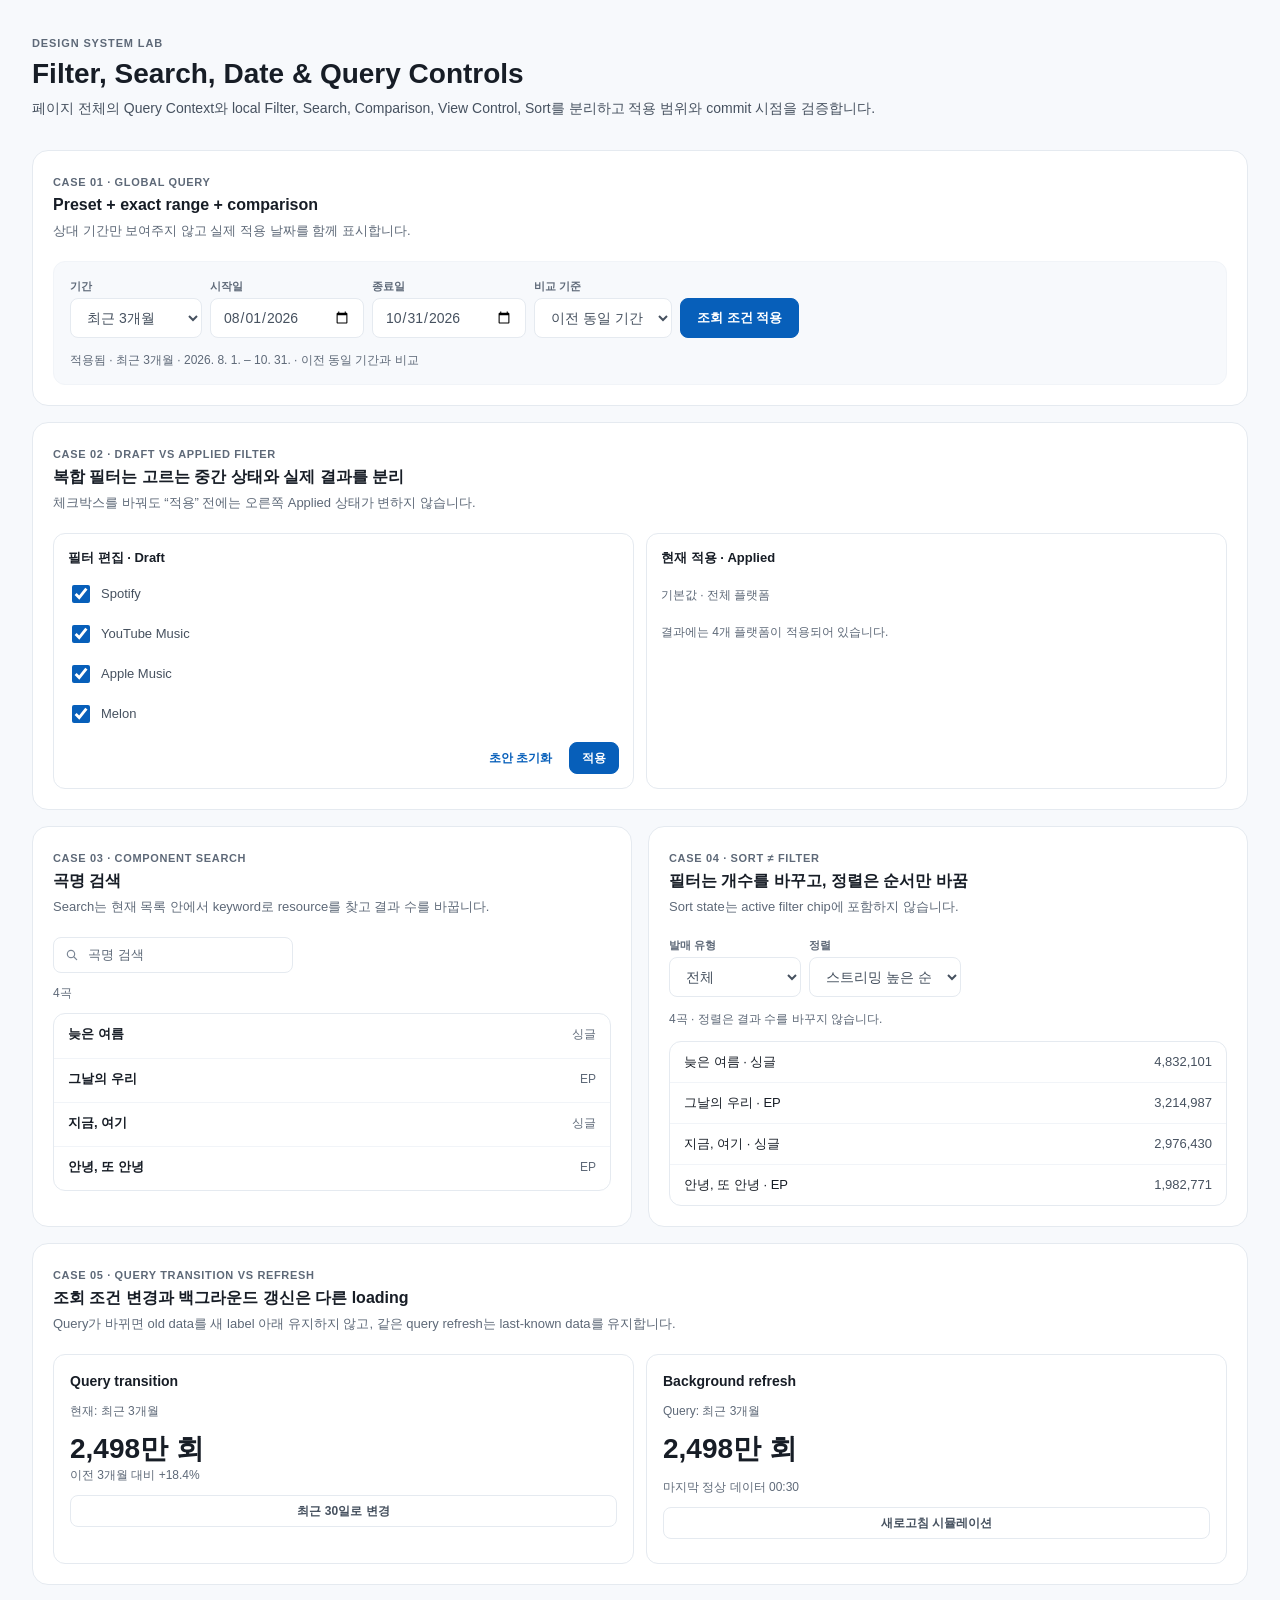
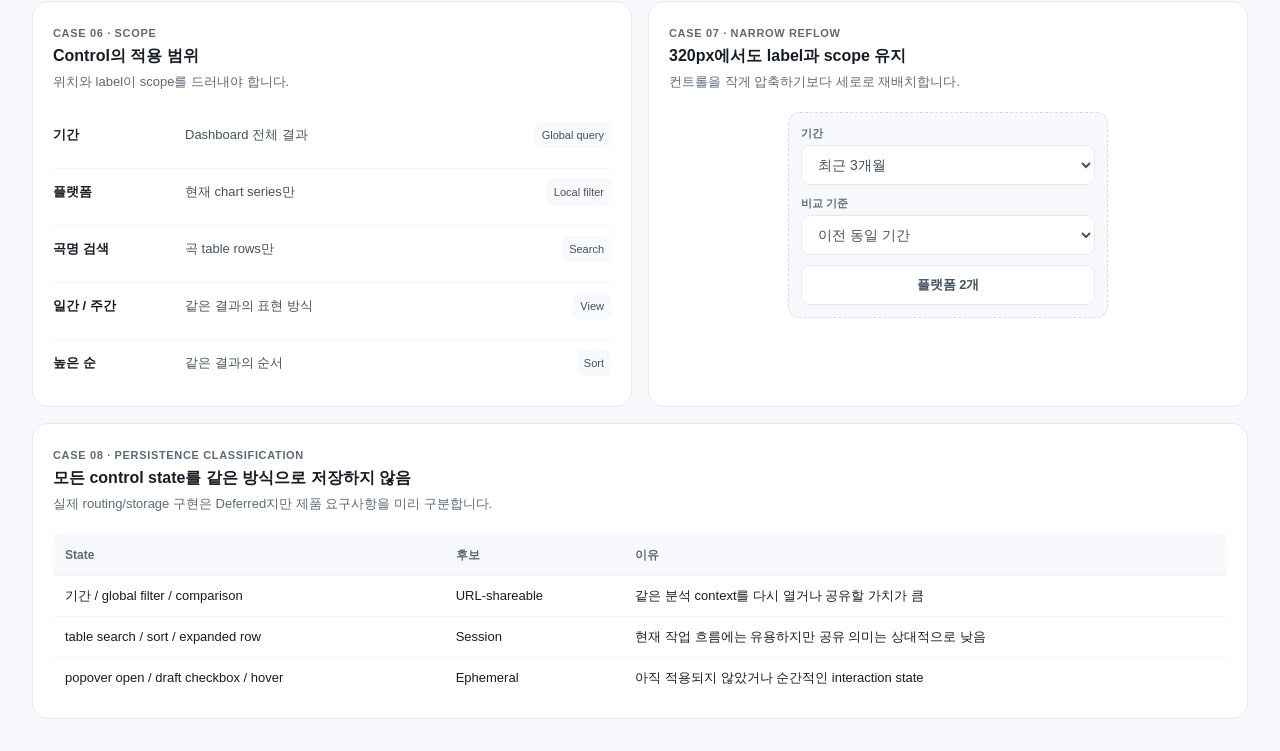
<file: prototype/design-system-lab/query-controls.html>
<!doctype html>
<html lang="ko">
<head>
  <meta charset="utf-8" />
  <meta name="viewport" content="width=device-width, initial-scale=1" />
  <title>CHASM Design System Lab — Query Controls</title>
  <link rel="stylesheet" href="../dashboard-sample/styles.css" />
  <style>
    body { padding: 32px; }
    .lab { max-width: 1240px; margin: 0 auto; }
    .lab-head { margin-bottom: 32px; }
    .lab-head h1 { margin: 4px 0 6px; font-size: 28px; line-height: 36px; }
    .lab-head p { margin: 0; max-width: 940px; color: var(--fg-secondary); }
    .lab-grid { display:grid; grid-template-columns:repeat(2,minmax(0,1fr)); gap:16px; }
    .lab-card {
      min-width:0; padding:20px; background:var(--surface-default);
      border:1px solid var(--border-default); border-radius:var(--radius-card);
    }
    .lab-card--wide { grid-column:1 / -1; }
    .case-tag { display:inline-flex; color:var(--fg-tertiary); font-size:11px; line-height:16px; font-weight:700; letter-spacing:.06em; }
    .lab-card h2 { margin:2px 0 4px; font-size:16px; line-height:24px; }
    .lab-card > p { margin:0 0 20px; color:var(--fg-tertiary); font-size:13px; line-height:20px; }

    .demo-query {
      padding:16px; display:grid; gap:14px;
      background:var(--surface-subtle); border:1px solid var(--border-subtle);
      border-radius:var(--radius-container-sm);
    }
    .demo-query__controls { display:flex; flex-wrap:wrap; gap:8px; align-items:end; }
    .demo-query__summary { color:var(--fg-tertiary); font-size:12px; line-height:16px; }

    .draft-grid { display:grid; grid-template-columns:1fr 1fr; gap:12px; }
    .draft-panel { padding:14px; border:1px solid var(--border-default); border-radius:var(--radius-container-sm); }
    .draft-panel h3 { margin:0 0 10px; font-size:13px; line-height:20px; }
    .draft-options { display:grid; gap:8px; }
    .draft-options label { min-height:32px; display:flex; gap:8px; align-items:center; color:var(--fg-secondary); font-size:13px; }
    .draft-options input { width:18px; height:18px; accent-color:var(--blue-700); }
    .draft-actions { display:flex; flex-wrap:wrap; justify-content:flex-end; gap:8px; margin-top:12px; }
    .applied-chips { min-height:34px; display:flex; flex-wrap:wrap; gap:6px; align-items:center; }

    .search-demo { display:grid; gap:10px; }
    .search-results { border:1px solid var(--border-default); border-radius:var(--radius-container-sm); overflow:hidden; }
    .search-row { min-height:44px; padding:10px 14px; display:flex; justify-content:space-between; gap:12px; border-top:1px solid var(--border-subtle); }
    .search-row:first-child { border-top:0; }
    .search-row strong { font-size:13px; }
    .search-row span { color:var(--fg-tertiary); font-size:12px; }
    .search-empty { padding:24px 14px; text-align:center; color:var(--fg-secondary); font-size:13px; }

    .transition-grid { display:grid; grid-template-columns:1fr 1fr; gap:12px; }
    .transition-card {
      min-height:210px; padding:16px; display:grid; align-content:start; gap:12px;
      border:1px solid var(--border-default); border-radius:var(--radius-container-sm);
    }
    .transition-card h3 { margin:0; font-size:14px; line-height:20px; }
    .transition-card p { margin:0; color:var(--fg-tertiary); font-size:12px; line-height:16px; }
    .transition-metric { font-size:28px; line-height:36px; font-weight:700; }
    .transition-skeleton { display:grid; gap:8px; }
    .transition-skeleton span:nth-child(1) { width:42%; height:12px; }
    .transition-skeleton span:nth-child(2) { width:62%; height:32px; }
    .transition-skeleton span:nth-child(3) { width:52%; height:12px; }

    .scope-map { display:grid; gap:10px; }
    .scope-row {
      display:grid; grid-template-columns:120px minmax(0,1fr) auto; gap:12px; align-items:center;
      padding:10px 0; border-top:1px solid var(--border-subtle); font-size:13px;
    }
    .scope-row:first-child { border-top:0; }
    .scope-row strong { color:var(--fg-primary); }
    .scope-row span { color:var(--fg-secondary); }
    .scope-tag { padding:3px 7px; background:var(--surface-subtle); border-radius:var(--radius-tag); color:var(--fg-tertiary); font-size:11px; }

    .sort-filter-demo { display:grid; gap:12px; }
    .sort-filter-bar { display:flex; flex-wrap:wrap; gap:8px; align-items:end; }
    .count-line { color:var(--fg-tertiary); font-size:12px; }
    .sort-filter-list { display:grid; gap:0; border:1px solid var(--border-default); border-radius:var(--radius-container-sm); overflow:hidden; }
    .sort-filter-item { padding:10px 14px; display:flex; justify-content:space-between; border-top:1px solid var(--border-subtle); font-size:13px; }
    .sort-filter-item:first-child { border-top:0; }
    .sort-filter-item span:last-child { font-variant-numeric:tabular-nums; color:var(--fg-secondary); }

    .narrow-frame {
      width:320px; max-width:100%; margin:0 auto; padding:12px;
      border:1px dashed var(--border-strong); border-radius:var(--radius-container-sm); background:var(--surface-canvas);
    }
    .narrow-query { display:grid; gap:10px; }
    .narrow-query .query-field select, .narrow-query .query-field input { width:100%; }

    .state-table { width:100%; border-collapse:collapse; font-size:13px; line-height:20px; }
    .state-table th,.state-table td { padding:10px 12px; border-top:1px solid var(--border-subtle); text-align:left; vertical-align:top; }
    .state-table th { color:var(--fg-tertiary); background:var(--surface-subtle); font-size:12px; }

    @media(max-width:900px){
      body{padding:20px}
      .lab-grid{grid-template-columns:1fr}
      .lab-card--wide{grid-column:auto}
      .draft-grid,.transition-grid{grid-template-columns:1fr}
    }
    @media(max-width:560px){
      body{padding:16px}
      .lab-card{padding:16px}
      .scope-row{grid-template-columns:1fr; gap:2px}
    }
  </style>
</head>
<body>
  <a class="skip-link" href="#labMain">본문으로 건너뛰기</a>
  <main class="lab" id="labMain" tabindex="-1">
    <header class="lab-head">
      <span class="section-kicker">DESIGN SYSTEM LAB</span>
      <h1>Filter, Search, Date & Query Controls</h1>
      <p>페이지 전체의 Query Context와 local Filter, Search, Comparison, View Control, Sort를 분리하고 적용 범위와 commit 시점을 검증합니다.</p>
    </header>

    <div class="lab-grid">
      <section class="lab-card lab-card--wide">
        <span class="case-tag">CASE 01 · GLOBAL QUERY</span>
        <h2>Preset + exact range + comparison</h2>
        <p>상대 기간만 보여주지 않고 실제 적용 날짜를 함께 표시합니다.</p>
        <div class="demo-query">
          <div class="demo-query__controls">
            <label class="query-field">
              <span class="query-field__label">기간</span>
              <select id="labPeriod">
                <option value="90">최근 3개월</option>
                <option value="30">최근 30일</option>
                <option value="custom">사용자 지정</option>
              </select>
            </label>
            <label class="query-field">
              <span class="query-field__label">시작일</span>
              <input id="labStart" type="date" value="2026-08-01" />
            </label>
            <label class="query-field">
              <span class="query-field__label">종료일</span>
              <input id="labEnd" type="date" value="2026-10-31" />
            </label>
            <label class="query-field">
              <span class="query-field__label">비교 기준</span>
              <select id="labComparison">
                <option value="previous">이전 동일 기간</option>
                <option value="none">비교 안 함</option>
              </select>
            </label>
            <button class="button button--primary" type="button" id="labQueryApply">조회 조건 적용</button>
          </div>
          <div class="demo-query__summary" id="labQuerySummary">적용됨 · 최근 3개월 · 2026. 8. 1. – 10. 31. · 이전 동일 기간과 비교</div>
        </div>
      </section>

      <section class="lab-card lab-card--wide">
        <span class="case-tag">CASE 02 · DRAFT VS APPLIED FILTER</span>
        <h2>복합 필터는 고르는 중간 상태와 실제 결과를 분리</h2>
        <p>체크박스를 바꿔도 “적용” 전에는 오른쪽 Applied 상태가 변하지 않습니다.</p>
        <div class="draft-grid">
          <div class="draft-panel">
            <h3>필터 편집 · Draft</h3>
            <div class="draft-options" id="draftOptions">
              <label><input type="checkbox" value="Spotify" checked />Spotify</label>
              <label><input type="checkbox" value="YouTube Music" checked />YouTube Music</label>
              <label><input type="checkbox" value="Apple Music" checked />Apple Music</label>
              <label><input type="checkbox" value="Melon" checked />Melon</label>
            </div>
            <p class="filter-error" id="draftError" hidden>최소 1개 플랫폼을 선택하세요.</p>
            <div class="draft-actions">
              <button class="button button--tertiary button--compact" type="button" id="draftReset">초안 초기화</button>
              <button class="button button--primary button--compact" type="button" id="draftApply">적용</button>
            </div>
          </div>
          <div class="draft-panel">
            <h3>현재 적용 · Applied</h3>
            <div class="applied-chips" id="appliedChips"></div>
            <p class="demo-query__summary" id="appliedSummary"></p>
          </div>
        </div>
      </section>

      <section class="lab-card">
        <span class="case-tag">CASE 03 · COMPONENT SEARCH</span>
        <h2>곡명 검색</h2>
        <p>Search는 현재 목록 안에서 keyword로 resource를 찾고 결과 수를 바꿉니다.</p>
        <div class="search-demo">
          <div class="track-search">
            <label class="sr-only" for="labSearch">곡명 검색</label>
            <svg class="ui-icon ui-icon--sm track-search__icon" viewBox="0 0 24 24" aria-hidden="true"><circle cx="10.5" cy="10.5" r="5.5"/><path d="m15 15 4 4"/></svg>
            <input id="labSearch" type="search" placeholder="곡명 검색" />
            <button class="track-search__clear" id="labSearchClear" type="button" aria-label="검색어 지우기" hidden><svg class="ui-icon ui-icon--sm" viewBox="0 0 24 24" aria-hidden="true"><path d="m7 7 10 10M17 7 7 17"/></svg></button>
          </div>
          <div class="count-line" id="labSearchCount">4곡</div>
          <div class="search-results" id="labSearchResults"></div>
          <span class="sr-only" id="labSearchStatus" role="status" aria-live="polite"></span>
        </div>
      </section>

      <section class="lab-card">
        <span class="case-tag">CASE 04 · SORT ≠ FILTER</span>
        <h2>필터는 개수를 바꾸고, 정렬은 순서만 바꿈</h2>
        <p>Sort state는 active filter chip에 포함하지 않습니다.</p>
        <div class="sort-filter-demo">
          <div class="sort-filter-bar">
            <label class="query-field">
              <span class="query-field__label">발매 유형</span>
              <select id="typeFilter">
                <option value="all">전체</option>
                <option value="single">싱글</option>
                <option value="ep">EP</option>
              </select>
            </label>
            <label class="query-field">
              <span class="query-field__label">정렬</span>
              <select id="sortControl">
                <option value="streams-desc">스트리밍 높은 순</option>
                <option value="streams-asc">스트리밍 낮은 순</option>
              </select>
            </label>
          </div>
          <div class="count-line" id="sortFilterCount"></div>
          <div class="sort-filter-list" id="sortFilterList"></div>
        </div>
      </section>

      <section class="lab-card lab-card--wide">
        <span class="case-tag">CASE 05 · QUERY TRANSITION VS REFRESH</span>
        <h2>조회 조건 변경과 백그라운드 갱신은 다른 loading</h2>
        <p>Query가 바뀌면 old data를 새 label 아래 유지하지 않고, 같은 query refresh는 last-known data를 유지합니다.</p>
        <div class="transition-grid">
          <div class="transition-card">
            <h3>Query transition</h3>
            <p id="queryTransitionLabel">현재: 최근 3개월</p>
            <div id="queryTransitionBody">
              <div class="transition-metric">2,498만 회</div>
              <p>이전 3개월 대비 +18.4%</p>
            </div>
            <button class="button button--secondary button--compact" type="button" id="queryTransitionButton">최근 30일로 변경</button>
          </div>
          <div class="transition-card">
            <h3>Background refresh</h3>
            <p>Query: 최근 3개월</p>
            <div class="transition-metric">2,498만 회</div>
            <div id="refreshState"><p>마지막 정상 데이터 00:30</p></div>
            <button class="button button--secondary button--compact" type="button" id="refreshButton">새로고침 시뮬레이션</button>
          </div>
        </div>
      </section>

      <section class="lab-card">
        <span class="case-tag">CASE 06 · SCOPE</span>
        <h2>Control의 적용 범위</h2>
        <p>위치와 label이 scope를 드러내야 합니다.</p>
        <div class="scope-map">
          <div class="scope-row"><strong>기간</strong><span>Dashboard 전체 결과</span><span class="scope-tag">Global query</span></div>
          <div class="scope-row"><strong>플랫폼</strong><span>현재 chart series만</span><span class="scope-tag">Local filter</span></div>
          <div class="scope-row"><strong>곡명 검색</strong><span>곡 table rows만</span><span class="scope-tag">Search</span></div>
          <div class="scope-row"><strong>일간 / 주간</strong><span>같은 결과의 표현 방식</span><span class="scope-tag">View</span></div>
          <div class="scope-row"><strong>높은 순</strong><span>같은 결과의 순서</span><span class="scope-tag">Sort</span></div>
        </div>
      </section>

      <section class="lab-card">
        <span class="case-tag">CASE 07 · NARROW REFLOW</span>
        <h2>320px에서도 label과 scope 유지</h2>
        <p>컨트롤을 작게 압축하기보다 세로로 재배치합니다.</p>
        <div class="narrow-frame">
          <div class="narrow-query">
            <label class="query-field"><span class="query-field__label">기간</span><select><option>최근 3개월</option></select></label>
            <label class="query-field"><span class="query-field__label">비교 기준</span><select><option>이전 동일 기간</option></select></label>
            <button class="button button--secondary" type="button">플랫폼 2개</button>
          </div>
        </div>
      </section>

      <section class="lab-card lab-card--wide">
        <span class="case-tag">CASE 08 · PERSISTENCE CLASSIFICATION</span>
        <h2>모든 control state를 같은 방식으로 저장하지 않음</h2>
        <p>실제 routing/storage 구현은 Deferred지만 제품 요구사항을 미리 구분합니다.</p>
        <div class="table-shell">
          <table class="state-table">
            <thead><tr><th>State</th><th>후보</th><th>이유</th></tr></thead>
            <tbody>
              <tr><td>기간 / global filter / comparison</td><td>URL-shareable</td><td>같은 분석 context를 다시 열거나 공유할 가치가 큼</td></tr>
              <tr><td>table search / sort / expanded row</td><td>Session</td><td>현재 작업 흐름에는 유용하지만 공유 의미는 상대적으로 낮음</td></tr>
              <tr><td>popover open / draft checkbox / hover</td><td>Ephemeral</td><td>아직 적용되지 않았거나 순간적인 interaction state</td></tr>
            </tbody>
          </table>
        </div>
      </section>
    </div>
  </main>

  <script>
    const presets = {
      "90": {label:"최근 3개월",start:"2026-08-01",end:"2026-10-31"},
      "30": {label:"최근 30일",start:"2026-10-02",end:"2026-10-31"}
    };
    const p = document.getElementById('labPeriod');
    const s = document.getElementById('labStart');
    const e = document.getElementById('labEnd');
    const comp = document.getElementById('labComparison');
    const summary = document.getElementById('labQuerySummary');

    function fmt(value){
      const [y,m,d]=value.split('-').map(Number);
      return y+'. '+m+'. '+d+'.';
    }
    p.addEventListener('change',()=>{
      if(p.value!=='custom'){
        s.value=presets[p.value].start;
        e.value=presets[p.value].end;
      }
    });
    document.getElementById('labQueryApply').addEventListener('click',()=>{
      if(!s.value||!e.value||s.value>e.value){
        summary.textContent='적용 실패 · 날짜 범위를 확인하세요.';
        return;
      }
      const label=p.value==='custom'?'사용자 지정':presets[p.value].label;
      summary.textContent='적용됨 · '+label+' · '+fmt(s.value)+' – '+fmt(e.value)+' · '+(comp.value==='previous'?'이전 동일 기간과 비교':'비교 없음');
    });

    const draftChecks=[...document.querySelectorAll('#draftOptions input')];
    let applied=draftChecks.map(c=>c.value);
    const appliedChips=document.getElementById('appliedChips');
    const appliedSummary=document.getElementById('appliedSummary');
    const draftError=document.getElementById('draftError');

    function renderApplied(){
      appliedChips.innerHTML='';
      if(applied.length===4){
        appliedChips.innerHTML='<span class="demo-query__summary">기본값 · 전체 플랫폼</span>';
      } else {
        applied.forEach(name=>{
          const chip=document.createElement('span');
          chip.className='filter-chip';
          chip.textContent=name;
          appliedChips.appendChild(chip);
        });
      }
      appliedSummary.textContent='결과에는 '+applied.length+'개 플랫폼이 적용되어 있습니다.';
    }
    document.getElementById('draftApply').addEventListener('click',()=>{
      const next=draftChecks.filter(c=>c.checked).map(c=>c.value);
      if(!next.length){draftError.hidden=false;return;}
      draftError.hidden=true; applied=next; renderApplied();
    });
    document.getElementById('draftReset').addEventListener('click',()=>{
      draftChecks.forEach(c=>c.checked=true); draftError.hidden=true;
    });
    renderApplied();

    const songs=[
      {name:'늦은 여름',type:'싱글',kind:'single',streams:4832101},
      {name:'그날의 우리',type:'EP',kind:'ep',streams:3214987},
      {name:'지금, 여기',type:'싱글',kind:'single',streams:2976430},
      {name:'안녕, 또 안녕',type:'EP',kind:'ep',streams:1982771}
    ];

    const search=document.getElementById('labSearch');
    const clear=document.getElementById('labSearchClear');
    const results=document.getElementById('labSearchResults');
    const count=document.getElementById('labSearchCount');
    const searchStatus=document.getElementById('labSearchStatus');

    function renderSearch(){
      const q=search.value.trim().toLocaleLowerCase('ko-KR');
      const rows=songs.filter(song=>!q||song.name.toLocaleLowerCase('ko-KR').includes(q));
      clear.hidden=!q;
      count.textContent=rows.length+'곡';
      if(!rows.length){
        results.innerHTML='<div class="search-empty">검색어와 일치하는 곡이 없습니다.<br>검색어를 바꿔보세요.</div>';
      }else{
        results.innerHTML=rows.map(song=>'<div class="search-row"><strong>'+song.name+'</strong><span>'+song.type+'</span></div>').join('');
      }
      if(q) searchStatus.textContent=rows.length?rows.length+'개의 곡을 찾았습니다.':'검색 결과가 없습니다.';
    }
    search.addEventListener('input',renderSearch);
    clear.addEventListener('click',()=>{search.value='';renderSearch();search.focus();});
    renderSearch();

    const typeFilter=document.getElementById('typeFilter');
    const sortControl=document.getElementById('sortControl');
    const sortList=document.getElementById('sortFilterList');
    const sortCount=document.getElementById('sortFilterCount');

    function renderSortFilter(){
      let rows=songs.filter(song=>typeFilter.value==='all'||song.kind===typeFilter.value);
      rows=[...rows].sort((a,b)=>sortControl.value==='streams-desc'?b.streams-a.streams:a.streams-b.streams);
      sortCount.textContent=rows.length+'곡 · 정렬은 결과 수를 바꾸지 않습니다.';
      sortList.innerHTML=rows.map(song=>'<div class="sort-filter-item"><span>'+song.name+' · '+song.type+'</span><span>'+song.streams.toLocaleString('ko-KR')+'</span></div>').join('');
    }
    typeFilter.addEventListener('change',renderSortFilter);
    sortControl.addEventListener('change',renderSortFilter);
    renderSortFilter();

    const transitionBody=document.getElementById('queryTransitionBody');
    const transitionLabel=document.getElementById('queryTransitionLabel');
    const transitionButton=document.getElementById('queryTransitionButton');
    let transition30=false;
    transitionButton.addEventListener('click',()=>{
      transitionButton.disabled=true;
      transitionBody.innerHTML='<div class="transition-skeleton" aria-hidden="true"><span class="skeleton-block"></span><span class="skeleton-block"></span><span class="skeleton-block"></span></div><span class="sr-only">새 조회 조건의 데이터를 불러오는 중입니다.</span>';
      window.setTimeout(()=>{
        transition30=!transition30;
        transitionLabel.textContent='현재: '+(transition30?'최근 30일':'최근 3개월');
        transitionBody.innerHTML='<div class="transition-metric">'+(transition30?'982만 회':'2,498만 회')+'</div><p>'+(transition30?'이전 30일 대비 +7.2%':'이전 3개월 대비 +18.4%')+'</p>';
        transitionButton.textContent=transition30?'최근 3개월로 변경':'최근 30일로 변경';
        transitionButton.disabled=false;
      },450);
    });

    const refreshState=document.getElementById('refreshState');
    const refreshButton=document.getElementById('refreshButton');
    refreshButton.addEventListener('click',()=>{
      refreshButton.disabled=true;
      refreshState.innerHTML='<div class="data-refreshing"><span class="data-refreshing__spinner" aria-hidden="true"></span><span>갱신 중 · 마지막 정상 데이터 00:30</span></div>';
      window.setTimeout(()=>{
        refreshState.innerHTML='<p>최신 데이터로 갱신했습니다. · 00:34</p>';
        refreshButton.disabled=false;
      },450);
    });
  </script>
</body>
</html>
</file>
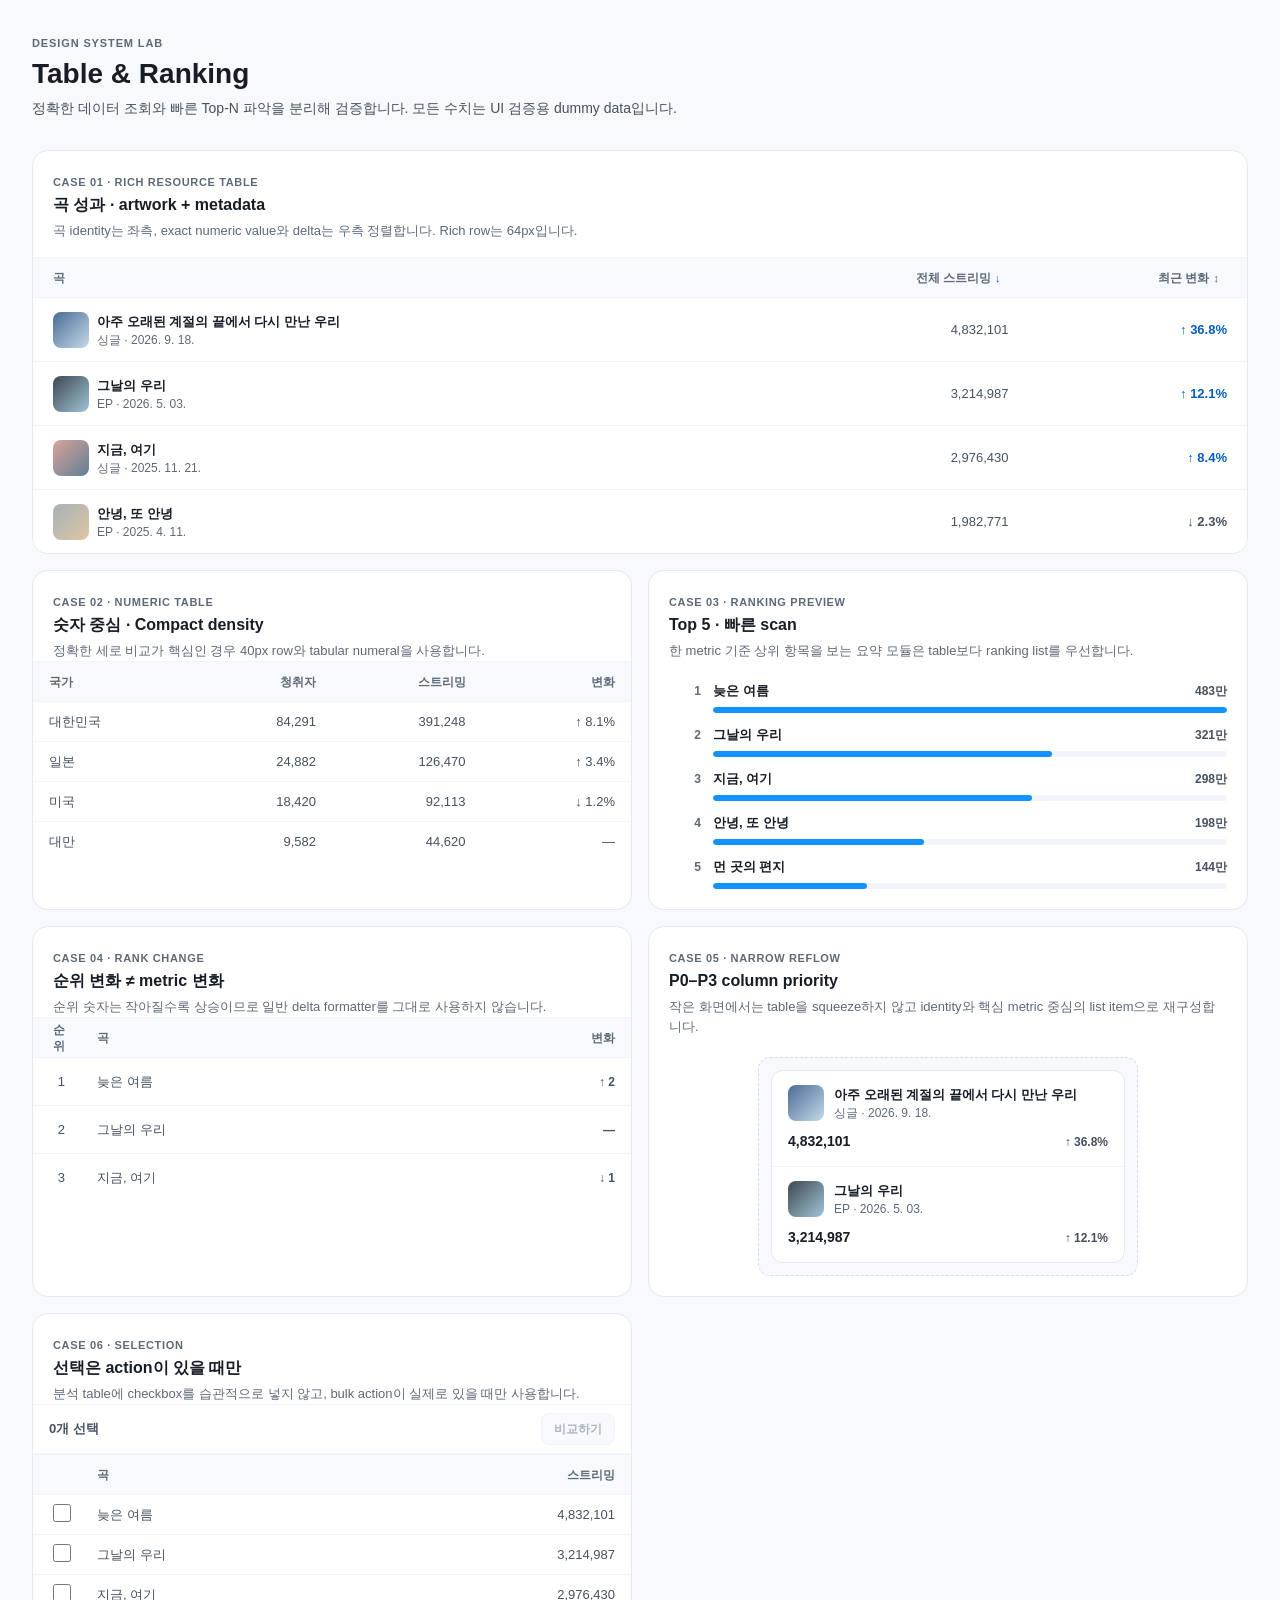
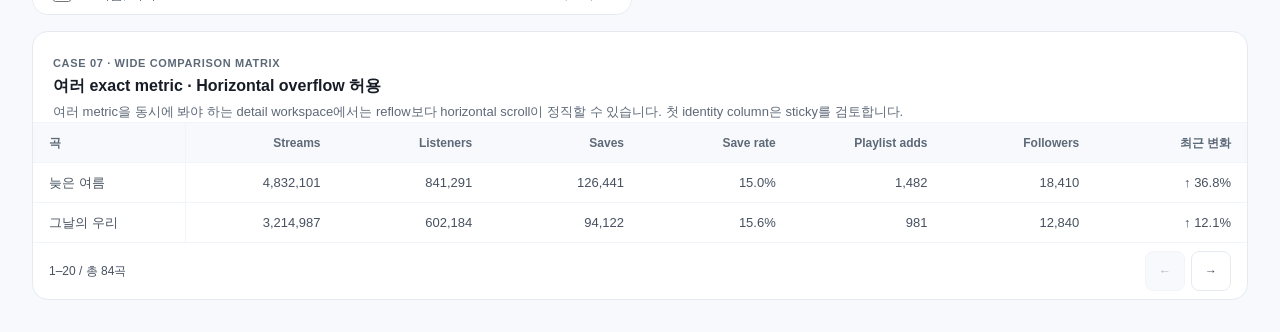
<file: prototype/design-system-lab/table-ranking.html>
<!doctype html>
<html lang="ko">
<head>
  <meta charset="utf-8" />
  <meta name="viewport" content="width=device-width, initial-scale=1" />
  <title>CHASM Design System Lab — Table & Ranking</title>
  <link rel="stylesheet" href="../dashboard-sample/styles.css" />
  <style>
    body { padding: 32px; }
    .lab { max-width: 1320px; margin: 0 auto; }
    .lab-head { margin-bottom: 32px; }
    .lab-head h1 { margin: 4px 0 6px; font-size: 28px; line-height: 36px; }
    .lab-head p { margin: 0; max-width: 860px; color: var(--fg-secondary); }
    .lab-grid { display: grid; grid-template-columns: repeat(2, minmax(0, 1fr)); gap: 16px; }
    .lab-card {
      min-width: 0;
      overflow: hidden;
      background: var(--surface-default);
      border: 1px solid var(--border-default);
      border-radius: var(--radius-card);
    }
    .lab-card--wide { grid-column: 1 / -1; }
    .lab-card__head { padding: 20px 20px 0; }
    .lab-card__head h2 { margin: 2px 0 4px; font-size: 16px; line-height: 24px; }
    .lab-card__head p { margin: 0; color: var(--fg-tertiary); font-size: 13px; line-height: 20px; }
    .lab-card__body { padding: 20px; }
    .case-tag {
      display: inline-flex;
      color: var(--fg-tertiary);
      font-size: 11px;
      line-height: 16px;
      font-weight: 700;
      letter-spacing: .06em;
    }

    .compact-table tbody td { height: var(--table-row-compact); }
    .standard-table tbody td { height: var(--table-row-standard); }
    .table-scroll { overflow-x: auto; }
    .wide-matrix { min-width: 900px; }
    .wide-matrix th:first-child,
    .wide-matrix td:first-child {
      position: sticky;
      left: 0;
      z-index: 1;
      background: var(--surface-default);
      box-shadow: 1px 0 0 var(--border-subtle);
    }
    .wide-matrix thead th:first-child {
      background: var(--table-header-bg);
      z-index: 2;
    }

    .ranking-demo { padding: 20px; }
    .ranking-change-wrap {
      display: inline-flex;
      min-width: 48px;
      justify-content: flex-end;
    }

    .narrow-demo {
      width: min(100%, 380px);
      margin: 0 auto;
      padding: 12px;
      background: var(--surface-canvas);
      border: 1px dashed var(--border-strong);
      border-radius: var(--radius-container-sm);
    }
    .narrow-list {
      display: grid;
      gap: 0;
      overflow: hidden;
      background: var(--surface-default);
      border: 1px solid var(--border-default);
      border-radius: var(--radius-container-sm);
    }
    .narrow-row {
      padding: 14px 16px;
      display: grid;
      gap: 10px;
      border-top: 1px solid var(--border-subtle);
    }
    .narrow-row:first-child { border-top: 0; }
    .narrow-primary { display: flex; gap: 10px; align-items: center; min-width: 0; }
    .narrow-copy { min-width: 0; display: grid; }
    .narrow-copy strong {
      overflow: hidden;
      text-overflow: ellipsis;
      white-space: nowrap;
      font-size: 13px;
      line-height: 20px;
    }
    .narrow-copy small { color: var(--fg-tertiary); font-size: 12px; line-height: 16px; }
    .narrow-metrics {
      display: flex;
      align-items: baseline;
      justify-content: space-between;
      gap: 12px;
    }
    .narrow-metrics strong { font-variant-numeric: tabular-nums; font-size: 14px; }
    .narrow-metrics span { color: var(--fg-secondary); font-size: 12px; font-weight: 600; }

    .table-toolbar {
      min-height: 48px;
      padding: 8px 16px;
      display: flex;
      align-items: center;
      justify-content: space-between;
      gap: 12px;
      border-top: 1px solid var(--border-subtle);
      border-bottom: 1px solid var(--border-subtle);
      background: var(--surface-default);
    }
    .toolbar-group { display: flex; align-items: center; gap: 8px; flex-wrap: wrap; }
    .selection-count { color: var(--fg-secondary); font-size: 13px; font-weight: 600; }
    .table-checkbox { width: 18px; height: 18px; accent-color: var(--blue-700); }
    .selection-table th:first-child,
    .selection-table td:first-child { width: 48px; text-align: center; }

    .pagination-demo {
      min-height: 48px;
      padding: 8px 16px;
      display: flex;
      align-items: center;
      justify-content: space-between;
      gap: 12px;
      border-top: 1px solid var(--border-subtle);
      color: var(--fg-secondary);
      font-size: 12px;
    }
    .pagination-actions { display: flex; gap: 6px; }

    .sort-button[aria-pressed="true"] .sort-icon { color: var(--fg-brand); }
    .sort-button .sort-icon::before { content: "↕"; }
    th[aria-sort="ascending"] .sort-icon::before { content: "↑"; }
    th[aria-sort="descending"] .sort-icon::before { content: "↓"; }

    @media (max-width: 900px) {
      body { padding: 20px; }
      .lab-grid { grid-template-columns: 1fr; }
      .lab-card--wide { grid-column: auto; }
    }
    @media (max-width: 640px) {
      body { padding: 16px; }
      .lab-card__head { padding: 16px 16px 0; }
      .lab-card__body, .ranking-demo { padding: 16px; }
    }
  </style>
</head>
<body>
  <main class="lab">
    <header class="lab-head">
      <span class="section-kicker">DESIGN SYSTEM LAB</span>
      <h1>Table & Ranking</h1>
      <p>정확한 데이터 조회와 빠른 Top-N 파악을 분리해 검증합니다. 모든 수치는 UI 검증용 dummy data입니다.</p>
    </header>

    <div class="lab-grid">
      <section class="lab-card lab-card--wide">
        <div class="lab-card__head">
          <span class="case-tag">CASE 01 · RICH RESOURCE TABLE</span>
          <h2>곡 성과 · artwork + metadata</h2>
          <p>곡 identity는 좌측, exact numeric value와 delta는 우측 정렬합니다. Rich row는 64px입니다.</p>
        </div>
        <div class="table-shell">
          <table class="data-table resource-table" id="sortableTrackTable">
            <caption class="sr-only">곡별 성과 비교</caption>
            <colgroup>
              <col class="resource-col" />
              <col class="metric-col" />
              <col class="delta-col" />
            </colgroup>
            <thead>
              <tr>
                <th scope="col">곡</th>
                <th scope="col" class="cell-number" aria-sort="descending">
                  <button class="sort-button" type="button" data-sort="streams" aria-pressed="true">
                    전체 스트리밍 <span class="sort-icon" aria-hidden="true"></span>
                  </button>
                </th>
                <th scope="col" class="cell-delta">
                  <button class="sort-button" type="button" data-sort="delta" aria-pressed="false">
                    최근 변화 <span class="sort-icon" aria-hidden="true"></span>
                  </button>
                </th>
              </tr>
            </thead>
            <tbody>
              <tr data-streams="4832101" data-delta="36.8">
                <td><div class="track-name"><span class="cover c1" aria-hidden="true"></span><span><strong>아주 오래된 계절의 끝에서 다시 만난 우리</strong><small>싱글 · 2026. 9. 18.</small></span></div></td>
                <td class="numeric cell-number">4,832,101</td>
                <td class="delta neutral-up cell-delta">↑ 36.8%</td>
              </tr>
              <tr data-streams="3214987" data-delta="12.1">
                <td><div class="track-name"><span class="cover c2" aria-hidden="true"></span><span><strong>그날의 우리</strong><small>EP · 2026. 5. 03.</small></span></div></td>
                <td class="numeric cell-number">3,214,987</td>
                <td class="delta neutral-up cell-delta">↑ 12.1%</td>
              </tr>
              <tr data-streams="2976430" data-delta="8.4">
                <td><div class="track-name"><span class="cover c3" aria-hidden="true"></span><span><strong>지금, 여기</strong><small>싱글 · 2025. 11. 21.</small></span></div></td>
                <td class="numeric cell-number">2,976,430</td>
                <td class="delta neutral-up cell-delta">↑ 8.4%</td>
              </tr>
              <tr data-streams="1982771" data-delta="-2.3">
                <td><div class="track-name"><span class="cover c4" aria-hidden="true"></span><span><strong>안녕, 또 안녕</strong><small>EP · 2025. 4. 11.</small></span></div></td>
                <td class="numeric cell-number">1,982,771</td>
                <td class="delta cell-delta">↓ 2.3%</td>
              </tr>
            </tbody>
          </table>
        </div>
      </section>

      <section class="lab-card">
        <div class="lab-card__head">
          <span class="case-tag">CASE 02 · NUMERIC TABLE</span>
          <h2>숫자 중심 · Compact density</h2>
          <p>정확한 세로 비교가 핵심인 경우 40px row와 tabular numeral을 사용합니다.</p>
        </div>
        <div class="table-shell">
          <table class="data-table compact-table">
            <caption class="sr-only">국가별 청취자 데이터</caption>
            <thead>
              <tr>
                <th scope="col">국가</th>
                <th scope="col" class="cell-number">청취자</th>
                <th scope="col" class="cell-number">스트리밍</th>
                <th scope="col" class="cell-delta">변화</th>
              </tr>
            </thead>
            <tbody>
              <tr><td>대한민국</td><td class="cell-number">84,291</td><td class="cell-number">391,248</td><td class="cell-delta">↑ 8.1%</td></tr>
              <tr><td>일본</td><td class="cell-number">24,882</td><td class="cell-number">126,470</td><td class="cell-delta">↑ 3.4%</td></tr>
              <tr><td>미국</td><td class="cell-number">18,420</td><td class="cell-number">92,113</td><td class="cell-delta">↓ 1.2%</td></tr>
              <tr><td>대만</td><td class="cell-number">9,582</td><td class="cell-number">44,620</td><td class="cell-delta">—</td></tr>
            </tbody>
          </table>
        </div>
      </section>

      <section class="lab-card">
        <div class="lab-card__head">
          <span class="case-tag">CASE 03 · RANKING PREVIEW</span>
          <h2>Top 5 · 빠른 scan</h2>
          <p>한 metric 기준 상위 항목을 보는 요약 모듈은 table보다 ranking list를 우선합니다.</p>
        </div>
        <div class="ranking-demo">
          <div class="ranking-list">
            <div class="ranking-row">
              <span class="ranking-rank">1</span><span class="ranking-label">늦은 여름</span><span class="ranking-value">483만</span>
              <span class="ranking-bar"><span style="--rank-width:100%"></span></span>
            </div>
            <div class="ranking-row">
              <span class="ranking-rank">2</span><span class="ranking-label">그날의 우리</span><span class="ranking-value">321만</span>
              <span class="ranking-bar"><span style="--rank-width:66%"></span></span>
            </div>
            <div class="ranking-row">
              <span class="ranking-rank">3</span><span class="ranking-label">지금, 여기</span><span class="ranking-value">298만</span>
              <span class="ranking-bar"><span style="--rank-width:62%"></span></span>
            </div>
            <div class="ranking-row">
              <span class="ranking-rank">4</span><span class="ranking-label">안녕, 또 안녕</span><span class="ranking-value">198만</span>
              <span class="ranking-bar"><span style="--rank-width:41%"></span></span>
            </div>
            <div class="ranking-row">
              <span class="ranking-rank">5</span><span class="ranking-label">먼 곳의 편지</span><span class="ranking-value">144만</span>
              <span class="ranking-bar"><span style="--rank-width:30%"></span></span>
            </div>
          </div>
        </div>
      </section>

      <section class="lab-card">
        <div class="lab-card__head">
          <span class="case-tag">CASE 04 · RANK CHANGE</span>
          <h2>순위 변화 ≠ metric 변화</h2>
          <p>순위 숫자는 작아질수록 상승이므로 일반 delta formatter를 그대로 사용하지 않습니다.</p>
        </div>
        <div class="table-shell">
          <table class="data-table standard-table">
            <caption class="sr-only">현재 순위와 이전 기간 대비 순위 변화</caption>
            <thead><tr><th scope="col" class="cell-rank">순위</th><th scope="col">곡</th><th scope="col" class="cell-number">변화</th></tr></thead>
            <tbody>
              <tr><td class="cell-rank">1</td><td>늦은 여름</td><td class="cell-number"><span class="rank-change">↑ 2</span></td></tr>
              <tr><td class="cell-rank">2</td><td>그날의 우리</td><td class="cell-number"><span class="rank-change">—</span></td></tr>
              <tr><td class="cell-rank">3</td><td>지금, 여기</td><td class="cell-number"><span class="rank-change">↓ 1</span></td></tr>
            </tbody>
          </table>
        </div>
      </section>

      <section class="lab-card">
        <div class="lab-card__head">
          <span class="case-tag">CASE 05 · NARROW REFLOW</span>
          <h2>P0–P3 column priority</h2>
          <p>작은 화면에서는 table을 squeeze하지 않고 identity와 핵심 metric 중심의 list item으로 재구성합니다.</p>
        </div>
        <div class="lab-card__body">
          <div class="narrow-demo">
            <div class="narrow-list">
              <div class="narrow-row">
                <div class="narrow-primary">
                  <span class="cover c1" aria-hidden="true"></span>
                  <span class="narrow-copy"><strong>아주 오래된 계절의 끝에서 다시 만난 우리</strong><small>싱글 · 2026. 9. 18.</small></span>
                </div>
                <div class="narrow-metrics"><strong>4,832,101</strong><span>↑ 36.8%</span></div>
              </div>
              <div class="narrow-row">
                <div class="narrow-primary">
                  <span class="cover c2" aria-hidden="true"></span>
                  <span class="narrow-copy"><strong>그날의 우리</strong><small>EP · 2026. 5. 03.</small></span>
                </div>
                <div class="narrow-metrics"><strong>3,214,987</strong><span>↑ 12.1%</span></div>
              </div>
            </div>
          </div>
        </div>
      </section>

      <section class="lab-card">
        <div class="lab-card__head">
          <span class="case-tag">CASE 06 · SELECTION</span>
          <h2>선택은 action이 있을 때만</h2>
          <p>분석 table에 checkbox를 습관적으로 넣지 않고, bulk action이 실제로 있을 때만 사용합니다.</p>
        </div>
        <div class="table-toolbar">
          <span class="selection-count" id="selectionCount">0개 선택</span>
          <div class="toolbar-group">
            <button class="button button--secondary button--compact" id="compareSelected" disabled>비교하기</button>
          </div>
        </div>
        <div class="table-shell">
          <table class="data-table selection-table compact-table">
            <caption class="sr-only">비교할 곡 선택</caption>
            <thead><tr><th scope="col"><span class="sr-only">선택</span></th><th scope="col">곡</th><th scope="col" class="cell-number">스트리밍</th></tr></thead>
            <tbody>
              <tr><td><input class="table-checkbox" type="checkbox" aria-label="늦은 여름 선택" /></td><td>늦은 여름</td><td class="cell-number">4,832,101</td></tr>
              <tr><td><input class="table-checkbox" type="checkbox" aria-label="그날의 우리 선택" /></td><td>그날의 우리</td><td class="cell-number">3,214,987</td></tr>
              <tr><td><input class="table-checkbox" type="checkbox" aria-label="지금, 여기 선택" /></td><td>지금, 여기</td><td class="cell-number">2,976,430</td></tr>
            </tbody>
          </table>
        </div>
      </section>

      <section class="lab-card lab-card--wide">
        <div class="lab-card__head">
          <span class="case-tag">CASE 07 · WIDE COMPARISON MATRIX</span>
          <h2>여러 exact metric · Horizontal overflow 허용</h2>
          <p>여러 metric을 동시에 봐야 하는 detail workspace에서는 reflow보다 horizontal scroll이 정직할 수 있습니다. 첫 identity column은 sticky를 검토합니다.</p>
        </div>
        <div class="table-scroll">
          <table class="data-table compact-table wide-matrix">
            <caption class="sr-only">곡별 다중 성과 지표 비교</caption>
            <thead>
              <tr>
                <th scope="col">곡</th>
                <th scope="col" class="cell-number">Streams</th>
                <th scope="col" class="cell-number">Listeners</th>
                <th scope="col" class="cell-number">Saves</th>
                <th scope="col" class="cell-number">Save rate</th>
                <th scope="col" class="cell-number">Playlist adds</th>
                <th scope="col" class="cell-number">Followers</th>
                <th scope="col" class="cell-number">최근 변화</th>
              </tr>
            </thead>
            <tbody>
              <tr><td>늦은 여름</td><td class="cell-number">4,832,101</td><td class="cell-number">841,291</td><td class="cell-number">126,441</td><td class="cell-number">15.0%</td><td class="cell-number">1,482</td><td class="cell-number">18,410</td><td class="cell-number">↑ 36.8%</td></tr>
              <tr><td>그날의 우리</td><td class="cell-number">3,214,987</td><td class="cell-number">602,184</td><td class="cell-number">94,122</td><td class="cell-number">15.6%</td><td class="cell-number">981</td><td class="cell-number">12,840</td><td class="cell-number">↑ 12.1%</td></tr>
            </tbody>
          </table>
        </div>
        <div class="pagination-demo">
          <span>1–20 / 총 84곡</span>
          <div class="pagination-actions">
            <button class="icon-button" type="button" aria-label="이전 페이지" disabled>←</button>
            <button class="icon-button" type="button" aria-label="다음 페이지">→</button>
          </div>
        </div>
      </section>
    </div>
  </main>

  <script>
    const table = document.getElementById('sortableTrackTable');
    const tbody = table.querySelector('tbody');
    const sortButtons = [...table.querySelectorAll('[data-sort]')];

    sortButtons.forEach((button) => {
      button.addEventListener('click', () => {
        const th = button.closest('th');
        const key = button.dataset.sort;
        const current = th.getAttribute('aria-sort');
        const direction = current === 'descending' ? 'ascending' : 'descending';

        table.querySelectorAll('th[aria-sort]').forEach((header) => header.removeAttribute('aria-sort'));
        sortButtons.forEach((item) => item.setAttribute('aria-pressed', 'false'));

        th.setAttribute('aria-sort', direction);
        button.setAttribute('aria-pressed', 'true');

        const rows = [...tbody.querySelectorAll('tr')].sort((a, b) => {
          const av = Number(a.dataset[key]);
          const bv = Number(b.dataset[key]);
          return direction === 'ascending' ? av - bv : bv - av;
        });

        rows.forEach((row) => tbody.appendChild(row));
      });
    });

    const checks = [...document.querySelectorAll('.table-checkbox')];
    const count = document.getElementById('selectionCount');
    const action = document.getElementById('compareSelected');

    function updateSelection() {
      const selected = checks.filter((check) => check.checked).length;
      count.textContent = selected + '개 선택';
      action.disabled = selected === 0;
    }

    checks.forEach((check) => check.addEventListener('change', updateSelection));
  </script>
</body>
</html>
</file>
<file: prototype/dashboard-sample/styles.css>
:root {
  --blue-50: #F4F9FF;
  --blue-100: #E8F3FF;
  --blue-200: #CFE7FF;
  --blue-300: #A7D4FF;
  --blue-400: #6DB8FF;
  --blue-500: #1393FD;
  --blue-600: #0B78DB;
  --blue-700: #075FBA;
  --blue-800: #0A4D93;
  --blue-900: #0E3F74;
  --blue-950: #09284C;

  --neutral-0: #FFFFFF;
  --neutral-25: #FCFDFE;
  --neutral-50: #F7F9FC;
  --neutral-100: #F1F4F8;
  --neutral-200: #E5EAF0;
  --neutral-300: #D5DCE5;
  --neutral-400: #AAB4C0;
  --neutral-500: #7C8796;
  --neutral-600: #5E6978;
  --neutral-700: #46515F;
  --neutral-800: #2E3743;
  --neutral-900: #171D26;
  --neutral-950: #0D1117;

  --viz-blue: #1393FD;
  --viz-teal: #278F63;
  --viz-purple: #9D6ADE;
  --viz-coral: #E5484D;
  --viz-amber: #B7790D;
  --viz-slate: #5C6F8A;

  --surface-canvas: var(--neutral-50);
  --surface-default: var(--neutral-0);
  --surface-subtle: var(--neutral-50);
  --surface-inset: var(--neutral-100);
  --surface-floating: var(--neutral-0);

  --border-subtle: var(--neutral-100);
  --border-default: var(--neutral-200);
  --border-strong: var(--neutral-300);
  --focus-ring-color: var(--blue-700);
  --focus-ring-width: 2px;
  --focus-ring-offset: 2px;

  --control-bg-default: var(--surface-default);
  --control-bg-hover: var(--surface-subtle);
  --control-bg-pressed: var(--surface-inset);
  --control-bg-disabled: var(--neutral-50);
  --control-fg-default: var(--neutral-700);
  --control-fg-disabled: var(--neutral-400);
  --control-border-default: var(--neutral-200);
  --control-border-hover: var(--neutral-300);
  --control-border-disabled: var(--neutral-100);

  --control-selected-bg: var(--blue-50);
  --control-selected-bg-pressed: var(--blue-100);
  --control-selected-fg: var(--blue-700);
  --control-selected-border: var(--blue-200);

  --button-primary-fg: var(--neutral-0);
  --button-primary-bg: var(--blue-700);
  --button-primary-bg-hover: var(--blue-800);
  --button-primary-bg-pressed: var(--blue-900);

  --fg-primary: var(--neutral-900);
  --fg-secondary: var(--neutral-700);
  --fg-tertiary: var(--neutral-600);
  --fg-brand: var(--blue-700);

  --space-0: 0;
  --space-0_5: 2px;
  --space-1: 4px;
  --space-1_5: 6px;
  --space-2: 8px;
  --space-2_5: 10px;
  --space-3: 12px;
  --space-4: 16px;
  --space-5: 20px;
  --space-6: 24px;
  --space-8: 32px;
  --space-10: 40px;
  --space-12: 48px;

  --radius-0: 0;
  --radius-1: 4px;
  --radius-1_5: 6px;
  --radius-2: 8px;
  --radius-2_5: 10px;
  --radius-3: 12px;
  --radius-4: 16px;
  --radius-full: 9999px;

  --radius-card: var(--radius-4);
  --radius-control: var(--radius-2);
  --radius-control-group: var(--radius-2_5);
  --radius-container-sm: var(--radius-3);
  --radius-tag: var(--radius-1_5);

  --inset-tag-block: var(--space-0_5);
  --inset-tag-inline: var(--space-1_5);
  --inset-chip-inline: var(--space-2_5);
  --inset-tooltip-block: var(--space-2);
  --inset-tooltip-inline: var(--space-2_5);
  --inset-row-block: var(--space-2_5);
  --inset-row-inline: var(--space-3);
  --inset-notice-block: var(--space-3);
  --inset-notice-inline: var(--space-4);
  --inset-panel: var(--space-4);
  --inset-card-compact: var(--space-4);
  --inset-card-standard: var(--space-5);
  --inset-state-spacious: var(--space-6);

  --card-padding: var(--inset-card-standard);
  --card-padding-compact: var(--inset-card-compact);

  --layout-gutter: var(--space-4);
  --layout-content-max: 1440px;
  --layout-page-padding: var(--space-8);
  --sidebar-width-full: 232px;
  --sidebar-width-rail: 72px;
  --sidebar-width: var(--sidebar-width-full);

  --font-family-base:
    "Pretendard Variable",
    Pretendard,
    -apple-system,
    BlinkMacSystemFont,
    "Apple SD Gothic Neo",
    "Segoe UI",
    Roboto,
    "Noto Sans KR",
    sans-serif;

  --type-page-title-size: 28px;
  --type-page-title-line: 36px;
  --type-section-title-size: 20px;
  --type-section-title-line: 28px;
  --type-card-title-size: 16px;
  --type-card-title-line: 24px;
  --type-body-size: 14px;
  --type-body-line: 20px;
  --type-supporting-size: 13px;
  --type-supporting-line: 20px;
  --type-label-size: 13px;
  --type-label-line: 18px;
  --type-meta-size: 12px;
  --type-meta-line: 16px;
  --type-kicker-size: 11px;
  --type-kicker-line: 16px;

  --type-data-hero-size: 32px;
  --type-data-hero-line: 40px;
  --type-data-kpi-size: 28px;
  --type-data-kpi-line: 36px;
  --type-data-medium-size: 20px;
  --type-data-medium-line: 28px;
  --type-data-small-size: 14px;
  --type-data-small-line: 20px;
  --type-data-delta-size: 13px;
  --type-data-delta-line: 18px;

  --shadow-none: none;
  --shadow-low: 0 1px 4px rgba(0, 0, 0, .08);
  --shadow-mid: 0 2px 10px rgba(0, 0, 0, .10);
  --shadow-high: 0 4px 16px rgba(0, 0, 0, .12);

  --chart-grid-major: var(--neutral-200);
  --chart-grid-minor: var(--neutral-100);
  --chart-axis-line: var(--neutral-300);
  --chart-axis-text: var(--neutral-600);
  --chart-reference: var(--neutral-500);

  --chart-line-standard: 2px;
  --chart-line-emphasis: 2.75px;
  --chart-line-muted: 1.5px;

  --chart-marker-small: 4px;
  --chart-marker-hit-target: 20px;

  --chart-opacity-muted: .32;
  --chart-opacity-area: .12;

  --table-header-height: 40px;
  --table-row-compact: 40px;
  --table-row-standard: 48px;
  --table-row-rich: 64px;
  --table-cell-padding-x: 16px;
  --table-cell-padding-rich-x: 20px;
  --table-header-bg: var(--surface-subtle);
  --table-row-bg: var(--surface-default);
  --table-row-hover: var(--surface-subtle);
  --table-divider: var(--border-subtle);
  --table-artwork-size: 36px;

  --insight-observation-bg: transparent;
  --insight-signal-bg: var(--surface-subtle);
  --insight-interpretation-bg: #F8F6FA;
  --insight-action-bg: var(--blue-50);
  --insight-evidence-border: var(--border-default);
  --insight-link-color: var(--blue-700);

  --annotation-event-bg: var(--surface-default);
  --annotation-event-border: var(--border-default);
  --annotation-selected-bg: var(--blue-50);
  --annotation-selected-border: var(--blue-200);

  --icon-size-xs: 12px;
  --icon-size-sm: 16px;
  --icon-size-md: 20px;
  --icon-size-lg: 24px;
  --icon-size-xl: 32px;
  --icon-stroke-default: 1.75;
  --icon-fg-default: var(--neutral-600);
  --icon-fg-strong: var(--neutral-700);
  --icon-fg-muted: var(--neutral-500);
  --icon-fg-selected: var(--blue-700);

  --a11y-target-min: 24px;

  --query-control-min: 40px;
  --query-local-control-min: 32px;

  --data-state-fresh: #278F63;
  --data-state-info: var(--blue-700);
  --data-state-attention: #8A5D00;
  --data-state-attention-bg: #FFF8E6;
  --data-state-critical: #B42318;
  --data-state-critical-bg: #FFF4F2;
  --data-state-neutral-bg: var(--surface-subtle);

  --feedback-info: var(--blue-700);
  --feedback-info-bg: var(--blue-50);
  --feedback-success: #278F63;
  --feedback-success-bg: #F0FAF5;
  --feedback-warning: #8A5D00;
  --feedback-warning-fg: #6A4B16;
  --feedback-warning-bg: #FFF8E6;
  --feedback-error: #B42318;
  --feedback-error-fg: #7A271A;
  --feedback-error-bg: #FFF4F2;

  --event-concert-fg: #546276;
  --event-concert-bg: #F2F4F7;
  --event-content-fg: #6D5480;
  --event-content-bg: #F7F2FA;
}

* { box-sizing: border-box; }

html { scroll-behavior: smooth; }

body {
  margin: 0;
  color: var(--fg-primary);
  background: var(--surface-canvas);
  font-family: var(--font-family-base);
  font-size: var(--type-body-size);
  line-height: var(--type-body-line);
  letter-spacing: 0;
}

button, select { font: inherit; }
button { color: inherit; }
button, a { -webkit-tap-highlight-color: transparent; }

:where(
  button,
  select,
  a,
  [tabindex]:not([tabindex="-1"])
):focus-visible {
  outline: var(--focus-ring-width) solid var(--focus-ring-color);
  outline-offset: var(--focus-ring-offset);
}

:where(button, select):disabled {
  cursor: not-allowed;
}

:where(button, select):disabled,
:where(button, select)[aria-disabled="true"] {
  color: var(--control-fg-disabled);
}

.sr-only {
  position: absolute;
  width: 1px; height: 1px;
  padding: 0; margin: -1px;
  overflow: hidden; clip: rect(0, 0, 0, 0);
  white-space: nowrap; border: 0;
}

.skip-link {
  position: fixed;
  top: var(--space-3);
  left: var(--space-3);
  z-index: 1000;
  padding: var(--space-2) var(--space-3);
  color: var(--neutral-0);
  background: var(--neutral-900);
  border-radius: var(--radius-control);
  transform: translateY(-160%);
}

.skip-link:focus {
  transform: translateY(0);
  outline: var(--focus-ring-width) solid var(--focus-ring-color);
  outline-offset: var(--focus-ring-offset);
}

.focus-target:focus {
  outline: var(--focus-ring-width) solid var(--focus-ring-color);
  outline-offset: var(--focus-ring-offset);
  border-radius: var(--radius-1);
}

.ui-icon {
  width: var(--icon-size-md);
  height: var(--icon-size-md);
  display: block;
  flex: 0 0 auto;
  fill: none;
  stroke: currentColor;
  stroke-width: var(--icon-stroke-default);
  stroke-linecap: round;
  stroke-linejoin: round;
}

.ui-icon--xs { width: var(--icon-size-xs); height: var(--icon-size-xs); }
.ui-icon--sm { width: var(--icon-size-sm); height: var(--icon-size-sm); }
.ui-icon--lg { width: var(--icon-size-lg); height: var(--icon-size-lg); }
.ui-icon--xl { width: var(--icon-size-xl); height: var(--icon-size-xl); }

.icon-text {
  display: inline-flex;
  align-items: center;
  gap: var(--space-2);
}

.icon-muted { color: var(--icon-fg-muted); }
.icon-default { color: var(--icon-fg-default); }
.icon-strong { color: var(--icon-fg-strong); }
.icon-selected { color: var(--icon-fg-selected); }

.app-shell {
  min-height: 100vh;
  display: grid;
  grid-template-columns: var(--sidebar-width) minmax(0, 1fr);
}

.sidebar {
  position: sticky;
  top: 0;
  height: 100vh;
  display: flex;
  flex-direction: column;
  padding: var(--space-5) var(--space-4) var(--space-4);
  background: rgba(255,255,255,.94);
  border-right: 1px solid var(--border-default);
  backdrop-filter: blur(12px);
  z-index: 20;
}

.brand {
  display: flex;
  align-items: center;
  gap: var(--space-2_5);
  min-height: 38px;
  padding: 0 var(--space-2);
  font-size: 18px;
  font-weight: 800;
  letter-spacing: -.02em;
}

.brand-logo {
  width: 24px;
  height: 24px;
  display: block;
  flex: 0 0 auto;
}

.mobile-nav-toggle {
  width: 40px;
  height: 40px;
  margin-left: auto;
  padding: 0;
  display: none;
  place-items: center;
  color: var(--icon-fg-default);
  background: transparent;
  border: 1px solid transparent;
  border-radius: var(--radius-control);
  cursor: pointer;
}

.mobile-nav-toggle:hover {
  background: var(--control-bg-hover);
}

.nav-group-label {
  padding: var(--space-1) var(--space-3);
  color: var(--fg-tertiary);
  font-size: var(--type-kicker-size);
  line-height: var(--type-kicker-line);
  font-weight: 700;
  letter-spacing: .06em;
  text-transform: uppercase;
}

.artist-switcher {
  position: relative;
  width: 100%;
  margin: var(--space-5) 0 var(--space-4);
  padding: var(--space-2_5) var(--space-3);
  display: flex;
  align-items: center;
  gap: var(--space-2_5);
  text-align: left;
  background: var(--surface-default);
  border: 1px solid var(--border-default);
  border-radius: var(--radius-container-sm);
  cursor: pointer;
}
.artist-switcher:hover {
  background: var(--control-bg-hover);
  border-color: var(--control-border-hover);
}
.artist-switcher:active {
  background: var(--control-bg-pressed);
}

.artist-switcher[aria-expanded="true"] {
  margin-bottom: var(--space-1);
}

.artist-context-panel {
  margin: 0 0 var(--space-4);
  padding: var(--space-3);
  display: grid;
  gap: var(--space-1);
  color: var(--fg-secondary);
  background: var(--surface-subtle);
  border: 1px solid var(--border-subtle);
  border-radius: var(--radius-container-sm);
}

.artist-context-panel[hidden] {
  display: none;
}

.artist-context-panel strong {
  font-size: var(--type-supporting-size);
  line-height: var(--type-supporting-line);
}

.artist-context-panel p {
  margin: 0;
  color: var(--fg-tertiary);
  font-size: var(--type-meta-size);
  line-height: var(--type-meta-line);
}
/* Prototype artwork: placeholder imagery is intentionally not part of the UI color-token contract. */
.artist-avatar {
  width: 34px; height: 34px;
  display: grid; place-items: center;
  color: var(--neutral-0);
  background: linear-gradient(135deg, #24354c, #7ea8c8);
  border-radius: var(--radius-control);
  font-weight: 700;
}
.artist-switcher__copy { min-width: 0; display: grid; }
.artist-switcher__copy strong {
  font-size: var(--type-label-size);
  line-height: var(--type-label-line);
  font-weight: 600;
}
.artist-switcher__copy small {
  color: var(--fg-tertiary);
  font-size: var(--type-meta-size);
  line-height: var(--type-meta-line);
}
.chevron {
  margin-left: auto;
  display: grid;
  place-items: center;
  color: var(--icon-fg-default);
}

.nav { display: grid; gap: var(--space-1); }
.nav-item {
  position: relative;
  min-height: 42px;
  padding: 0 var(--space-3);
  display: flex;
  align-items: center;
  gap: var(--space-2_5);
  color: var(--fg-secondary);
  text-decoration: none;
  border-radius: var(--radius-control);
  font-weight: 550;
}
.nav-item:hover {
  background: var(--control-bg-hover);
  color: var(--fg-primary);
}
.nav-item:active {
  background: var(--control-bg-pressed);
}
.nav-item.is-active {
  color: var(--control-selected-fg);
  background: var(--control-selected-bg);
  font-weight: 650;
}

.nav-item.is-disabled {
  color: var(--control-fg-disabled);
  cursor: default;
}

.nav-item.is-disabled:hover,
.nav-item.is-disabled:active {
  color: var(--control-fg-disabled);
  background: transparent;
}

.nav-item.is-disabled .nav-icon {
  color: var(--neutral-400);
}
.nav-icon {
  width: 22px;
  text-align: center;
  font-size: 16px;
}
.sidebar-bottom {
  margin-top: auto;
  padding-top: var(--space-3);
  border-top: 1px solid var(--border-default);
  display: grid;
  gap: var(--space-1);
}

.main {
  width: 100%;
  max-width: calc(var(--layout-content-max) + (var(--layout-page-padding) * 2));
  margin: 0 auto;
  padding: var(--space-8) var(--layout-page-padding) var(--space-12);
}

.page-header {
  display: flex;
  justify-content: space-between;
  gap: var(--space-6);
  align-items: flex-start;
  margin-bottom: var(--space-6);
}
.eyebrow, .section-kicker {
  display: inline-block;
  color: var(--fg-tertiary);
  font-size: var(--type-kicker-size);
  line-height: var(--type-kicker-line);
  font-weight: 700;
  letter-spacing: .08em;
}
.page-header h1 {
  margin: var(--space-0_5) 0 0;
  font-size: var(--type-page-title-size);
  line-height: var(--type-page-title-line);
  font-weight: 700;
  letter-spacing: -.01em;
}
.page-description {
  margin: var(--space-1) 0 0;
  color: var(--fg-secondary);
  font-size: var(--type-body-size);
  line-height: var(--type-body-line);
}
.header-actions {
  display: flex;
  align-items: center;
  gap: var(--space-2);
}
.select-control select,
.date-control,
.icon-button {
  min-height: 40px;
  padding: 0 var(--space-3);
  color: var(--control-fg-default);
  background: var(--control-bg-default);
  border: 1px solid var(--control-border-default);
  border-radius: var(--radius-control);
  cursor: pointer;
}
.select-control select { min-width: 122px; }
.icon-button { width: 40px; padding: 0; }
.select-control select:hover,
.date-control:hover,
.icon-button:hover {
  background: var(--control-bg-hover);
  border-color: var(--control-border-hover);
}

.select-control select:active,
.date-control:active,
.icon-button:active {
  background: var(--control-bg-pressed);
}

.select-control select:disabled,
.date-control:disabled,
.icon-button:disabled {
  color: var(--control-fg-disabled);
  background: var(--control-bg-disabled);
  border-color: var(--control-border-disabled);
}



.query-bar {
  margin-bottom: var(--space-4);
  padding: var(--space-3) var(--space-4);
  display: grid;
  grid-template-columns: auto minmax(0, 1fr) auto;
  gap: var(--space-3) var(--space-4);
  align-items: end;
  background: var(--surface-subtle);
  border: 1px solid var(--border-subtle);
  border-radius: var(--radius-container-sm);
}

.query-bar__label {
  min-height: var(--query-control-min);
  display: grid;
  align-content: center;
}

.query-bar__label strong {
  color: var(--fg-primary);
  font-size: var(--type-supporting-size);
  line-height: var(--type-supporting-line);
}

.query-bar__controls {
  min-width: 0;
  display: flex;
  flex-wrap: wrap;
  gap: var(--space-2);
  align-items: end;
}

.query-field {
  min-width: 0;
  display: grid;
  gap: var(--space-1);
}

.query-field__label {
  color: var(--fg-tertiary);
  font-size: 11px;
  line-height: 16px;
  font-weight: 650;
}

.query-field select,
.query-field input,
.query-date > summary {
  min-height: var(--query-control-min);
  color: var(--control-fg-default);
  background: var(--control-bg-default);
  border: 1px solid var(--control-border-default);
  border-radius: var(--radius-control);
  font: inherit;
}

.query-field select,
.query-field input {
  min-width: 132px;
  padding: 0 var(--space-3);
}

.query-field input[type="date"] {
  min-width: 154px;
}

.query-field select:hover,
.query-field input:hover,
.query-date > summary:hover {
  background: var(--control-bg-hover);
  border-color: var(--control-border-hover);
}

.query-date {
  min-width: 220px;
}

.query-date > summary {
  padding: var(--space-1) var(--space-3);
  display: grid;
  align-content: center;
  gap: 0;
  cursor: pointer;
  list-style: none;
}

.query-date > summary::-webkit-details-marker,
.filter-menu > summary::-webkit-details-marker {
  display: none;
}

.query-date[open] > summary,
.filter-menu[open] > summary {
  border-color: var(--control-border-hover);
}

.query-popover,
.filter-popover {
  margin-top: var(--space-2);
  padding: var(--inset-panel);
  display: grid;
  gap: var(--space-3);
  background: var(--surface-default);
  border: 1px solid var(--border-default);
  border-radius: var(--radius-container-sm);
  box-shadow: var(--shadow-low);
}

.query-date-grid {
  display: grid;
  grid-template-columns: repeat(2, minmax(0, 1fr));
  gap: var(--space-2);
}

.query-popover__actions,
.filter-popover__actions {
  padding-top: var(--space-1);
  display: flex;
  justify-content: flex-end;
  flex-wrap: wrap;
  gap: var(--space-2);
}

.query-error,
.filter-error {
  margin: 0;
  color: var(--data-state-critical);
  font-size: var(--type-meta-size);
  line-height: var(--type-meta-line);
}

.query-bar__summary {
  min-height: var(--query-control-min);
  display: flex;
  align-items: center;
  justify-content: flex-end;
  flex-wrap: wrap;
  gap: var(--space-2);
  color: var(--fg-tertiary);
  font-size: var(--type-meta-size);
  line-height: var(--type-meta-line);
}

.query-reset {
  min-height: 32px;
}

.comparison-off [data-global-comparison] {
  display: none !important;
}

.comparison-off .resource-table .delta-col {
  width: 0;
}

.chart-controls {
  display: flex;
  align-items: center;
  flex-wrap: wrap;
  justify-content: flex-end;
  gap: var(--space-2);
}

.filter-menu {
  position: relative;
}

.filter-menu > summary {
  min-height: var(--query-local-control-min);
  padding: 0 var(--space-3);
  display: inline-flex;
  align-items: center;
  color: var(--control-fg-default);
  background: var(--control-bg-default);
  border: 1px solid var(--control-border-default);
  border-radius: var(--radius-control);
  font-size: var(--type-meta-size);
  line-height: var(--type-meta-line);
  font-weight: 600;
  cursor: pointer;
  list-style: none;
}

.filter-menu > summary:hover {
  background: var(--control-bg-hover);
  border-color: var(--control-border-hover);
}

.filter-popover {
  min-width: 230px;
}

.filter-popover fieldset {
  min-width: 0;
  margin: 0;
  padding: 0;
  display: grid;
  gap: var(--space-2);
  border: 0;
}

.filter-popover legend {
  margin-bottom: var(--space-1);
  color: var(--fg-primary);
  font-size: var(--type-supporting-size);
  line-height: var(--type-supporting-line);
  font-weight: 650;
}

.filter-option {
  min-height: 32px;
  display: flex;
  align-items: center;
  gap: var(--space-2);
  color: var(--fg-secondary);
  font-size: var(--type-supporting-size);
  line-height: var(--type-supporting-line);
  cursor: pointer;
}

.filter-option input {
  width: 18px;
  height: 18px;
  accent-color: var(--blue-700);
}

.chart-filter-summary {
  padding: 0 var(--card-padding) var(--space-1);
  display: flex;
  align-items: center;
  flex-wrap: wrap;
  gap: var(--space-2);
}

.filter-chip-list {
  display: flex;
  align-items: center;
  flex-wrap: wrap;
  gap: var(--space-1_5);
}

.filter-chip {
  min-height: 28px;
  padding: 0 var(--space-1) 0 var(--inset-chip-inline);
  display: inline-flex;
  align-items: center;
  gap: var(--space-1);
  color: var(--control-selected-fg);
  background: var(--control-selected-bg);
  border: 1px solid var(--control-selected-border);
  border-radius: var(--radius-full);
  font-size: var(--type-meta-size);
  line-height: var(--type-meta-line);
  font-weight: 600;
}

.filter-chip button {
  width: var(--a11y-target-min);
  height: var(--a11y-target-min);
  padding: 0;
  display: inline-grid;
  place-items: center;
  color: inherit;
  background: transparent;
  border: 0;
  border-radius: var(--radius-full);
  font-size: 16px;
  cursor: pointer;
}

.filter-chip button:hover {
  background: var(--blue-100);
}

.track-search {
  width: min(240px, 100%);
  min-height: 36px;
  padding-left: var(--space-2_5);
  display: grid;
  grid-template-columns: auto minmax(0, 1fr) auto;
  gap: var(--space-2);
  align-items: center;
  color: var(--icon-fg-default);
  background: var(--control-bg-default);
  border: 1px solid var(--control-border-default);
  border-radius: var(--radius-control);
}

.track-search:focus-within {
  outline: var(--focus-ring-width) solid var(--focus-ring-color);
  outline-offset: var(--focus-ring-offset);
}

.track-search__icon {
  color: var(--icon-fg-muted);
}

.track-search input {
  min-width: 0;
  min-height: 34px;
  padding: 0;
  color: var(--fg-primary);
  background: transparent;
  border: 0;
  outline: 0;
  font: inherit;
  font-size: var(--type-supporting-size);
  line-height: var(--type-supporting-line);
}

.track-search input::placeholder {
  color: var(--fg-tertiary);
}

.track-search__clear {
  width: 32px;
  height: 32px;
  padding: 0;
  color: var(--icon-fg-default);
  background: transparent;
  border: 0;
  border-radius: var(--radius-control);
  font-size: 18px;
  cursor: pointer;
}

.track-search__clear:hover {
  background: var(--control-bg-hover);
}

.table-toolbar-meta {
  min-height: 28px;
  padding: 0 var(--card-padding);
  display: flex;
  justify-content: flex-end;
  align-items: center;
  color: var(--fg-tertiary);
  font-size: var(--type-meta-size);
  line-height: var(--type-meta-line);
}

.table-empty-inline {
  min-height: 120px;
  display: grid;
  align-content: center;
  justify-items: center;
  gap: var(--space-1);
  color: var(--fg-tertiary);
  text-align: center;
}

.table-empty-inline strong {
  color: var(--fg-primary);
  font-size: var(--type-supporting-size);
  line-height: var(--type-supporting-line);
}

.data-health-bar {
  margin-top: 0;
  margin-bottom: var(--space-4);
  display: flex;
  align-items: flex-start;
  justify-content: space-between;
  gap: var(--space-3);
  color: var(--fg-tertiary);
  font-size: var(--type-meta-size);
  line-height: var(--type-meta-line);
}

.data-health-bar__summary {
  min-height: 32px;
  display: flex;
  align-items: center;
  flex-wrap: wrap;
  gap: var(--space-1_5);
}

.data-health-bar__summary strong {
  color: var(--fg-secondary);
  font-weight: 600;
}

.data-state-dot {
  width: 8px;
  height: 8px;
  flex: 0 0 auto;
  border-radius: var(--radius-full);
  background: var(--neutral-500);
}

.data-state-dot.is-fresh { background: var(--data-state-fresh); }
.data-state-dot.is-info { background: var(--data-state-info); }
.data-state-dot.is-attention { background: var(--data-state-attention); }
.data-state-dot.is-critical { background: var(--data-state-critical); }

.data-health-details {
  position: relative;
  min-width: 0;
}

.data-health-details > summary {
  min-height: 32px;
  padding: 0 var(--space-2);
  display: inline-flex;
  align-items: center;
  color: var(--fg-brand);
  border-radius: var(--radius-control);
  font-weight: 650;
  cursor: pointer;
  list-style: none;
}

.data-health-details > summary::-webkit-details-marker {
  display: none;
}

.data-health-details > summary:hover {
  background: var(--control-bg-hover);
}

.data-health-panel {
  width: min(420px, calc(100vw - 32px));
  margin-top: var(--space-2);
  padding: var(--inset-panel);
  background: var(--surface-default);
  border: 1px solid var(--border-default);
  border-radius: var(--radius-container-sm);
  box-shadow: var(--shadow-low);
}

.data-health-panel__note {
  margin: 0 0 var(--space-3);
  color: var(--fg-tertiary);
  font-size: var(--type-meta-size);
  line-height: var(--type-meta-line);
}

.data-source-list {
  display: grid;
  gap: 0;
  margin: 0;
}

.data-source-row {
  min-height: 36px;
  display: grid;
  grid-template-columns: minmax(0, 1fr) auto;
  gap: var(--space-3);
  align-items: center;
  border-top: 1px solid var(--border-subtle);
}

.data-source-row:first-child {
  border-top: 0;
}

.data-source-row dt {
  min-width: 0;
  display: flex;
  align-items: center;
  gap: var(--space-2);
  color: var(--fg-primary);
  font-weight: 600;
}

.data-source-row dd {
  margin: 0;
  display: flex;
  align-items: center;
  gap: var(--space-2);
  color: var(--fg-tertiary);
  font-variant-numeric: tabular-nums;
}

.data-source-row dd > span {
  color: var(--fg-secondary);
}

.data-state-chip {
  min-height: 24px;
  padding: 0 var(--space-2);
  display: inline-flex;
  align-items: center;
  width: fit-content;
  border-radius: var(--radius-tag);
  color: var(--fg-secondary);
  background: var(--data-state-neutral-bg);
  font-size: 11px;
  line-height: 16px;
  font-weight: 650;
}

.data-state-chip.is-estimated {
  color: var(--data-state-info);
  background: var(--blue-50);
}

.data-state-chip.is-attention {
  color: var(--data-state-attention);
  background: var(--data-state-attention-bg);
}

.data-state-chip.is-critical {
  color: var(--data-state-critical);
  background: var(--data-state-critical-bg);
}

.data-state-notice {
  padding: var(--inset-notice-block) var(--inset-notice-inline);
  display: grid;
  gap: var(--space-1);
  border-radius: var(--radius-control);
  color: var(--fg-secondary);
  background: var(--surface-subtle);
  font-size: var(--type-meta-size);
  line-height: var(--type-meta-line);
}

.data-state-notice strong {
  color: var(--fg-primary);
  font-weight: 650;
}

.data-state-notice.is-attention {
  color: var(--feedback-warning-fg);
  background: var(--data-state-attention-bg);
}

.data-state-notice.is-critical {
  color: var(--feedback-error-fg);
  background: var(--data-state-critical-bg);
}

.data-state-empty {
  min-height: 180px;
  padding: var(--inset-state-spacious);
  display: grid;
  align-content: center;
  justify-items: start;
  gap: var(--space-2);
  color: var(--fg-secondary);
}

.data-state-empty strong {
  color: var(--fg-primary);
  font-size: var(--type-body-size);
  line-height: var(--type-body-line);
}

.data-state-empty p {
  max-width: 420px;
  margin: 0;
  font-size: var(--type-supporting-size);
  line-height: var(--type-supporting-line);
}

.skeleton-block {
  overflow: hidden;
  position: relative;
  background: var(--neutral-100);
  border-radius: var(--radius-1);
}

.skeleton-block::after {
  content: "";
  position: absolute;
  inset: 0;
  transform: translateX(-100%);
  background: linear-gradient(90deg, transparent, rgba(255,255,255,.72), transparent);
  animation: skeleton-wave 1.4s ease-in-out infinite;
}

@keyframes skeleton-wave {
  100% { transform: translateX(100%); }
}

.data-refreshing {
  display: inline-flex;
  align-items: center;
  gap: var(--space-1_5);
  color: var(--fg-tertiary);
}

.data-refreshing__spinner {
  width: 14px;
  height: 14px;
  border: 2px solid var(--neutral-300);
  border-top-color: var(--blue-700);
  border-radius: 50%;
  animation: state-spin .8s linear infinite;
}

@keyframes state-spin {
  to { transform: rotate(360deg); }
}

.summary-banner {
  display: grid;
  grid-template-columns: auto minmax(0,1fr) auto;
  gap: var(--space-3);
  align-items: center;
  padding: var(--space-4) var(--space-5);
  margin-bottom: var(--space-4);
  background: linear-gradient(90deg, var(--blue-50), var(--neutral-25) 70%);
  border: 1px solid var(--blue-100);
  border-radius: var(--radius-card);
}
.summary-banner__icon {
  width: 38px; height: 38px;
  display: grid; place-items: center;
  color: var(--blue-700);
  background: var(--neutral-0);
  border: 1px solid var(--blue-100);
  border-radius: var(--radius-container-sm);
  font-size: 18px;
}
.summary-banner h2 {
  margin: var(--space-0_5) 0 0;
  font-size: var(--type-card-title-size);
  line-height: var(--type-card-title-line);
  font-weight: 650;
  letter-spacing: -.005em;
}
.summary-banner p {
  margin: var(--space-1) 0 0;
  color: var(--fg-secondary);
  font-size: var(--type-supporting-size);
  line-height: var(--type-supporting-line);
}

.text-action {
  padding: var(--space-1_5) var(--space-2);
  color: var(--fg-brand);
  background: transparent;
  border: 0;
  font-size: var(--type-label-size);
  line-height: var(--type-label-line);
  font-weight: 650;
  cursor: pointer;
}
.text-action:hover {
  color: var(--blue-800);
  text-decoration: underline;
}
.text-action:active {
  color: var(--blue-900, var(--blue-800));
}
.text-action:disabled {
  color: var(--control-fg-disabled);
  text-decoration: none;
}


/* Shared action controls */
.button {
  min-height: 40px;
  padding: 0 var(--space-4);
  display: inline-flex;
  align-items: center;
  justify-content: center;
  gap: var(--space-2);
  border: 1px solid transparent;
  border-radius: var(--radius-control);
  font-size: var(--type-label-size);
  line-height: var(--type-label-line);
  font-weight: 650;
  cursor: pointer;
}

.button--compact {
  min-height: 32px;
  padding-inline: var(--space-3);
  font-size: var(--type-meta-size);
  line-height: var(--type-meta-line);
}

.button--primary {
  color: var(--button-primary-fg);
  background: var(--button-primary-bg);
  border-color: var(--button-primary-bg);
}

.button--primary:hover {
  background: var(--button-primary-bg-hover);
  border-color: var(--button-primary-bg-hover);
}

.button--primary:active {
  background: var(--button-primary-bg-pressed);
  border-color: var(--button-primary-bg-pressed);
}

.button--secondary {
  color: var(--control-fg-default);
  background: var(--control-bg-default);
  border-color: var(--control-border-default);
}

.button--secondary:hover {
  background: var(--control-bg-hover);
  border-color: var(--control-border-hover);
}

.button--secondary:active {
  background: var(--control-bg-pressed);
  border-color: var(--control-border-hover);
}

.button:disabled {
  color: var(--control-fg-disabled);
  background: var(--control-bg-disabled);
  border-color: var(--control-border-disabled);
}

.button--tertiary {
  min-height: 32px;
  padding-inline: var(--space-2);
  color: var(--fg-brand);
  background: transparent;
  border-color: transparent;
}

.button--tertiary:hover {
  color: var(--blue-800);
  background: var(--control-bg-hover);
}

.button--tertiary:active {
  background: var(--control-bg-pressed);
}

.button--danger {
  color: var(--neutral-0);
  background: var(--feedback-error);
  border-color: var(--feedback-error);
}

.button--danger:hover {
  background: var(--feedback-error-fg);
  border-color: var(--feedback-error-fg);
}

.button--danger:active {
  background: var(--neutral-900);
  border-color: var(--neutral-900);
}

/* Tabs */
.tabs {
  display: flex;
  align-items: flex-end;
  gap: var(--space-5);
  min-height: 40px;
  border-bottom: 1px solid var(--border-default);
}

.tab {
  position: relative;
  min-height: 40px;
  padding: 0 0 var(--space-2);
  display: inline-flex;
  align-items: center;
  color: var(--fg-secondary);
  background: transparent;
  border: 0;
  font-size: var(--type-label-size);
  line-height: var(--type-label-line);
  font-weight: 600;
  cursor: pointer;
}

.tab:hover {
  color: var(--fg-primary);
}

.tab[aria-selected="true"] {
  color: var(--fg-brand);
}

.tab[aria-selected="true"]::after {
  content: "";
  position: absolute;
  right: 0;
  bottom: -1px;
  left: 0;
  height: 2px;
  background: var(--blue-700);
  border-radius: var(--radius-full);
}

.tab:disabled {
  color: var(--control-fg-disabled);
}

/* Filter chips */
.filter-chip {
  min-height: 32px;
  padding: 0 var(--space-3);
  display: inline-flex;
  align-items: center;
  gap: var(--space-1_5);
  color: var(--control-fg-default);
  background: var(--control-bg-default);
  border: 1px solid var(--control-border-default);
  border-radius: var(--radius-control);
  font-size: var(--type-meta-size);
  line-height: var(--type-meta-line);
  font-weight: 600;
  cursor: pointer;
}

.filter-chip:hover {
  background: var(--control-bg-hover);
  border-color: var(--control-border-hover);
}

.filter-chip:active {
  background: var(--control-bg-pressed);
}

.filter-chip[aria-pressed="true"] {
  color: var(--control-selected-fg);
  background: var(--control-selected-bg);
  border-color: var(--control-selected-border);
}

.filter-chip[aria-pressed="true"]:active {
  background: var(--control-selected-bg-pressed);
}

.filter-chip:disabled {
  color: var(--control-fg-disabled);
  background: var(--control-bg-disabled);
  border-color: var(--control-border-disabled);
}

.kpi-grid,
.primary-grid,
.secondary-grid {
  display: grid;
  grid-template-columns: repeat(12, minmax(0, 1fr));
  gap: var(--layout-gutter);
}

.kpi-grid,
.primary-grid {
  margin-bottom: var(--layout-gutter);
}

.kpi-grid > .kpi-card {
  grid-column: span 3;
}
.kpi-card {
  position: relative;
  min-height: 164px;
  padding: var(--card-padding-compact);
  display: flex;
  flex-direction: column;
  overflow: hidden;
  background: var(--surface-default);
  border: 1px solid var(--border-default);
  border-radius: var(--radius-card);
  box-shadow: var(--shadow-none);
}
.kpi-card__head {
  display: flex;
  align-items: center;
  gap: var(--space-1_5);
  color: var(--fg-secondary);
  font-size: var(--type-label-size);
  line-height: var(--type-label-line);
  font-weight: 600;
}
.info {
  width: var(--a11y-target-min);
  height: var(--a11y-target-min);
  padding: 0;
  display: inline-grid;
  place-items: center;
  color: var(--icon-fg-muted);
  background: transparent;
  border: 0;
  border-radius: var(--radius-control);
  cursor: help;
}

.info .ui-icon {
  width: var(--icon-size-sm);
  height: var(--icon-size-sm);
}

.info:hover {
  color: var(--icon-fg-strong);
  background: var(--control-bg-hover);
}

.info:active {
  background: var(--control-bg-pressed);
}

.kpi-card__value {
  margin-top: var(--space-1);
  font-size: var(--type-data-kpi-size);
  line-height: var(--type-data-kpi-line);
  font-weight: 700;
  letter-spacing: -.015em;
  font-variant-numeric: tabular-nums;
}
.kpi-card__value small {
  margin-left: var(--space-0_5);
  color: var(--fg-secondary);
  font-size: var(--type-label-size);
  line-height: var(--type-label-line);
  font-weight: 550;
}
.kpi-card__value.text-value {
  font-size: var(--type-data-medium-size);
  line-height: var(--type-data-medium-line);
}
.metric-context {
  margin-top: 0;
  display: flex;
  align-items: center;
  gap: var(--space-1_5);
  color: var(--fg-tertiary);
  font-size: var(--type-meta-size);
  line-height: var(--type-data-delta-line);
}
.delta {
  color: var(--fg-secondary);
  font-size: var(--type-data-delta-size);
  line-height: var(--type-data-delta-line);
  font-weight: 650;
  font-variant-numeric: tabular-nums;
}
.delta.neutral-up { color: var(--fg-brand); }
.sparkline {
  position: absolute;
  right: 0; bottom: 0;
  width: 54%;
  height: 48px;
  opacity: .95;
}
.spark-area { fill: var(--blue-50); }
.spark-line { fill: none; stroke: var(--blue-400); stroke-width: 2; }
.platform-mini {
  margin-top: auto;
  padding-top: var(--space-3);
  display: flex;
  gap: var(--space-1);
  height: 7px;
}
.platform-mini span {
  width: var(--w);
  min-width: 6px;
  border-radius: var(--radius-full);
  background: var(--neutral-200);
}
.platform-mini span:nth-child(1) { background: var(--viz-blue); }
.platform-mini span:nth-child(2) { background: var(--viz-teal); }
.platform-mini span:nth-child(3) { background: var(--viz-purple); }
.platform-mini span:nth-child(4) { background: var(--viz-amber); }
.mini-track-list {
  margin-top: auto;
  padding-top: var(--space-3);
  display: flex;
  flex-wrap: wrap;
  gap: var(--space-1_5);
}
.mini-track-list span {
  padding: var(--space-0_5) var(--space-2);
  color: var(--fg-secondary);
  background: var(--neutral-50);
  border: 1px solid var(--border-subtle);
  border-radius: var(--radius-tag);
  font-size: var(--type-meta-size);
  line-height: var(--type-meta-line);
}

.card {
  background: var(--surface-default);
  border: 1px solid var(--border-default);
  border-radius: var(--radius-card);
  box-shadow: var(--shadow-none);
}
.card-header {
  padding: var(--card-padding) var(--card-padding) 0;
  display: flex;
  align-items: flex-start;
  justify-content: space-between;
  gap: var(--space-4);
}
.card-header.compact { padding-bottom: var(--space-1); }
.card-header h2 {
  margin: var(--space-0_5) 0 0;
  font-size: var(--type-card-title-size);
  line-height: var(--type-card-title-line);
  font-weight: 650;
  letter-spacing: -.005em;
}
.card-header p {
  margin: var(--space-1) 0 0;
  color: var(--fg-tertiary);
  font-size: var(--type-supporting-size);
  line-height: var(--type-supporting-line);
}

.chart-card {
  min-width: 0;
  grid-column: span 8;
}

.insight-panel {
  grid-column: span 4;
}
.segmented {
  display: flex;
  padding: var(--space-0_5);
  background: var(--surface-inset);
  border-radius: var(--radius-control-group);
}
.segmented button {
  min-width: 48px;
  min-height: 32px;
  padding: 0 var(--space-2_5);
  color: var(--fg-secondary);
  background: transparent;
  border: 0;
  border-radius: var(--radius-control);
  font-size: var(--type-meta-size);
  line-height: var(--type-meta-line);
  cursor: pointer;
}

.segmented button:hover {
  background: var(--control-bg-hover);
}

.segmented button:active {
  background: var(--control-bg-pressed);
}
.segmented button.is-selected {
  color: var(--control-selected-fg);
  background: var(--control-selected-bg);
  box-shadow: var(--shadow-none);
  font-weight: 650;
}

.segmented button.is-selected:hover {
  background: var(--control-selected-bg);
}

.segmented button.is-selected:active {
  background: var(--control-selected-bg-pressed);
}

.segmented button:disabled {
  color: var(--control-fg-disabled);
  background: transparent;
}

.chart-meta-row {
  min-height: 42px;
  padding: var(--space-4) var(--card-padding) 0;
  display: flex;
  align-items: center;
  justify-content: space-between;
  gap: var(--space-3);
}
.legend { display: flex; flex-wrap: wrap; gap: var(--space-3); }
.legend-item {
  display: flex;
  align-items: center;
  gap: var(--space-1_5);
  color: var(--fg-secondary);
  font-size: var(--type-meta-size);
  line-height: var(--type-meta-line);
}
.legend-line {
  width: 14px; height: 3px;
  border-radius: var(--radius-full);
  background: var(--legend-color);
}
.chart-note {
  color: var(--fg-tertiary);
  font-size: var(--type-meta-size);
  line-height: var(--type-meta-line);
}
.chart-wrap { padding: 0 var(--space-3) var(--space-4); }

.chart-data-details {
  margin: 0 var(--card-padding) var(--card-padding);
  border-top: 1px solid var(--border-subtle);
}

.chart-data-details > summary {
  width: fit-content;
  min-height: 32px;
  margin-top: var(--space-2);
  padding: 0 var(--space-2);
  display: flex;
  align-items: center;
  color: var(--fg-brand);
  border-radius: var(--radius-control);
  font-size: var(--type-meta-size);
  line-height: var(--type-meta-line);
  font-weight: 650;
  cursor: pointer;
}

.chart-data-details > summary:hover {
  background: var(--control-bg-hover);
}

.chart-data-details[open] > summary {
  margin-bottom: var(--space-2);
}

.chart-data-table {
  min-width: 560px;
}

.chart-data-table tbody th,
.chart-data-table tbody td {
  height: var(--table-row-compact);
}

.chart-data-table tbody th {
  padding-inline: var(--table-cell-padding-x);
  color: var(--fg-secondary);
  background: var(--table-row-bg);
  border-top: 1px solid var(--table-divider);
  text-align: left;
  font-weight: 500;
}
.trend-chart {
  width: 100%;
  height: auto;
  display: block;
  overflow: visible;
}
.chart-grid { stroke: var(--chart-grid-major); stroke-width: 1; }
.chart-axis-text {
  fill: var(--chart-axis-text);
  font-size: 11px;
  font-family: inherit;
}
.chart-series {
  fill: none;
  stroke-width: var(--chart-line-standard);
  stroke-linejoin: round;
  stroke-linecap: round;
}
.chart-event-line {
  stroke: var(--neutral-500);
  stroke-width: 1;
  stroke-dasharray: 4 4;
}
.chart-event-box {
  fill: var(--annotation-event-bg);
  stroke: var(--annotation-event-border);
}
.chart-event-label {
  fill: var(--fg-secondary);
  font-size: var(--type-meta-size);
  font-family: inherit;
}
.chart-highlight-box {
  fill: var(--blue-50);
  stroke: var(--blue-100);
}
.chart-highlight-label {
  fill: var(--fg-brand);
  font-size: var(--type-meta-size);
  font-weight: 700;
  font-family: inherit;
}

.insight-panel {
  padding-bottom: var(--space-3);
}
.insight-item {
  width: calc(100% - 24px);
  margin: var(--space-3) var(--space-3) 0;
  padding: var(--inset-row-block) var(--inset-row-inline);
  display: grid;
  grid-template-columns: auto minmax(0, 1fr) auto;
  gap: var(--space-2_5);
  align-items: start;
  text-align: left;
  background: transparent;
  border: 0;
  border-radius: var(--radius-control);
  cursor: pointer;
}
.insight-item:hover { background: var(--control-bg-hover); }
.insight-item:active { background: var(--control-bg-pressed); }
.insight-item.is-active {
  background: var(--insight-action-bg);
}
.insight-item.is-active .arrow {
  color: var(--fg-brand);
}
.insight-item:disabled {
  color: var(--control-fg-disabled);
  background: transparent;
}
.insight-icon {
  width: 28px;
  height: 28px;
  display: grid;
  place-items: center;
  color: var(--fg-brand);
  background: var(--blue-50);
  border-radius: var(--radius-control);
}

.insight-icon .ui-icon {
  width: var(--icon-size-sm);
  height: var(--icon-size-sm);
}
.insight-copy {
  display: grid;
  gap: var(--space-0_5);
}
.insight-kind {
  color: var(--fg-tertiary);
  font-size: 11px;
  line-height: 16px;
  font-weight: 650;
  letter-spacing: .01em;
}
.insight-kind--signal {
  color: var(--fg-secondary);
}
.insight-copy strong {
  font-size: var(--type-supporting-size);
  line-height: var(--type-supporting-line);
  font-weight: 600;
}
.insight-copy small {
  color: var(--fg-tertiary);
  font-size: var(--type-meta-size);
  line-height: var(--type-meta-line);
}
.arrow { color: var(--fg-tertiary); }
.insight-footnote {
  margin: var(--space-3) var(--card-padding) var(--space-1);
  padding: var(--inset-notice-block) var(--inset-notice-inline);
  color: var(--fg-secondary);
  background: var(--surface-subtle);
  border-radius: var(--radius-control);
}
.insight-footnote strong {
  font-size: var(--type-meta-size);
  line-height: var(--type-meta-line);
  font-weight: 600;
}
.insight-footnote p {
  margin: var(--space-1) 0 0;
  color: var(--fg-tertiary);
  font-size: var(--type-meta-size);
  line-height: var(--type-meta-line);
}

.insight-evidence {
  display: grid;
  gap: var(--space-3);
  padding: var(--inset-panel);
  background: var(--surface-subtle);
  border-radius: var(--radius-control);
}

.insight-evidence__title {
  margin: 0;
  color: var(--fg-primary);
  font-size: var(--type-meta-size);
  line-height: var(--type-meta-line);
  font-weight: 650;
}

.insight-evidence__list {
  display: grid;
  gap: var(--space-2);
  margin: 0;
  padding: 0;
  list-style: none;
}

.insight-evidence__row {
  display: grid;
  grid-template-columns: minmax(92px, auto) minmax(0, 1fr);
  gap: var(--space-3);
  color: var(--fg-secondary);
  font-size: var(--type-meta-size);
  line-height: var(--type-meta-line);
}

.insight-evidence__row dt {
  color: var(--fg-tertiary);
}

.insight-evidence__row dd {
  margin: 0;
}

.insight-actions {
  display: flex;
  flex-wrap: wrap;
  gap: var(--space-2);
}

.insight-disclosure {
  min-height: 32px;
  padding: 0 var(--space-2);
  color: var(--insight-link-color);
  background: transparent;
  border: 0;
  border-radius: var(--radius-control);
  font-size: var(--type-meta-size);
  line-height: var(--type-meta-line);
  font-weight: 650;
  cursor: pointer;
}

.insight-disclosure:hover {
  background: var(--control-bg-hover);
}

.insight-disclosure:active {
  background: var(--control-bg-pressed);
}

.chart-event-line[data-insight-target].is-linked-highlight {
  stroke: var(--blue-500);
  stroke-width: 1.5;
}

.chart-event-box[data-insight-target].is-linked-highlight,
.chart-highlight-box[data-insight-target].is-linked-highlight {
  fill: var(--annotation-selected-bg);
  stroke: var(--annotation-selected-border);
}

.chart-event-label[data-insight-target].is-linked-highlight,
.chart-highlight-label[data-insight-target].is-linked-highlight {
  fill: var(--fg-brand);
  font-weight: 700;
}

.data-table tbody tr.is-insight-highlight td {
  background: var(--blue-50);
}

.secondary-grid > .card {
  grid-column: span 4;
}
.contribution-list {
  display: grid;
  gap: var(--space-4);
  padding: var(--card-padding);
}
.contribution-row {
  display: grid;
  grid-template-columns: 118px minmax(100px,1fr) 78px;
  gap: var(--space-2_5);
  align-items: center;
}
.platform-label {
  display: flex;
  align-items: center;
  gap: var(--space-1_5);
  font-size: var(--type-meta-size);
  line-height: var(--type-meta-line);
}
.dot {
  width: 8px; height: 8px;
  border-radius: 50%;
  background: var(--viz-slate);
}
.dot.spotify { background: var(--viz-blue); }
.dot.youtube { background: var(--viz-teal); }
.dot.apple { background: var(--viz-purple); }
.dot.melon { background: var(--viz-amber); }
.bar-track {
  height: 7px;
  overflow: hidden;
  background: var(--neutral-100);
  border-radius: var(--radius-full);
}
.bar-fill {
  display: block;
  height: 100%;
  border-radius: inherit;
}
.bar-fill.blue { background: var(--viz-blue); }
.bar-fill.teal { background: var(--viz-teal); }
.bar-fill.purple { background: var(--viz-purple); }
.bar-fill.amber { background: var(--viz-amber); }
.bar-value {
  display: grid;
  justify-items: end;
  font-variant-numeric: tabular-nums;
}
.bar-value strong {
  font-size: var(--type-meta-size);
  line-height: var(--type-meta-line);
}
.bar-value small {
  color: var(--fg-tertiary);
  font-size: var(--type-meta-size);
  line-height: var(--type-meta-line);
}

.track-card { overflow: hidden; }

.table-shell {
  width: 100%;
  overflow-x: auto;
}

.data-table {
  width: 100%;
  border-collapse: separate;
  border-spacing: 0;
  table-layout: fixed;
  color: var(--fg-secondary);
  font-size: var(--type-supporting-size);
  line-height: var(--type-supporting-line);
}

.data-table caption.sr-only {
  position: absolute;
}

.data-table th,
.data-table td {
  padding-inline: var(--table-cell-padding-x);
  border-top: 1px solid var(--table-divider);
  vertical-align: middle;
}

.data-table thead th {
  height: var(--table-header-height);
  color: var(--fg-tertiary);
  background: var(--table-header-bg);
  font-size: var(--type-meta-size);
  line-height: var(--type-meta-line);
  font-weight: 600;
  text-align: left;
}

.data-table tbody td {
  height: var(--table-row-standard);
  background: var(--table-row-bg);
}

.data-table tbody tr.is-navigable:hover td {
  background: var(--table-row-hover);
}

.data-table .cell-number,
.data-table .cell-delta,
.data-table th.cell-number,
.data-table th.cell-delta {
  text-align: right;
  font-variant-numeric: tabular-nums;
}

.data-table .cell-rank,
.data-table th.cell-rank {
  width: 48px;
  text-align: right;
  font-variant-numeric: tabular-nums;
}

.resource-table {
  margin-top: var(--space-4);
}

.resource-table th,
.resource-table td {
  padding-inline: var(--table-cell-padding-rich-x);
}

.resource-table tbody td {
  height: var(--table-row-rich);
}

.resource-table .resource-col { width: 58%; }
.resource-table .metric-col { width: 24%; }
.resource-table .delta-col { width: 18%; }

.track-name {
  min-width: 0;
  display: flex;
  align-items: center;
  gap: var(--space-2);
}

.track-name > span:last-child {
  min-width: 0;
  display: grid;
}

.track-name strong {
  overflow: hidden;
  text-overflow: ellipsis;
  white-space: nowrap;
  color: var(--fg-primary);
  font-size: var(--type-supporting-size);
  line-height: var(--type-supporting-line);
  font-weight: 600;
}

.track-name small {
  color: var(--fg-tertiary);
  font-size: var(--type-meta-size);
  line-height: var(--type-meta-line);
}

/* Prototype artwork swatches below simulate album covers and are not system UI colors. */
.cover {
  flex: 0 0 auto;
  width: var(--table-artwork-size);
  height: var(--table-artwork-size);
  border-radius: var(--radius-control);
  background: linear-gradient(135deg,#496c94,#c5d9ea);
}
.cover.c2 { background: linear-gradient(135deg,#3e474f,#9fc5d8); }
.cover.c3 { background: linear-gradient(135deg,#d8a49a,#627e95); }
.cover.c4 { background: linear-gradient(135deg,#a6b1b7,#dec6a4); }

.numeric {
  color: var(--fg-secondary);
  font-size: var(--type-supporting-size);
  line-height: var(--type-supporting-line);
  font-variant-numeric: tabular-nums;
}

.sort-button {
  min-height: 32px;
  margin: 0;
  padding: 0 var(--space-2);
  display: inline-flex;
  align-items: center;
  gap: var(--space-1);
  color: inherit;
  background: transparent;
  border: 0;
  border-radius: var(--radius-control);
  font: inherit;
  font-weight: inherit;
  cursor: pointer;
}

.sort-button:hover,
.sort-button:focus-visible {
  color: var(--fg-secondary);
  background: var(--control-bg-hover);
}

.sort-icon {
  color: var(--fg-tertiary);
  font-size: 11px;
}

.ranking-list {
  display: grid;
  gap: var(--space-3);
}

.ranking-row {
  display: grid;
  grid-template-columns: 32px minmax(0, 1fr) auto;
  column-gap: var(--space-3);
  row-gap: var(--space-1_5);
  align-items: center;
}

.ranking-rank {
  color: var(--fg-tertiary);
  text-align: right;
  font-variant-numeric: tabular-nums;
  font-size: var(--type-meta-size);
  font-weight: 600;
}

.ranking-label {
  min-width: 0;
  overflow: hidden;
  color: var(--fg-primary);
  text-overflow: ellipsis;
  white-space: nowrap;
  font-size: var(--type-supporting-size);
  font-weight: 600;
}

.ranking-value {
  color: var(--fg-secondary);
  text-align: right;
  font-variant-numeric: tabular-nums;
  font-size: var(--type-meta-size);
  font-weight: 600;
}

.ranking-bar {
  grid-column: 2 / 4;
  height: 6px;
  overflow: hidden;
  background: var(--surface-inset);
  border-radius: var(--radius-full);
}

.ranking-bar > span {
  display: block;
  width: var(--rank-width);
  height: 100%;
  background: var(--viz-blue);
  border-radius: inherit;
}

.rank-change {
  display: inline-flex;
  align-items: center;
  gap: var(--space-0_5);
  color: var(--fg-secondary);
  font-variant-numeric: tabular-nums;
  font-size: var(--type-meta-size);
  font-weight: 600;
}

.timeline {
  position: relative;
  padding: var(--space-4) var(--card-padding) var(--space-4);
}
.timeline::before {
  content: "";
  position: absolute;
  left: 27px;
  top: 30px;
  bottom: 34px;
  width: 1px;
  background: var(--border-default);
}
.timeline-item {
  position: relative;
  padding: var(--space-2_5) 0 var(--space-2_5) var(--space-5);
  display: grid;
  grid-template-columns: 48px minmax(120px,1fr);
  gap: var(--space-1_5) var(--space-2_5);
}
.timeline-dot {
  position: absolute;
  left: 3px;
  top: 17px;
  width: 9px; height: 9px;
  background: var(--neutral-400);
  border: 2px solid var(--neutral-0);
  border-radius: 50%;
  box-shadow: 0 0 0 1px var(--border-default);
}
.timeline-dot.blue-dot { background: var(--blue-500); }
.timeline-date {
  color: var(--fg-tertiary);
  font-size: var(--type-meta-size);
  line-height: var(--type-meta-line);
}
.timeline-main {
  min-width: 0;
  display: flex;
  align-items: center;
  gap: var(--space-1_5);
}
.timeline-main strong {
  overflow: hidden;
  text-overflow: ellipsis;
  white-space: nowrap;
  font-size: var(--type-supporting-size);
  line-height: var(--type-supporting-line);
  font-weight: 600;
}
.event-tag {
  padding: var(--inset-tag-block) var(--inset-tag-inline);
  color: var(--fg-secondary);
  background: var(--neutral-100);
  border-radius: var(--radius-tag);
  font-size: var(--type-meta-size);
  line-height: var(--type-meta-line);
  font-weight: 600;
}
.event-tag.release { color: var(--fg-brand); background: var(--blue-50); }
.event-tag.concert { color: var(--event-concert-fg); background: var(--event-concert-bg); }
.event-tag.content { color: var(--event-content-fg); background: var(--event-content-bg); }
.timeline-result {
  grid-column: 2 / 3;
  display: grid;
  gap: var(--space-0_5);
}
.timeline-result strong {
  color: var(--fg-secondary);
  font-size: var(--type-meta-size);
  line-height: var(--type-meta-line);
  font-weight: 600;
}
.timeline-result small {
  color: var(--fg-tertiary);
  font-size: var(--type-meta-size);
  line-height: var(--type-meta-line);
}

.prototype-note {
  margin-top: var(--space-5);
  padding: var(--space-3) var(--space-4);
  display: flex;
  gap: var(--space-2);
  color: var(--fg-tertiary);
  border-top: 1px solid var(--border-default);
  font-size: var(--type-meta-size);
  line-height: var(--type-meta-line);
}
.prototype-note strong { color: var(--fg-secondary); }

.tooltip {
  position: fixed;
  z-index: 100;
  max-width: 260px;
  padding: var(--inset-tooltip-block) var(--inset-tooltip-inline);
  pointer-events: auto;
  opacity: 0;
  color: var(--neutral-0);
  background: var(--neutral-900);
  border-radius: var(--radius-control);
  font-size: var(--type-meta-size);
  line-height: var(--type-meta-line);
  transform: translate(-50%, -8px);
  transition: opacity .12s ease;
  box-shadow: var(--shadow-mid);
}
.tooltip.is-visible { opacity: 1; }

@media (min-width: 1280px) and (max-width: 1439px) {
  :root {
    --layout-page-padding: var(--space-6);
  }
}

@media (min-width: 768px) and (max-width: 1279px) {
  :root {
    --sidebar-width: var(--sidebar-width-rail);
    --layout-page-padding: var(--space-6);
  }

  .sidebar {
    padding-inline: var(--space-2);
  }

  .brand {
    justify-content: center;
    padding-inline: 0;
  }

  .brand > span:last-child,
  .artist-switcher__copy,
  .artist-switcher .chevron,
  .nav-item > span:not(.nav-icon),
  .nav-group-label,
  .artist-context-panel {
    display: none;
  }

  .artist-switcher {
    width: 48px;
    min-height: 48px;
    margin-inline: auto;
    padding: 0;
    justify-content: center;
    border-color: transparent;
  }

  .artist-avatar {
    width: 34px;
    height: 34px;
  }

  .nav-item {
    width: 48px;
    min-height: 48px;
    margin-inline: auto;
    padding: 0;
    justify-content: center;
  }

  .nav-icon {
    width: auto;
  }

  .nav-item::after,
  .artist-switcher::after {
    content: attr(aria-label);
    position: absolute;
    left: 56px;
    top: 50%;
    z-index: 80;
    max-width: 220px;
    padding: var(--space-1_5) var(--space-2);
    opacity: 0;
    pointer-events: none;
    transform: translateY(-50%);
    color: var(--neutral-0);
    background: var(--neutral-900);
    border-radius: var(--radius-1_5);
    box-shadow: var(--shadow-mid);
    font-size: 11px;
    line-height: 16px;
    font-weight: 500;
    white-space: nowrap;
  }

  .nav-item:hover::after,
  .nav-item:focus-visible::after,
  .artist-switcher:hover::after,
  .artist-switcher:focus-visible::after {
    opacity: 1;
  }
}

@media (min-width: 768px) and (max-width: 1023px) {
  .kpi-grid > .kpi-card {
    grid-column: span 6;
  }

  .chart-card,
  .insight-panel {
    grid-column: 1 / -1;
  }

  .secondary-grid > .card {
    grid-column: span 6;
  }

  .secondary-grid > .event-card {
    grid-column: 1 / -1;
  }
}

@media (max-width: 767px) {
  :root {
    --layout-page-padding: var(--space-4);
  }

  .app-shell {
    grid-template-columns: 1fr;
  }

  .sidebar {
    position: sticky;
    top: 0;
    width: 100%;
    height: 64px;
    padding: var(--space-3) var(--space-4);
    display: flex;
    flex-direction: column;
    align-items: stretch;
    overflow: hidden;
    border-right: 0;
    border-bottom: 1px solid var(--border-default);
  }

  .brand {
    width: 100%;
    min-height: 40px;
    padding: 0;
  }

  .mobile-nav-toggle {
    display: grid;
  }

  .artist-switcher,
  .nav,
  .sidebar-bottom {
    display: none;
  }

  .sidebar.is-mobile-open {
    position: fixed;
    inset: 0;
    z-index: 200;
    height: 100dvh;
    overflow-y: auto;
    background: var(--surface-default);
  }

  .sidebar.is-mobile-open .artist-switcher {
    display: flex;
    margin-top: var(--space-5);
  }

  .sidebar.is-mobile-open .artist-context-panel:not([hidden]) {
    display: grid;
  }

  .sidebar.is-mobile-open .nav {
    display: grid;
  }

  .sidebar.is-mobile-open .sidebar-bottom {
    margin-top: var(--space-6);
    display: grid;
  }

  .sidebar.is-mobile-open .nav-group-label {
    display: block;
  }

  body.is-nav-open {
    overflow: hidden;
  }

  .main {
    padding-top: var(--space-6);
    padding-bottom: var(--space-10);
  }

  .page-header {
    display: grid;
  }

  .query-bar {
    grid-template-columns: 1fr;
    align-items: stretch;
  }

  .query-bar__controls {
    display: grid;
    grid-template-columns: repeat(2, minmax(0, 1fr));
  }

  .query-date {
    min-width: 0;
  }

  .query-bar__summary {
    justify-content: flex-start;
  }

  .header-actions {
    flex-wrap: wrap;
  }

  .kpi-grid > .kpi-card {
    grid-column: span 6;
  }

  .chart-card,
  .insight-panel,
  .secondary-grid > .card {
    grid-column: 1 / -1;
  }
}

@media (max-width: 639px) {
  .query-bar__controls,
  .query-date-grid {
    grid-template-columns: 1fr;
  }

  .query-field select,
  .query-field input,
  .query-date > summary {
    width: 100%;
  }

  .chart-controls {
    width: 100%;
    justify-content: flex-start;
  }

  .filter-menu,
  .filter-menu > summary {
    width: 100%;
  }

  .filter-popover {
    min-width: 0;
  }

  .track-search {
    width: 100%;
  }

  .data-health-bar {
    display: grid;
  }

  .data-health-details > summary {
    padding-left: 0;
  }

  .data-health-panel {
    width: 100%;
  }

  .kpi-grid > .kpi-card {
    grid-column: 1 / -1;
  }

  .summary-banner {
    grid-template-columns: auto 1fr;
  }

  .summary-banner .text-action {
    grid-column: 2;
    justify-self: start;
  }

  .header-actions {
    display: grid;
    grid-template-columns: 1fr 1fr;
  }

  .date-control {
    grid-column: 1 / -1;
  }

  .select-control select {
    width: 100%;
  }

  .card-header {
    display: grid;
  }

  .contribution-row {
    grid-template-columns: 100px 1fr;
  }

  .bar-value {
    grid-column: 2;
    justify-items: start;
    grid-auto-flow: column;
    gap: var(--space-1_5);
  }

  .resource-table .resource-col {
    width: auto;
  }

  .resource-table .metric-col {
    width: 112px;
  }

  .resource-table [data-priority="2"] {
    display: none;
  }
}


@media (prefers-reduced-motion: reduce) {
  html {
    scroll-behavior: auto;
  }

  *,
  *::before,
  *::after {
    animation-duration: 0.01ms !important;
    animation-iteration-count: 1 !important;
    transition-duration: 0.01ms !important;
    scroll-behavior: auto !important;
  }

  .skeleton-block::after {
    display: none;
  }

  .data-refreshing__spinner {
    animation: none;
    border-color: var(--neutral-300);
    border-top-color: var(--blue-700);
  }
}


.feedback-message {
  min-height: 48px;
  padding: var(--inset-notice-block) var(--inset-notice-inline);
  display: grid;
  grid-template-columns: auto minmax(0, 1fr) auto;
  gap: var(--space-3);
  align-items: start;
  color: var(--fg-secondary);
  background: var(--surface-default);
  border: 1px solid var(--border-default);
  border-radius: var(--radius-control);
}

.feedback-message__icon {
  width: 24px;
  min-height: 24px;
  display: grid;
  place-items: center;
  color: var(--feedback-info);
}

.feedback-message.is-success .feedback-message__icon { color: var(--feedback-success); }
.feedback-message.is-warning .feedback-message__icon { color: var(--feedback-warning); }
.feedback-message.is-error .feedback-message__icon { color: var(--feedback-error); }

.feedback-message__copy {
  min-width: 0;
  display: grid;
  gap: var(--space-0_5);
}

.feedback-message__copy strong {
  color: var(--fg-primary);
  font-size: var(--type-supporting-size);
  line-height: var(--type-supporting-line);
  font-weight: 650;
}

.feedback-message__copy p {
  margin: 0;
  color: var(--fg-secondary);
  font-size: var(--type-meta-size);
  line-height: var(--type-meta-line);
}

.feedback-message__action {
  margin-top: var(--space-3);
  justify-self: start;
}

.feedback-callout {
  padding: var(--inset-panel);
  display: grid;
  grid-template-columns: auto minmax(0, 1fr);
  gap: var(--space-3);
  color: var(--fg-secondary);
  background: var(--surface-subtle);
  border: 1px solid var(--border-subtle);
  border-radius: var(--radius-container-sm);
}

.feedback-callout strong {
  color: var(--fg-primary);
  font-size: var(--type-supporting-size);
  line-height: var(--type-supporting-line);
}

.feedback-callout p {
  margin: var(--space-1) 0 0;
  color: var(--fg-secondary);
  font-size: var(--type-meta-size);
  line-height: var(--type-meta-line);
}

.toast-region {
  position: fixed;
  right: var(--space-6);
  bottom: var(--space-6);
  z-index: 400;
  width: min(360px, calc(100vw - 32px));
  display: grid;
  gap: var(--space-4);
  pointer-events: none;
}

.toast {
  padding: var(--inset-panel);
  display: grid;
  grid-template-columns: auto minmax(0, 1fr) auto;
  gap: var(--space-3);
  align-items: start;
  pointer-events: auto;
  color: var(--fg-secondary);
  background: var(--surface-floating);
  border: 1px solid var(--border-default);
  border-radius: var(--radius-container-sm);
  box-shadow: var(--shadow-mid);
}

.toast__icon {
  width: 24px;
  height: 24px;
  display: grid;
  place-items: center;
  color: var(--feedback-info);
}

.toast.is-success .toast__icon { color: var(--feedback-success); }
.toast.is-warning .toast__icon { color: var(--feedback-warning); }
.toast.is-error .toast__icon { color: var(--feedback-error); }

.toast__copy {
  min-width: 0;
  display: grid;
  gap: var(--space-0_5);
}

.toast__copy strong {
  color: var(--fg-primary);
  font-size: var(--type-supporting-size);
  line-height: var(--type-supporting-line);
  font-weight: 650;
}

.toast__copy p {
  margin: 0;
  color: var(--fg-secondary);
  font-size: var(--type-meta-size);
  line-height: var(--type-meta-line);
}

.toast__close {
  width: 32px;
  height: 32px;
  margin: 0;
  align-self: start;
  justify-self: end;
  padding: 0;
  display: grid;
  place-items: center;
  color: var(--icon-fg-default);
  background: transparent;
  border: 0;
  border-radius: var(--radius-control);
  cursor: pointer;
}

.toast__close:hover {
  background: var(--control-bg-hover);
}

@media (max-width: 639px) {
  .toast-region {
    right: var(--space-4);
    bottom: var(--space-4);
    width: calc(100vw - 32px);
  }
}


.field-message {
  margin: 0;
  color: var(--fg-tertiary);
  font-size: var(--type-meta-size);
  line-height: var(--type-meta-line);
}

.field-message--error {
  color: var(--feedback-error);
}


.dialog-system {
  width: min(480px, calc(100vw - 32px));
  max-height: min(720px, calc(100dvh - 32px));
  padding: 0;
  overflow: auto;
  color: var(--fg-primary);
  background: var(--surface-floating);
  border: 1px solid var(--border-default);
  border-radius: var(--radius-card);
  box-shadow: var(--shadow-high);
}

.dialog-system::backdrop {
  background: rgba(13, 17, 23, .42);
}

.dialog-system__content {
  padding: var(--inset-state-spacious);
}

.dialog-system__content h2,
.dialog-system__content h3 {
  margin: 0;
  color: var(--fg-primary);
}

.dialog-system__content p {
  margin: var(--space-1) 0 0;
  color: var(--fg-secondary);
  font-size: var(--type-body-size);
  line-height: var(--type-body-line);
}

.dialog-system__consequence {
  margin-top: var(--space-4);
  padding: var(--inset-notice-block) var(--inset-notice-inline);
  color: var(--feedback-error-fg);
  background: var(--feedback-error-bg);
  border-radius: var(--radius-control);
  font-size: var(--type-supporting-size);
  line-height: var(--type-supporting-line);
}

.dialog-system__actions {
  padding: var(--space-4) var(--inset-state-spacious) var(--inset-state-spacious);
  display: flex;
  justify-content: flex-end;
  flex-wrap: wrap;
  gap: var(--space-2);
}


.summary-banner__copy,
.card-header > div:first-child,
.feedback-message__copy,
.toast__copy {
  min-width: 0;
}

.summary-banner__copy,
.feedback-message__copy,
.toast__copy {
  overflow-wrap: anywhere;
}
</file>
